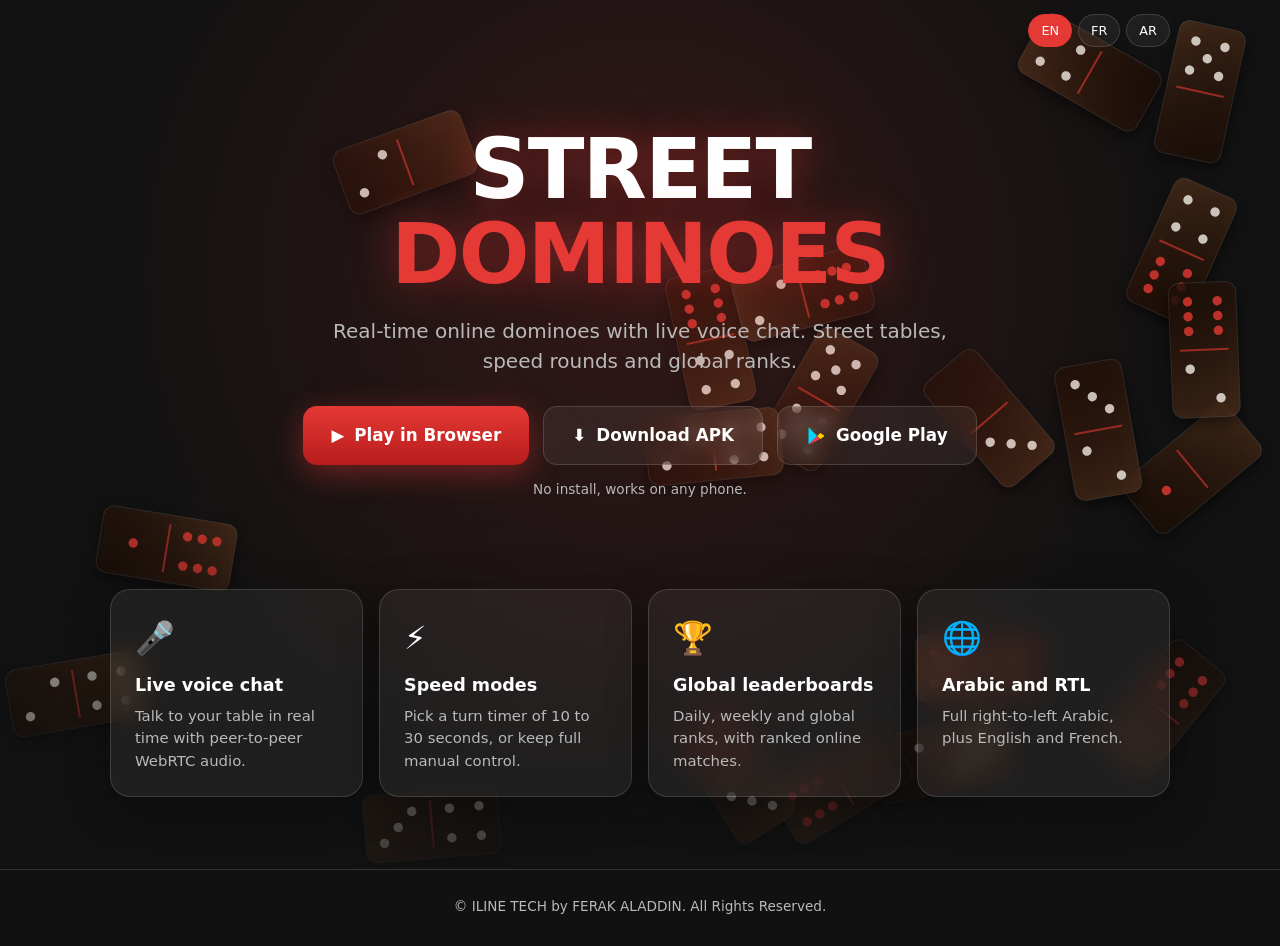
<file: landing/index.html>
<!doctype html>
<html lang="en">
<head>
<meta charset="utf-8">
<meta name="viewport" content="width=device-width,initial-scale=1,viewport-fit=cover">
<title>Street Dominoes - play online, voice chat, no download needed</title>
<meta name="description" content="Street Dominoes by ILINE TECH: real-time online dominoes with WebRTC voice chat, speed modes and global leaderboards. Play in your browser or download the Android APK.">
<meta name="theme-color" content="#121212">
<link rel="manifest" href="manifest.webmanifest">
<style>
:root{--bg:#121212;--red:#E53935;--red2:#b71c1c;--w:#fff;--mut:#b9b9b9;--gl:rgba(255,255,255,.06);--gb:rgba(255,255,255,.14)}
*{box-sizing:border-box;margin:0}
html{scroll-behavior:smooth}
body{background:var(--bg);color:var(--w);font-family:system-ui,-apple-system,"Segoe UI",Roboto,"Noto Sans Arabic",sans-serif;min-height:100vh;overflow-x:hidden;line-height:1.5}
#bg{position:fixed;inset:0;width:100%;height:100%;z-index:0;display:block}
body:before{content:"";position:fixed;inset:0;z-index:1;pointer-events:none;background:radial-gradient(ellipse at 50% 30%,rgba(229,57,53,.16),transparent 60%),linear-gradient(transparent 55%,rgba(18,18,18,.85))}
main,footer,header{position:relative;z-index:2}
header{display:flex;justify-content:space-between;align-items:center;padding:calc(14px + env(safe-area-inset-top,0px)) 20px 0;max-width:1100px;margin:auto}
.brand{font-weight:800;letter-spacing:.14em;font-size:.8rem;color:var(--mut)}
.brand b{color:var(--red)}
.lang{display:flex;gap:6px}
.lang button{background:var(--gl);border:1px solid var(--gb);color:var(--w);border-radius:999px;padding:6px 12px;font:inherit;font-size:.8rem;cursor:pointer}
.lang button[aria-pressed=true]{background:var(--red);border-color:var(--red)}
.hero{text-align:center;padding:9vh 20px 6vh;max-width:900px;margin:auto}
h1{font-size:clamp(2.6rem,9vw,5.2rem);line-height:1.02;font-weight:900;letter-spacing:-.02em;text-shadow:0 0 40px rgba(229,57,53,.45)}
h1 span{color:var(--red)}
.sub{color:var(--mut);font-size:clamp(1rem,2.6vw,1.25rem);max-width:640px;margin:18px auto 30px}
.cta{display:flex;gap:14px;justify-content:center;flex-wrap:wrap}
.btn{display:inline-flex;align-items:center;gap:10px;padding:16px 28px;border-radius:14px;font-weight:700;font-size:1.05rem;text-decoration:none;color:var(--w);transition:transform .15s,box-shadow .15s}
.btn:active{transform:scale(.97)}
.btn.p{background:linear-gradient(180deg,var(--red),var(--red2));box-shadow:0 8px 30px rgba(229,57,53,.4)}
.btn.p:hover{box-shadow:0 10px 38px rgba(229,57,53,.65)}
.btn.s{background:var(--gl);border:1px solid var(--gb);backdrop-filter:blur(10px);-webkit-backdrop-filter:blur(10px)}
.btn.s:hover{border-color:var(--red)}
.note{margin-top:14px;color:var(--mut);font-size:.85rem;min-height:1.3em}
.grid{display:grid;grid-template-columns:repeat(auto-fit,minmax(230px,1fr));gap:16px;max-width:1100px;margin:0 auto;padding:4vh 20px 8vh}
.card{background:var(--gl);border:1px solid var(--gb);border-radius:20px;padding:24px;backdrop-filter:blur(14px);-webkit-backdrop-filter:blur(14px);box-shadow:0 10px 40px rgba(0,0,0,.35);transition:transform .2s,border-color .2s}
.card:hover{transform:translateY(-4px);border-color:rgba(229,57,53,.6)}
.card i{font-style:normal;font-size:2rem;display:block;margin-bottom:10px}
.card h3{font-size:1.1rem;margin-bottom:6px}
.card p{color:var(--mut);font-size:.93rem}
footer{text-align:center;padding:26px 20px calc(30px + env(safe-area-inset-bottom,0px));color:var(--mut);font-size:.85rem;border-top:1px solid var(--gb);background:rgba(18,18,18,.7)}
#gpm{position:fixed;inset:0;z-index:20;display:flex;align-items:center;justify-content:center;padding:20px;background:rgba(0,0,0,.7)}#gpm[hidden]{display:none}.gpb{max-width:380px;width:100%;text-align:center;padding:30px 24px;border-radius:22px;background:rgba(30,30,30,.85);border:1px solid var(--gb);backdrop-filter:blur(16px);-webkit-backdrop-filter:blur(16px);box-shadow:0 20px 60px rgba(0,0,0,.6)}.gpb h2{font-size:1.35rem;margin:10px 0 20px}.gpb svg{display:block;margin:auto}
@media(prefers-reduced-motion:reduce){*{transition:none!important}}
</style>
<script id="sd-ref-landing">(function(){try{var r=new URLSearchParams(location.search).get("ref");if(r&&/^[A-Za-z0-9_]{4,32}$/.test(r)){localStorage.setItem("dm_ref",r);document.addEventListener("DOMContentLoaded",function(){var a=document.querySelectorAll("a[href]");for(var i=0;i<a.length;i++){var h=a[i].getAttribute("href")||"";if(/^\/play\/?(\?|$)/.test(h)||/street-dominoes\.pages\.dev\/play/.test(h)){a[i].setAttribute("href",h+(h.indexOf("?")<0?"?":"&")+"ref="+encodeURIComponent(r))}}})}}catch(e){}})();</script>
</head>
<body>
<canvas id="bg" aria-hidden="true"></canvas>
<header><div class="brand" aria-hidden="true"></div>
<div class="lang" role="group" aria-label="Language"><button data-l="en">EN</button><button data-l="fr">FR</button><button data-l="ar">AR</button></div></header>
<main>
<section class="hero">
<h1>STREET <span>DOMINOES</span></h1>
<p class="sub" data-t="sub"></p>
<div class="cta">
<a class="btn p" id="play" href="play">&#9654; <span data-t="play"></span></a>
<a class="btn s" id="apk" href="https://github.com/Aladdinweb/street-dominoes/releases/latest">&#11015; <span data-t="apk"></span></a>
<a class="btn s" id="gp" href="#gp" role="button"><svg width="20" height="20" viewBox="0 0 24 24" aria-hidden="true"><path fill="#00D7FE" d="M3.6 2.2 13.4 12 3.6 21.8c-.4-.2-.6-.6-.6-1.1V3.3c0-.5.2-.9.6-1.1z"/><path fill="#FFCE00" d="m17 15.6-3.6-3.6L17 8.4l4 2.3c.8.5.8 1.8 0 2.6z"/><path fill="#F5384A" d="M13.4 12 3.6 21.8c.4.2.9.2 1.4-.1L17 15.6z"/><path fill="#00F076" d="M17 8.4 5 2.3c-.5-.3-1-.3-1.4-.1z"/></svg> <span data-g="gp"></span></a>
</div>
<p class="note" id="note"></p>
</section>
<section class="grid">
<div class="card"><i>&#127908;</i><h3 data-t="c1h"></h3><p data-t="c1p"></p></div>
<div class="card"><i>&#9889;</i><h3 data-t="c2h"></h3><p data-t="c2p"></p></div>
<div class="card"><i>&#127942;</i><h3 data-t="c3h"></h3><p data-t="c3p"></p></div>
<div class="card"><i>&#127760;</i><h3 data-t="c4h"></h3><p data-t="c4p"></p></div>
</section>
</main>
<div id="gpm" hidden role="dialog" aria-modal="true" aria-labelledby="gpt"><div class="gpb"><svg width="46" height="46" viewBox="0 0 24 24" aria-hidden="true"><path fill="#00D7FE" d="M3.6 2.2 13.4 12 3.6 21.8c-.4-.2-.6-.6-.6-1.1V3.3c0-.5.2-.9.6-1.1z"/><path fill="#FFCE00" d="m17 15.6-3.6-3.6L17 8.4l4 2.3c.8.5.8 1.8 0 2.6z"/><path fill="#F5384A" d="M13.4 12 3.6 21.8c.4.2.9.2 1.4-.1L17 15.6z"/><path fill="#00F076" d="M17 8.4 5 2.3c-.5-.3-1-.3-1.4-.1z"/></svg><h2 id="gpt" data-g="soon"></h2><button class="btn p" id="gpok" type="button" data-g="ok"></button></div></div>
<footer>&copy; ILINE TECH by FERAK ALADDIN. All Rights Reserved.</footer>
<script>
(function(){
// invite links (?room=CODE) and old bookmarks go straight to the game
var q=location.search;if(/[?&](room|link)=/.test(q)){location.replace('play'+q+location.hash);return}
var T={
en:{sub:'Real-time online dominoes with live voice chat. Street tables, speed rounds and global ranks.',play:'Play in Browser',apk:'Download APK',nb:'No install, works on any phone.',
c1h:'Live voice chat',c1p:'Talk to your table in real time with peer-to-peer WebRTC audio.',c2h:'Speed modes',c2p:'Pick a turn timer of 10 to 30 seconds, or keep full manual control.',c3h:'Global leaderboards',c3p:'Daily, weekly and global ranks, with ranked online matches.',c4h:'Arabic and RTL',c4p:'Full right-to-left Arabic, plus English and French.'},
fr:{sub:'Dominos en ligne en temps reel avec chat vocal. Tables de rue, parties rapides et classements mondiaux.',play:'Jouer dans le navigateur',apk:'Telecharger l\u2019APK',nb:'Sans installation, sur tout telephone.',
c1h:'Chat vocal en direct',c1p:'Parlez a votre table en temps reel grace a l\u2019audio WebRTC pair a pair.',c2h:'Modes rapides',c2p:'Un minuteur de 10 a 30 secondes, ou le controle manuel complet.',c3h:'Classements mondiaux',c3p:'Classements quotidiens, hebdomadaires et mondiaux.',c4h:'Arabe et RTL',c4p:'Arabe de droite a gauche, plus anglais et francais.'},
ar:{sub:'\u062F\u0648\u0645\u064A\u0646\u0648 \u0623\u0648\u0646\u0644\u0627\u064A\u0646 \u0645\u0628\u0627\u0634\u0631 \u0645\u0639 \u062F\u0631\u062F\u0634\u0629 \u0635\u0648\u062A\u064A\u0629. \u0637\u0627\u0648\u0644\u0627\u062A \u0627\u0644\u0634\u0627\u0631\u0639 \u0648\u062C\u0648\u0644\u0627\u062A \u0633\u0631\u064A\u0639\u0629 \u0648\u062A\u0631\u062A\u064A\u0628 \u0639\u0627\u0644\u0645\u064A.',play:'\u0627\u0644\u0639\u0628 \u0641\u064A \u0627\u0644\u0645\u062A\u0635\u0641\u062D',apk:'\u062A\u062D\u0645\u064A\u0644 APK',nb:'\u0628\u062F\u0648\u0646 \u062A\u062B\u0628\u064A\u062A \u0648\u064A\u0639\u0645\u0644 \u0639\u0644\u0649 \u0623\u064A \u0647\u0627\u062A\u0641.',
c1h:'\u062F\u0631\u062F\u0634\u0629 \u0635\u0648\u062A\u064A\u0629 \u0645\u0628\u0627\u0634\u0631\u0629',c1p:'\u062A\u062D\u062F\u062B \u0645\u0639 \u0637\u0627\u0648\u0644\u062A\u0643 \u0641\u0648\u0631\u064B\u0627 \u0628\u0635\u0648\u062A WebRTC.',c2h:'\u0623\u0648\u0636\u0627\u0639 \u0633\u0631\u064A\u0639\u0629',c2p:'\u0645\u0624\u0642\u062A \u0645\u0646 10 \u0625\u0644\u0649 30 \u062B\u0627\u0646\u064A\u0629 \u0623\u0648 \u062A\u062D\u0643\u0645 \u064A\u062F\u0648\u064A \u0643\u0627\u0645\u0644.',c3h:'\u062A\u0631\u062A\u064A\u0628 \u0639\u0627\u0644\u0645\u064A',c3p:'\u062A\u0631\u062A\u064A\u0628 \u064A\u0648\u0645\u064A \u0648\u0623\u0633\u0628\u0648\u0639\u064A \u0648\u0639\u0627\u0644\u0645\u064A.',c4h:'\u0627\u0644\u0639\u0631\u0628\u064A\u0629 \u0648RTL',c4p:'\u062F\u0639\u0645 \u0643\u0627\u0645\u0644 \u0644\u0644\u0639\u0631\u0628\u064A\u0629 \u0645\u0639 \u0627\u0644\u0625\u0646\u062C\u0644\u064A\u0632\u064A\u0629 \u0648\u0627\u0644\u0641\u0631\u0646\u0633\u064A\u0629.'}};
var G={en:{gp:'Google Play',soon:'Coming Soon to Google Play Store!',ok:'OK'},fr:{gp:'Google Play',soon:'Bient\u00F4t sur Google Play Store !',ok:'OK'},ar:{gp:'Google Play',soon:'\u0642\u0631\u064A\u0628\u064B\u0627 \u0639\u0644\u0649 \u0645\u062A\u062C\u0631 Google Play!',ok:'\u062D\u0633\u0646\u064B\u0627'}};
var lang=(localStorage.getItem('dm_lang')||navigator.language||'en').slice(0,2);if(!T[lang])lang='en';
function setL(l){lang=l;try{localStorage.setItem('dm_lang',l)}catch(e){}var d=T[l];
document.documentElement.lang=l;document.documentElement.dir=l==='ar'?'rtl':'ltr';
document.querySelectorAll('[data-t]').forEach(function(n){n.textContent=d[n.dataset.t]});
document.querySelectorAll('[data-g]').forEach(function(n){n.textContent=G[l][n.dataset.g]});
document.getElementById('note').textContent=d.nb+(ver?' APK '+ver:'');
document.querySelectorAll('.lang button').forEach(function(b){b.setAttribute('aria-pressed',b.dataset.l===l)})}
var ver='';
document.querySelectorAll('.lang button').forEach(function(b){b.onclick=function(){setL(b.dataset.l)}});
setL(lang);
var gpm=document.getElementById('gpm'),gpBtn=document.getElementById('gp');
function gpOpen(e){if(e)e.preventDefault();gpm.hidden=false;document.getElementById('gpok').focus()}function gpClose(){gpm.hidden=true;gpBtn.focus()}
gpBtn.onclick=gpOpen;document.getElementById('gpok').onclick=gpClose;gpm.onclick=function(e){if(e.target===gpm)gpClose()};
addEventListener('keydown',function(e){if(e.key==='Escape'&&!gpm.hidden)gpClose()});
// latest APK straight from the GitHub release (no version hard-coded); falls back to the releases page
fetch('https://api.github.com/repos/Aladdinweb/street-dominoes/releases/latest').then(function(r){return r.ok?r.json():Promise.reject()}).then(function(j){
var a=(j.assets||[]).find(function(x){return /\.apk$/i.test(x.name)});if(a){document.getElementById('apk').href=a.browser_download_url;ver=j.tag_name||'';setL(lang)}}).catch(function(){});

// ---- domino physics background
var cv=document.getElementById('bg'),cx=cv.getContext('2d'),W,H,D,tiles=[],mx=-999,my=-999,run=true,rm=matchMedia('(prefers-reduced-motion:reduce)').matches;
function size(){D=Math.min(devicePixelRatio||1,2);W=innerWidth;H=innerHeight;cv.width=W*D;cv.height=H*D;cx.setTransform(D,0,0,D,0,0)}
function mk(){var s=Math.max(34,Math.min(W,H)*.075);return{x:Math.random()*W,y:Math.random()*H,vx:(Math.random()-.5)*.7,vy:(Math.random()-.5)*.7,a:Math.random()*6.28,va:(Math.random()-.5)*.012,s:s,p:[Math.random()*7|0,Math.random()*7|0]}}
var PIP={0:[],1:[[0,0]],2:[[-1,-1],[1,1]],3:[[-1,-1],[0,0],[1,1]],4:[[-1,-1],[1,-1],[-1,1],[1,1]],5:[[-1,-1],[1,-1],[0,0],[-1,1],[1,1]],6:[[-1,-1],[1,-1],[-1,0],[1,0],[-1,1],[1,1]]};
function draw(t){var w=t.s,h=t.s*2,r=w*.16;cx.save();cx.translate(t.x,t.y);cx.rotate(t.a);cx.globalAlpha=.8;
cx.shadowColor='rgba(0,0,0,.6)';cx.shadowBlur=14;cx.shadowOffsetY=6;
var g=cx.createLinearGradient(-w/2,-h/2,w/2,h/2);g.addColorStop(0,'#4a2e1b');g.addColorStop(.5,'#2e1a0e');g.addColorStop(1,'#1c0f07');
cx.fillStyle=g;cx.beginPath();cx.roundRect(-w/2,-h/2,w,h,r);cx.fill();cx.shadowColor='transparent';
cx.strokeStyle='rgba(255,255,255,.12)';cx.lineWidth=1;cx.stroke();
cx.strokeStyle='rgba(229,57,53,.75)';cx.lineWidth=2;cx.beginPath();cx.moveTo(-w*.36,0);cx.lineTo(w*.36,0);cx.stroke();
for(var k=0;k<2;k++){var cy=(k?1:-1)*h/4,u=w*.22;PIP[t.p[k]].forEach(function(d){cx.fillStyle=t.p[k]===6||t.p[k]===1?'#E53935':'#f4efe6';cx.beginPath();cx.arc(d[0]*u,cy+d[1]*u,w*.07,0,6.28);cx.fill()})}
cx.restore()}
function step(){if(!run)return;cx.clearRect(0,0,W,H);
for(var i=0;i<tiles.length;i++){var a=tiles[i];
for(var j=i+1;j<tiles.length;j++){var b=tiles[j],dx=b.x-a.x,dy=b.y-a.y,d=Math.hypot(dx,dy),m=(a.s+b.s)*.72;
if(d<m&&d>0){var nx=dx/d,ny=dy/d,o=(m-d)/2;a.x-=nx*o;a.y-=ny*o;b.x+=nx*o;b.y+=ny*o;
var rv=(b.vx-a.vx)*nx+(b.vy-a.vy)*ny;if(rv<0){a.vx+=nx*rv;a.vy+=ny*rv;b.vx-=nx*rv;b.vy-=ny*rv;a.va-=rv*.01;b.va+=rv*.01}}}
var px=a.x-mx,py=a.y-my,pd=Math.hypot(px,py);if(pd<140&&pd>0){a.vx+=px/pd*.12;a.vy+=py/pd*.12}
a.vx*=.999;a.vy*=.999;var sp=Math.hypot(a.vx,a.vy);if(sp>1.6){a.vx*=1.6/sp;a.vy*=1.6/sp}if(sp<.12){a.vx+=(Math.random()-.5)*.05;a.vy+=(Math.random()-.5)*.05}
a.x+=a.vx;a.y+=a.vy;a.a+=a.va;a.va*=.998;var e=a.s;
if(a.x<e){a.x=e;a.vx=Math.abs(a.vx)}if(a.x>W-e){a.x=W-e;a.vx=-Math.abs(a.vx)}if(a.y<e){a.y=e;a.vy=Math.abs(a.vy)}if(a.y>H-e){a.y=H-e;a.vy=-Math.abs(a.vy)}draw(a)}
requestAnimationFrame(step)}
function init(){size();var n=Math.max(8,Math.min(20,Math.round(W*H/52000)));tiles=[];for(var i=0;i<n;i++)tiles.push(mk());if(rm){tiles.forEach(draw)}else step()}
addEventListener('resize',function(){size();tiles.forEach(function(t){t.x=Math.min(t.x,W);t.y=Math.min(t.y,H)});if(rm){cx.clearRect(0,0,W,H);tiles.forEach(draw)}});
addEventListener('pointermove',function(e){mx=e.clientX;my=e.clientY});addEventListener('pointerleave',function(){mx=my=-999});
document.addEventListener('visibilitychange',function(){var was=run;run=!document.hidden;if(run&&!was&&!rm)step()});
init();
})();
</script>
</body>
</html>
</file>
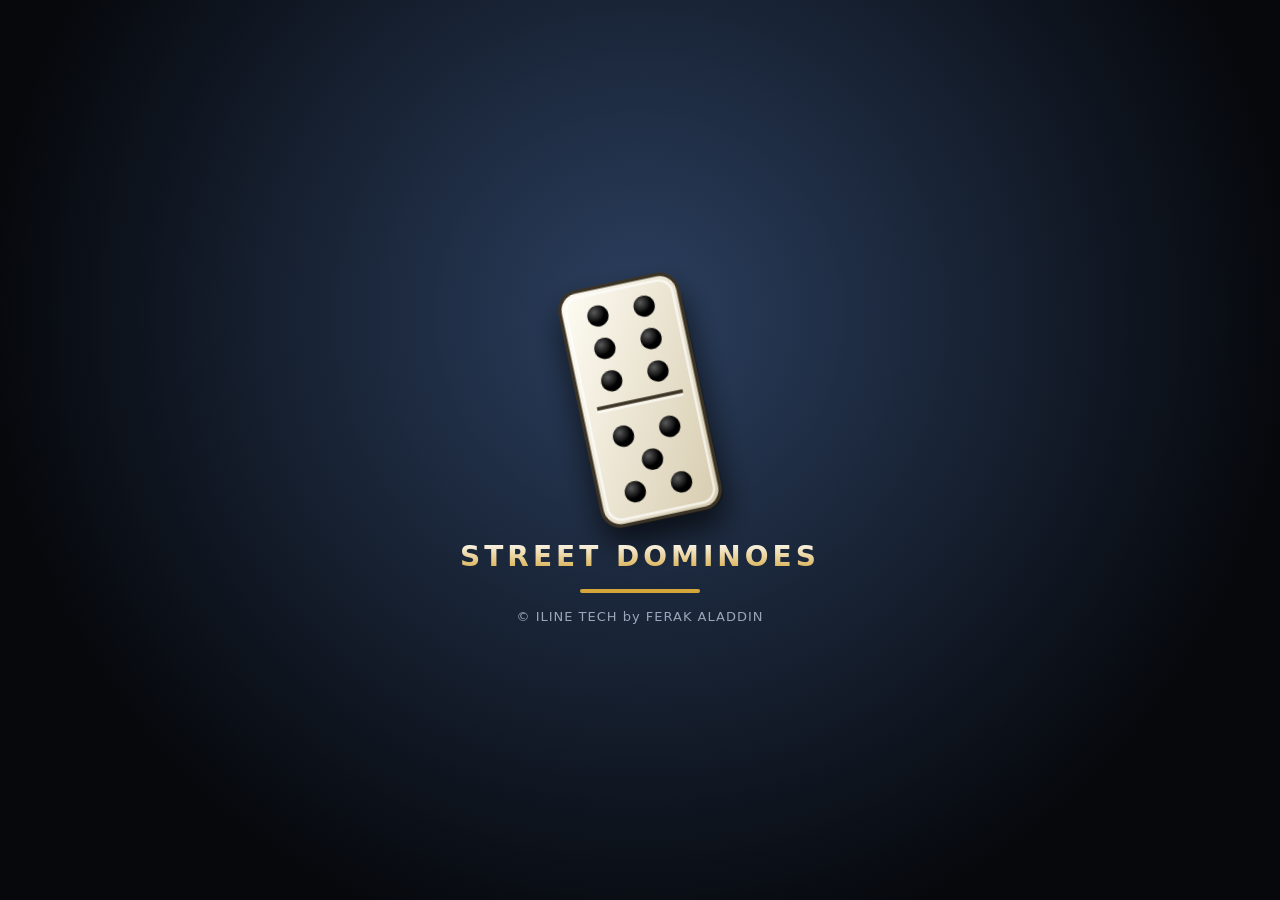
<file: pages/index.html>
<!DOCTYPE html><html lang="en"><head><meta charset="utf-8"><meta name="viewport" content="width=device-width, initial-scale=1, viewport-fit=cover"><title>Street Dominoes</title>
<style>
:root{--bg:#f6f3ec;--fg:#1d1d22;--card:#fff;--line:#d9d3c4;--ac:#5b4bd6;--mu:#6b6b76;--felt:#1f6b4a;color-scheme:light;box-sizing:border-box;padding-top:env(safe-area-inset-top,0px);padding-bottom:env(safe-area-inset-bottom,0px)}
@media(prefers-color-scheme:dark){:root:not([data-theme="light"]){--bg:#16161b;--fg:#f0eee8;--card:#23232b;--line:#3a3a46;--mu:#a0a0ad;--felt:#164a35;color-scheme:dark}}
:root[data-theme="dark"]{--bg:#16161b;--fg:#f0eee8;--card:#23232b;--line:#3a3a46;--mu:#a0a0ad;--felt:#164a35;color-scheme:dark}
*{box-sizing:border-box;-webkit-tap-highlight-color:transparent}
body{margin:0;background:var(--bg);color:var(--fg);font-family:system-ui,-apple-system,"Segoe UI",Tahoma,sans-serif;display:flex;justify-content:center}
#app{width:100%;max-width:460px;padding:8px}
.top{display:flex;justify-content:space-between;align-items:center;gap:6px;flex-wrap:wrap}
h1{margin:0;font-size:20px;letter-spacing:.5px;background:linear-gradient(#fff,#d4a63a);-webkit-background-clip:text;color:transparent}
.sm{padding:6px 10px;font-size:13px;background:var(--card);color:var(--fg);border:2px solid var(--line);border-radius:10px;font-weight:600;cursor:pointer}
.sm.on{border-color:var(--ac);color:var(--ac)}
.big{width:100%;margin-top:10px;padding:14px;border:0;border-radius:14px;background:var(--ac);color:#fff;font-size:17px;font-weight:700;cursor:pointer}
.big:disabled{opacity:.4}
#seats{display:grid;grid-template-columns:1fr 1fr;gap:10px;margin:14px 0}
.seat{padding:18px 8px;border-radius:14px;color:#fff;font-weight:700;font-size:16px;text-align:center;border:0;cursor:pointer;text-shadow:0 1px 2px #0006}
.seat.off{opacity:.3}
#hint{color:var(--mu);font-size:14px;margin-top:12px}
#chips{display:flex;gap:6px;flex-wrap:wrap;margin:10px 0 4px}
.chip{padding:5px 9px;border-radius:10px;border:2px solid var(--line);background:var(--card);font-size:13px;font-weight:700}
.chip.cu{border-color:var(--ac)}
#st{font-size:17px;font-weight:700;text-align:center;margin:8px 0;min-height:26px}
#ends{display:flex;justify-content:space-between;font-size:20px;font-weight:800;padding:6px 10px 0;color:#fff}
#chain{direction:ltr;position:relative;flex:1;min-height:0;overflow:hidden}#chain .t{position:absolute}
.t{display:flex;flex:none;background:#fffdf5;border:2px solid #333;border-radius:6px}
.t.h{width:48px;height:26px}.t.v{width:26px;height:48px;flex-direction:column}
.t.h .hf:first-child{border-right:2px solid #333}.t.v .hf:first-child{border-bottom:2px solid #333}
.hf{flex:1;display:grid;grid-template:repeat(3,1fr)/repeat(3,1fr);padding:2px;place-items:center}
.hf b{width:4px;height:4px;border-radius:50%}.hf b.d{background:#222}
#hand{display:flex;flex-wrap:wrap;gap:8px;margin-top:12px;justify-content:center;min-height:80px}
#hand .t.v{width:38px;height:74px}#hand .hf b{width:7px;height:7px}
.pl{cursor:pointer;border-color:var(--ac);transform:translateY(-4px)}.np{opacity:.45}.sel{outline:3px solid var(--ac)}
#ctl{display:flex;gap:8px}
#ctl .big{margin-top:10px}
:root:root:root{--bg:#0a0d13;--fg:#f1f1f4;--card:#1a2130;--line:#2c3648;--mu:#9aa6bb;--ac:#d4a63a;--stone:#fffdf5;--stone2:#e9e2cf;--pip:#222;--sb:#333;--felt2:#2a8a62;color-scheme:dark}
body{background:radial-gradient(circle at 50% -10%,#24344d,#0a0d13 70%) fixed;color:var(--fg);min-height:100vh}
.t{background:linear-gradient(145deg,var(--stone),var(--stone2));border-color:var(--sb);box-shadow:inset 0 0 0 1px #fff6,0 2px 4px #0007}
.t.h .hf:first-child{border-right-color:var(--sb)}.t.v .hf:first-child{border-bottom-color:var(--sb)}
.hf b.d{background:var(--pip)}
.t.pl{border-color:#4ade80;box-shadow:0 0 10px #4ade8099}.t.sel{outline-color:#4ade80}
.big{background:linear-gradient(#e6b94a,#b8861d);color:#1a1205;box-shadow:0 3px 0 #7a5812}
.seat input{width:100%;background:#0006;border:1px solid #fff4;border-radius:8px;color:#fff;padding:7px;text-align:center;font-weight:700;margin-bottom:8px;font-size:15px}
.seat button{border:0;border-radius:8px;padding:9px;width:100%;font-weight:700;background:#000a;color:#fff;cursor:pointer;font-size:14px}
.seatrow{display:flex;justify-content:center;margin:6px 0}.seatrow:empty{display:none}
.pb{display:flex;align-items:center;gap:8px;padding:4px 12px 4px 4px;border-radius:999px;background:linear-gradient(#1d2433,#0e121b);border:2px solid var(--c);color:var(--c);font-weight:800;font-size:14px;box-shadow:0 3px 10px #0008}
.pb small{font-weight:700;opacity:.9;display:flex;align-items:center;gap:3px}
.pb .av{width:30px;height:30px;border-radius:50%;background:var(--c);color:#0b0e13;display:grid;place-items:center;font-size:15px;flex:none}
.pb.act{box-shadow:0 0 0 2px #fff3,0 0 18px var(--c);animation:gl 1s infinite alternate}
@keyframes gl{to{box-shadow:0 0 0 2px #fff5,0 0 4px var(--c)}}
.sv{display:flex;align-items:center}
.sv .pb{writing-mode:vertical-rl;padding:6px 4px;border-radius:16px;gap:6px}
.sv .pb .av,.sv .pb small{writing-mode:horizontal-tb}.sv .pb small{flex-direction:column;font-size:12px}
#mid{display:flex;gap:4px;align-items:stretch}
#tw{flex:1;min-width:0;background:radial-gradient(ellipse at 50% 45%,var(--felt2),var(--felt) 78%);border:5px solid #5a3a1e;border-radius:18px;box-shadow:inset 0 0 30px #0009,0 6px 18px #0008;overflow:hidden}
.yd{font-size:12px;opacity:.85;align-self:center;font-weight:700}
#splash{position:fixed;inset:0;z-index:99;display:flex;flex-direction:column;align-items:center;justify-content:center;gap:16px;background:radial-gradient(circle at 50% 35%,#2b3f5f,#06080c 75%);transition:opacity .6s,transform .6s}
#splash.out{opacity:0;transform:scale(1.08);pointer-events:none}
#splash svg{width:130px;filter:drop-shadow(0 18px 16px #000a);animation:drop 1.1s cubic-bezier(.2,1.4,.4,1) both}
@keyframes drop{from{transform:translateY(-140px) rotate(-70deg) scale(.6);opacity:0}to{transform:rotate(-12deg)}}
#splash h2{margin:0;font-size:28px;letter-spacing:4px;text-transform:uppercase;background:linear-gradient(#fff,#d4a63a);-webkit-background-clip:text;color:transparent;animation:fd 1s .5s both}
#splash p{margin:0;color:#9aa6bb;font-size:13px;letter-spacing:1px;animation:fd 1s 1s both}
.ld{width:120px;height:4px;background:#ffffff22;border-radius:4px;overflow:hidden}.ld i{display:block;height:100%;width:0;background:#d4a63a;animation:ldb 2.4s linear forwards}
@keyframes fd{from{opacity:0;transform:translateY(8px)}}@keyframes ldb{to{width:100%}}
#set{position:fixed;inset:0;z-index:50;background:#000a;display:flex;align-items:flex-end;justify-content:center}#set[hidden]{display:none}
#sp{width:100%;max-width:460px;background:#141a26;border-radius:22px 22px 0 0;padding:18px;border-top:2px solid var(--ac)}
#sp h3{margin:0 0 6px}#sp label{display:block;font-weight:700;margin:14px 0 8px;font-size:14px;color:var(--mu)}#sp input[type=range]{width:100%}
.sw{display:flex;gap:10px;flex-wrap:wrap}.sw i{width:38px;height:38px;border-radius:50%;border:3px solid #fff3;cursor:pointer}.sw i.on{border-color:#fff}
[hidden]{display:none!important}
#app{height:100vh;height:100dvh;display:flex;flex-direction:column}
#game{flex:1;min-height:0;display:flex;flex-direction:column}#setup{flex:1;overflow:auto}
.top{flex-wrap:nowrap;min-height:38px}
#st{flex:1;font-size:15px;text-align:start;margin:0;min-height:0;padding:0 8px;white-space:nowrap;overflow:hidden;text-overflow:ellipsis}
.seatrow{margin:4px 0;min-height:42px;align-items:center}
#mid{flex:1;min-height:0}#tw{display:flex;flex-direction:column}
#ctl{min-height:50px;align-items:center}#ctl .big{margin:4px 0;padding:10px;font-size:15px}
#hand{flex-wrap:nowrap;overflow-x:auto;justify-content:safe center;margin-top:2px;height:84px;min-height:0;align-items:flex-end;padding:8px 4px 4px}
#hand .t.v{width:36px;height:68px}
#again{display:none!important}
.big.alt{background:linear-gradient(#2c3648,#1a2130);color:#f1f1f4;box-shadow:0 3px 0 #0a0d13}
.chips b{padding:8px 14px;border-radius:10px;border:2px solid var(--line);background:var(--card);font-weight:700;cursor:pointer;font-size:14px}.chips b.on{border-color:var(--ac);color:var(--ac)}
#sp{max-height:90vh;overflow:auto}
#res{position:fixed;inset:0;z-index:60;background:#000b;display:flex;align-items:center;justify-content:center;padding:12px}
#rs{width:100%;max-width:440px;max-height:92vh;overflow:auto;background:#141a26;border:2px solid var(--ac);border-radius:20px;padding:16px}
#rs h3{margin:0 0 8px;font-size:18px}.mw{background:#d4a63a22;border:1px solid var(--ac);color:#f2d27a;border-radius:10px;padding:8px;font-weight:800;margin-bottom:8px;text-align:center}
.rr{background:#1a2130;border:1px solid var(--line);border-radius:12px;padding:8px 10px;margin-bottom:8px}.rr.w{border-color:#4ade80}
.rh{display:flex;justify-content:space-between;gap:8px;font-size:14px;align-items:baseline}.rh span{color:var(--mu)}.rh .tot{font-size:20px;font-weight:800;color:var(--ac)}.rh small{color:#4ade80;font-size:12px}
.mini{display:flex;gap:3px;flex-wrap:wrap;margin-top:6px}
.seat{background:linear-gradient(#1d2433,#0e121b);border:2px solid var(--c);color:var(--c);text-shadow:none;position:relative;box-shadow:0 3px 10px #0008}
.seat input{color:var(--c);border-color:var(--c)}
.seat button{background:#0008;color:var(--c);border:1px solid var(--c)}
.ps{position:absolute;top:6px;inset-inline-start:9px;font-size:14px;opacity:.85}.mini .t.h{width:34px;height:18px;border-width:1.5px}.mini .hf{padding:1px}.mini .hf b{width:3px;height:3px}
#nt{margin:6px 0}#up{position:fixed;inset:0;z-index:70;background:#000b;display:flex;align-items:center;justify-content:center;padding:12px}#upp{width:100%;max-width:400px;background:#141a26;border:2px solid var(--ac);border-radius:20px;padding:18px}#upp h3{margin:0 0 8px}#upp h2{text-align:center;color:var(--ac)}.lanb{background:#1a2130;border:1px solid var(--line);border-radius:12px;padding:12px;margin:10px 0;line-height:1.6}.lanb input{width:100%;padding:12px;border-radius:10px;border:2px solid var(--line);background:#0e121b;color:#fff;font-size:18px;text-align:center;margin:8px 0}

:root:root:root{--tbl:#1f6b4a;--tx:#fff;--bd:#5a3a1e}
#tw{background:var(--tbl);border-color:var(--bd)}#ends{color:var(--tx)}
.tg{display:grid;grid-template-columns:repeat(2,1fr);gap:8px}.th{border:2px solid var(--line);border-radius:12px;padding:6px;cursor:pointer;display:flex;flex-direction:column;gap:4px}.th.on{border-color:var(--ac)}.th span{display:block;height:34px;border-radius:8px}.th small{font-size:12px;text-align:center;color:var(--fg)}
.pni{width:100%;padding:11px;border-radius:10px;border:2px solid var(--line);background:#0e121b;color:#fff;font-size:16px;margin-bottom:8px}.ag b{padding:5px 9px;font-size:20px;border-radius:50%}
.sa{position:absolute;top:2px;inset-inline-end:8px;font-size:22px;cursor:pointer}
.bar{height:8px;background:#ffffff22;border-radius:6px;overflow:hidden;margin:6px 0}.bar i{display:block;height:100%}
#menu{flex:1;display:flex;flex-direction:column;justify-content:center;gap:14px;padding:10px}#menu .big{margin:0;padding:18px;font-size:18px}
.big.dis{opacity:.6;background:linear-gradient(#2c3648,#1a2130);color:#9aa6bb;box-shadow:none}.soon{display:block;font-size:12px;color:#f2d27a;margin-top:4px;font-weight:700}
.pcard{display:flex;align-items:center;gap:10px;background:#1a2130;border:1px solid var(--line);border-radius:14px;padding:10px 14px;cursor:pointer;margin-bottom:8px}.pcard .av2{font-size:30px}.pcard small{margin-inline-start:auto;color:var(--mu)}
#bk{margin:4px 0}

.fd{width:24px;height:44px;border-radius:5px;background:repeating-linear-gradient(45deg,#2b3a55 0 4px,#223048 4px 8px);border:2px solid #0b1220;box-shadow:inset 0 0 0 1px #5d7396,0 2px 3px #0008;flex:none}
.fd.e{visibility:hidden}.fd.hd{width:36px;height:68px}
.yw{display:flex;flex-direction:column;align-items:center;gap:4px}.yw small{font-size:10px;color:#fff;opacity:.85}
.yard{display:grid;grid-template-columns:repeat(2,24px);gap:5px}
.yard.in .fd{animation:yin .35s both}
.yard.cd .fd:not(.e){cursor:pointer;border-color:#4ade80;animation:ypl .8s infinite alternate}
@keyframes yin{from{opacity:0;transform:translateX(30px) scale(.7)}}@keyframes ypl{to{transform:translateY(-3px);box-shadow:0 0 8px #4ade80}}
.hnt{width:100%;text-align:center;font-weight:700;font-size:14px;color:#4ade80;animation:ypl .8s infinite alternate}
#fx{position:fixed;inset:0;z-index:40;pointer-events:none;overflow:hidden}#fx.act{pointer-events:auto}
#fx .fly{position:fixed;left:0;top:0;will-change:transform}
#fx .fly .hand{position:absolute;left:50%;top:-44px;margin-left:-25px;filter:drop-shadow(0 4px 4px #0008)}
#fx .shuf{position:fixed;width:0;height:0}.orb{position:absolute;left:0;top:0;animation:orb .7s linear 3}
.orb .fd.o{position:absolute;left:-12px;top:-22px}
.shuf .hand{position:absolute;left:-25px;top:-40px;filter:drop-shadow(0 4px 4px #0008);animation:stir .7s linear 3}
@keyframes orb{to{transform:rotate(360deg)}}
@keyframes stir{from{transform:rotate(0deg) translateX(26px) rotate(0deg)}to{transform:rotate(360deg) translateX(26px) rotate(-360deg)}}
.thud{animation:thud .25s}@keyframes thud{0%{transform:scale(1.14)}60%{transform:scale(.94)}100%{transform:scale(1)}}
.dl{animation:flp .45s ease-out both}@keyframes flp{from{transform:rotateY(90deg) scale(.8);opacity:0}}

#ft{flex:none;text-align:center;font-size:10px;color:#6b7690;padding:3px 0;letter-spacing:.3px}.ftm{text-align:center;font-size:10px;color:#6b7690;margin-top:10px}
.rxg{display:grid;grid-template-columns:repeat(4,1fr);gap:8px}.rxg b{font-size:30px;text-align:center;padding:8px;border-radius:12px;background:#1a2130;border:1px solid var(--line);cursor:pointer}
.rxp{display:flex;flex-wrap:wrap;gap:8px;margin:10px 0}.rxp b{padding:10px 14px;border-radius:20px;background:#1a2130;border:1px solid var(--ac);cursor:pointer;font-size:16px;direction:rtl}
#fx .rx{position:fixed;transform:translate(-50%,-100%);background:#fff;color:#111;border-radius:16px;padding:6px 12px;font-weight:800;font-size:19px;box-shadow:0 4px 14px #0009;animation:rxa 2.4s ease-out forwards;white-space:nowrap;direction:rtl;pointer-events:none}
#fx .rx.em{font-size:34px;padding:2px 10px}
#fx .rx::after{content:'';position:absolute;left:50%;bottom:-7px;margin-left:-7px;border:7px solid transparent;border-bottom:0;border-top-color:#fff}
@keyframes rxa{0%{opacity:0;transform:translate(-50%,-60%) scale(.4)}12%{opacity:1;transform:translate(-50%,-100%) scale(1.15)}22%{transform:translate(-50%,-100%) scale(1)}80%{opacity:1}100%{opacity:0;transform:translate(-50%,-180%) scale(1)}}
.shk{animation:shk .3s}@keyframes shk{20%{transform:translate(-3px,2px)}40%{transform:translate(3px,-2px)}60%{transform:translate(-2px,-1px)}80%{transform:translate(2px,1px)}}

#hand .t{touch-action:pan-x;user-select:none;-webkit-user-select:none}.drg{opacity:.25}
.dg{position:fixed;width:38px;height:68px;z-index:60;pointer-events:none;transform:scale(1.25) rotate(-4deg);box-shadow:0 10px 18px #000a;opacity:.95;flex-direction:column}
.eh{position:fixed;border:3px dashed #4ade80;border-radius:10px;pointer-events:none;animation:ypl .7s infinite alternate;box-shadow:0 0 12px #4ade8099}
.eh.hot{border-style:solid;background:#4ade8033;box-shadow:0 0 18px #4ade80}
#rcb{position:fixed;top:44px;left:50%;transform:translateX(-50%);background:#d4a63a;color:#1a1205;font-weight:800;padding:6px 14px;border-radius:14px;z-index:45;font-size:13px;box-shadow:0 3px 10px #0008}
.rcode{font-size:34px;font-weight:800;letter-spacing:6px;text-align:center;color:var(--ac)}

#pm{position:fixed;inset:0;z-index:55;background:#000a;display:flex;align-items:flex-end;justify-content:center}
#pp{width:100%;max-width:460px;max-height:92vh;overflow:auto;background:#141a26;border-radius:22px 22px 0 0;padding:18px;border-top:2px solid var(--ac)}
.pmh{display:flex;gap:12px;align-items:center;margin-bottom:8px}.pav{font-size:42px;background:#1a2130;border:2px solid var(--ac);border-radius:50%;width:72px;height:72px;display:grid;place-items:center;flex:none}
.ttl{color:var(--ac);font-weight:800;margin:2px 2px 0}
.sg{display:grid;grid-template-columns:repeat(3,1fr);gap:8px;margin:12px 0}.sg div{background:#1a2130;border:1px solid var(--line);border-radius:12px;padding:8px 4px;text-align:center}.sg b{display:block;font-size:19px}.sg span{font-size:11px;color:var(--mu)}
#ov{position:fixed;inset:0;z-index:65;background:#000c;display:flex;align-items:center;justify-content:center;padding:14px}
#ovp{width:100%;max-width:420px;max-height:92vh;overflow:auto;background:linear-gradient(#10141d,#0a0d13);border:3px solid #f2c14e;border-radius:20px;padding:16px;text-align:center;animation:glowp 1.3s ease-in-out infinite alternate}
@keyframes glowp{from{box-shadow:0 0 10px #f2c14e66,inset 0 0 8px #f2c14e22}to{box-shadow:0 0 34px #f2c14ecc,inset 0 0 18px #f2c14e44}}
.bkt{font-size:30px;font-weight:900;color:#f2c14e;letter-spacing:1px;animation:bkp 1.3s ease-in-out infinite alternate}@keyframes bkp{from{transform:scale(1)}to{transform:scale(1.07)}}
.bks{color:var(--mu);margin:4px 0 10px}.bkc{background:#1a2130;border:2px solid var(--line);border-radius:12px;padding:8px 10px;margin-bottom:8px;text-align:start}.bkc.w{box-shadow:0 0 12px #4ade8066}
.vh{position:relative;text-align:center;padding:10px 0 6px;animation:vpop .6s cubic-bezier(.2,1.4,.4,1) both}@keyframes vpop{0%{transform:scale(.3);opacity:0}60%{transform:scale(1.12);opacity:1}100%{transform:scale(1)}}
.vt{font-size:21px;font-weight:900;color:#f2d27a}.vp{font-size:34px;font-weight:900;color:#4ade80;margin-top:2px}
.spk{position:absolute;left:50%;top:42%;width:0;height:0}.sp{position:absolute;width:6px;height:6px;margin:-3px;border-radius:50%;background:#f2d27a;box-shadow:0 0 8px #f2c14e;animation:spk 1s ease-out both}
@keyframes spk{from{transform:rotate(var(--a)) translateX(0);opacity:1}to{transform:rotate(var(--a)) translateX(var(--d));opacity:0}}
.ttl2{font-style:normal;color:var(--ac);font-size:12px}

#cin{position:absolute;left:0;top:0;transform-origin:0 0;transition:transform .3s ease;will-change:transform;backface-visibility:hidden}
#cin .cw{position:absolute;left:0;top:0;transition:transform .3s ease;will-change:transform;backface-visibility:hidden;transform:translate3d(0,0,0)}
#cin .cw .t{transform:translateZ(0)}
#cin .cw .t{position:static;width:100%;height:100%}
.pas{position:fixed;transform:translateY(-50%);background:#f2c14e;color:#1a1205;font-weight:900;font-size:12px;letter-spacing:1px;padding:4px 10px;border-radius:10px;box-shadow:0 3px 10px #0009;animation:pasa 1.5s ease both;pointer-events:none;white-space:nowrap}
@keyframes pasa{0%{opacity:0;transform:translateY(-50%) scale(.6)}12%{opacity:1;transform:translateY(-50%) scale(1.12)}22%{transform:translateY(-50%) scale(1)}82%{opacity:1}100%{opacity:0}}

.mic{width:26px;height:26px;border-radius:50%;border:1px solid var(--c);background:#0008;color:#fff;font-size:13px;display:grid;place-items:center;cursor:pointer;padding:0;flex:none}
.mic.on{background:#16a34a;border-color:#4ade80}.mic.mu{background:#7f1d1d;border-color:#f87171}.mic.off{opacity:.45}.sv .pb .mic{writing-mode:horizontal-tb}
</style><link rel="stylesheet" href="ux-layer.css">
<style id="sd133">/* v1.3.3: friends window + invite banner */
#frm .lbp{box-sizing:border-box;max-height:calc(100vh - 24px);max-height:calc(100dvh - env(safe-area-inset-top,0px) - env(safe-area-inset-bottom,0px) - 24px);overflow-y:auto;overscroll-behavior:contain;-webkit-overflow-scrolling:touch}
#frm .lbp,#frm .lbp *{-webkit-backdrop-filter:none!important;backdrop-filter:none!important}
#frm .lbr{contain:layout style}
#inb.ring{animation:sdring .9s ease-out 1}
@keyframes sdring{0%{box-shadow:0 0 0 0 rgba(220,40,40,.65)}100%{box-shadow:0 0 0 16px rgba(220,40,40,0)}}
</style>
<link rel="manifest" href="manifest.webmanifest">
<!-- sd124:begin -->
<meta name="theme-color" content="#0b0b0d">
<script src="sd-voice.js"></script>
<script src="sd-layout.js"></script>
<!-- sd124:end -->
</head><body>
<div id="splash"><svg viewBox="0 0 110 210"><defs><linearGradient id="g1" x1="0" y1="0" x2="1" y2="1"><stop offset="0" stop-color="#fffdf5"/><stop offset="1" stop-color="#d6cbae"/></linearGradient><radialGradient id="g2" cx=".35" cy=".3"><stop offset="0" stop-color="#5a5a5a"/><stop offset="1" stop-color="#000"/></radialGradient></defs><rect x="10" y="12" width="98" height="196" rx="16" fill="#000" opacity=".35"/><rect x="4" y="4" width="102" height="202" rx="16" fill="url(#g1)" stroke="#3a3326" stroke-width="3"/><rect x="9" y="9" width="92" height="192" rx="12" fill="none" stroke="#fff" stroke-opacity=".7" stroke-width="2"/><line x1="18" y1="105" x2="92" y2="105" stroke="#3a3326" stroke-width="3"/><line x1="18" y1="108" x2="92" y2="108" stroke="#fff" stroke-opacity=".8" stroke-width="1.5"/><g fill="url(#g2)"><circle cx="35" cy="28" r="9"/><circle cx="75" cy="28" r="9"/><circle cx="35" cy="56" r="9"/><circle cx="75" cy="56" r="9"/><circle cx="35" cy="84" r="9"/><circle cx="75" cy="84" r="9"/><circle cx="35" cy="132" r="9"/><circle cx="75" cy="132" r="9"/><circle cx="55" cy="156" r="9"/><circle cx="35" cy="180" r="9"/><circle cx="75" cy="180" r="9"/></g></svg><h2>Street Dominoes</h2><div class="ld"><i></i></div><p>© ILINE TECH by FERAK ALADDIN</p></div>
<div id="set" hidden><div id="sp"></div></div>
<div id="res" hidden><div id="rs"></div></div>
<div id="up" hidden><div id="upp"></div></div>
<div id="fx"></div>
<div id="rcb" hidden></div>
<div id="pm" hidden><div id="pp"></div></div>
<div id="ov" hidden><div id="ovp"></div></div>
<div id="app">
<div class="top"><h1 id="ti"></h1><div id="st"></div><div id="bar"></div></div>
<div id="menu" hidden></div>
<div id="setup" hidden><button class="sm" id="bk"></button><div class="sw chips" id="nt"></div><div class="sw chips" id="gmr"></div><div id="cmr"></div><div id="hint"></div><div id="lan"></div><div id="seats"></div><button class="big" id="go"></button></div>
<div id="game" hidden><div class="seatrow" id="sT"></div>
<div id="mid"><div class="sv" id="sL"></div><div id="tw"><div id="ends"></div><div id="chain"></div></div><div class="sv" id="sR"></div></div>
<div class="seatrow" id="sB"></div><div id="ctl"></div><div id="hand"></div>
<button class="big" id="again" hidden style="background:#1f9d55"></button></div>
<div id="ft"></div>
</div>
<script>
const T={
en:{ti:'Street Dominoes',hint:'Tap a color to switch: Human → Bot → Off. With several humans, the phone is passed and tiles stay hidden between turns.',h:'Human',b:'Bot',o:'Off',start:'Start game',pl:'Player',play:'Play a tile',nomove:'No matching tile',draw:'Draw tile',pass:'Pass',show:'show my tiles',win:'wins the round! 🏆',blocked:'(blocked game)',again:'Next round',menu:'Menu',left:'Left',right:'Right',yard:'Boneyard'},
fr:{ti:'Street Dominoes',hint:'Touchez une couleur : Humain → Bot → Off. Avec plusieurs humains, passez le téléphone : les dominos sont cachés entre les tours.',h:'Humain',b:'Bot',o:'Off',start:'Commencer',pl:'Joueur',play:'Jouez un domino',nomove:'Aucun domino possible',draw:'Piocher',pass:'Passer',show:'voir mes dominos',win:'gagne la manche ! 🏆',blocked:'(partie bloquée)',again:'Manche suivante',menu:'Menu',left:'Gauche',right:'Droite',yard:'Pioche'},
ar:{ti:'Street Dominoes',hint:'المس لونًا للتبديل: لاعب ← كمبيوتر ← إيقاف. مع عدة لاعبين تُخفى القطع بين الأدوار فمرّروا الهاتف.',h:'لاعب',b:'كمبيوتر',o:'إيقاف',start:'ابدأ اللعب',pl:'اللاعب',play:'العب قطعة',nomove:'لا توجد قطعة مناسبة',draw:'اسحب قطعة',pass:'تخطَّ',show:'أظهر قطعي',win:'يفوز بالجولة! 🏆',blocked:'(لعبة مغلقة)',again:'الجولة التالية',menu:'القائمة',left:'يسار',right:'يمين',yard:'المخزون'}};
const T2={en:{lLocal:'Local',lHost:'Host LAN',lJoin:'Join LAN',lIp:'Your address',lWait:'Friends join with this address on the same Wi-Fi. Set their seats to 📡 below.',lWaitS:'waiting…',lConn:'connected',lFriend:'Friend',lJoinGo:'Connect',lWh:'Waiting for the host to start…',lHostLeft:'The host closed the game.',lFull:'Room is full.',lFail:'Could not connect.',ver:'Version',upCheck:'Check for updates',upNew:'Update available',upNow:'Update now',upLater:'Later',upOk:'OK',upDl:'Downloading…',upNone:'You have the latest version.',upErr:'Update failed',upPerm:'Allow installing from this app, then tap Update again.',lng:'Language',tgt:'Target score',mwin:'wins the match!',pips:'pips',cont:'Continue with current scores',newp:'New players',rematch:'Rematch (reset scores)',hint:'Type a name, then tap the mode button: Human → Bot → Off. With several humans, pass the phone — tiles stay hidden between turns.',set:'Settings',snd:'Sound volume',tcl:'Table color',scl:'Stone color',close:'Done'},fr:{lLocal:'Local',lHost:'Héberger LAN',lJoin:'Rejoindre LAN',lIp:'Votre adresse',lWait:'Les amis rejoignent avec cette adresse sur le même Wi-Fi. Mettez leurs places sur 📡 ci-dessous.',lWaitS:'en attente…',lConn:'connecté',lFriend:'Ami',lJoinGo:'Connecter',lWh:'En attente du démarrage par l’hôte…',lHostLeft:'L’hôte a fermé la partie.',lFull:'Salle pleine.',lFail:'Connexion impossible.',ver:'Version',upCheck:'Rechercher une mise à jour',upNew:'Mise à jour disponible',upNow:'Mettre à jour',upLater:'Plus tard',upOk:'OK',upDl:'Téléchargement…',upNone:'Vous avez la dernière version.',upErr:'Échec de la mise à jour',upPerm:'Autorisez l’installation depuis cette application, puis touchez Mettre à jour.',lng:'Langue',tgt:'Score cible',mwin:'remporte la partie !',pips:'points',cont:'Continuer avec les scores actuels',newp:'Nouveaux joueurs',rematch:'Revanche (scores remis à zéro)',hint:'Saisissez un nom puis touchez le mode : Humain → Bot → Off. Avec plusieurs humains, passez le téléphone : les dominos restent cachés entre les tours.',set:'Paramètres',snd:'Volume du son',tcl:'Couleur de la table',scl:'Couleur des dominos',close:'Terminé'},ar:{lLocal:'محلي',lHost:'استضافة LAN',lJoin:'انضمام LAN',lIp:'عنوانك',lWait:'ينضم الأصدقاء بهذا العنوان على نفس شبكة الواي فاي. اجعل مقاعدهم 📡 أدناه.',lWaitS:'بالانتظار…',lConn:'متصل',lFriend:'صديق',lJoinGo:'اتصال',lWh:'بانتظار بدء المضيف…',lHostLeft:'أغلق المضيف اللعبة.',lFull:'الغرفة ممتلئة.',lFail:'تعذّر الاتصال.',ver:'الإصدار',upCheck:'التحقق من التحديثات',upNew:'يتوفر تحديث',upNow:'حدّث الآن',upLater:'لاحقًا',upOk:'حسنًا',upDl:'جارٍ التنزيل…',upNone:'لديك أحدث إصدار.',upErr:'فشل التحديث',upPerm:'اسمح بالتثبيت من هذا التطبيق ثم المس تحديث مرة أخرى.',lng:'اللغة',tgt:'النقاط المستهدفة',mwin:'يفوز بالمباراة!',pips:'نقطة',cont:'متابعة بالنتيجة الحالية',newp:'لاعبون جدد',rematch:'إعادة (تصفير النتيجة)',hint:'اكتب اسمًا ثم المس زر النمط: لاعب ← كمبيوتر ← إيقاف. مع عدة لاعبين مرّروا الهاتف، فالقطع تُخفى بين الأدوار.',set:'الإعدادات',snd:'مستوى الصوت',tcl:'لون الطاولة',scl:'لون القطع',close:'تم'}};
for(const k in T2)Object.assign(T[k],T2[k]);
const T3={
en:{mSolo:'Solo Game (BOT)',mLan:'Multiplayer / LAN',mOnline:'Online Multiplayer',mSoon:'Not Available Now — Coming Soon',mBack:'Back',team:'Team',rem:'Remaining',sbT:'Scoreboard',tiles:'Stones left',drw:'Draw — no points 🤝',prof:'Profile (name & avatar)',hint:'Teams: Bottom + Top vs Left + Right. Tap a seat’s mode button: Human → Bot (→ Friend on LAN). With several humans on one phone, tiles stay hidden between turns.'},
fr:{mSolo:'Partie solo (BOT)',mLan:'Multijoueur / LAN',mOnline:'Multijoueur en ligne',mSoon:'Indisponible pour le moment — Bientôt',mBack:'Retour',team:'Équipe',rem:'Restant',sbT:'Tableau des scores',tiles:'Dominos restants',drw:'Match nul — aucun point 🤝',prof:'Profil (nom et avatar)',hint:'Équipes : Bas + Haut contre Gauche + Droite. Touchez le mode d’une place : Humain → Bot (→ Ami en LAN). Avec plusieurs humains sur un téléphone, les dominos restent cachés entre les tours.'},
ar:{mSolo:'لعبة فردية (روبوت)',mLan:'متعدد اللاعبين / LAN',mOnline:'لعب أونلاين',mSoon:'غير متاح حاليًا — قريبًا',mBack:'رجوع',team:'الفريق',rem:'المتبقي',sbT:'لوحة النتائج',tiles:'القطع المتبقية',drw:'تعادل — بلا نقاط 🤝',prof:'الملف الشخصي (الاسم والصورة)',hint:'الفرق: الأسفل + الأعلى ضد اليسار + اليمين. المس زر نمط المقعد: لاعب ← روبوت (← صديق في LAN). مع عدة لاعبين على هاتف واحد تُخفى القطع بين الأدوار.'}};
for(const k in T3)Object.assign(T[k],T3[k]);
const T4={en:{g22:'2v2 Teams',g11:'1v1 Heads-Up',drawHint:'No matching stone — tap a face-down stone to draw',dlg:'Shuffling & dealing…',chm:'Choose game mode'},
fr:{g22:'2 contre 2 (équipes)',g11:'1 contre 1',drawHint:'Aucun domino jouable — touchez un domino face cachée pour piocher',dlg:'Mélange et distribution…',chm:'Choisir le mode de jeu'},
ar:{g22:'فريقان (2 ضد 2)',g11:'1 ضد 1',drawHint:'لا توجد قطعة مناسبة — المس قطعة مقلوبة للسحب',dlg:'خلط وتوزيع…',chm:'اختر نمط اللعب'}};
for(const k in T4)Object.assign(T[k],T4[k]);
const T5={en:{sBot11:'Human vs Bot (1v1)',sBot22:'Human + Bot vs 2 Bots (2v2)',sPP:'1v1 Pass & Play (Human vs Human)',qT:'Quit match?',qM:'Are you sure you want to quit the current match?',qS:'Your stake will be lost.',qY:'Quit',qN:'Stay',cas:'Casual Play',cns:'Coins Match',bal:'Balance',pot:'Pot',stk:'Stake',nc:'Not enough coins.',rxT:'Quick chat',yw:'You win',yl:'You lose'},
fr:{sBot11:'Humain contre Bot (1c1)',sBot22:'Humain + Bot contre 2 Bots (2c2)',sPP:'1c1 Passe-et-joue (Humain contre Humain)',qT:'Quitter la partie ?',qM:'Voulez-vous vraiment quitter la partie en cours ?',qS:'Votre mise sera perdue.',qY:'Quitter',qN:'Rester',cas:'Partie amicale',cns:'Match de pièces',bal:'Solde',pot:'Cagnotte',stk:'Mise',nc:'Pas assez de pièces.',rxT:'Chat rapide',yw:'Vous gagnez',yl:'Vous perdez'},
ar:{sBot11:'لاعب ضد روبوت (1 ضد 1)',sBot22:'لاعب + روبوت ضد روبوتين (2 ضد 2)',sPP:'1 ضد 1 تمرير الهاتف (لاعب ضد لاعب)',qT:'مغادرة المباراة؟',qM:'هل أنت متأكد أنك تريد مغادرة المباراة الحالية؟',qS:'ستخسر رهانك.',qY:'مغادرة',qN:'البقاء',cas:'لعب ودّي',cns:'مباراة العملات',bal:'الرصيد',pot:'الجائزة',stk:'الرهان',nc:'العملات غير كافية.',rxT:'دردشة سريعة',yw:'فزت',yl:'خسرت'}};
for(const k in T5)Object.assign(T[k],T5[k]);
const T6={en:{oQuick:'Quick Match',oCreate:'Create Room',oJoin:'Join',oCode:'Room code',oSearch:'Searching for players…',oCancel:'Cancel',oWait:'Waiting for players',oStart:'Start now (fill with bots)',oLeave:'Leave',oReconn:'Reconnecting…',oOff:'is reconnecting',oNoRoom:'Room not found.',oStarted:'This game has already started.',nxt:'Next round starting…',oConn:'Connecting…',stM:'Matches',stW:'Wins',stR:'Rounds won'},
fr:{oQuick:'Match rapide',oCreate:'Créer un salon',oJoin:'Rejoindre',oCode:'Code du salon',oSearch:'Recherche de joueurs…',oCancel:'Annuler',oWait:'En attente de joueurs',oStart:'Démarrer (compléter avec des bots)',oLeave:'Quitter',oReconn:'Reconnexion…',oOff:'se reconnecte',oNoRoom:'Salon introuvable.',oStarted:'Cette partie a déjà commencé.',nxt:'Manche suivante…',oConn:'Connexion…',stM:'Parties',stW:'Victoires',stR:'Manches gagnées'},
ar:{oQuick:'مباراة سريعة',oCreate:'إنشاء غرفة',oJoin:'انضمام',oCode:'رمز الغرفة',oSearch:'جارٍ البحث عن لاعبين…',oCancel:'إلغاء',oWait:'بانتظار اللاعبين',oStart:'ابدأ الآن (املأ بروبوتات)',oLeave:'مغادرة',oReconn:'جارٍ إعادة الاتصال…',oOff:'يعيد الاتصال',oNoRoom:'الغرفة غير موجودة.',oStarted:'بدأت هذه المباراة بالفعل.',nxt:'الجولة التالية قريبًا…',oConn:'جارٍ الاتصال…',stM:'المباريات',stW:'الانتصارات',stR:'الجولات المربوحة'}};
for(const k in T6)Object.assign(T[k],T6[k]);
const T7={en:{blkT:'TABLE BLOCKED!',blkS:'No one can play — fewer pips win',cont2:'Continue',rankP:'Rank Points',totW:'Total Wins',winR:'Win Rate',blkW:'Blocked Wins',winS:'Win Streak',matchesS:'Matches',nextT:'Next title',maxT:'Top title reached',synced:'Synced',offline:'Offline — will sync later',pidL:'Player ID'},
fr:{blkT:'TABLE BLOQUÉE !',blkS:'Personne ne peut jouer — le moins de points gagne',cont2:'Continuer',rankP:'Points de rang',totW:'Victoires',winR:'Taux de victoire',blkW:'Victoires par blocage',winS:'Série de victoires',matchesS:'Parties',nextT:'Prochain titre',maxT:'Titre maximal atteint',synced:'Synchronisé',offline:'Hors ligne — synchronisation plus tard',pidL:'ID joueur'},
ar:{blkT:'الطاولة مقفلة!',blkS:'لا أحد يستطيع اللعب — الأقل نقاطًا يفوز',cont2:'متابعة',rankP:'نقاط التصنيف',totW:'إجمالي الانتصارات',winR:'نسبة الفوز',blkW:'انتصارات الإغلاق',winS:'سلسلة الانتصارات',matchesS:'المباريات',nextT:'اللقب التالي',maxT:'أعلى لقب',synced:'تمت المزامنة',offline:'غير متصل — ستتم المزامنة لاحقًا',pidL:'معرّف اللاعب'}};
for(const k in T7)Object.assign(T[k],T7[k]);
const T8={en:{passed:'PASSED'},fr:{passed:'PASSE'},ar:{passed:'تخطّى'}};
for(const k in T8)Object.assign(T[k],T8[k]);
const T9={en:{openT:'You start — pick your opening stone',vcT:'Voice chat',vcDenied:'Microphone access was denied. Allow it in your phone settings to talk with the table.',vcNA:'Voice chat is not supported on this device.',vcOnly:'Voice chat works in online rooms.'},
fr:{openT:'À vous de commencer — choisissez votre pierre d’ouverture',vcT:'Chat vocal',vcDenied:'L’accès au micro a été refusé. Autorisez-le dans les réglages du téléphone pour parler à la table.',vcNA:'Le chat vocal n’est pas pris en charge sur cet appareil.',vcOnly:'Le chat vocal fonctionne dans les salons en ligne.'},
ar:{openT:'أنت تبدأ — اختر قطعة الافتتاح',vcT:'الدردشة الصوتية',vcDenied:'تم رفض الوصول إلى الميكروفون. اسمح به من إعدادات الهاتف لتتحدث مع الطاولة.',vcNA:'الدردشة الصوتية غير مدعومة على هذا الجهاز.',vcOnly:'الدردشة الصوتية تعمل في الغرف عبر الإنترنت.'}};
for(const k in T9)Object.assign(T[k],T9[k]);
const TA={en:{invCopy:'Copy Invite Link',invShare:'Share',invCopied:'✔ Link copied',invMsg:'Join my Street Dominoes room',invJoin:'Join room',invName:'Your name',invGo:'Join'},
fr:{invCopy:'Copier le lien d’invitation',invShare:'Partager',invCopied:'✔ Lien copié',invMsg:'Rejoins mon salon Street Dominoes',invJoin:'Rejoindre le salon',invName:'Votre nom',invGo:'Rejoindre'},
ar:{invCopy:'نسخ رابط الدعوة',invShare:'مشاركة',invCopied:'✔ تم نسخ الرابط',invMsg:'انضم إلى غرفتي في Street Dominoes',invJoin:'الانضمام إلى الغرفة',invName:'اسمك',invGo:'انضمام'}};
for(const k in TA)Object.assign(T[k],TA[k]);
const TB={en:{pfPhoto:'Photo',pfUpload:'Upload photo',pfRemove:'Remove photo',pfStreet:'Street avatars',pfCountry:'Country / flag',pfNone:'No flag',pfPhotoErr:'Could not use this photo. Try a smaller or different image.'},
fr:{pfPhoto:'Photo',pfUpload:'Importer une photo',pfRemove:'Supprimer la photo',pfStreet:'Avatars de rue',pfCountry:'Pays / drapeau',pfNone:'Aucun drapeau',pfPhotoErr:'Impossible d’utiliser cette photo. Essayez une image plus petite ou différente.'},
ar:{pfPhoto:'صورة',pfUpload:'رفع صورة',pfRemove:'حذف الصورة',pfStreet:'أفاتار الشارع',pfCountry:'الدولة / العلم',pfNone:'بدون علم',pfPhotoErr:'تعذّر استخدام هذه الصورة. جرّب صورة أصغر أو مختلفة.'}};
for(const k in TB)Object.assign(T[k],TB[k]);
const TZ={en:{coinsL:'Coins',xpL:'XP',lvlL:'Level',rkL:'Rank',mBox:'Daily Box',mBoxReady:'Open now!',mBoxIn:'Next box in',mLb:'Leaderboard',lbDaily:'Daily',lbWeekly:'Weekly',lbFriends:'Friends',lbGlobal:'Global',lbYou:'You',lbNoSrv:'Online rankings are not enabled on the server yet.',lbLoad:'Loading…',lbAddPh:'Friend ID (usr_…)',lbAdd:'Add',lbNF:'Player not found',lbMyId:'My ID',lbCopy:'Copy',lbNoFr:'No friends yet. Share your ID or add theirs.',lbCopied:'Copied',boxTitle:'Mystery Box',boxTap:'Tap the box to open it',boxCome:'Come back in',boxWon:'You won',boxCoins:'Coins',boxXp:'XP',boxVip:'Exclusive avatar',boxDup:'Collection complete: bonus coins',vipLock:'Exclusive avatar. Win it in the Daily Box.',ssT:'Entry fee',ssFree:'Casual (free)'},
fr:{coinsL:'Pièces',xpL:'XP',lvlL:'Niveau',rkL:'Rang',mBox:'Coffre quotidien',mBoxReady:'Ouvrir !',mBoxIn:'Prochain coffre dans',mLb:'Classement',lbDaily:'Jour',lbWeekly:'Semaine',lbFriends:'Amis',lbGlobal:'Monde',lbYou:'Vous',lbNoSrv:'Les classements en ligne ne sont pas encore activés sur le serveur.',lbLoad:'Chargement…',lbAddPh:'ID ami (usr_…)',lbAdd:'Ajouter',lbNF:'Joueur introuvable',lbMyId:'Mon ID',lbCopy:'Copier',lbNoFr:'Pas encore d’amis. Partagez votre ID ou ajoutez le leur.',lbCopied:'Copié',boxTitle:'Coffre mystère',boxTap:'Touchez le coffre pour l’ouvrir',boxCome:'Revenez dans',boxWon:'Vous gagnez',boxCoins:'Pièces',boxXp:'XP',boxVip:'Avatar exclusif',boxDup:'Collection complète : pièces bonus',vipLock:'Avatar exclusif. Gagnez-le dans le coffre quotidien.',ssT:'Mise d’entrée',ssFree:'Amical (gratuit)'},
ar:{coinsL:'العملات',xpL:'الخبرة',lvlL:'المستوى',rkL:'الترتيب',mBox:'الصندوق اليومي',mBoxReady:'افتحه الآن!',mBoxIn:'الصندوق التالي بعد',mLb:'لوحة المتصدرين',lbDaily:'يومي',lbWeekly:'أسبوعي',lbFriends:'الأصدقاء',lbGlobal:'عالمي',lbYou:'أنت',lbNoSrv:'الترتيب عبر الإنترنت غير مفعّل على الخادم بعد.',lbLoad:'جارٍ التحميل…',lbAddPh:'معرّف الصديق (usr_…)',lbAdd:'إضافة',lbNF:'اللاعب غير موجود',lbMyId:'معرّفي',lbCopy:'نسخ',lbNoFr:'لا أصدقاء بعد. شارك معرّفك أو أضف معرّفهم.',lbCopied:'تم النسخ',boxTitle:'صندوق الغموض',boxTap:'المس الصندوق لفتحه',boxCome:'عُد بعد',boxWon:'ربحت',boxCoins:'عملات',boxXp:'خبرة',boxVip:'أفاتار حصري',boxDup:'اكتملت المجموعة: عملات إضافية',vipLock:'أفاتار حصري. اربحه من الصندوق اليومي.',ssT:'رسوم الدخول',ssFree:'ودّي (مجاني)'}};
for(const k in TZ)Object.assign(T[k],TZ[k]);
const TZ2={en:{tmT:'Turn timer',tmStd:'Standard',auPlay:'Auto Play',auPass:'Auto Pass',auHintPlay:'On timeout the server plays a tile for you.',auHintPass:'On timeout you lose the turn (3 in a row = auto play).',waitFr:'Waiting for invited friends…',mFr:'Friends & Invites',frT:'Friends',frRecent:'Recent players',frNone:'No friends yet. Add a Player ID or play a match.',frOn:'online',frGame:'in a game',frOff:'offline',frHint:'See who is online',frInv:'Invite',frPing:'Ping',invT:'Match invite',invH2H:'1v1 Head-to-Head',invPartner:'Teammate: you + friend vs 2 randoms',invTvT:'Team vs Team: you + friend vs 2 friends',invPick:'Pick 2 opponents',invSend:'Send invite',invSent:'Invite sent',invOffline:'offline',invLimited:'wait a few seconds before inviting again',invNeed2:'Pick exactly 2 opponents',invFrom:'invited you',invJoin:'Join',invDecline:'Decline',invBusy:'Finish your current match first',pingFrom:'pinged you',pushOn:'Enable notifications',chatPh:'Type a message…',chatSend:'Send',vcFail:'Voice cannot connect on this network.',vcFail2:'Voice is retrying through a relay…'},
fr:{tmT:'Minuteur de tour',tmStd:'Standard',auPlay:'Jeu auto',auPass:'Passe auto',auHintPlay:'À la fin du temps, le serveur joue un domino pour vous.',auHintPass:'À la fin du temps, vous perdez votre tour (3 de suite = jeu auto).',waitFr:'En attente des amis invités…',mFr:'Amis et invitations',frT:'Amis',frRecent:'Joueurs récents',frNone:'Pas encore d’amis. Ajoutez un ID joueur ou jouez une partie.',frOn:'en ligne',frGame:'en partie',frOff:'hors ligne',frHint:'Voir qui est en ligne',frInv:'Inviter',frPing:'Ping',invT:'Invitation',invH2H:'1c1 Face à face',invPartner:'Équipier : vous + ami contre 2 inconnus',invTvT:'Équipe contre équipe : vous + ami contre 2 amis',invPick:'Choisissez 2 adversaires',invSend:'Envoyer l’invitation',invSent:'Invitation envoyée',invOffline:'hors ligne',invLimited:'patientez quelques secondes avant de réinviter',invNeed2:'Choisissez exactement 2 adversaires',invFrom:'vous invite',invJoin:'Rejoindre',invDecline:'Refuser',invBusy:'Terminez d’abord votre partie',pingFrom:'vous a pingé',pushOn:'Activer les notifications',chatPh:'Écrivez un message…',chatSend:'Envoyer',vcFail:'La voix ne peut pas se connecter sur ce réseau.',vcFail2:'La voix réessaie via un relais…'},
ar:{tmT:'مؤقّت الدور',tmStd:'عادي',auPlay:'لعب تلقائي',auPass:'تخطٍّ تلقائي',auHintPlay:'عند انتهاء الوقت يلعب الخادم قطعة عنك.',auHintPass:'عند انتهاء الوقت تخسر دورك (3 مرات متتالية = لعب تلقائي).',waitFr:'بانتظار الأصدقاء المدعوّين…',mFr:'الأصدقاء والدعوات',frT:'الأصدقاء',frRecent:'لاعبون سابقون',frNone:'لا أصدقاء بعد. أضف معرّف لاعب أو العب مباراة.',frOn:'متصل',frGame:'في مباراة',frOff:'غير متصل',frHint:'اعرف من هو متصل',frInv:'دعوة',frPing:'تنبيه',invT:'دعوة لمباراة',invH2H:'1 ضد 1 مواجهة مباشرة',invPartner:'شريك: أنت + صديق ضد لاعبين عشوائيين',invTvT:'فريق ضد فريق: أنت + صديق ضد صديقين',invPick:'اختر خصمين',invSend:'أرسل الدعوة',invSent:'أُرسلت الدعوة',invOffline:'غير متصل',invLimited:'انتظر بضع ثوانٍ قبل الدعوة مجددًا',invNeed2:'اختر خصمين بالضبط',invFrom:'دعاك',invJoin:'انضمام',invDecline:'\u0631\u0641\u0636',invBusy:'أنهِ مباراتك الحالية أولًا',pingFrom:'أرسل لك تنبيهًا',pushOn:'تفعيل الإشعارات',chatPh:'اكتب رسالة…',chatSend:'إرسال',vcFail:'تعذّر اتصال الصوت على هذه الشبكة.',vcFail2:'الصوت يعيد المحاولة عبر وسيط…'}};
for(const k in TZ2)Object.assign(T[k],TZ2[k]);
const TZ3={en:{tmStd:'No time limit',auManual:'Manual',auHintManual:'You keep full control: nothing is played for you. (A 2-minute inactivity safety still applies so tables never freeze.)',gtT:'Game type',gtCasual:'Casual Play',gtCoins:'Coin Match',spT:'Speed settings (optional)',pushOk:'Notifications are on',pushNo:'Notifications are blocked: allow them in the phone settings'},
fr:{tmStd:'Sans limite',auManual:'Manuel',auHintManual:'Vous gardez le contrôle total : rien n’est joué à votre place. (Une sécurité d’inactivité de 2 minutes évite les tables bloquées.)',gtT:'Type de partie',gtCasual:'Partie amicale',gtCoins:'Match de pièces',spT:'Réglages de vitesse (facultatif)',pushOk:'Les notifications sont activées',pushNo:'Notifications bloquées : autorisez-les dans les réglages du téléphone'},
ar:{tmStd:'بدون وقت',auManual:'يدوي',auHintManual:'تحتفظ بالتحكم الكامل: لا يُلعب شيء عنك. (يبقى احتياط خمول لمدة دقيقتين حتى لا تتجمد الطاولة.)',gtT:'نوع اللعب',gtCasual:'لعب ودّي',gtCoins:'مباراة العملات',spT:'إعدادات السرعة (اختياري)',pushOk:'الإشعارات مفعّلة',pushNo:'الإشعارات محظورة: اسمح بها من إعدادات الهاتف'}};
for(const k in TZ3)Object.assign(T[k],TZ3[k]);
const TXN={en:['Classic Green Felt','Dark Modern Wood','Royal Red Velvet','Deep Blue Slate','Marble Luxury'],fr:['Feutre vert classique','Bois moderne sombre','Velours rouge royal','Ardoise bleu profond','Marbre luxe'],ar:['لبّاد أخضر كلاسيكي','خشب عصري داكن','مخمل أحمر ملكي','أردواز أزرق عميق','رخام فاخر']};
const AV=['😎','🦁','🐯','🦊','🐼','🦅','🐉','👑','🎩','🤠','🧔','🥷'];
const LG=['en','fr','ar'],LN=['EN','FR','عربي'],COL=['#e5484d','#2fb36d','#f2b705','#3e7bfa'];
const PIPS=[[],[4],[0,8],[0,4,8],[0,2,6,8],[0,2,4,6,8],[0,2,3,5,6,8]];
const $=id=>document.getElementById(id),t=()=>T[lang],wait=ms=>new Promise(r=>setTimeout(r,ms)),sum=a=>a.reduce((s,x)=>s+x[0]+x[1],0);
let stats={mp:0,mw:0,rp:0,rw:0,bw:0,ws:0,rk:1000},statKey=null,mBlk=0,audI=0,pid='',stake=0,coins=10000,mid=0,nextStart=null,settled=false,vol=.8,target=200,avs=[0,1,2,3],inMenu=true,gm='2v2',tcol=0,scol=0,names=['Player 1','Player 2','Player 3','Player 4'],lang='en',mute=false,seat=[1,2,2,2],act=[],hands=[],yard=[],chain=[],cur=0,over=-1,passes=0,sel=-1,shown=false,mk='',gid=0,score=[0,0],inGame=false,blocked=false,ci=0,AC;
try{lang=localStorage.getItem('dm_lang')||'en'}catch(e){}if(!T[lang])lang='en';
try{pid=localStorage.getItem('dm_pid')||''}catch(e){}if(!/^usr_[a-z0-9]{4,20}$/.test(pid)){pid='usr_'+Array.from({length:6},()=>'0123456789abcdef'[Math.random()*16|0]).join('');try{localStorage.setItem('dm_pid',pid)}catch(e){}}
try{const s=JSON.parse(localStorage.getItem('dm_set')||'{}');if(s.vol!==undefined)vol=s.vol;tcol=s.tc||0;scol=s.sc||0;if(s.n)names=s.n;if(s.tg)target=s.tg;if(s.av)avs=s.av;if(s.st)stats=Object.assign(stats,s.st);if(s.au!==undefined)audI=s.au;if(s.co!==undefined)coins=s.co;if(coins<500)coins=1000}catch(e){}
function tone(f,du,ty,w){if(mute||!vol)return;try{AC=AC||new(window.AudioContext||window.webkitAudioContext)();const o=AC.createOscillator(),g=AC.createGain(),s=AC.currentTime+(w||0);o.type=ty||'sine';o.frequency.value=f;g.gain.setValueAtTime(.25*vol,s);g.gain.exponentialRampToValueAtTime(.001,s+du);o.connect(g);g.connect(AC.destination);o.start(s);o.stop(s+du)}catch(e){}}
const snd={clack:()=>{tone(180,.08,'square');tone(120,.1,'square',.03)},draw:()=>tone(500,.1),no:()=>tone(180,.25,'sawtooth'),win:()=>[523,659,784,1047,1319].forEach((f,i)=>tone(f,.25,'triangle',i*.13))};
function tile(a,b,o,cls,at){const H=n=>`<div class="hf">${[0,1,2,3,4,5,6,7,8].map(k=>`<b class="${PIPS[n].includes(k)?'d':''}"></b>`).join('')}</div>`;return`<div class="t ${o} ${cls||''}" ${at||''}>${H(a)}${H(b)}</div>`}
const ends=()=>chain.length?[chain[0].a,chain[chain.length-1].b]:[-1,-1];
const canL=tl=>!chain.length||tl[0]===ends()[0]||tl[1]===ends()[0],canR=tl=>!chain.length||tl[0]===ends()[1]||tl[1]===ends()[1];
const playable=p=>hands[p].map((_,i)=>i).filter(i=>canL(hands[p][i])||canR(hands[p][i]));
const humans=()=>seat.filter(v=>v===1).length;
function startRound(){$('res').hidden=true;$('ov').hidden=true;net.rid++;gid++;act=[0,1,2,3].filter(i=>seat[i]);
let all=[];for(let a=0;a<=6;a++)for(let b=a;b<=6;b++)all.push([a,b]);
all.sort(()=>Math.random()-.5);const per=7;
hands=[[],[],[],[]];act.forEach(p=>hands[p]=all.splice(0,per));yard=act.length===2?all.splice(0):[];
let bp=-1,bi=-1,bs=-1;act.forEach(p=>hands[p].forEach((tl,i)=>{const s=(tl[0]===tl[1]?100:0)+tl[0]+tl[1];if(s>bs){bs=s;bp=p;bi=i}}));
if(nextStart!=null&&act.includes(nextStart)){bp=nextStart;bi=0;bs=-1;hands[bp].forEach((tl,i)=>{const s=(tl[0]===tl[1]?100:0)+tl[0]+tl[1];if(s>bs){bs=s;bi=i}})}const auto=seat[bp]===2;if(auto){const f=hands[bp].splice(bi,1)[0];chain=[{a:f[0],b:f[1]}]}else chain=[];ci=0;   /* bots open automatically, real players choose their own opening stone */
cur=bp;over=-1;passes=0;sel=-1;blocked=false;wt=-1;mk='';inGame=true;inMenu=false;startDeal(bp,auto)}
function nextTurn(){cur=act[(act.indexOf(cur)+1)%act.length];sel=-1;mk='';shown=humans()<=1||seat[cur]===2;render();if(seat[cur]===2)bot()}
function place(p,i,side){if(net.client){net.send({t:'play',i,side});sel=-1;return}const tl=hands[p].splice(i,1)[0],e=ends();
if(!chain.length){chain=[{a:tl[0],b:tl[1]}];ci=0;side='R'}else if(side==='R')chain.push(tl[0]===e[1]?{a:tl[0],b:tl[1]}:{a:tl[1],b:tl[0]});
else{chain.unshift(tl[1]===e[0]?{a:tl[0],b:tl[1]}:{a:tl[1],b:tl[0]});ci++}
fxo={p,idx:side==='R'?chain.length-1:0,id:++fxn,pending:true,dbl:tl[0]===tl[1],from:dropFrom};dropFrom=null;passes=0;sel=-1;
if(!hands[p].length){wt=tm(p);const o=1-wt;gain=tsum(o);score[wt]+=gain;nextStart=p;over=p;snd.win();render();later();return}
nextTurn()}
function doPass(){if(net.client){net.send({t:'pass'});return}passFx(cur);passes++;
if(passes>=act.length){blocked=true;const tA=tsum(0),tB=tsum(1);wt=tA<tB?0:tB<tA?1:-1;gain=wt<0?0:wt===0?tB:tA;if(wt>=0)score[wt]+=gain;nextStart=wt<0?null:TP(wt).reduce((a,q)=>sum(hands[q])<sum(hands[a])?q:a,TP(wt)[0]);over=cur;snd.win();render();later();return}
nextTurn()}
async function bot(){const g=gid;await wait(900);if(g!==gid)return;
let pl=playable(cur);while(!pl.length){const fr=yard.map((y,i)=>y?i:-1).filter(i=>i>=0);if(!fr.length)return doPass();await wait(500);if(g!==gid)return;doDraw(cur,fr[Math.random()*fr.length|0]);pl=playable(cur)}
let bi=pl[0],bs=-1;pl.forEach(i=>{const tl=hands[cur][i],s=(tl[0]===tl[1]?20:0)+tl[0]+tl[1];if(s>bs){bs=s;bi=i}});
const tl=hands[cur][bi],l=canL(tl),r=canR(tl);const pb=cur;place(cur,bi,l&&r?(Math.random()<.5?'L':'R'):r?'R':'L');if(tl[0]===tl[1]&&Math.random()<.35)botRx(pb,'😎');else if(Math.random()<.06)botRx(pb,BOTRX[Math.random()*BOTRX.length|0])}
window.addEventListener('resize',()=>{if(inGame)render()});
const TC=[
['repeating-linear-gradient(45deg,rgba(255,255,255,.03) 0 2px,rgba(0,0,0,.06) 2px 4px),radial-gradient(ellipse at 50% 40%,#2a8a62,#1f6b4a 65%,#14452f)','#fff','#5a3a1e'],
['repeating-linear-gradient(0deg,rgba(0,0,0,.10) 0 1px,transparent 1px 6px),repeating-linear-gradient(90deg,#3d2b1f 0 18px,#33231a 18px 19px,#46331f 19px 40px)','#f1e6d3','#1b110a'],
['repeating-linear-gradient(60deg,rgba(255,255,255,.035) 0 1px,rgba(0,0,0,.07) 1px 3px),radial-gradient(ellipse at 50% 35%,#b0303f,#7a1f2b 60%,#470e18)','#fff','#c9972b'],
['radial-gradient(rgba(255,255,255,.06) 1px,transparent 1.6px) 0 0/9px 9px,radial-gradient(rgba(0,0,0,.25) 1px,transparent 1.6px) 4px 4px/11px 11px,linear-gradient(135deg,#1b2a3f,#274566 50%,#142339)','#e8f0fa','#8b97a8'],
['linear-gradient(115deg,transparent 38%,rgba(110,110,125,.28) 38.6%,transparent 40%),linear-gradient(62deg,transparent 54%,rgba(140,140,155,.25) 54.5%,transparent 56%),linear-gradient(160deg,transparent 18%,rgba(120,120,135,.2) 18.5%,transparent 20%),radial-gradient(ellipse at 30% 20%,#f6f3ec,#dcd7ca 70%,#bdb7a8)','#2a2a2e','#b8a36a']];
const SCL=[['#fffdf5','#e9e2cf','#222','#333'],['#2e2e33','#0d0d10','#f5f5f5','#000'],['#e04a4a','#a82424','#fff','#6e1313'],['#f2d27a','#c9972b','#3a2600','#7a5812'],['#4a8fe0','#245ca8','#fff','#12356b']];
const MINI='<svg viewBox="0 0 12 22" width="9" height="16"><rect x="1" y="1" width="10" height="20" rx="2" fill="none" stroke="currentColor" stroke-width="2"/><line x1="1" x2="11" y1="11" y2="11" stroke="currentColor" stroke-width="2"/></svg>';
const nm=p=>{const n=(names[p]||'').trim(),d=n===''||n==='Player '+(p+1);return seat[p]===2&&d?'Bot '+(p+1):(n||t().pl+' '+(p+1))};
function applyTheme(){Skins.cur.table=tcol;Skins.cur.tile=scol;Skins.cur.audio=audI;Skins.all()}
function saveSet(){syncMe();try{localStorage.setItem('dm_set',JSON.stringify({vol,tc:tcol,sc:scol,n:(net.client&&net.bk?net.bk.names:names),tg:target,av:(net.client&&net.bk?net.bk.avs:avs),co:coins,st:stats,au:audI,pf:profileData()}))}catch(e){}}
function setPanel(){const x=t(),sw=(arr,k,cur,f)=>`<div class="sw" data-k="${k}">${arr.map((c,i)=>`<i data-i="${i}" class="${i===cur?'on':''}" style="background:${f(c)}"></i>`).join('')}</div>`;$('sp').innerHTML=`<h3>⚙ ${x.set}</h3><button class="big alt" id="op">👤 ${x.prof}</button><label>${x.lng}</label><div class="sw chips">${LG.map((l,i)=>`<b data-lg="${l}" class="${l===lang?'on':''}">${LN[i]}</b>`).join('')}</div><label>${x.snd}</label><input type="range" min="0" max="100" value="${Math.round(vol*100)}" id="vr"><div class="sw chips"><b data-mt="1" class="${mute?'':'on'}">${mute?'🔇':'🔊'}</b></div><label>${x.tcl}</label><div class="tg">${TC.map((c,i)=>`<div class="th ${i===tcol?'on':''}" data-ti="${i}"><span style="background:${c[0]}"></span><small>${TXN[lang][i]}</small></div>`).join('')}</div><label>${x.scl}</label>${sw(SCL,'sc',scol,c=>`linear-gradient(145deg,${c[0]},${c[1]})`)}<label>${x.tgt}</label><div class="sw chips">${[100,200,300].map(v=>`<b data-tg="${v}" class="${v===target?'on':''}">${v}</b>`).join('')}</div>${inGame?`<button class="big alt" id="sm">☰ ${x.menu}</button>`:''}${NA?`<label>${x.ver}: ${NV}</label><button class="big alt" id="uc">${x.upCheck}</button>`:''}<button class="big" id="sx">${x.close}</button><div class="ftm">${CR}</div>`}
const NA=typeof Native!=='undefined',NV=NA?Native.version():'';
let nmode=0;
const net={host:false,client:false,ok:false,port:8765,ip:'',conn:{},rid:0,seen:-1,msg:'',last:'',myname:'',
send(o){if(net.online){if(net.ws&&net.ws.readyState===1)net.ws.send(JSON.stringify(o))}else if(net.client)Native.send(JSON.stringify(o))},
free(i){for(const id in net.conn)if(net.conn[id]===i){delete net.conn[id];Native.hostSend(+id,'{"t":"full"}')}},
view(p){return{t:'state',you:p,act,seat:seat.map((v,i)=>v===0?0:v===2?2:i===p?1:3),names,avs,wt,gm,stake,mid,yd:yard.map(y=>y?1:0),dealing,fx:fxo?{p:fxo.p,idx:fxo.idx,id:fxo.id,dbl:fxo.dbl}:null,ps:psx,hands:hands.map((h,i)=>over>=0||i===p?h:h.map(()=>0)),chain,ci,cur,over,score,blocked,gain,target,rid:net.rid,pids:[pid,net.lp[1]||null,net.lp[2]||null,net.lp[3]||null]}},
sync(){for(const id in net.conn)Native.hostSend(+id,JSON.stringify(net.view(net.conn[id])))},
end(){if(net.host)for(const id in net.conn)Native.hostSend(+id,'{"t":"end"}');if(net.client){net.client=false;net.ok=false;nmode=0;net.dc()}}};
const seatsReady=()=>(!stake||coins>=stake)&&seat.every((v,i)=>v!==3||Object.values(net.conn).includes(i));
const seatLabel=i=>Object.values(net.conn).includes(i)?t().lConn:t().lWaitS;
function setMode(m){if(m===nmode)return;
if(net.host){Native.hostStop();net.host=false;net.conn={};seat=seat.map(v=>v===3?2:v)}
if(net.client){net.client=false;net.ok=false;net.dc()}
nmode=m;net.msg='';net.ol=null;net.oph='';if(m===1){net.ip=Native.hostStart(net.port);net.host=true}render()}
function lanUI(){if(net.bk&&!net.client){names=net.bk.names;avs=net.bk.avs;net.bk=null;if(nmode===2)stake=0}const x=t();$('bk').textContent='‹ '+x.mBack;$('nt').style.display=NA&&nmode!==3?'flex':'none';
$('nt').innerHTML=[x.lHost,x.lJoin].map((n,i)=>`<b data-nm="${i+1}" class="${i+1===nmode?'on':''}">${n}</b>`).join('');
let h='';
if(nmode===1)h=`<div class="lanb">\u{1F4E1} ${x.lIp}: <b>${net.ip||'\u2026'}:${net.port}</b><br><small>${x.lWait}</small></div>`;
if(nmode===2)h=net.client&&net.ok?`<div class="lanb">\u2714 ${x.lConn} \u2014 ${x.lWh}${stake?`<br>🪙 ${x.stk}: ${stake.toLocaleString()} \u00b7 ${x.bal}: ${coins.toLocaleString()}`:''}</div>`:`<div class="lanb"><input id="hip" placeholder="192.168.1.x" inputmode="decimal" value="${net.last}"><button class="big" id="jc">${x.lJoinGo}</button><small>${net.msg}</small></div>`;
if(nmode===3)h=onlinePanel();$('lan').innerHTML=h;const j=nmode>=2?'none':'';$('cmr').style.display=nmode===1?'block':'none';$('cmr').innerHTML=nmode!==1?'':`<div class="sw chips"><b data-cm="0" class="${stake?'':'on'}">🎲 ${x.cas}</b><b data-cm="1" class="${stake?'on':''}">🪙 ${x.cns}</b></div>${stake?`<div class="sw chips">${[500,1000,5000].map(v=>`<b data-st="${v}" class="${v===stake?'on':''}">${v.toLocaleString()}</b>`).join('')}</div><div class="lanb">🪙 ${x.bal}: <b>${coins.toLocaleString()}</b> · ${x.pot}: <b>${(stake*(gm==='1v1'?2:4)).toLocaleString()}</b>${coins<stake?`<br>${x.nc}`:''}</div>`:''}`;$('gmr').style.display=nmode===2?'none':'flex';$('gmr').innerHTML=[['2v2',x.g22],['1v1',x.g11]].map(([k,n])=>`<b data-gm="${k}" class="${k===gm?'on':''}">${n}</b>`).join('');$('seats').style.display=j;$('go').style.display=j;$('hint').style.display=j}
function upShow(h){$('upp').innerHTML=h+`<div class="ftm">${CR}</div>`;$('up').hidden=false}
function updUI(m){const x=t(),ok=`<button class="big" id="upx">${x.upOk}</button>`;
if(m.err){if(m.mode==='manual')upShow(`<h3>${x.upErr}</h3><p>${m.err}</p>${ok}`);return}
if(m.newer)upShow(`<h3>${x.upNew}: v${m.latest}</h3><p>${x.ver}: ${m.cur}</p><p style="white-space:pre-wrap;color:var(--mu);font-size:13px;max-height:120px;overflow:auto">${(m.notes||'').replace(/[<>&]/g,'')}</p><button class="big" id="upgo" data-u="${m.url}">${x.upNow}</button><button class="big alt" id="upx">${x.upLater}</button>`);
else if(m.mode==='manual')upShow(`<h3>${x.upNone}</h3>${ok}`)}
window.onNet=(ev,d)=>{let m={};try{m=JSON.parse(d)}catch(e){}const x=t();
if(net.online&&(ev==='cClose'||ev==='cErr')){onlineClosed();return}
if(ev==='hostJoin'){const i=seat.findIndex((v,k)=>v===3&&!Object.values(net.conn).includes(k));if(i<0)Native.hostSend(m.id,'{"t":"full"}');else{net.conn[m.id]=i;Native.hostSend(m.id,JSON.stringify({t:'lobby',stake}));render()}}
else if(ev==='hostLeave'){const i=net.conn[m.id];delete net.conn[m.id];if(i!==undefined&&inGame){seat[i]=2;render();if(cur===i&&over<0)bot()}else render()}
else if(ev==='hostMsg'){let g;try{g=JSON.parse(m.text)}catch(e){return}const p=net.conn[m.id];if(p===undefined)return;
if(g.t==='name'){names[p]=String(g.n||'').slice(0,12);if(Number.isInteger(g.a)&&g.a>=0&&g.a<AV.length)avs[p]=g.a;if(validPid(g.p))net.lp[p]=g.p;render()}
else if(g.t==='rx'){if(g.k==='txt'){const x=cleanChat(g.x);if(x){showTextBubble(p,x);net.bc({t:'rx',p,k:'txt',x})}}else if(EMO.includes(g.k)||PHR.includes(g.k)){showReact(p,g.k);net.bc({t:'rx',p,k:g.k})}}
else if(inGame&&over<0&&p===cur){if(g.t==='play'){if(!playable(p).includes(g.i))return;const tl=hands[p][g.i];if(!((g.side==='L'&&canL(tl))||(g.side==='R'&&canR(tl))))return;place(p,g.i,g.side)}else if(g.t==='pass'&&!playable(p).length&&!yardLeft())doPass();else if(g.t==='draw'&&!playable(p).length&&yard[g.i])doDraw(p,g.i)}}
else if(ev==='cOpen'){if(Voice.on){for(const p of [...Voice.peers.keys()])vClose(p);vSend()}net.ok=true;net.send({t:'name',n:net.myname,a:myAv(),p:pid});render()}
else if(ev==='cMsg'){let s;try{s=JSON.parse(m.text)}catch(e){return}
if(s.t==='state'){if(net.online&&s.room)net.q={room:s.room};net.own=s.you;net.off=s.off||[];net.recon=false;net.rcs=0;net.ol=null;net.oph='game';net.crid=s.rid;act=s.act;seat=s.seat;names=s.names;avs=s.avs;wt=s.wt;gm=s.gm;stake=s.stake||0;net.rkd=s.rk||null;net.pids=s.pids||null;net.tl=s.tl?{at:Date.now(),ms:s.tl,tt:s.tt}:null;yard=s.yd.map(y=>y?1:null);hands=s.hands;chain=s.chain;ci=s.ci;cur=s.cur;over=s.over;score=s.score;blocked=s.blocked;gain=s.gain;target=s.target;if(s.mid!==net.mseen){net.mseen=s.mid;settled=false;if(s.stake>0){if(coins<s.stake){net.msg=x.nc;net.client=false;net.ok=false;inGame=false;net.dc();render();return}coins-=s.stake;saveSet()}}inGame=true;shown=true;sel=-1;{const was=dealing;dealing=!!s.dealing;if(dealing&&!was)dc=[0,0,0,0];if(!dealing){dealTok++;jd=was}net.sd=dealing&&!was}if(s.fx&&s.fx.id!==net.fxs){net.fxs=s.fx.id;fxo={p:s.fx.p,idx:s.fx.idx,id:s.fx.id,pending:true,dbl:s.fx.dbl}}render();jd=false;if(net.sd)dealAnim();
if(net.psid===undefined)net.psid=s.ps?s.ps.id:0;else if(s.ps&&s.ps.id!==net.psid){net.psid=s.ps.id;snd.knock();showPass(s.ps.p)}
if(over>=0){if(net.seen!==s.rid){net.seen=s.rid;setTimeout(result,800)}}else{$('res').hidden=true;$('ov').hidden=true}}
else if(s.t==='matched'){net.qclose();net.oph='room';onlineConnect({room:s.room,gm:s.gm,fill:s.fill?1:0,stake:s.stake|0,turn:s.turn|0,auto:s.auto||'manual'})}
else if(s.t==='queue'){net.qn=s.n;net.qneed=s.need;render()}
else if(s.t==='olobby'){if((s.stake|0)>coins){net.msg=x.nc;net.dc();net.client=false;net.ok=false;net.ol=null;net.oph='';render();return}net.q={room:s.room};net.ol=s;net.oph='lobby';net.ok=true;if(net.pendInv&&s.host){const pi=net.pendInv;net.pendInv=null;sendInvites(pi,s.room)}render()}
else if(s.t==='err'){net.msg=({noroom:x.oNoRoom,full:x.lFull,started:x.oStarted,forfeit:x.oStarted}[s.m])||x.lFail;net.dc();net.client=false;net.ok=false;net.ol=null;inGame=false;render()}
else if(s.t==='pong'){}
else if(s.t==='vcs'){Voice.vcs=s.v||[];vcSync();render()}
else if(s.t==='rtc'){vSignal(s.from,s.k,s.d)}
else if(s.t==='lobby'){stake=s.stake||0;if(stake>coins){net.msg=x.nc;net.client=false;net.ok=false;net.dc()}render()}
else if(s.t==='rx'){if(s.k==='txt')showTextBubble(s.p,cleanChat(s.x));else showReact(s.p,s.k)}
else if(s.t==='full'||s.t==='end'){net.msg=s.t==='full'?x.lFull:x.lHostLeft;net.client=false;net.ok=false;inGame=false;$('res').hidden=true;net.dc();render()}}
else if(ev==='cClose'||ev==='cErr'){if(net.client){net.msg=inGame?x.lHostLeft:x.lFail;net.client=false;net.ok=false;inGame=false;$('res').hidden=true;render()}}
else if(ev==='upd')updUI(m);
else if(ev==='updProg'){const b=$('upb');if(b)b.textContent=d+'%'}
else if(ev==='updErr')upShow(`<h3>${x.upErr}</h3><p>${d==='perm'?x.upPerm:d}</p><button class="big" id="upx">${x.upOk}</button>`)};
const TEAMC=['#4ade80','#f4f4f5'],tn=k=>TP(k).map(nm).join(' & '),tsum=k=>TP(k).reduce((s,p)=>s+sum(hands[p]),0);
function showScore(){const x=t();upShow(`<h3>🏆 ${x.sbT}</h3><div class="mw">${x.tgt}: ${target}</div>${[0,1].map(k=>`<div class="rr" style="border-color:${TEAMC[k]}"><div class="rh"><b style="color:${TEAMC[k]}">${tl(k)}</b><span class="tot" style="color:${TEAMC[k]}">${score[k]}</span></div><div class="bar"><i style="width:${Math.min(100,score[k]*100/target)}%;background:${TEAMC[k]}"></i></div><small>${x.tiles}: ${TP(k).reduce((s,p)=>s+hands[p].length,0)}</small></div>`).join('')}<button class="big" id="upx">${x.upOk}</button>`)}
const rkey=()=>net.client?net.crid:net.rid;let bkSeen=null,bkTm=0;
function countUp(id,to,ms){const el=$(id);if(!el)return;const n=Math.max(1,Math.round(ms/30));let k=0;const f=()=>{k++;el.textContent=Math.round(to*Math.min(1,k/n));if(k<n)setTimeout(f,30)};f()}
function result(){if(blocked&&bkSeen!==rkey()){bkSeen=rkey();BlockedOverlay();return}VictoryOverlay()}
function BlockedOverlay(){const x=t();
const rows=[0,1].map(k=>`<div class="bkc ${k===wt?'w':''}" style="border-color:${TEAMC[k]}"><div class="rh"><b style="color:${TEAMC[k]}">${tl(k)}</b><span class="tot" style="color:${TEAMC[k]}">${tsum(k)} ${x.pips}</span></div>${TP(k).map(p=>`<div class="rh"><span>${nm(p)}</span><span>${hands[p].length} · ${sum(hands[p])} ${x.pips}</span></div><div class="mini">${hands[p].map(h=>tile(h[0],h[1],'h')).join('')}</div>`).join('')}</div>`).join('');
$('ovp').innerHTML=`<div class="bkt">🔒 ${x.blkT}</div><p class="bks">${wt<0?x.drw:x.blkS}</p>${rows}<button class="big" id="bkc">${x.cont2}</button><div class="ftm">${CR}</div>`;
$('ov').hidden=false;snd.lock();clearTimeout(bkTm);bkTm=setTimeout(bkNext,6500)}
function bkNext(){clearTimeout(bkTm);if($('ov').hidden)return;$('ov').hidden=true;VictoryOverlay()}
function VictoryOverlay(){const x=t(),ms=score[0]>=target||score[1]>=target,mt=score[0]>=score[1]?0:1;let pay='';
{const me2=seat.indexOf(1),key=rkey();if(statKey!==key){statKey=key;stats.rp++;if(wt>=0&&wt===tm(me2)){stats.rw++;if(blocked){stats.bw++;mBlk++}}
if(ms){stats.mp++;const won=mt===tm(me2);ecoXp(won?40:15);saveRecents();if(won){stats.mw++;stats.ws++}else stats.ws=0;
pend.push({playerId:pid,name:(names[0]||'').trim()||'Player',avatar:AV[avs[0]],result:won?'win':'loss',blockedWins:Math.min(mBlk,14),mode:net.online?'online':(net.client||net.host)?'lan':'solo',gm,target});savePend();mBlk=0;setTimeout(flushPend,400)}
saveSet()}}
if(ms&&stake){const me=seat.indexOf(1),win=tm(me)===mt,tot=stake*act.length;if(!settled){settled=true;if(win)coins+=tot/TP(mt).length;saveSet()}pay=`<div class="mw">🪙 ${x.pot}: ${tot.toLocaleString()} — ${win?x.yw+' +'+stake.toLocaleString():x.yl+' −'+stake.toLocaleString()} · ${x.bal}: ${coins.toLocaleString()}</div>`}
if(net.online&&ms&&net.rkd&&net.rkd.rated)pay+=`<div class="mw">🏆 ${net.rkd.d>0?'+':''}${net.rkd.d} · ${net.rkd.rp}</div>`;
const card=k=>`<div class="rr ${k===wt?'w':''}" style="border-color:${TEAMC[k]}"><div class="rh"><b style="color:${TEAMC[k]}">${tl(k)}</b><span class="tot" style="color:${TEAMC[k]}">${score[k]}${k===wt?` <small>+${gain}</small>`:''}</span></div>${TP(k).map(p=>`<div class="rh"><span>${nm(p)}</span><span>${sum(hands[p])} ${x.pips}</span></div><div class="mini">${hands[p].length?hands[p].map(h=>tile(h[0],h[1],'h')).join(''):'<i>✓</i>'}</div>`).join('')}<div class="rh"><span>${x.rem}</span><b>${tsum(k)} ${x.pips}</b></div></div>`;
const sparks=Array.from({length:16},(_,i)=>`<i class="sp" style="--a:${i*22.5}deg;--d:${70+(i%3)*22}px;animation-delay:${(i%4)*.06}s"></i>`).join('');
$('rs').innerHTML=`<div class="vh"><div class="spk">${sparks}</div><div class="vt">${wt<0?'🤝':'🏆'} ${wt<0?x.drw:`${tw(wt)} ${x.win}`}${blocked?' 🔒 '+x.blocked:''}</div>${wt>=0?`<div class="vp">+<span id="cu1">0</span> ${x.pips}</div>`:''}</div>${ms?`<div class="mw">🏆 ${tw(mt)} ${x.mwin} (${target})</div>`:''}${pay}${card(0)}${card(1)}${net.online?(ms?`<button class="big" data-r="orm">${x.rematch}</button><button class="big alt" data-r="np">${x.newp}</button>`:`<p>${x.nxt}</p>`):net.client?`<p>${x.lWh}</p>`:`<button class="big" data-r="${ms?'re':'go'}">${ms?x.rematch:x.cont}</button><button class="big alt" data-r="np">${x.newp}</button>`}`;
$('rs').innerHTML+=`<div class="ftm">${CR}</div>`;$('res').hidden=false;snd.win();if(wt>=0)countUp('cu1',gain,900)}
function toMenu(){dealTok++;dealing=false;$('fx').innerHTML='';$('ov').hidden=true;$('pm').hidden=true;net.end();restoreMe();if(net.host){Native.hostStop();net.host=false;net.conn={}}nmode=0;seat=seat.map(v=>v===3?2:v);inMenu=true;gid++;inGame=false;score=[0,0];nextStart=null;stake=0;$('res').hidden=true;render()}
/* menuUI: see sd129-eco */
const HAND='<svg viewBox="0 0 60 70" width="50"><g fill="#e8b48a" stroke="#b9855e" stroke-width="1.5"><rect x="12" y="30" width="34" height="34" rx="12"/><rect x="12" y="8" width="8" height="30" rx="4"/><rect x="22" y="3" width="8" height="35" rx="4"/><rect x="32" y="6" width="8" height="32" rx="4"/><rect x="42" y="14" width="8" height="26" rx="4"/><rect x="2" y="34" width="8" height="22" rx="4" transform="rotate(-25 6 45)"/></g></svg>';
let dealing=false,dc=[0,0,0,0],jd=false,fxo=null,fxn=0,dealTok=0,dealSkip=false,ppos={};
const yardLeft=()=>yard.filter(Boolean).length,tm=p=>gm==='1v1'?(p===2?1:0):p%2,TP=k=>gm==='1v1'?[k?2:0]:[k,k+2];
const tl=k=>(gm==='1v1'?'':t().team+' '+(k+1)+': ')+tn(k),tw=k=>gm==='1v1'?tn(k):t().team+' '+(k+1);
function noise(du,w,f,gn){if(mute||!vol)return;try{AC=AC||new(window.AudioContext||window.webkitAudioContext)();const n=Math.floor(AC.sampleRate*du),b=AC.createBuffer(1,n,AC.sampleRate),d=b.getChannelData(0);for(let i=0;i<n;i++)d[i]=(Math.random()*2-1)*(1-i/n);const s=AC.createBufferSource(),g=AC.createGain(),fl=AC.createBiquadFilter();fl.type='bandpass';fl.frequency.value=f||1500;s.buffer=b;g.gain.value=(gn||.6)*vol;s.connect(fl);fl.connect(g);g.connect(AC.destination);s.start(AC.currentTime+(w||0))}catch(e){}}
snd.shuf=()=>{for(let i=0;i<20;i++)noise(.05,i*.075+Math.random()*.03,800+Math.random()*1100)};
snd.deal=()=>{noise(.04,0,2300);tone(320,.05,'triangle')};
snd.drop=()=>{noise(.07,0,1000*AUD.f,.6*AUD.g);tone(150*AUD.f,.12,'sine');tone(95*AUD.f,.16,'sine',.02)};
const mkEl=(c,h)=>{const e=document.createElement('div');e.className=c;if(h)e.innerHTML=h;return e};
function seatRect(p){const ps=ppos[p],e=ps==='B'?$('hand'):$('s'+ps);return e&&e.getBoundingClientRect?e.getBoundingClientRect():null}
function startDeal(bp,auto){const g=gid;dealing=true;dc=[0,0,0,0];render();if(net.host)net.sync();
dealAnim().then(()=>{if(g!==gid)return;dealing=false;jd=true;if(auto){fxo={p:bp,idx:0,id:++fxn,pending:true,dbl:chain[0].a===chain[0].b};nextTurn()}else{fxo=null;cur=bp;sel=-1;mk='';shown=humans()<=1||seat[cur]===2;render()}jd=false})}
async function dealAnim(){const tk=++dealTok,fx=$('fx'),tr=$('tw').getBoundingClientRect(),live=()=>tk===dealTok&&dealing;
const cx=tr.left+tr.width/2,cy=tr.top+tr.height/2;dealSkip=false;fx.classList.add('act');fx.onclick=()=>{dealSkip=true};
const sh=mkEl('shuf','<div class="orb">'+Array.from({length:9},(_,i)=>`<div class="fd o" style="transform:rotate(${i*40}deg) translateY(-46px)"></div>`).join('')+'</div><div class="hand">'+HAND+'</div>');
sh.style.left=cx+'px';sh.style.top=cy+'px';fx.appendChild(sh);snd.shuf();
for(let i=0;i<20&&live()&&!dealSkip;i++)await wait(100);
sh.remove();
for(let r=0;r<7;r++)for(const p of act){if(!live())break;
const q=seatRect(p);
if(dealSkip||!q){dc[p]++;continue}
const el=mkEl('fd fly');fx.appendChild(el);snd.deal();
const a=el.animate([{transform:`translate(${cx-12}px,${cy-22}px) rotate(0deg)`},{transform:`translate(${q.left+q.width/2-12}px,${q.top+q.height/2-22}px) rotate(200deg)`}],{duration:260,easing:'ease-out',fill:'forwards'});
a.finished.then(()=>{el.remove();if(live()){dc[p]++;render()}});
await wait(80)}
await wait(320);if(live()){for(const p of act)dc[p]=7}
fx.classList.remove('act');fx.onclick=null}
function animPlay(fo){const q=lastLay.find(z=>z.i===fo.idx),tg=$('chain').querySelector('[data-ci="'+fo.idx+'"]'),sr=fo.from?{left:fo.from.x,top:fo.from.y,width:0,height:0}:seatRect(fo.p);
if(!q||!tg||!sr||!tg.animate){fo.dbl?snd.slam():snd.drop();return}
const s=lastTf.s,tr=tileRect(fo.idx);if(!tr){fo.dbl?snd.slam():snd.drop();return}
tg.style.visibility='hidden';
const f=mkEl('fly'),c=tg.cloneNode(true);c.style.cssText='position:static;visibility:visible;transform-origin:0 0;transform:scale('+s+');width:'+q.w+'px;height:'+q.h+'px';
f.style.width=tr.width+'px';f.style.height=tr.height+'px';f.appendChild(c);f.appendChild(mkEl('hand',HAND));$('fx').appendChild(f);
const sx=sr.left+sr.width/2-tr.width/2,sy=sr.top+sr.height/2-tr.height/2;
const a=f.animate([{transform:`translate(${sx}px,${sy}px) scale(1.3) rotate(${sx<tr.left?-14:14}deg)`},{transform:`translate(${tr.left}px,${tr.top}px) scale(1) rotate(0deg)`}],{duration:360,easing:'cubic-bezier(.3,.7,.4,1)',fill:'forwards'});
const done=()=>{f.remove();tg.style.visibility='visible';const inn=(tg.querySelector&&tg.querySelector('.t'))||tg;inn.classList.add('thud');if(fo.dbl){snd.slam();const w=$('tw');w.classList.add('shk');setTimeout(()=>w.classList.remove('shk'),320)}else snd.drop()};
a.finished.then(done,done)}
function flyFd(r,p){const q=seatRect(p);if(!r||!q)return;const el=mkEl('fd fly');$('fx').appendChild(el);
const a=el.animate([{transform:`translate(${r.left}px,${r.top}px)`},{transform:`translate(${q.left+q.width/2-12}px,${q.top+q.height/2-22}px)`}],{duration:300,easing:'ease-out',fill:'forwards'});a.finished.then(()=>el.remove(),()=>el.remove())}
function doDraw(p,i){const e=$('sR').querySelector('[data-y="'+i+'"]'),r=e?e.getBoundingClientRect():null;
hands[p].push(yard[i]);yard[i]=null;snd.draw();render();flyFd(r,p)}
function setGM(k){if(k===gm)return;gm=k;if(k==='1v1'){for(const i of [1,3]){if(seat[i]===3)net.free(i);seat[i]=0}if(!seat[0])seat[0]=1;if(!seat[2])seat[2]=2}else seat=seat.map(v=>v===0?2:v);coinsRules();render()}
const CR='© ILINE TECH by FERAK ALADDIN';
const EMO=['🤣','😱','😎','👏','😡','🔥','😭','🤝'],PHR=['خفلة!','العب بسرعة!','ضربة معلّم!','برافو!','يا سلام!','استنى شوية!'],BOTRX=['🤣','😱','👏','🔥'];
snd.slam=()=>{noise(.14,0,420*AUD.f,1.3*AUD.g);noise(.05,0,3200*AUD.f,AUD.g);tone(62*AUD.f,.5,'sine');tone(110*AUD.f,.25,'sawtooth',.01);tone(40*AUD.f,.7,'sine',.02)};
function rxSnd(k){const S={'🤣':[[700,.08],[600,.08,.1],[700,.08,.2],[600,.08,.3]],'😱':[[500,.12],[900,.2,.1]],'😎':[[120,.25,0,'sawtooth'],[180,.25,.1,'sawtooth']],'😡':[[100,.3,0,'square']],'😭':[[600,.15],[450,.15,.15],[300,.25,.3]],'🤝':[[500,.1],[750,.15,.1]],'خفلة!':[[880,.1],[1175,.18,.1]],'ضربة معلّم!':[[90,.3,0,'sine'],[1000,.12,.05]],'العب بسرعة!':[[1200,.04],[1200,.04,.1],[1200,.04,.2]],'برافو!':[[660,.1],[880,.1,.1],[1100,.2,.2]],'يا سلام!':[[500,.1],[1000,.25,.1]],'استنى شوية!':[[400,.2],[400,.2,.3]]}[k];
if(k==='👏'){for(let i=0;i<8;i++)noise(.05,i*.08,2600)}else if(k==='🔥'){noise(.3,0,700);tone(380,.2,'triangle')}else if(S)S.forEach(([f,d,w,ty])=>tone(f,d,ty||'triangle',w||0));else tone(600,.1)}
function showReact(p,k){rxSnd(k);const b=ppos[p]&&$('s'+ppos[p]);if(!b||!b.getBoundingClientRect)return;const a=b.querySelector&&b.querySelector('.av'),r=(a||b).getBoundingClientRect(),W=window.innerWidth||360,el=mkEl('rx'+(EMO.includes(k)?' em':''),k);
el.style.left=Math.min(Math.max(r.left+r.width/2,70),W-70)+'px';el.style.top=Math.max(r.top-4,44)+'px';$('fx').appendChild(el);setTimeout(()=>el.remove(),2500)}
let rxLast=0;
function sendRx(k){if(!EMO.includes(k)&&!PHR.includes(k))return;const n=Date.now();if(n-rxLast<1200)return;rxLast=n;
if(net.client)net.send({t:'rx',k});else{const p=humans()>1&&seat[cur]===1?cur:seat.indexOf(1);showReact(p,k);if(net.host)net.bc({t:'rx',p,k})}}
net.bc=m=>{for(const id in net.conn)Native.hostSend(+id,JSON.stringify(m))};
net.lobby=()=>net.bc({t:'lobby',stake});
const botRx=(p,k)=>{showReact(p,k);if(net.host)net.bc({t:'rx',p,k})};
/* rxMenu: see sd131 */
function askQuit(){const x=t();upShow(`<h3>⚠️ ${x.qT}</h3><p>${x.qM}${stake?' '+x.qS:''}</p><button class="big" id="qy">${x.qY}</button><button class="big alt" id="qn">${x.qN}</button>`)}
window.onBackPress=()=>{if(!$('pm').hidden){$('pm').hidden=true;render();return true}if(!$('up').hidden){$('up').hidden=true;return true}if(!$('set').hidden){$('set').hidden=true;return true}if(inGame){askQuit();return true}if(!inMenu){if(net.host||net.client)setMode(0);inMenu=true;render();return true}return false};
function coinsRules(){if(stake){seat[0]=1;for(const i of [1,2,3])if(seat[i]===1)seat[i]=2}}
function newMatch(){if(stake&&coins<stake){upShow(`<h3>🪙 ${t().nc}</h3><button class="big" id="upx">${t().upOk}</button>`);return false}score=[0,0];nextStart=null;mid++;settled=false;if(stake){coins-=stake;saveSet()}return true}
const STRICT_MIN=[.7,.65],ZL=[1,.9,.85,.8,.75,.7,.65,.6,.55,.5,.45],MT=[0,1,2,3,99,99,99,99,99,99,99],esc=s=>String(s).replace(/[<>&"']/g,'');
let cinEl=null,lastTf={s:1,dx:0,dy:0},lastLay=[],zoomS=1,drag=null,dragSup=false,dropFrom=null,dragFx=[];
function layoutTry0(W,H,strict,look,ox,oy){if(!chain.length)return{out:[],ok:true,turns:0};
const S=24,L=48,o=2,m=16,out=[],cx=W/2+(ox||0),cy=H/2+(oy||0),c=chain[ci],dc=c.a===c.b,cw=dc?S:L,chh=dc?L:S;let ok=true,turns=0;
out.push({l:c.a,r:c.b,x:cx-cw/2,y:cy-chh/2,w:cw,h:chh,v:dc,i:ci,dbl:dc});let last=out[0];
const ov=(r,q,g)=>r.x<q.x+q.w+g&&q.x<r.x+r.w+g&&r.y<q.y+q.h+g&&q.y<r.y+r.h+g,
hit=r=>out.some(q=>ov(r,q,q===last?-4:2)),
inside=r=>r.x>=0&&r.y>=0&&r.x+r.w<=W&&r.y+r.h<=H,bnd=r=>r.x>=m&&r.y>=m&&r.x+r.w<=W-m&&r.y+r.h<=H-m;
const put=(q,r,d,v)=>{const t={l:(d===2||d===3)?q.q:q.p,r:(d===2||d===3)?q.p:q.q,x:r.x,y:r.y,w:r.w,h:r.h,v,i:q.idx,dbl:q.d};out.push(t);last=t};
const corner=(d,nd,f,lc)=>{if(d%2===0){const lf=d<2?f-o:f+o-S,tp=nd===1?lc-S/2:lc+S/2-L;return{r:{x:lf,y:tp,w:S,h:L},lc:lf+S/2,f:nd===1?tp+L:tp}}
const tp=d<2?f-o:f+o-S,lf=nd===2?lc+S/2-L:lc-S/2;return{r:{x:lf,y:tp,w:L,h:S},lc:tp+S/2,f:nd===2?lf:lf+L}};
const room=(nd,f,lc)=>{let n=0;const pos=nd<2,hz=nd%2===0,lim=hz?W:H;for(let k=0;k<6;k++){const a0=pos?f-o:f+o-L,r=hz?{x:a0,y:lc-S/2,w:L,h:S}:{x:lc-S/2,y:a0,w:S,h:L},e=pos?a0+L:a0;if(!(pos?e<=lim-m-(S-o):e>=m+(S-o))||hit(r))break;n++;f=e}return n};
/* room for one more straight stone: the successor of a double must be able to follow crosswise */
const fit1=(d,f,lc)=>{const pos=d<2,hz=d%2===0,lim=hz?W:H,a0=pos?f-o:f+o-L,r=hz?{x:a0,y:lc-S/2,w:L,h:S}:{x:lc-S/2,y:a0,w:S,h:L},e=pos?a0+L:a0;return(pos?e<=lim-m-(S-o):e>=m+(S-o))&&inside(r)&&!hit(r)};
const walk=(seq,f,lc,d)=>{
/* rigid-run look-ahead: after a double, its successor (and a double itself) can never turn. From a stone that may still turn, check the whole rigid run
   up to the next free turn point fits straight; if not, turn THIS stone early instead of pivoting beside a double */
const runFits=(kq,d,ff,lc)=>{const tmp=[];let pd=false;
for(let j=kq+1;j<seq.length;j++){const s=seq[j];if(!s.d&&!pd)return true;
const hz=d%2===0,pos=d<2,len=s.d?S:L,th=s.d?L:S,a0=pos?ff-o:ff+o-len,e2=pos?a0+len:a0,lim=hz?W:H,
r=hz?{x:a0,y:lc-th/2,w:len,h:th}:{x:lc-th/2,y:a0,w:th,h:len},fits=pos?e2<=lim-m-(S-o):e2>=m+(S-o);
if(!(fits&&inside(r)&&!hit(r)&&!tmp.some(z=>ov(r,z,2))))return false;tmp.push(r);ff=e2;pd=s.d}
if(pd){const hz=d%2===0,pos=d<2,lim=hz?W:H,a0=pos?ff-o:ff+o-L,e2=pos?a0+L:a0,r=hz?{x:a0,y:lc-S/2,w:L,h:S}:{x:lc-S/2,y:a0,w:S,h:L};
if(!((pos?e2<=lim-m-(S-o):e2>=m+(S-o))&&inside(r)&&!hit(r)&&!tmp.some(z=>ov(r,z,2))))return false}
return true};
last=out[0];if(strict&&last.dbl&&!fit1(d,f,lc))ok=false;
for(let kq=0;kq<seq.length;kq++){const q=seq[kq],nxt=seq[kq+1];
const hz=d%2===0,pos=d<2,len=q.d?S:L,th=q.d?L:S,a0=pos?f-o:f+o-len,e=pos?a0+len:a0;
const r=hz?{x:a0,y:lc-th/2,w:len,h:th}:{x:lc-th/2,y:a0,w:th,h:len},lim=hz?W:H,fits=pos?e<=lim-m-(S-o):e>=m+(S-o),
straight=fits&&inside(r)&&!hit(r);
if(strict&&last.dbl&&!straight)ok=false;   /* never pivot on a double: ask for more room (zoom out) instead */
/* look-ahead (second strategy, only when a gentle zoom was not enough): if the NEXT stone is a double and double + crosswise successor would not fit,
   turn THIS stone instead, so the double and its successor lie on a fresh straight leg */
let early=false;
if(strict&&look&&straight&&!q.d&&nxt&&nxt.d&&!last.dbl){if(!runFits(kq,d,e,lc))early=true}
if(straight&&!early){put(q,r,d,hz===!!q.d);f=e;if(strict&&q.d&&!fit1(d,f,lc))ok=false;continue}
let best=null;
for(const nd of [(d+1)%4,(d+3)%4]){const c2=corner(d,nd,f,lc),v=bnd(c2.r)&&!hit(c2.r),rm=v?room(nd,c2.f,c2.lc):-1;if(!best||rm>best.rm)best={nd,c2,rm}}
if(early&&best.rm<2){put(q,r,d,hz===!!q.d);f=e;continue}   /* no good place to turn early: stay straight, the double will ask for zoom */
if(best.rm<0||(strict&&q.d))ok=false;   /* a double is never a corner stone */
turns++;
put(q,best.c2.r,best.nd,best.nd%2===1);lc=best.c2.lc;f=best.c2.f;d=best.nd}};
if((ox||oy)&&!bnd(out[0]))ok=false;   /* a shifted start must still sit inside the frame */
walk(chain.slice(ci+1).map((q,k)=>({p:q.a,q:q.b,d:q.a===q.b,idx:ci+1+k})),cx+cw/2,cy,0);
walk(chain.slice(0,ci).reverse().map((q,k)=>({p:q.b,q:q.a,d:q.a===q.b,idx:ci-1-k})),cx-cw/2,cy,2);
return{out,ok,turns}}
/*sd128*/
/* The first stone need not sit at the exact centre (the renderer re-centres the bounding box anyway). When a strict layout fails, slide the start point
   sideways / up / down so a long run on one side can use the room the other side leaves free, instead of pivoting beside a double. */
const SHIFTS=(()=>{const a=[[0,0]],st=24;for(let k=1;k<=8;k++)a.push([st*k,0],[-st*k,0]);for(let k=1;k<=6;k++)a.push([0,st*k],[0,-st*k]);
for(let k=1;k<=3;k++)for(let j=1;j<=2;j++)a.push([st*k,st*j],[-st*k,st*j],[st*k,-st*j],[-st*k,-st*j]);return a})();
function layoutTry(W,H,strict,look){const r=layoutTry0(W,H,strict,look,0,0);if(!strict||r.ok)return r;
for(let i=1;i<SHIFTS.length;i++){const q=layoutTry0(W,H,strict,look,SHIFTS[i][0],SHIFTS[i][1]);if(q.ok)return q}return r}
const layout=(W,H)=>layoutTry(W,H).out;
function layoutFit(CW,CH,start){const k0=Math.max(0,ZL.indexOf(start||1));let r=null;
for(const [strict,look,kmax] of[[true,false,ZL.indexOf(STRICT_MIN[0])+1],[true,true,ZL.indexOf(STRICT_MIN[1])+1],[true,true,ZL.length],[false,false,ZL.length]]){let fo=null;
for(let k=k0;k<kmax;k++){r=layoutTry(CW/ZL[k],CH/ZL[k],strict,look);const it={out:r.out,s:ZL[k],ok:r.ok,turns:r.turns,strict,look};if(r.ok&&!fo)fo=it;if(r.ok&&r.turns<=MT[k])return it}
if(fo)return fo}
return{out:r.out,s:ZL[ZL.length-1],ok:false,turns:r.turns,strict:false,look:false}}
function tileRect(idx){const q=lastLay.find(z=>z.i===idx);if(!q)return null;const cr=$('chain').getBoundingClientRect(),f=lastTf;return{left:cr.left+(q.x+f.dx)*f.s,top:cr.top+(q.y+f.dy)*f.s,width:q.w*f.s,height:q.h*f.s}}
function dropSide(px,py,i){const tl=hands[cur]&&hands[cur][i];if(!tl)return null;const l=canL(tl),r=canR(tl);if(!l&&!r)return null;
const tw=$('tw').getBoundingClientRect();if(px<tw.left-12||px>tw.left+tw.width+12||py<tw.top-40||py>tw.top+tw.height+12)return null;
if(!chain.length)return'R';
if(l&&!r)return'L';if(r&&!l)return'R';
const eL=tileRect(0),eR=tileRect(chain.length-1),dd=e=>e?Math.hypot(px-(e.left+e.width/2),py-(e.top+e.height/2)):1e9,a=dd(eL),b=dd(eR);
if(a===b)return eL&&px<eL.left+eL.width/2?'L':'R';return a<b?'L':'R'}
function clearEnds(){dragFx.forEach(e=>e.remove());dragFx=[]}
function showEnds(){const tl=hands[cur][drag.i],l=canL(tl),r=canR(tl),one=chain.length===1,add=(sd,idx)=>{const rc=tileRect(idx);if(!rc)return;const e=mkEl('eh');e.dataset.sd=sd;e.style.left=(rc.left-6)+'px';e.style.top=(rc.top-6)+'px';e.style.width=(rc.width+12)+'px';e.style.height=(rc.height+12)+'px';$('fx').appendChild(e);dragFx.push(e)};
clearEnds();if(!chain.length){const tr0=$('tw').getBoundingClientRect(),e0=mkEl('eh hot');e0.style.left=(tr0.left+tr0.width/2-36)+'px';e0.style.top=(tr0.top+tr0.height/2-20)+'px';e0.style.width='72px';e0.style.height='40px';$('fx').appendChild(e0);dragFx.push(e0)}else if(one){add('B',0)}else{if(l)add('L',0);if(r)add('R',chain.length-1)}}
function hotEnd(side){dragFx.forEach(e=>{const on=side&&(e.dataset.sd===side||e.dataset.sd==='B');e.classList[on?'add':'remove']('hot')})}
function dragStart(e){const c=e.target.closest&&e.target.closest('.t');if(!c||!c.dataset||c.dataset.i===undefined||over>=0||dealing||seat[cur]!==1||!shown)return;
const i=+c.dataset.i;if(!playable(cur).includes(i))return;drag={i,x:e.clientX,y:e.clientY,on:false,el:c,g:null}}
function dragMove(e){if(!drag)return;const dx=e.clientX-drag.x,dy=e.clientY-drag.y;
if(!drag.on){if(Math.hypot(dx,dy)<10)return;if(Math.abs(dx)>Math.abs(dy)*1.6){drag=null;return}
drag.on=true;dragSup=true;const g=drag.el.cloneNode(true);g.className='t v dg';g.style.cssText='';$('fx').appendChild(g);drag.g=g;drag.el.classList.add('drg');showEnds()}
const gx=e.clientX,gy=e.clientY-40;drag.g.style.left=(gx-19)+'px';drag.g.style.top=(gy-34)+'px';hotEnd(dropSide(gx,gy,drag.i))}
function dragEnd(e,cancel){if(!drag)return;const d=drag;drag=null;clearEnds();if(!d.on)return;
if(d.g)d.g.remove();if(d.el)d.el.classList.remove('drg');setTimeout(()=>{dragSup=false},80);if(cancel)return;
const gx=e.clientX,gy=e.clientY-40,side=dropSide(gx,gy,d.i);
if(side&&seat[cur]===1&&shown&&!dealing&&over<0&&playable(cur).includes(d.i)){dropFrom={x:gx,y:gy};place(cur,d.i,side)}}
const ONLINE_URL='wss://street-dominoes-server.alaacasanova31.workers.dev/ws';
net.online=false;net.ws=null;net.oph='';net.ol=null;net.off=[];
net.dc=()=>{if(net.online){voiceLeave(true);net.intent=true;const w=net.ws;net.ws=null;net.online=false;net.oph='';net.recon=false;net.rcs=0;clearTimeout(net.rct);clearInterval(net.pi);if(w){try{if(w.readyState===1)w.send('{"t":"leave"}');w.close(1000)}catch(e){}}}else if(NA)Native.disconnect()};
net.qclose=()=>{const w=net.ws;net.ws=null;clearInterval(net.pi);if(w)try{w.close(1000)}catch(e){}};
function onlineConnect(par){net.online=true;net.client=true;net.ok=false;net.intent=false;net.q=par;if(!net.bk){names[0]=myName();avs[0]=myAv();net.bk={names:[...names],avs:[...avs]}}
net.myname=myName();
const q=new URLSearchParams(Object.assign({pid,name:net.myname,av:myAv()},par));let ws;
try{ws=new WebSocket(ONLINE_URL+'?'+q.toString())}catch(e){onlineClosed();return}
net.ws=ws;
ws.onopen=()=>{if(net.ws!==ws)return;net.rcs=0;net.recon=false;clearTimeout(net.rct);window.onNet('cOpen','{}');clearInterval(net.pi);net.pi=setInterval(()=>{try{if(ws.readyState===1)ws.send('{"t":"ping"}')}catch(e){}},25000)};
ws.onmessage=e=>{if(net.ws===ws)window.onNet('cMsg',JSON.stringify({text:e.data}))};
ws.onclose=()=>{if(net.ws===ws)window.onNet('cClose','{}')};
ws.onerror=()=>{}}
function onlineClosed(){const x=t();if(net.intent)return;
if(net.oph==='queue'){net.msg=x.lFail;net.dc();net.client=false;net.ok=false;render();return}
if(!net.rcs)net.rcs=Date.now();
if(Date.now()-net.rcs>30000){net.rcs=0;net.msg=x.lHostLeft;net.dc();net.client=false;net.ok=false;net.ol=null;inGame=false;$('res').hidden=true;render();return}
net.recon=true;rcBanner();clearTimeout(net.rct);net.rct=setTimeout(()=>{if(net.online&&net.client)onlineConnect(net.q)},2000)}
function rcBanner(){const b=$('rcb'),x=t();let h='';if(net.recon)h='⏳ '+x.oReconn;else if(net.off&&net.off.length&&inGame&&over<0){const o=net.off[0];h='⏳ '+nm(o.p)+' '+x.oOff+' ('+o.s+'s)'}b.hidden=!h;b.textContent=h}
function onlinePanel(){const x=t(),ol=net.ol;
if(net.client&&net.oph==='queue')return`<div class="lanb">🔎 ${x.oSearch} (${net.qn||1}/${net.qneed||2})</div><button class="big alt" id="ox">${x.oCancel}</button>`;
if(net.client&&ol)return`<div class="lanb"><div class="rcode">${esc(ol.room)}</div><div style="display:flex;gap:8px;justify-content:center;margin:8px 0"><button class="sm" id="oshare">🔗 ${x.invCopy}</button>${navigator.share?`<button class="sm" id="oshr">📤 ${x.invShare}</button>`:''}</div>${ol.stake?`<div class="mw">🪙 ${x.stk}: ${ol.stake.toLocaleString()} · ${x.pot}: ${(ol.stake*ol.seats.length).toLocaleString()}</div>`:''}${lobbyOpts(ol)}${x.oWait} (${ol.seats.filter(Boolean).length}/${ol.seats.length})<br>${ol.seats.map(s=>s?`${AV[s.a]||'🙂'} ${esc(s.n)}${s.b?' 🤖':''}`:'· · ·').join('<br>')}</div>${ol.host?`<button class="big" id="os">${x.oStart}</button>`:''}<button class="big alt" id="ox">${x.oLeave}</button>`;
if(net.client)return`<div class="lanb">${x.oConn}</div><button class="big alt" id="ox">${x.oCancel}</button>`;
return`${modeHtml()}<button class="big" id="oq">⚡ ${x.oQuick}</button><button class="big alt" id="oc">➕ ${x.oCreate}</button><div class="lanb"><input id="orc" placeholder="${x.oCode}" maxlength="8" value="${esc(net.lastc||'')}"><button class="big" id="oj">${x.oJoin}</button><small>${esc(net.msg||'')}</small></div>`}
/*sd126-invite*/
const INVITE_BASE='https://street-dominoes.pages.dev/';
const inviteCode=()=>(net.ol&&net.ol.room)||(net.q&&net.q.room)||'';
const inviteLink=c=>INVITE_BASE+'?room='+encodeURIComponent(c);
function copyText(s){const fb=()=>{try{const a=document.createElement('textarea');a.value=s;a.setAttribute('readonly','');a.style.cssText='position:fixed;left:0;top:0;opacity:0';document.body.appendChild(a);a.select();a.setSelectionRange(0,s.length);const ok=document.execCommand('copy');a.remove();return ok}catch(e){return false}};
return new Promise(res=>{try{if(navigator.clipboard&&navigator.clipboard.writeText){navigator.clipboard.writeText(s).then(()=>res(true),()=>res(fb()));return}}catch(e){}res(fb())})}
function inviteAction(id){const c=inviteCode(),x=t();if(!c)return;const link=inviteLink(c),b=$(id);
if(id==='oshr'&&navigator.share){navigator.share({title:'Street Dominoes',text:x.invMsg+' '+c,url:link}).catch(()=>{});return}
copyText(link).then(ok=>{if(ok){if(b){const old=b.textContent;b.textContent=x.invCopied;setTimeout(()=>{if(b.isConnected)b.textContent=old},1600)}}
else upShow(`<h3>🔗 ${x.invCopy}</h3><input id="invl" readonly value="${esc(link)}" style="width:100%;padding:12px;border-radius:10px;border:2px solid var(--line);background:#0e121b;color:#fff;font-size:15px"><button class="big" id="upx">${x.upOk}</button>`)})}
function onlineClick(id){if(id==='oshare'||id==='oshr'){inviteAction(id);return true}if(!['oq','oc','oj','ox','os'].includes(id))return false;
if(id==='oq'){net.oph='queue';net.qn=1;net.qneed=gm==='1v1'?2:4;net.ol=null;net.msg='';onlineConnect({quick:1,gm,stake:onlineStake,turn:onlineTurn,auto:onlineAuto})}
else if(id==='oc'){net.oph='room';net.ol=null;net.msg='';onlineConnect({create:1,gm,target,stake:onlineStake,turn:onlineTurn,auto:onlineAuto})}
else if(id==='oj'){const c=($('orc').value||'').toUpperCase().replace(/[^A-Z0-9]/g,'');if(!c)return true;net.lastc=c;net.oph='room';net.ol=null;net.msg='';onlineConnect({room:c})}
else if(id==='ox'){net.dc();net.client=false;net.ok=false;net.ol=null}
else if(id==='os')net.send({t:'start'});
render();return true}
const API_URL=ONLINE_URL.replace(/^wss:/,'https:').replace(/\/ws$/,''),API_GAP=3200;
const TITLES=[[5,'Street Rookie',{ar:'مبتدئ الشارع',fr:'Débutant de rue'}],[20,'Café Player',{ar:'لاعب المقهى',fr:'Joueur de café'}],[50,'Table Master',{ar:'سيّد الطاولة',fr:'Maître de table'}],[100,'Domino General',{ar:'جنرال الدومينو',fr:'Général du domino'}],[1e9,'Street Legend',{ar:'أسطورة الشارع',fr:'Légende de la rue'}]];
const titleIdx=w=>TITLES.findIndex(x=>w<=x[0]),titleOf=(w,l)=>{const x=TITLES[titleIdx(w)];return(l&&x[2][l])||x[1]};
const profileData=()=>({playerId:pid,name:myName(),avatar:AV[myAv()],title:titleOf(stats.mw),rankPoints:stats.rk,totalWins:stats.mw,winRate:stats.mp?(100*stats.mw/stats.mp).toFixed(1)+'%':'0.0%',blockedWins:stats.bw,winStreak:stats.ws});
let pend=[],syncSt='off',syncBusy=false;
try{pend=JSON.parse(localStorage.getItem('dm_pend')||'[]')}catch(e){}
const savePend=()=>{try{localStorage.setItem('dm_pend',JSON.stringify(pend.slice(-20)))}catch(e){}};
async function api2(path,opt){const r=await fetch(API_URL+path,opt);let j={};try{j=await r.json()}catch(e){}return{ok:r.ok,status:r.status,j}}
function adopt(p){if(!p||p.playerId!==pid)return;stats.mp=p.totalMatches|0;stats.mw=p.totalWins|0;stats.bw=p.blockedWins|0;stats.ws=p.winStreak|0;stats.rk=(p.rankPoints|0)||1000;saveSet()}
async function syncProfile(){if(typeof fetch!=='function'||syncBusy)return;syncBusy=true;
try{const r=await api2('/api/profile?playerId='+pid);if(!r.ok)throw 0;if(!pend.length)adopt(r.j.profile);syncSt='ok'}catch(e){syncSt='off'}
syncBusy=false;await flushPend()}
async function flushPend(){if(typeof fetch!=='function'||syncBusy||!pend.length)return;syncBusy=true;let tries=0;
try{while(pend.length){const r=await api2('/api/match-result',{method:'POST',headers:{'content-type':'application/json'},body:JSON.stringify(pend[0])});
if(r.status===429&&r.j.error==='rate_limited'&&tries++<3){await new Promise(z=>setTimeout(z,API_GAP));continue}
if(r.ok){pend.shift();if(!pend.length)adopt(r.j.profile)}else if(r.status>=400&&r.status<500)pend.shift();else throw 0;
tries=0;savePend()}
syncSt='ok'}catch(e){syncSt='off'}
savePend();syncBusy=false}
/*sd131*/
/* ===== identity: the profile name / avatar live in ME. They are never taken from the seat list the server sends during an online / LAN-client game
   (that list puts the player who sits in seat 0 into names[0]; saving or sending it made different players share one name). ===== */
const MEK='dm_me';
let ME={n:'',a:0};
const guestName=()=>'Guest_'+(1000+Math.floor(rnd01()*9000));
(function(){let o=null;try{o=JSON.parse(localStorage.getItem(MEK)||'null')}catch(e){}
const old=String(names[0]||'').trim();
if(o&&typeof o.n==='string'&&o.n.trim())ME.n=o.n.trim().slice(0,12);
else if(old&&!/^player( \d)?$/i.test(old))ME.n=old.slice(0,12);
else ME.n=guestName();
ME.a=o&&Number.isInteger(o.a)&&o.a>=0&&o.a<AV.length?o.a:((avs[0]|0)%AV.length);
try{localStorage.setItem(MEK,JSON.stringify(ME))}catch(e){}
names[0]=ME.n;avs[0]=ME.a})();
const myName=()=>ME.n,myAv=()=>ME.a;
function restoreMe(){if(net.bk&&!net.client){names=net.bk.names;avs=net.bk.avs;net.bk=null}names[0]=ME.n;avs[0]=ME.a}
function syncMe(){if(net.client)return;if(net.bk)restoreMe();const n=String(names[0]||'').trim().slice(0,12);let ch=false;
if(n&&n!==ME.n&&!/^player( \d)?$/i.test(n)){ME.n=n;ch=true}
if((avs[0]|0)!==ME.a&&avs[0]>=0&&avs[0]<AV.length){ME.a=avs[0]|0;ch=true}
if(ch)try{localStorage.setItem(MEK,JSON.stringify(ME))}catch(e){}}
const dupTag=(r,rows)=>rows.filter(o=>String(o.name).toLowerCase()===String(r.name).toLowerCase()).length>1?` <small class="lbd">#${esc(String(r.id).slice(-4))}</small>`:'';

/* ===== speed mode (host options for Create Room / invites) ===== */
let onlineTurn=0,onlineAuto='manual',onlineType='casual',speedOpen=false;
const AUTOS=['manual','play','pass'];
const AUTOICON={manual:'🖐',play:'🤖',pass:'⏭'};
/* speed settings are OPTIONAL: no timer + manual control unless the player opens the section and chooses otherwise */
function speedHtml(){const x=t();return`<div class="sw chips" id="otm">${[0,10,15,20,30].map(v=>`<b data-otm="${v}" class="${onlineTurn===v?'on':''}">${v?v+'s':x.tmStd}</b>`).join('')}</div><div class="sw chips" id="oau"><b data-oau="manual" class="${onlineAuto==='manual'?'on':''}">🖐 ${x.auManual}</b><b data-oau="play" class="${onlineAuto==='play'?'on':''}">🤖 ${x.auPlay}</b><b data-oau="pass" class="${onlineAuto==='pass'?'on':''}">⏭ ${x.auPass}</b></div><div class="lbn">${({manual:x.auHintManual,play:x.auHintPlay,pass:x.auHintPass})[onlineAuto]||''}</div>`}
/* online panel: Casual Play / Coin Match are chosen by the player (default Casual, free); coins only when Coin Match is selected */
function modeHtml(){const x=t();if(onlineStake>coins)onlineStake=0;
if(onlineType==='coins'&&!onlineStake)onlineType='casual';
const sum=onlineTurn?` · ⏱ ${onlineTurn}s ${AUTOICON[onlineAuto]||''}`:'';
return`<label class="sdl">${x.gtT}</label><div class="sw chips" id="oty"><b data-oty="casual" class="${onlineType==='casual'?'on':''}">🎲 ${x.gtCasual}</b><b data-oty="coins" class="${onlineType==='coins'?'on':''}${coins<100?' dis2':''}">🪙 ${x.gtCoins}</b></div>${onlineType==='coins'?`<div class="sw chips" id="ostk">${[100,500,1000,5000].map(v=>`<b data-ost="${v}" class="${onlineStake===v?'on':''}${v>coins?' dis2':''}">🪙 ${v.toLocaleString()}</b>`).join('')}</div><div class="lbn">${x.bal}: 🪙 ${coins.toLocaleString()}</div>`:''}<div class="sw chips"><b data-osp="1" class="${speedOpen?'on':''}">⏱ ${x.spT}${speedOpen?'':sum} ${speedOpen?'▴':'▾'}</b></div>${speedOpen?speedHtml():''}`}
function lobbyOpts(ol){const x=t();let h='';
if(ol.turn&&ol.auto!=='manual')h+=`<div class="mw">⏱ ${ol.turn}s · ${AUTOICON[ol.auto]||''} ${({play:x.auPlay,pass:x.auPass})[ol.auto]||''}</div>`;
if(ol.type)h+=`<div class="lbn">${({h2h:x.invH2H,partner:x.invPartner,tvt:x.invTvT})[ol.type]||''}</div>`;
if(ol.wait&&ol.wait.length)h+=`<div class="lbn">⏳ ${x.waitFr}</div>`;return h}

/* ===== recent opponents (online and LAN) ===== */
const RCK='dm_recent',validPid=s=>/^usr_[a-z0-9]{4,20}$/.test(String(s||''));
const recents=()=>{try{const a=JSON.parse(localStorage.getItem(RCK)||'[]');return Array.isArray(a)?a.filter(r=>r&&validPid(r.id)).slice(0,20):[]}catch(e){return[]}};
function saveRecents(){let P=null;if(net.client)P=net.pids;else if(net.host)P=[pid,net.lp[1],net.lp[2],net.lp[3]];if(!P)return;
let list=recents();const now=Date.now();
for(let i=0;i<4;i++){const id=P[i];if(!validPid(id)||id===pid||seat[i]!==3)continue;list=list.filter(r=>r.id!==id);list.unshift({id,n:String(names[i]||'').slice(0,12),a:avs[i]|0,t:now})}
try{localStorage.setItem(RCK,JSON.stringify(list.slice(0,20)))}catch(e){}
if(typeof Pres!=='undefined')Pres.sync(true)}

/* ===== toast ===== */
function toast(txt){let e=document.getElementById('sdt');if(!e){e=document.createElement('div');e.id='sdt';document.body.appendChild(e)}
e.textContent=txt;e.classList.remove('show');void e.offsetWidth;e.classList.add('show');clearTimeout(e._t);e._t=setTimeout(()=>e.classList.remove('show'),3200)}

/* ===== presence (WebSocket to the server's presence Durable Object) ===== */
const Pres={ws:null,st:{},bo:0,cs:0,want:true,ka:0,
ids(){const s=new Set([...lbFriends(),...recents().map(r=>r.id)]);s.delete(pid);return[...s].slice(0,40)},
connect(){if(!Pres.want||typeof WebSocket!=='function'||(Pres.ws&&Pres.ws.readyState<2))return;let w;
try{w=new WebSocket(ONLINE_URL+'?presence=1&pid='+encodeURIComponent(pid))}catch(e){return}Pres.ws=w;
w.onopen=()=>{Pres.bo=0;Pres.cs=0;Pres.wk='';Pres.sync(true);clearInterval(Pres.ka);Pres.ka=setInterval(()=>{try{if(w.readyState===1)w.send('ping')}catch(e){}},50000)};
w.onmessage=e=>{let m;try{m=JSON.parse(e.data)}catch(x){return}
if(m.t==='pres'){if(m.all)Object.assign(Pres.st,m.all);else Pres.st[m.id]=m.s;Pres.changed()}else if(m.t==='inv')showInvite(m);else if(m.t==='invx')hideInvite(m.iid);else if(m.t==='invr')invResult(m)};
w.onclose=()=>{clearInterval(Pres.ka);if(Pres.ws===w)Pres.ws=null;for(const k in Pres.st)Pres.st[k]=0;Pres.changed();
if(Pres.want&&!document.hidden){Pres.bo=Math.min(60000,(Pres.bo||2000)*2);setTimeout(()=>Pres.connect(),Pres.bo)}}},
send(o){try{if(Pres.ws&&Pres.ws.readyState===1)Pres.ws.send(JSON.stringify(o))}catch(e){}},
sync(force){const cs=inGame?2:1;if(force||cs!==Pres.cs){Pres.cs=cs;Pres.send({t:'st',s:cs})}if(force){const ids=Pres.ids(),k=ids.join(',');if(k!==Pres.wk){Pres.wk=k;Pres.send({t:'watch',ids})}}},
count(){return lbFriends().filter(id=>Pres.st[id]>0).length},
onlineText(){const n=Pres.count();return n?`🟢 ${n} ${t().frOn}`:t().frHint},
changed(){const c=document.getElementById('frc');if(c)c.textContent=Pres.onlineText();if(frOpen())Pres.paint()},
paint(){if(Pres.pr)return;Pres.pr=requestAnimationFrame(()=>{Pres.pr=0;const x=t();document.querySelectorAll('#frm [data-fid]').forEach(r=>{const s=r.querySelector('.pst');if(!s)return;const st=Pres.st[r.dataset.fid]|0,v=['\uD83D\uDD18','\uD83D\uDFE2','\uD83D\uDFE1'][st]+' '+[x.frOff,x.frOn,x.frGame][st];if(s.textContent!==v)s.textContent=v})})}};

/* ===== invites ===== */
const INVS={};   // v1.3.3: invites that are still ringing: iid -> {room,rep,m,t}
function invReply(iid,ok){if(!iid)return;try{postJ('/api/invite-response',{iid,pid,ok:ok?1:0}).catch(()=>{})}catch(e){}}
function hideInvite(iid){const e=document.getElementById('inb');
if(iid&&INVS[iid]){clearTimeout(INVS[iid].t);delete INVS[iid]}
if(e&&(!iid||e.dataset.iid===iid)){e.hidden=true;e.dataset.iid='';clearTimeout(e._t)}
const nx=Object.keys(INVS)[0];if(nx&&e&&e.hidden)showInvite(INVS[nx].m)}
function invResult(m){const p=frPeople().find(z=>z.id===m.id),n=p?p.n:String(m.id||'');toast((m.ok?'\u2705 ':m.why==='exp'?'\u231B ':'\u274C ')+n)}
function showInvite(m){const x=t();let e=document.getElementById('inb');if(!e){e=document.createElement('div');e.id='inb';document.body.appendChild(e);
e.addEventListener('click',ev=>{const tg=ev.target,j=tg.closest&&tg.closest('[data-ijoin]');
if(j){const iid=j.dataset.iid;e.hidden=true;if(iid){invReply(iid,true);hideInvite(iid)}joinInvite(j.dataset.ijoin);return}
const d=tg.closest&&tg.closest('[data-idec]');if(d){const iid=d.dataset.idec;invReply(iid,false);hideInvite(iid);return}
if(tg.id==='inx')e.hidden=true})}
const nm=esc(m.name||'Player'),iid=/^[\w-]{12}$/.test(String(m.iid||''))?String(m.iid):'';
if(m.kind==='ping'){if(Object.keys(INVS).length){toast((m.ping||'\uD83D\uDC4B')+' '+(m.name||''));return}
e.innerHTML=`<div>${esc(m.ping||'\uD83D\uDC4B')} <b>${nm}</b> ${x.pingFrom}</div><button class="sm" id="inx">\u2715</button>`;
e.dataset.iid='';e.hidden=false;clearTimeout(e._t);e._t=setTimeout(()=>{e.hidden=true},6000);try{snd.win()}catch(er){}return}
const lab=({h2h:x.invH2H,partner:x.invPartner,tvt:x.invTvT})[m.type]||m.gm||'';
const prev=iid&&INVS[iid],fresh=!iid||!prev||(m.rep|0)>(prev.rep|0);
if(iid){if(prev)clearTimeout(prev.t);INVS[iid]={room:m.room,rep:m.rep|0,m,t:setTimeout(()=>hideInvite(iid),Math.max(2000,(m.ttl|0)||120000))}}
e.innerHTML=`<div>\uD83C\uDFB2 <b>${nm}</b> ${x.invFrom}<br><small>${esc(lab)}${m.stake?' \u00B7 \uD83E\uDE99 '+(m.stake|0):''}${m.turn?' \u00B7 \u23F1 '+(m.turn|0)+'s':''}</small></div><button class="big" data-ijoin="${esc(m.room)}" data-iid="${iid}">${x.invJoin}</button>${iid?`<button class="sm" data-idec="${iid}">${x.invDecline||'Decline'}</button>`:'<button class="sm" id="inx">\u2715</button>'}`;
e.dataset.iid=iid;e.hidden=false;
if(!iid){clearTimeout(e._t);e._t=setTimeout(()=>{e.hidden=true},25000)}
if(fresh){e.classList.remove('ring');void e.offsetWidth;e.classList.add('ring');try{snd.win()}catch(er){}}}
function joinInvite(code){const c=String(code||'').toUpperCase().replace(/[^A-Z0-9]/g,'').slice(0,8);if(!c)return;
if(inGame){toast(t().invBusy);return}
for(const k of Object.keys(INVS))if(INVS[k].room===c){invReply(k,true);hideInvite(k)}
inMenu=false;setMode(3);net.lastc=c;net.oph='room';net.ol=null;net.msg='';onlineConnect({room:c});render()}
const postJ=(path,o)=>api2(path,{method:'POST',body:JSON.stringify(o)});
async function sendInvites(pi,room){const x=t();let r;try{r=await postJ('/api/invite',{from:pid,name:myName(),av:myAv(),to:pi.to,kind:'invite',room,gm:pi.gm,type:pi.type,stake:pi.stake,turn:pi.turn})}catch(e){toast(x.lbNoSrv);return}
if(!r.ok){toast(x.lbNoSrv);return}const j=r.j||{};
const bits=[];if((j.delivered||[]).length)bits.push('🟢 '+j.delivered.length);if((j.pushed||[]).length)bits.push('🔔 '+j.pushed.length);if((j.offline||[]).length)bits.push('🔘 '+j.offline.length+' '+x.invOffline);if((j.limited||[]).length)bits.push('⏳ '+x.invLimited);
toast(x.invSent+(bits.length?': '+bits.join(' · '):''))}
function startInvite(sel){const x=t();if(sel.type==='tvt'&&sel.opp.length!==2){toast(x.invNeed2);return}
if(onlineStake>coins)onlineStake=0;
const g=sel.type==='h2h'?'1v1':'2v2',res=sel.type==='tvt'?`2:${sel.id},1:${sel.opp[0]},3:${sel.opp[1]}`:`2:${sel.id}`,to=sel.type==='tvt'?[sel.id,...sel.opp]:[sel.id];
net.pendInv={to,gm:g,type:sel.type,stake:onlineStake,turn:onlineTurn};
closeFr();inMenu=false;setMode(3);net.oph='room';net.ol=null;net.msg='';
onlineConnect({create:1,gm:g,target,stake:onlineStake,turn:onlineTurn,auto:onlineAuto,type:sel.type,res,seek:sel.type==='partner'?1:0});render()}

/* ===== friends & invites window ===== */
const FRN={},frBusy=new Set();let invSel=null,pingFor=null;
const frEl=()=>{let e=document.getElementById('frm');if(!e){e=document.createElement('div');e.id='frm';e.hidden=true;document.body.appendChild(e);e.addEventListener('click',frClick)}return e};
const frOpen=()=>{const e=document.getElementById('frm');return !!(e&&!e.hidden)};
function closeFr(){const e=document.getElementById('frm');if(e)e.hidden=true;invSel=null;pingFor=null}
function frPeople(){const fr=lbFriends(),rc=recents(),out=[];
for(const id of fr){const r=rc.find(z=>z.id===id),f=FRN[id];out.push({id,fr:true,n:(f&&f.n)||(r&&r.n)||id,a:(f&&f.a)||(r&&AV[r.a])||'👤'})}
for(const r of rc)if(!fr.includes(r.id))out.push({id:r.id,fr:false,n:r.n||r.id,a:AV[r.a]||'👤'});return out}
function frRow(p,x){const st=Pres.st[p.id]|0;return`<div class="lbr" data-fid="${esc(p.id)}"><span class="la">${esc(p.a)}</span><span class="ln">${esc(p.n)}<small class="pst">${['🔘','🟢','🟡'][st]} ${[x.frOff,x.frOn,x.frGame][st]}</small></span><span class="fra"><i data-inv="${esc(p.id)}">🎲</i><i data-ping="${esc(p.id)}">👋</i>${p.fr?'':`<i data-addf="${esc(p.id)}">⭐</i>`}</span></div>`}
function inviteSheet(){const x=t(),s=invSel,all=frPeople(),me=all.find(p=>p.id===s.id)||{n:s.id},ppl=all.filter(p=>p.id!==s.id);
return`<div class="isheet"><h4>🎲 ${x.invT}: ${esc(me.n)}</h4><div class="sw chips">${[['h2h',x.invH2H],['partner',x.invPartner],['tvt',x.invTvT]].map(([k,n])=>`<b data-ity="${k}" class="${s.type===k?'on':''}">${n}</b>`).join('')}</div>${s.type==='tvt'?`<div class="lbn">${x.invPick} (${s.opp.length}/2)</div><div class="sw chips">${ppl.map(p=>`<b data-iop="${esc(p.id)}" class="${s.opp.includes(p.id)?'on':''}">${esc(p.n)}</b>`).join('')||'—'}</div>`:''}<label class="sdl">${x.ssT}</label><div class="sw chips">${[0,100,500,1000,5000].map(v=>`<b data-ist="${v}" class="${onlineStake===v?'on':''}${v>coins?' dis2':''}">${v?'🪙 '+v.toLocaleString():x.ssFree}</b>`).join('')}</div><label class="sdl">⏱ ${x.tmT}</label><div class="sw chips">${[0,10,15,20,30].map(v=>`<b data-itm="${v}" class="${onlineTurn===v?'on':''}">${v?v+'s':x.tmStd}</b>`).join('')}</div><div class="sw chips"><b data-iau="manual" class="${onlineAuto==='manual'?'on':''}">🖐 ${x.auManual}</b><b data-iau="play" class="${onlineAuto==='play'?'on':''}">🤖 ${x.auPlay}</b><b data-iau="pass" class="${onlineAuto==='pass'?'on':''}">⏭ ${x.auPass}</b></div><button class="big" id="isend">${x.invSend}</button></div>`}
function openFr(){const x=t(),e=frEl(),sc0=(e.querySelector('.lbp')||{}).scrollTop|0;e.hidden=false;const ppl=frPeople(),fr=ppl.filter(p=>p.fr),rc=ppl.filter(p=>!p.fr);
e.innerHTML=`<div class="lbp"><div class="lbh"><h3>👥 ${x.frT}</h3><button class="sm" id="frclose">✕</button></div>${PUSH?(pushOn()?`<p class="lbn">🔔 ${x.pushOk}</p>`:`<button class="sm" id="pushbtn">🔔 ${x.pushOn}</button>`):''}<div class="lbf"><input id="frin" class="pni" maxlength="24" placeholder="${x.lbAddPh}" autocapitalize="none"><button class="sm" id="frad">${x.lbAdd}</button></div><p class="lbn" id="frms"></p>${fr.length?fr.map(p=>frRow(p,x)).join(''):`<p class="lbn">${x.frNone}</p>`}${rc.length?`<div class="lbn">${x.frRecent}</div>${rc.map(p=>frRow(p,x)).join('')}`:''}${pingFor?`<div class="isheet"><div class="sw chips">${['👋','🔥','🎲','😎','🤝'].map(k=>`<b data-pp="${k}">${k}</b>`).join('')}</div></div>`:''}${invSel?inviteSheet():''}</div>`;
{const pn=e.querySelector('.lbp');if(pn)pn.scrollTop=sc0}
for(const p of fr)if(!FRN[p.id]&&!frBusy.has(p.id)){frBusy.add(p.id);api2('/api/profile?playerId='+encodeURIComponent(p.id)).then(r=>{const pr=r.ok&&r.j&&r.j.profile;if(pr&&r.j.exists!==false)FRN[p.id]={n:pr.name,a:pr.avatar};frBusy.delete(p.id);if(frOpen()&&!invSel)frQueue()}).catch(()=>frBusy.delete(p.id))}
Pres.sync(true)}
let _frT=0;function frQueue(){clearTimeout(_frT);_frT=setTimeout(()=>{if(frOpen()&&!invSel&&!pingFor&&!(document.activeElement&&document.activeElement.id==='frin'))openFr()},200)}
async function frClick(ev){const tg=ev.target,x=t(),q=s=>tg.closest&&tg.closest(s);
if(tg===frEl()||tg.id==='frclose'){closeFr();return}
let b;
if(b=q('[data-inv]')){invSel={id:b.dataset.inv,type:'h2h',opp:[]};pingFor=null;openFr();return}
if(b=q('[data-ping]')){pingFor=b.dataset.ping;invSel=null;openFr();return}
if(b=q('[data-pp]')){const to=pingFor;pingFor=null;openFr();let r;try{r=await postJ('/api/invite',{from:pid,name:myName(),av:myAv(),to:[to],kind:'ping',ping:b.dataset.pp})}catch(e){toast(x.lbNoSrv);return}
const j=r.j||{};toast((j.limited||[]).length?'⏳ '+x.invLimited:((j.delivered||[]).length?'🟢 ':(j.pushed||[]).length?'🔔 ':'🔘 ')+b.dataset.pp);return}
if(b=q('[data-addf]')){const f=lbFriends();if(!f.includes(b.dataset.addf))f.push(b.dataset.addf);lbSaveFriends(f);openFr();return}
if(tg.id==='frad'){const i=document.getElementById('frin'),msg=await addFriend(i&&i.value);if(msg){const m=document.getElementById('frms');if(m)m.textContent=msg}else openFr();return}
if(tg.id==='pushbtn'){try{Native.requestPushPermission()}catch(e){}return}
if(!invSel)return;
if(b=q('[data-ity]')){invSel.type=b.dataset.ity;invSel.opp=[];openFr();return}
if(b=q('[data-iop]')){const id=b.dataset.iop,i=invSel.opp.indexOf(id);if(i>=0)invSel.opp.splice(i,1);else if(invSel.opp.length<2)invSel.opp.push(id);openFr();return}
if(b=q('[data-ist]')){const v=+b.dataset.ist;if(v<=coins)onlineStake=v;openFr();return}
if(b=q('[data-itm]')){onlineTurn=+b.dataset.itm;openFr();return}
if(b=q('[data-iau]')){onlineAuto=AUTOS.includes(b.dataset.iau)?b.dataset.iau:'manual';openFr();return}
if(tg.id==='isend'){startInvite(invSel)}}

/* ===== push notifications (Android app only; the web build skips all of this) ===== */
const PUSH=NA&&typeof Native.pushSupported==='function'&&!!Native.pushSupported();
async function pushRegister(){if(!PUSH)return;let tok='';try{tok=String(Native.getPushToken()||'')}catch(e){}
if(tok.length<20)return;let last='',at=0;try{last=localStorage.getItem('dm_ptok')||'';at=+localStorage.getItem('dm_ptat')||0}catch(e){}
if(tok===last&&Date.now()-at<864e5)return;
try{const r=await postJ('/api/push-token',{playerId:pid,token:tok});if(r.ok)try{localStorage.setItem('dm_ptok',tok);localStorage.setItem('dm_ptat',String(Date.now()))}catch(e){}}catch(e){}}
window.onPushToken=()=>{pushRegister()};
const pushOn=()=>{try{return PUSH&&!!Native.pushPermission()}catch(e){return false}};
window.onPushPerm=g=>{toast(g?t().pushOk:t().pushNo);if(g)pushRegister();if(frOpen())openFr()};
window.onPushOpen=j=>{let d=j;try{if(typeof j==='string')d=JSON.parse(j)}catch(e){return}if(!d)return;
if(d.kind==='invite'&&d.room){if(d.iid&&!inGame){invReply(d.iid,true);hideInvite(d.iid)}joinInvite(d.room)}else if(d.kind==='ping')showInvite({kind:'ping',name:d.name,ping:d.ping})};
window.onPushMsg=j=>{let d=j;try{if(typeof j==='string')d=JSON.parse(j)}catch(e){return}if(!d)return;if(d.kind==='cancel'){if(d.iid)hideInvite(d.iid);return}if(d.kind==='invite'||d.kind==='ping')showInvite(d)};

/* ===== free-text quick chat ===== */
const cleanChat=s=>String(s||'').replace(/https?:\/\/\S+|www\.\S+/gi,'…').replace(/[\u0000-\u001f\u007f<>]/g,' ').replace(/\s+/g,' ').trim().slice(0,60);
function showTextBubble(p,x){const b=ppos[p]&&$('s'+ppos[p]);if(!b||!b.getBoundingClientRect)return;try{tone(600,.08)}catch(e){}
const a=b.querySelector&&b.querySelector('.av'),r=(a||b).getBoundingClientRect(),W=window.innerWidth||360,el=document.createElement('div');
el.className='rx tx';el.textContent=x;el.style.left=Math.min(Math.max(r.left+r.width/2,90),W-90)+'px';el.style.top=Math.max(r.top-4,44)+'px';
el.style.animationDuration=Math.min(7,2.4+x.length*.06)+'s';$('fx').appendChild(el);setTimeout(()=>el.remove(),Math.min(7000,2500+x.length*60))}
function sendTxt(raw){const x=cleanChat(raw);if(!x)return false;const n=Date.now();if(n-rxLast<1500)return false;rxLast=n;
if(net.client)net.send({t:'rx',k:'txt',x});else{const p=humans()>1&&seat[cur]===1?cur:seat.indexOf(1);showTextBubble(p,x);if(net.host)net.bc({t:'rx',p,k:'txt',x})}return true}
function rxMenu(){const x=t();upShow(`<h3>💬 ${x.rxT}</h3><div class="rxg">${EMO.map(k=>`<b data-k="${k}">${k}</b>`).join('')}</div><div class="rxp">${PHR.map(k=>`<b data-k="${k}">${k}</b>`).join('')}</div><div class="rxt"><input id="rxi" maxlength="60" placeholder="${x.chatPh}" autocomplete="off"><button class="big" id="rxs">${x.chatSend}</button></div><button class="big alt" id="upx">${x.upOk}</button>`)}

/* ===== language button ===== */
const LGN={en:'English',fr:'Français',ar:'العربية'};
function setLangTo(l){if(!T[l])return;lang=l;try{localStorage.setItem('dm_lang',lang)}catch(e){}render()}

/*sd130-online*/
/* online entry fee: chosen before Quick Match / Create Room; the server carries it in the room, quick match pairs only equal fees */
let onlineStake=0;
function ostakeHtml(){const x=t();if(onlineStake>coins)onlineStake=0;
return`<label class="sdl">${x.ssT} · ${x.bal}: 🪙 ${coins.toLocaleString()}</label><div class="sw chips" id="ostk">${[0,100,500,1000,5000].map(v=>`<b data-ost="${v}" class="${onlineStake===v?'on':''}${v>coins?' dis2':''}">${v?'🪙 '+v.toLocaleString():x.ssFree}</b>`).join('')}</div>`}
/*sd129-eco*/
/* economy state: XP, daily box timer, owned exclusive avatars, solo entry fee. Kept apart from dm_set so the server profile sync is untouched. */
const ECK='dm_eco',FRK='dm_friends',BOX_MS=864e5,XP_LV=200,VIP_FROM=12,VIP_N=4;
let eco={boxAt:0,xp:0,vip:[],opened:0,ss:0};
try{const o=JSON.parse(localStorage.getItem(ECK)||'{}');if(o&&typeof o==='object'){eco.boxAt=+o.boxAt||0;eco.xp=Math.max(0,+o.xp||0);eco.vip=Array.isArray(o.vip)?o.vip.filter(v=>Number.isInteger(v)&&v>=VIP_FROM&&v<VIP_FROM+VIP_N):[];eco.opened=+o.opened||0;eco.ss=[0,100,500,1000,5000].includes(+o.ss)?+o.ss:0}}catch(e){}
const saveEco=()=>{try{localStorage.setItem(ECK,JSON.stringify(eco))}catch(e){}};
const ecoLvl=()=>Math.floor(eco.xp/XP_LV)+1;
function ecoXp(n){eco.xp+=n|0;saveEco()}
let soloStake=eco.ss;
const boxReady=()=>Date.now()-eco.boxAt>=BOX_MS;
const boxLeft=()=>Math.max(0,Math.min(BOX_MS,BOX_MS-(Date.now()-eco.boxAt)));
const fmtHMS=ms=>{const s=Math.ceil(ms/1000);return[Math.floor(s/3600),Math.floor(s%3600/60),s%60].map(v=>String(v).padStart(2,'0')).join(':')};
function rnd01(){try{const a=new Uint32Array(1);crypto.getRandomValues(a);return a[0]/4294967296}catch(e){return Math.random()}}
const BOX_TABLE=[{w:28,t:'c',v:250},{w:22,t:'c',v:500},{w:12,t:'c',v:1000},{w:4,t:'c',v:2500},{w:14,t:'x',v:50},{w:10,t:'x',v:150},{w:6,t:'x',v:300},{w:4,t:'v',v:0}];
function rollBox(){let r=rnd01()*100,e=BOX_TABLE[0];for(const b of BOX_TABLE){if(r<b.w){e=b;break}r-=b.w}
if(e.t==='v'){const free=[0,1,2,3].map(k=>VIP_FROM+k).filter(k=>!eco.vip.includes(k));if(!free.length)return{t:'c',v:1500,dup:true};return{t:'v',v:free[Math.floor(rnd01()*free.length)]}}
return{t:e.t,v:e.v}}
function applyBox(r){if(r.t==='c'){coins+=r.v;saveSet()}else if(r.t==='x')ecoXp(r.v);else if(r.t==='v'){eco.vip.push(r.v);saveEco()}}
/* the timer starts BEFORE the animation so closing the app mid-animation cannot be used to re-roll */
function claimBox(){if(!boxReady())return null;eco.boxAt=Date.now();eco.opened++;const r=rollBox();applyBox(r);saveEco();return r}
let mbTm=0;
function mbEl(){let e=document.getElementById('mbx');if(!e){e=document.createElement('div');e.id='mbx';e.hidden=true;document.body.appendChild(e);e.addEventListener('click',ev=>{if(ev.target.id==='mbclose'||ev.target===e)closeBox()})}return e}
function closeBox(){clearInterval(mbTm);const e=document.getElementById('mbx');if(e)e.hidden=true;if(inMenu)menuUI()}
function openBox(){const x=t(),e=mbEl();e.hidden=false;clearInterval(mbTm);
if(!boxReady()){e.innerHTML=`<div class="mbp"><h3>🎁 ${x.boxTitle}</h3><div class="mbi lock">🎁</div><p class="mbt">${x.boxCome}<br><b id="mbc">${fmtHMS(boxLeft())}</b></p><button class="big alt" id="mbclose">${x.upOk}</button></div>`;
mbTm=setInterval(()=>{const c=document.getElementById('mbc');if(!c){clearInterval(mbTm);return}if(boxReady()){clearInterval(mbTm);openBox();return}c.textContent=fmtHMS(boxLeft())},1000);return}
e.innerHTML=`<div class="mbp"><h3>🎁 ${x.boxTitle}</h3><div class="mbi ready" id="mbb">🎁</div><p class="mbt">${x.boxTap}</p></div>`;
const b=document.getElementById('mbb');let busy=false;
b.onclick=()=>{if(busy)return;busy=true;const r=claimBox();if(!r){openBox();return}
b.classList.remove('ready');b.classList.add('shake');try{[0,.12,.24,.36,.48,.6,.72].forEach(w=>tone(160+w*200,.06,'square',w))}catch(er){}
setTimeout(()=>{b.classList.remove('shake');b.classList.add('pop');setTimeout(()=>showBoxReward(r),420)},900)}}
function showBoxReward(r){const x=t(),e=mbEl();
const sp=Array.from({length:16},(_,i)=>`<i class="sp" style="--a:${i*22.5}deg;--d:${80+(i%3)*24}px;animation-delay:${(i%4)*.06}s"></i>`).join('');
let ic,line,sub='';
if(r.t==='c'){ic='🪙';line=`+<span id="mbn">0</span> ${x.boxCoins}`;if(r.dup)sub=x.boxDup}
else if(r.t==='x'){ic='⭐';line=`+<span id="mbn">0</span> ${x.boxXp}`}
else{ic=`<img class="avi big" src="${streetUri(r.v)}" alt="">`;line=x.boxVip}
e.innerHTML=`<div class="mbp rw"><div class="vh"><div class="spk">${sp}</div><div class="mbic">${ic}</div></div><p class="mbt">${x.boxWon}</p><div class="mbv">${line}</div>${sub?`<p class="mbs">${esc(sub)}</p>`:''}<div class="mbbal">🪙 ${coins.toLocaleString()} · ⭐ ${x.lvlL} ${ecoLvl()}</div><button class="big" id="mbclose">${x.upOk}</button></div>`;
try{snd.win()}catch(er){}if(r.t!=='v')countUp('mbn',r.v,900);if(inMenu)menuUI()}

/* leaderboard: Friends works with the existing /api/profile; Daily/Weekly/Global read GET /api/leaderboard?scope=daily|weekly|global
   -> {entries:[{playerId,name,avatar,rankPoints,wins}]} (server side still to be added) */
let lbTab='global';
const lbNum=v=>Math.max(0,+v||0);
const lbNorm=e=>({id:String(e.playerId||''),name:String(e.name||'Player'),av:e.avatar?esc(e.avatar):'🙂',rp:lbNum(e.rankPoints),w:lbNum(e.wins!==undefined?e.wins:e.totalWins)});
const lbMe=()=>({id:pid,name:myName(),av:null,rp:stats.rk|0,w:stats.mw|0,me:true});
const lbSort=a=>a.sort((p,q)=>q.rp-p.rp||q.w-p.w||p.name.localeCompare(q.name));
const lbFriends=()=>{try{const a=JSON.parse(localStorage.getItem(FRK)||'[]');return Array.isArray(a)?a.filter(v=>/^usr_[a-z0-9]{4,20}$/.test(v)).slice(0,30):[]}catch(e){return[]}};
const lbSaveFriends=a=>{try{localStorage.setItem(FRK,JSON.stringify(a.slice(0,30)))}catch(e){}};
function lbRowsHtml(rows,x){return rows.map((r,i)=>{const pos=r.pos||['🥇','🥈','🥉'][i]||('#'+(i+1));return`<div class="lbr${r.me?' me':''}"><span class="rk">${pos}</span><span class="la">${r.me?avBig():r.av}</span><span class="ln">${esc(r.name)}${dupTag(r,rows)}${r.me&&prof2.cc?' '+flagEmoji(prof2.cc):''}${r.me?' · '+x.lbYou:''}${r.off?' ·  ⚠':''}</span><span class="lp"><b>${r.rp}</b><small>🏆 ${r.w}</small></span>${r.fr?`<i class="lbx" data-lbrm="${esc(r.id)}">✕</i>`:''}</div>`}).join('')}
async function friendRows(){const ids=lbFriends();return Promise.all(ids.map(async id=>{try{const r=await api2('/api/profile?playerId='+encodeURIComponent(id));const p=r.ok&&r.j&&r.j.profile;if(p&&p.playerId===id){const o=lbNorm(p);o.fr=true;return o}}catch(e){}return{id,name:id,av:'👤',rp:0,w:0,off:true,fr:true}}))}
async function addFriend(raw){const x=t(),id=String(raw||'').trim().toLowerCase();if(!/^usr_[a-z0-9]{4,20}$/.test(id)||id===pid)return x.lbNF;const f=lbFriends();if(f.includes(id))return'';
try{const r=await api2('/api/profile?playerId='+encodeURIComponent(id));if(!r.ok||!r.j||!r.j.profile||r.j.exists===false)return x.lbNF}catch(e){}
f.push(id);lbSaveFriends(f);return''}
function lbEl(){let e=document.getElementById('lbm');if(!e){e=document.createElement('div');e.id='lbm';e.hidden=true;document.body.appendChild(e);
e.addEventListener('click',async ev=>{const tg=ev.target,x=t();if(tg===e||tg.id==='lbclose'){closeLb();return}
const tb=tg.closest&&tg.closest('[data-lbt]');if(tb){loadLb(tb.dataset.lbt);return}
const rm=tg.closest&&tg.closest('[data-lbrm]');if(rm){lbSaveFriends(lbFriends().filter(v=>v!==rm.dataset.lbrm));loadLb('friends');return}
if(tg.id==='lbcp'){const ok=await copyText(pid);tg.textContent=ok?x.lbCopied:pid;setTimeout(()=>{if(tg.isConnected)tg.textContent=x.lbCopy},1500);return}
if(tg.id==='lbad'){const inp=document.getElementById('lbin'),msg=await addFriend(inp&&inp.value);if(msg){const m=document.getElementById('lbms');if(m)m.textContent=msg}else loadLb('friends')}})}return e}
function closeLb(){const e=document.getElementById('lbm');if(e)e.hidden=true}
function openLb(){const x=t(),e=lbEl();e.hidden=false;
e.innerHTML=`<div class="lbp"><div class="lbh"><h3>🏆 ${x.mLb}</h3><button class="sm" id="lbclose">✕</button></div><div class="lbt">${[['daily',x.lbDaily],['weekly',x.lbWeekly],['friends',x.lbFriends],['global',x.lbGlobal]].map(([k,n])=>`<b data-lbt="${k}">${n}</b>`).join('')}</div><div id="lbbody"></div></div>`;loadLb(lbTab)}
async function loadLb(tab){const x=t(),body=document.getElementById('lbbody');if(!body)return;lbTab=tab;
document.querySelectorAll('#lbm [data-lbt]').forEach(b=>b.classList.toggle('on',b.dataset.lbt===tab));
body.innerHTML=`<p class="lbn">${x.lbLoad}</p>`;let rows=[],note='';
if(tab==='friends'){rows=await friendRows();rows.push(lbMe());lbSort(rows)}
else{try{const r=await api2('/api/leaderboard?scope='+tab+'&limit=50');if(r.ok&&r.j&&Array.isArray(r.j.entries)){rows=r.j.entries.map(lbNorm);const mi=rows.findIndex(o=>o.id===pid);if(mi>=0)rows[mi].me=true;else{const m=lbMe();m.pos='—';rows.push(m)}}else note=x.lbNoSrv}catch(e){note=x.lbNoSrv}
if(note)rows=[lbMe()]}
if(lbTab!==tab)return;
let h=note?`<p class="lbn">${note}</p>`:'';h+=lbRowsHtml(rows,x);
if(tab==='friends'){h+=`<div class="lbf"><input id="lbin" class="pni" maxlength="24" placeholder="${x.lbAddPh}" autocapitalize="none"><button class="sm" id="lbad">${x.lbAdd}</button></div><p class="lbn" id="lbms">${lbFriends().length?'':x.lbNoFr}</p><div class="lbid">${x.lbMyId}: <b>${esc(pid)}</b> <button class="sm" id="lbcp">${x.lbCopy}</button></div>`}
body.innerHTML=h}

/* solo entry fee: the existing coins-match settlement (pot split among the winning team) does the rest */
function soloDlg(){const x=t();if(soloStake>coins)soloStake=0;
const chips=[0,100,500,1000,5000].map(v=>`<b data-sst="${v}" class="${soloStake===v?'on':''}${v>coins?' dis2':''}">${v?'🪙 '+v.toLocaleString():x.ssFree}</b>`).join('');
upShow(`<h3>${x.chm}</h3><label class="sdl">${x.ssT} · ${x.bal}: 🪙 ${coins.toLocaleString()}</label><div class="sw chips">${chips}</div><button class="big" id="s11">🤖 ${x.sBot11}</button><button class="big" id="s22">🤖 ${x.sBot22}</button><button class="big" id="spp">👥 ${x.sPP}</button><button class="big alt" id="upx">${x.mBack}</button>`)}
function menuHTML(){const x=t(),rdy=boxReady(),fl=prof2.cc?flagEmoji(prof2.cc):'';
return`<div class="mhd"><div class="pcard2" id="pc"><span class="av2">${avBig()}</span><div class="pid"><div class="pn"><b>${esc(myName())}</b>${fl?`<span class="fl">${fl}</span>`:''}</div><em class="ttl2">${titleOf(stats.mw,lang)}</em></div></div><div class="wal"><div class="chip2"><b>🪙 ${coins.toLocaleString()}</b><small>${x.coinsL}</small></div><div class="chip2"><b>🏆 ${stats.rk|0}</b><small>${x.rkL}</small></div><div class="chip2"><b>⭐ ${ecoLvl()}</b><small>${x.xpL} ${eco.xp%XP_LV}/${XP_LV}</small></div></div></div><button class="big" data-m="solo">🤖 ${x.mSolo}</button><button class="big alt" data-m="lan">📡 ${x.mLan}</button><button class="big alt" data-m="online">🌐 ${x.mOnline}</button><div class="row2"><button class="big alt bx${rdy?' ready':''}" data-m="box">🎁 ${x.mBox}<span class="sub" id="bxc">${rdy?x.mBoxReady:fmtHMS(boxLeft())}</span></button><button class="big alt" data-m="lb">🏆 ${x.mLb}</button></div><button class="big alt" data-m="fr">👥 ${x.mFr}<span class="sub" id="frc">${Pres.onlineText()}</span></button>`}
function menuUI(){$('menu').innerHTML=menuHTML()}
function streetGrid(){const n=STREET_SPECS.length+VIP_N;return Array.from({length:n},(_,k)=>{const vip=k>=STREET_SPECS.length,own=!vip||eco.vip.includes(k);return`<b ${own?`data-sav="${k}"`:'data-lock="1"'} class="${prof2.k==='street'&&prof2.s===k?'on':''}${vip?' vip':''}${own?'':' lk'}"><img class="avi" src="${streetUri(k)}" alt="">${own?'':'<i class="lki">🔒</i>'}</b>`}).join('')}
function profExtras(x){const lv=ecoLvl(),xp=eco.xp%XP_LV;return`<div class="sdl">⭐ ${x.lvlL} ${lv} · ${xp}/${XP_LV} ${x.xpL}</div><div class="bar"><i style="width:${xp*100/XP_LV}%;background:var(--ac)"></i></div>${CAN_PHOTO?`<div class="sdl">${x.pfPhoto}</div><div class="sw chips"><b id="phb">📷 ${x.pfUpload}</b>${photo?`<b id="phx">🗑 ${x.pfRemove}</b>`:''}</div><input type="file" id="phf" accept="image/*" hidden>`:''}<div class="sdl">${x.pfStreet}</div><div class="sw chips ag sdg">${streetGrid()}</div><div class="sdl">${x.pfCountry}</div><select id="pcc" class="pni"><option value="">🌍 ${x.pfNone}</option>${ccOptions()}</select>`}
/*sd127-profile*/
/* Street avatars: procedural SVG (no image files). spec = [bg, skin, hair, accessory] */
const STREET_SPECS=[
 ['#e11d2e','#f1c27d','#1a1a1a','capback'],['#2b2b33','#8d5524','#0d0d0d','shades'],['#f4f4f5','#c68642','#111','beanie'],
 ['#5b1018','#ffdbac','#3b2314','hood'],['#33333d','#e0ac69','#1a1a1a','phones'],['#2b2b33','#6f4423','#0d0d0d','bandana'],
 ['#1d1d24','#f1c27d','#d9d9de','mohawk'],['#f4f4f5','#8d5524','#111','afro'],['#7a0b14','#c68642','#222','durag'],
 ['#2b2b33','#ffdbac','#e11d2e','spikes'],['#e11d2e','#e0ac69','#111','snap'],['#1d1d24','#6f4423','#0d0d0d','chain']];
function streetSvg(i){const [bg,sk,hr,ac]=STREET_SPECS[i%STREET_SPECS.length];
 const eyes=ac==='shades'?`<rect x="19" y="27" width="11" height="6" rx="2" fill="#111"/><rect x="34" y="27" width="11" height="6" rx="2" fill="#111"/><rect x="29" y="29" width="6" height="2" fill="#111"/>`:`<circle cx="25" cy="30" r="2.2" fill="#111"/><circle cx="39" cy="30" r="2.2" fill="#111"/>`;
 const A={
  capback:`<path d="M15 25a17 15 0 0 1 34 0z" fill="#e11d2e"/><rect x="11" y="24" width="14" height="4" rx="2" fill="#a30f1d"/>`,
  shades:`<path d="M16 24a16 13 0 0 1 32 0z" fill="${hr}"/>`,
  beanie:`<path d="M14 26a18 17 0 0 1 36 0z" fill="#e11d2e"/><rect x="13" y="24" width="38" height="5" rx="2.5" fill="#f4f4f5"/>`,
  hood:`<path d="M10 52V30a22 24 0 0 1 44 0v22z" fill="#1d1d24"/><ellipse cx="32" cy="33" rx="15" ry="17" fill="${sk}"/>`,
  phones:`<path d="M16 28a16 17 0 0 1 32 0" fill="none" stroke="#f4f4f5" stroke-width="3"/><rect x="12" y="27" width="6" height="11" rx="3" fill="#e11d2e"/><rect x="46" y="27" width="6" height="11" rx="3" fill="#e11d2e"/>`,
  bandana:`<path d="M15 26a17 14 0 0 1 34 0z" fill="#e11d2e"/><path d="M48 24l7 4-7 3z" fill="#e11d2e"/>`,
  mohawk:`<path d="M28 12l4-8 4 8v14h-8z" fill="${hr}"/>`,
  afro:`<circle cx="32" cy="22" r="19" fill="${hr}"/>`,
  durag:`<path d="M15 27a17 15 0 0 1 34 0z" fill="#1d1d24"/><path d="M15 27l-8 8 9-2z" fill="#1d1d24"/>`,
  spikes:`<path d="M17 25l3-10 5 7 4-11 4 11 5-7 3 10z" fill="${hr}"/>`,
  snap:`<path d="M15 25a17 14 0 0 1 34 0z" fill="#1d1d24"/><rect x="14" y="23" width="36" height="4" rx="2" fill="#f4f4f5"/><rect x="38" y="25" width="16" height="4" rx="2" fill="#f4f4f5"/>`,
  chain:`<path d="M16 24a16 13 0 0 1 32 0z" fill="${hr}"/>`}[ac];
 const body=ac==='hood'?'':`<path d="M8 64c0-13 11-18 24-18s24 5 24 18z" fill="${ac==='chain'?'#f4f4f5':'#1d1d24'}"/>`;
 const chain=ac==='chain'?`<path d="M22 50q10 9 20 0" fill="none" stroke="#e11d2e" stroke-width="2.5" stroke-dasharray="3 2"/>`:'';
 const head=ac==='hood'?'':`<ellipse cx="32" cy="33" rx="15" ry="17" fill="${sk}"/>`;
 const back=ac==='afro'||ac==='hood'?A:'';const front=ac==='afro'||ac==='hood'?'':A;
 const hoodTop=ac==='hood'?`<path d="M14 30a18 17 0 0 1 36 0c-4-6-10-9-18-9s-14 3-18 9z" fill="#1d1d24"/>`:'';
 return `<svg xmlns="http://www.w3.org/2000/svg" viewBox="0 0 64 64"><circle cx="32" cy="32" r="32" fill="${bg}"/>${back.includes('circle')?back:''}${body}${ac==='hood'?A.split('<ellipse')[0]:''}${head}${ac==='hood'?'<ellipse cx="32" cy="33" rx="15" ry="17" fill="'+sk+'"/>':''}${eyes}<path d="M26 40q6 5 12 0" fill="none" stroke="#3a1f0f" stroke-width="2" stroke-linecap="round"/>${hoodTop}${front}${chain}</svg>`}

const streetUri=i=>{let s=i<STREET_SPECS.length?streetSvg(i):streetSvg([3,6,9,10][i-STREET_SPECS.length]).replace(/<circle cx="32" cy="32" r="32" fill="[^"]*"\/>/,'<circle cx="32" cy="32" r="32" fill="#1a1405"/>').replace('</svg>','<circle cx="32" cy="32" r="30" fill="none" stroke="#f5c542" stroke-width="3.5"/><path d="M32 2l2.2 4.6 5 .7-3.6 3.5.9 5-4.5-2.4-4.5 2.4.9-5-3.6-3.5 5-.7z" fill="#f5c542"/></svg>');return'data:image/svg+xml;utf8,'+encodeURIComponent(s)};
const CC='AF AL DZ AD AO AG AR AM AU AT AZ BS BH BD BB BY BE BZ BJ BT BO BA BW BR BN BG BF BI CV KH CM CA CF TD CL CN CO KM CG CD CR CI HR CU CY CZ DK DJ DM DO EC EG SV GQ ER EE SZ ET FJ FI FR GA GM GE DE GH GR GD GT GN GW GY HT HN HU IS IN ID IR IQ IE IT JM JP JO KZ KE KI KW KG LA LV LB LS LR LY LI LT LU MG MW MY MV ML MT MH MR MU MX FM MD MC MN ME MA MZ MM NA NR NP NL NZ NI NE NG KP MK NO OM PK PW PA PG PY PE PH PL PT QA RO RU RW KN LC VC WS SM ST SA SN RS SC SL SG SK SI SB SO ZA KR SS ES LK SD SR SE CH SY TJ TZ TH TL TG TO TT TN TR TM TV UG UA AE GB US UY UZ VU VA VE VN YE ZM ZW PS TW HK MO XK'.split(' ').filter(c=>c!=='IL');
const flagEmoji=c=>CC.includes(c)?String.fromCodePoint(...[...c].map(ch=>127397+ch.charCodeAt(0))):'';
const P2K='dm_prof2',PHK='dm_photo';
let prof2={k:'street',s:0,cc:''},photo='';
try{const o=JSON.parse(localStorage.getItem(P2K)||'{}');if(o&&typeof o==='object'){prof2.k=o.k==='photo'?'photo':'street';prof2.s=o.k==='street'?(+o.s||0):((avs[0]|0)%STREET_SPECS.length);if(prof2.s>=STREET_SPECS.length&&!eco.vip.includes(prof2.s))prof2.s=0;prof2.cc=CC.includes(o.cc)?o.cc:''}else prof2.s=(avs[0]|0)%STREET_SPECS.length}catch(e){}
try{photo=localStorage.getItem(PHK)||''}catch(e){}
if(!/^data:image\/jpeg;base64,/.test(photo))photo='';
if(prof2.k==='photo'&&!photo)prof2.k='street';
const saveProf2=()=>{try{localStorage.setItem(P2K,JSON.stringify(prof2))}catch(e){}};
/* the photo button needs a WebView file chooser; in the APK it appears only when the native side declares support */
const CAN_PHOTO=!NA||(typeof Native.supportsFilePicker==='function'&&!!Native.supportsFilePicker());
const meSeat=()=>net.client&&typeof net.own==='number'?net.own:0;
const myImg=()=>prof2.k==='photo'&&photo?photo:prof2.k==='street'?streetUri(prof2.s):'';
const avBig=()=>{const u=myImg();return u?`<img class="avi" src="${u}" alt="">`:AV[myAv()]};
const avSpan=p=>{if(seat[p]===2)return'<span class="av">🤖</span>';const u=p===meSeat()?myImg():'';return u?`<span class="av im"><img class="avi" src="${u}" alt=""></span>`:`<span class="av">${AV[avs[p]]}</span>`};
const flagOf=p=>p===meSeat()&&prof2.cc?' '+flagEmoji(prof2.cc):'';
const squareCrop=(w,h)=>{const m=Math.min(w,h);return{sx:(w-m)/2,sy:(h-m)/2,m}};
function readPhoto(f){const bad=()=>{const x=t();upShow(`<h3>📷</h3><p>${x.pfPhotoErr}</p><button class="big" id="upx">${x.upOk}</button>`)};
if(!f||!/^image\//.test(f.type||'')){bad();return}
const url=URL.createObjectURL(f),img=new Image();
img.onload=()=>{let ok=false;try{const S=250,c=document.createElement('canvas');c.width=c.height=S;const g=c.getContext('2d'),r=squareCrop(img.naturalWidth,img.naturalHeight);g.fillStyle='#fff';g.fillRect(0,0,S,S);g.drawImage(img,r.sx,r.sy,r.m,r.m,0,0,S,S);const d=c.toDataURL('image/jpeg',.82);
if(/^data:image\/jpeg;base64,/.test(d)){localStorage.setItem(PHK,d);photo=d;prof2.k='photo';saveProf2();ok=true}}catch(e){}
URL.revokeObjectURL(url);if(ok){ProfileModal();render()}else bad()};
img.onerror=()=>{URL.revokeObjectURL(url);bad()};img.src=url}
function ccOptions(){let dn=null;try{dn=new Intl.DisplayNames([lang],{type:'region'})}catch(e){}
const nn=c=>{try{return(dn&&dn.of(c))||c}catch(e){return c}};
return CC.map(c=>({c,n:nn(c)})).sort((a,b)=>a.n.localeCompare(b.n,lang)).map(o=>`<option value="${o.c}"${o.c===prof2.cc?' selected':''}>${flagEmoji(o.c)} ${esc(o.n)}</option>`).join('')}
/* profExtras: see sd129-eco */
/* pass voice: device TTS in the UI language; drop audio files into PassVoice.files or return true from window.onPassVoice(seat,lang) to replace it */
const PassVoice={files:{},words:{en:'Pass',fr:'Passe',ar:'باس'},tags:{en:'en-US',fr:'fr-FR',ar:'ar-SA'},
play(p){if(mute||!vol)return;const l=lang;if(typeof window.onPassVoice==='function'&&window.onPassVoice(p,l)===true)return;
const say=()=>{try{const S=window.speechSynthesis;if(!S||typeof SpeechSynthesisUtterance==='undefined')return;S.cancel();const u=new SpeechSynthesisUtterance(this.words[l]||this.words.en);u.lang=this.tags[l]||'en-US';u.volume=Math.min(1,vol);u.rate=1.05;u.pitch=[1,.85,1.15,.95][p]||1;S.speak(u)}catch(e){}};
const f=this.files[l];if(f){try{const a=new Audio(f);a.volume=Math.min(1,vol);a.onerror=say;const r=a.play();if(r&&r.catch)r.catch(say);return}catch(e){}}say()}};
function ProfileModal(){const x=t(),p=profileData(),w=stats.mw,i=titleIdx(w),hi=TITLES[i][0],nx=hi<1e9?hi+1:null,pv=i?TITLES[i-1][0]+1:0,pr=nx?Math.min(100,(w-pv)*100/(nx-pv)):100;
$('pp').innerHTML=`<div class="pmh"><span class="pav">${avBig()}</span><div style="flex:1"><input id="pn2" class="pni" maxlength="12" value="${esc(p.name)}"><div class="ttl">${titleOf(w,lang)}</div></div></div>
<div class="bar"><i style="width:${pr}%;background:var(--ac)"></i></div><small>${nx?`${x.nextT}: ${titleOf(nx,lang)} (${w}/${nx})`:x.maxT}</small>
<div class="sg"><div><b>${p.rankPoints}</b><span>${x.rankP}</span></div><div><b>${p.totalWins}</b><span>${x.totW}</span></div><div><b>${p.winRate}</b><span>${x.winR}</span></div><div><b>${p.blockedWins}</b><span>${x.blkW}</span></div><div><b>${p.winStreak}</b><span>${x.winS}</span></div><div><b>${stats.mp}</b><span>${x.matchesS}</span></div></div>
${profExtras(x)}
<div class="lanb">🆔 ${x.pidL}: <b>${esc(pid)}</b><br>${syncSt==='ok'?'☁ '+x.synced:'⚠ '+x.offline}${pend.length?' ('+pend.length+')':''}</div>
<button class="big" id="pmx">${x.close}</button><div class="ftm">${CR}</div>`;$('pm').hidden=false}
const Skins={reg:{table:[],tile:[],audio:[]},cur:{table:0,tile:0,audio:0},
add(kind,def){this.reg[kind].push(def);return this.reg[kind].length-1},
apply(kind,i){const d=this.reg[kind][i];if(!d)return;this.cur[kind]=i;const root=document.documentElement;if(d.vars)for(const k in d.vars)root.style.setProperty(k,d.vars[k]);if(root.dataset)root.dataset[kind]=d.id;if(kind==='audio')AUD=d.fx||AUD},
all(){for(const k in this.cur)this.apply(k,this.cur[k])}};
let AUD={f:1,g:1};
function initSkins(){const TID=['felt','wood','velvet','slate','marble'],SID=['ivory','ebony','red','gold','blue'];
TC.forEach((c,i)=>Skins.add('table',{id:TID[i],name:TXN.en[i],vars:{'--tbl':c[0],'--tx':c[1],'--bd':c[2]}}));
SCL.forEach((c,i)=>Skins.add('tile',{id:SID[i],vars:{'--stone':c[0],'--stone2':c[1],'--pip':c[2],'--sb':c[3]}}));
Skins.add('audio',{id:'default',fx:{f:1,g:1}})}
snd.lock=()=>{noise(.1,0,700,.9);tone(180,.2,'square');tone(120,.3,'square',.1)};
const cinMap=new Map();
let psx=null,psn=0;
snd.knock=()=>{const k=w=>{noise(.07,w,260*AUD.f,1.1*AUD.g);tone(110*AUD.f,.12,'sine',w);tone(70*AUD.f,.2,'sine',w+.01)};k(0);k(.15);tone(520*AUD.f,.08,'triangle',.34);tone(390*AUD.f,.12,'triangle',.42)};
function showPass(p){try{PassVoice.play(p)}catch(e){}const ps=ppos[p],c=ps&&$('s'+ps);if(!c||!c.querySelector)return;const pb=c.querySelector('.pb')||c;if(!pb.getBoundingClientRect)return;
const r=pb.getBoundingClientRect(),W=window.innerWidth||360,e=mkEl('pas',t().passed);e.style.top=(r.top+r.height/2)+'px';
if(ps==='R'||r.right+96>W)e.style.right=(W-r.left+6)+'px';else e.style.left=(r.right+6)+'px';
$('fx').appendChild(e);setTimeout(()=>e.remove(),1500)}
function passFx(p){psx={p,id:++psn};snd.knock();showPass(p)}
const ICE=[{urls:'stun:stun.cloudflare.com:3478'},{urls:'stun:stun.l.google.com:19302'}];
const Voice={on:false,muted:false,stream:null,peers:new Map(),pend:new Map(),vcs:[],rmute:new Set()};
const voiceOK=()=>net.online&&net.client&&net.oph==='game'&&net.own!==undefined&&typeof RTCPeerConnection!=='undefined';
function vSend(){net.send({t:'vc',on:Voice.on?1:0,m:Voice.muted?1:0})}
async function voiceJoin(){if(Voice.on)return true;const x=t();try{if(window.SDVoice)await SDVoice.ready()}catch(e){}
if(!(typeof navigator!=='undefined'&&navigator.mediaDevices&&navigator.mediaDevices.getUserMedia)||typeof RTCPeerConnection==='undefined'){upShow(`<h3>🎙 ${x.vcT}</h3><p>${x.vcNA}</p><button class="big" id="upx">${x.upOk}</button>`);return false}
try{Voice.stream=await navigator.mediaDevices.getUserMedia({audio:{echoCancellation:true,noiseSuppression:true,autoGainControl:true},video:false})}
catch(e){upShow(`<h3>🎙 ${x.vcT}</h3><p>${x.vcDenied}</p><button class="big" id="upx">${x.upOk}</button>`);return false}
Voice.on=true;Voice.muted=false;vSend();vcSync();render();return true}
function voiceMute(m){Voice.muted=!!m;if(Voice.stream)Voice.stream.getAudioTracks().forEach(tr=>{tr.enabled=!m});vSend();render()}
function voiceLeave(silent){for(const p of [...Voice.peers.keys()])vClose(p);Voice.pend.clear();
if(Voice.stream){Voice.stream.getTracks().forEach(tr=>{try{tr.stop()}catch(e){}});Voice.stream=null}
const was=Voice.on;Voice.on=false;Voice.muted=false;Voice.vcs=[];if(was&&!silent)vSend()}
function vClose(p){const c=Voice.peers.get(p);if(!c)return;Voice.peers.delete(p);try{c.pc.onicecandidate=null;c.pc.ontrack=null;c.pc.onconnectionstatechange=null;c.pc.close()}catch(e){}
if(c.audio){try{c.audio.pause()}catch(e){}c.audio.srcObject=null}}
function vPeer(p){let c=Voice.peers.get(p);if(c)return c;
const pc=new RTCPeerConnection({iceServers:ICE});c={pc,q:[],has:false,audio:null};Voice.peers.set(p,c);
if(Voice.stream)Voice.stream.getTracks().forEach(tr=>pc.addTrack(tr,Voice.stream));
pc.onicecandidate=e=>{if(e.candidate)net.send({t:'rtc',to:p,k:'ice',d:e.candidate.toJSON?e.candidate.toJSON():e.candidate})};
pc.ontrack=e=>{const a=c.audio||(c.audio=new Audio());a.srcObject=e.streams[0];a.autoplay=true;a.muted=Voice.rmute.has(p);const pr=a.play&&a.play();if(pr&&pr.catch)pr.catch(()=>{});render()};
pc.onconnectionstatechange=()=>{if(pc.connectionState==='failed'||pc.connectionState==='closed'){if(Voice.peers.get(p)===c){vClose(p);setTimeout(vcSync,1500)}}render()};
return c}
async function vOffer(p){try{const c=vPeer(p),o=await c.pc.createOffer();await c.pc.setLocalDescription(o);net.send({t:'rtc',to:p,k:'offer',d:{type:o.type,sdp:o.sdp}})}catch(e){vClose(p)}}
async function vFlush(c){c.has=true;for(const d of c.q.splice(0)){try{await c.pc.addIceCandidate(d)}catch(e){}}}
async function vSignal(from,k,d){if(!Voice.on||from===net.own||!d)return;
try{if(k==='offer'){vClose(from);const c=vPeer(from),pe=Voice.pend.get(from);if(pe){c.q.push(...pe);Voice.pend.delete(from)}await c.pc.setRemoteDescription(d);await vFlush(c);const a=await c.pc.createAnswer();await c.pc.setLocalDescription(a);net.send({t:'rtc',to:from,k:'answer',d:{type:a.type,sdp:a.sdp}})}
else if(k==='answer'){const c=Voice.peers.get(from);if(!c)return;await c.pc.setRemoteDescription(d);await vFlush(c)}
else if(k==='ice'){const c=Voice.peers.get(from);if(c&&c.has){try{await c.pc.addIceCandidate(d)}catch(e){}}else if(c)c.q.push(d);else{const l=Voice.pend.get(from)||[];l.push(d);Voice.pend.set(from,l.slice(-30))}}}
catch(e){vClose(from)}}
function vcSync(){if(!Voice.on)return;const live=new Set(Voice.vcs.map(v=>v.p));
for(const p of [...Voice.peers.keys()])if(!live.has(p)||p===net.own)vClose(p);
for(const v of Voice.vcs){if(v.p===net.own)continue;if(!Voice.peers.get(v.p)&&net.own<v.p)vOffer(v.p)}}   /* the lower seat always makes the offer: no glare */
function micBtn(p){if(!net.online||seat[p]===2)return'';const mine=p===net.own,v=Voice.vcs.find(z=>z.p===p);let ic='🎤',cl='off';
if(mine){if(Voice.on){ic=Voice.muted?'🔇':'🎤';cl=Voice.muted?'mu':'on'}}
else if(v){const q=Voice.rmute.has(p)||v.m;ic=q?'🔇':'🔊';cl=q?'mu':'on'}
return`<button class="mic ${cl}" data-mic="${p}" aria-label="mic">${ic}</button>`}
function micClick(e){const b=e.target.closest&&e.target.closest('[data-mic]');if(!b)return;const p=+b.dataset.mic;
if(!voiceOK()){upShow(`<h3>🎙 ${t().vcT}</h3><p>${t().vcOnly}</p><button class="big" id="upx">${t().upOk}</button>`);return}
if(p===net.own){if(!Voice.on)voiceJoin();else voiceMute(!Voice.muted)}
else{if(Voice.rmute.has(p))Voice.rmute.delete(p);else Voice.rmute.add(p);const c=Voice.peers.get(p);if(c&&c.audio)c.audio.muted=Voice.rmute.has(p);render()}}
let gain=0,wt=-1,pcol={};
const later=()=>{const g=gid;setTimeout(()=>{if(g===gid&&over>=0)result()},800)};
function badge(p,ps){const g=ps==='T'||ps==='B';return`<div class="pb ${p===cur&&over<0?'act':''}" style="--c:${g?'#4ade80':'#f4f4f5'}">${avSpan(p)}<span>${nm(p)}${flagOf(p)}</span><small>${MINI}${dealing?dc[p]:hands[p].length} · ${score[tm(p)]}</small>${micBtn(p)}</div>`}
function render(){const x=t();
document.documentElement.lang=lang;document.documentElement.dir=lang==='ar'?'rtl':'ltr';$('ti').textContent=x.ti;
$('bar').innerHTML=LG.map((l,i)=>`<button class="sm ${l===lang?'on':''}" data-l="${l}">${LN[i]}</button>`).join(' ')+` <button class="sm" data-mute="1">${mute?'🔇':'🔊'}</button> <button class="sm" data-set="1">⚙</button>`+(inGame?` <button class="sm" data-menu="1">☰ ${x.menu}</button>`:'');
$('bar').innerHTML=(inGame?`<button class="sm" data-rx="1">💬</button> <button class="sm" data-sb="1">🏆</button> `:'')+`<button class="sm" data-set="1">⚙</button>`;$('st').style.display=inGame?'':'none';$('ti').style.display=inGame?'none':'';$('menu').hidden=inGame||!inMenu;$('setup').hidden=inGame||inMenu;$('game').hidden=!inGame;
if(!inGame){$('hint').textContent=x.hint;$('go').textContent=x.start;
$('seats').innerHTML=(()=>{const a0=[0,1,2,3].filter(i=>seat[i]),n0=a0.length,vv=humans()===1?seat.indexOf(1):a0[0],vi=a0.indexOf(vv),P0={2:['B','T'],3:['B','L','T'],4:['B','L','T','R']}[n0]||[];return[0,1,2,3].map(i=>{const k=a0.indexOf(i),ps=k<0?'':(P0[(k-vi+n0)%n0]||''),c=ps===''?'#555':(ps==='T'||ps==='B'?'#4ade80':'#f4f4f5');return`<div class="seat ${seat[i]?'':'off'}" style="--c:${c}"><div class="ps">${{B:'⬇',T:'⬆',L:'⬅',R:'➡'}[ps]||'·'}</div><span class="sa" data-a="${i}">${AV[avs[i]]}</span><input data-n="${i}" value="${names[i].replace(/"/g,'')}" maxlength="12"><button data-s="${i}">${['⛔ '+x.o,'👤 '+x.h,'🤖 '+x.b,'📡 '+seatLabel(i)][seat[i]]}</button></div>`}).join('')})();
$('go').disabled=!(seat.filter(v=>v).length>=2&&seat.includes(1)&&seatsReady());lanUI();menuUI();return}
const n=act.length,vv=humans()===1?seat.indexOf(1):act[0],vi=act.indexOf(vv),POS={2:['B','T'],3:['B','L','T'],4:['B','L','T','R']}[n],pm={B:'',T:'',L:'',R:''};
act.forEach((p,k)=>{const ps=POS[(k-vi+n)%n];ppos[p]=ps;pcol[p]=(ps==='T'||ps==='B')?'#4ade80':'#f4f4f5';pm[ps]=badge(p,ps)});
$('sB').innerHTML=pm.B;$('sT').innerHTML=pm.T;$('sL').innerHTML=pm.L;$('sR').innerHTML=pm.R;$('sL').style.display=pm.L?'flex':'none';$('sR').style.display=pm.R?'flex':'none';
if(gm==='1v1'){const cdr=over<0&&!dealing&&seat[cur]===1&&shown&&!playable(cur).length&&yardLeft()>0;$('sR').innerHTML=`<div class="yw"><div class="yard ${cdr?'cd':''} ${jd?'in':''}" ${dealing?'style="visibility:hidden"':''}>${yard.map((y,i)=>y?`<div class="fd" data-y="${i}" style="animation-delay:${i*40}ms"></div>`:'<div class="fd e"></div>').join('')}</div><small>${x.yard}: ${yardLeft()}</small></div>`;$('sR').style.display='flex'}
const dot=`<span style="color:${pcol[cur]}">●</span> `,w=over>=0?`<span style="color:${pcol[over]}">●</span> `:'';
const hum=seat[cur]===1&&over<0&&!dealing,pl=hum&&shown?playable(cur):[];
$('st').innerHTML=dealing?`🎴 ${x.dlg}`:over>=0?`${w}${wt<0?x.drw:tw(wt)+' '+x.win} ${blocked?x.blocked:''}`:`${dot}${nm(cur)}${hum&&shown?': '+(pl.length?(chain.length?x.play:x.openT):x.nomove):''}`;
const e=ends().map(v=>v<0?'–':v);$('ends').innerHTML=`<span>◀ ${e[0]}</span><span>${e[1]} ▶</span>`;
const ch=$('chain'),CW=ch.clientWidth||330,CH=ch.clientHeight||360;
if(dealing){lastLay=[];cinEl=null;cinMap.clear();zoomS=1;ch.innerHTML=''}
else{if(chain.length<=1)zoomS=1;
const ft=layoutFit(CW,CH,zoomS);zoomS=ft.s;lastLay=ft.out;
let x0=1e9,y0=1e9,x1=-1e9,y1=-1e9;if(!lastLay.length){x0=y0=0;x1=CW/ft.s;y1=CH/ft.s}for(const q of lastLay){x0=Math.min(x0,q.x);y0=Math.min(y0,q.y);x1=Math.max(x1,q.x+q.w);y1=Math.max(y1,q.y+q.h)}
const Wv=CW/ft.s,Hv=CH/ft.s,dx=Wv/2-(x0+x1)/2,dy=Hv/2-(y0+y1)/2;lastTf={s:ft.s,dx,dy};
if(!cinEl){cinEl=mkEl('');cinEl.id='cin';ch.innerHTML='';ch.appendChild(cinEl);cinMap.clear()}
cinEl.style.width=Wv+'px';cinEl.style.height=Hv+'px';cinEl.style.transform='scale('+ft.s+') translate3d('+dx+'px,'+dy+'px,0)';
const live=new Set();
for(const q of lastLay){live.add(q.i);let w=cinMap.get(q.i);if(!w){w=mkEl('cw');w.dataset.ci=q.i;cinEl.appendChild(w);cinMap.set(q.i,w)}
const sg=q.l+'|'+q.r+'|'+q.v;if(w._sg!==sg){w.innerHTML=tile(q.l,q.r,q.v?'v':'h');w._sg=sg}
w.style.width=q.w+'px';w.style.height=q.h+'px';w.style.transform='translate3d('+q.x+'px,'+q.y+'px,0)'}
for(const [i,w] of cinMap)if(!live.has(i)){w.remove();cinMap.delete(i)}}
let ctl='',hv=-1;
if(humans()===1)hv=seat.indexOf(1);else if(hum&&shown)hv=cur;
if(hum&&!shown)ctl=`<button class="big" data-show="1">👁 ${nm(cur)}: ${x.show}</button>`;
else if(hum&&sel>=0)ctl=`<button class="big" data-side="L">◀ ${x.left} (${e[0]})</button><button class="big" data-side="R">${x.right} (${e[1]}) ▶</button>`;
else if(hum&&!pl.length)ctl=yardLeft()?`<div class="hnt">👆 ${x.drawHint}</div>`:`<button class="big" data-pass="1">${x.pass}</button>`;
$('ctl').innerHTML=ctl;
const mine=hv>=0&&hands[hv]?hands[hv]:[],pp=hv===cur&&hum&&shown?pl:[];
$('hand').innerHTML=dealing?Array.from({length:hv>=0?dc[hv]:0},()=>'<div class="fd hd"></div>').join(''):mine.map((tl,i)=>tile(tl[0],tl[1],'v',(pp.includes(i)?'pl':hv===cur&&hum?'np':'')+(sel===i?' sel':'')+(jd?' dl':''),`data-i="${i}" style="animation-delay:${i*60}ms"`)).join('');
$('again').hidden=over<0;$('again').textContent=x.again;rcBanner();if(fxo&&fxo.pending&&!dealing){fxo.pending=false;animPlay(fxo)}if(net.host&&!dealing)net.sync()}
$('hand').onclick=e=>{const c=e.target.closest('.t');if(dragSup||!c||over>=0||dealing||seat[cur]!==1||!shown)return;const i=+c.dataset.i;
if(!playable(cur).includes(i))return;const tl=hands[cur][i],l=canL(tl),r=canR(tl);
if(l&&r&&ends()[0]!==ends()[1]){sel=i;render()}else place(cur,i,r?'R':'L')};
$('ctl').onclick=e=>{const b=e.target.closest('button');if(!b)return;
if(b.dataset.show){shown=true;render()}
else if(b.dataset.side)place(cur,sel,b.dataset.side);
else if(b.dataset.draw){hands[cur].push(yard.pop());snd.draw();render()}
else if(b.dataset.pass)doPass()};
$('go').onclick=()=>{if(newMatch())startRound()};
$('again').onclick=startRound;
$('seats').onclick=e=>{const a=e.target.closest('[data-a]');if(a){const k=+a.dataset.a;avs[k]=(avs[k]+1)%AV.length;saveSet();render();return}const b=e.target.closest('button[data-s]');if(!b||!seat[+b.dataset.s]||(stake&&+b.dataset.s===0))return;const i=+b.dataset.s,nv=seat[i]===1?2:seat[i]===2?(net.host?3:(stake?2:1)):(stake?2:1);
if(nv===0&&seat.filter(v=>v).length<=2)return;if(seat[i]===3&&nv!==3)net.free(i);seat[i]=nv;render()};
$('bar').onclick=e=>{const b=e.target.closest('.sm');if(!b)return;
if(b.dataset.l){lang=b.dataset.l;try{localStorage.setItem('dm_lang',lang)}catch(x){}}
else if(b.dataset.rx){rxMenu();return}
else if(b.dataset.sb){showScore();return}
else if(b.dataset.set){setPanel();$('set').hidden=false;return}
else if(b.dataset.mute)mute=!mute;
else if(b.dataset.menu){gid++;inGame=false}
render()};
$('sp').onclick=e=>{const i=e.target.closest('i'),b=e.target.closest('b'),th=e.target.closest('.th');
if(i){if(i.parentNode.dataset.k==='tc')tcol=+i.dataset.i;else scol=+i.dataset.i;applyTheme();saveSet();setPanel()}
else if(th){tcol=+th.dataset.ti;applyTheme();saveSet();setPanel()}
else if(b){const d=b.dataset;if(d.lg){lang=d.lg;try{localStorage.setItem('dm_lang',lang)}catch(x){}}else if(d.mt)mute=!mute;else if(d.tg)target=+d.tg;else if(d.av!==undefined)avs[0]=+d.av;saveSet();setPanel();render()}
else if(e.target.id==='sm'){$('set').hidden=true;askQuit()}
else if(e.target.id==='op'){$('set').hidden=true;ProfileModal()}else if(e.target.id==='uc')Native.checkUpdate('manual');else if(e.target.id==='sx')$('set').hidden=true};
$('rs').onclick=e=>{const b=e.target.closest('button');if(!b)return;const r=b.dataset.r;$('res').hidden=true;if(r==='go')startRound();else if(r==='re'){if(newMatch())startRound()}else if(r==='orm')net.send({t:'rematch'});else toMenu()};
$('sp').oninput=e=>{if(e.target.id==='pn'){names[0]=e.target.value;saveSet();return}if(e.target.id==='vr'){vol=e.target.value/100;saveSet();tone(660,.1)}};
$('set').onclick=e=>{if(e.target.id==='set')$('set').hidden=true};
$('seats').oninput=e=>{const n=e.target.dataset.n;if(n!==undefined){names[+n]=e.target.value;saveSet()}};
$('menu').onclick=e=>{if(e.target.closest('#pc')){ProfileModal();return}const b=e.target.closest('button');if(!b)return;const m=b.dataset.m,x=t();
if(m==='solo')soloDlg()
else if(m==='box')openBox()
else if(m==='lb')openLb()
else if(m==='fr')openFr()
else if(m==='lan'){inMenu=false;if(NA)setMode(1);else render()}
else if(m==='online'){inMenu=false;setMode(3)}};
$('hand').addEventListener('pointerdown',dragStart);window.addEventListener('pointermove',dragMove);window.addEventListener('pointerup',e=>dragEnd(e,false));window.addEventListener('pointercancel',e=>dragEnd(e,true));
$('pp').onclick=e=>{const b=e.target.closest('[data-pav]');if(b){avs[0]=+b.dataset.pav;saveSet();ProfileModal();return}if(e.target.id==='pmx'){$('pm').hidden=true;render()}};
$('pp').oninput=e=>{if(e.target.id==='pn2'){names[0]=e.target.value;saveSet()}};
$('ovp').onclick=e=>{if(e.target.id==='bkc')bkNext()};
initSkins();
['sB','sT','sL','sR'].forEach(id=>$(id).addEventListener('click',micClick));
$('ft').textContent=CR;
$('cmr').onclick=e=>{const b=e.target.closest('b');if(!b)return;const d=b.dataset;if(d.cm!==undefined){stake=+d.cm?(stake||500):0;coinsRules()}else if(d.st)stake=+d.st;render();net.lobby()};
$('gmr').onclick=e=>{const b=e.target.closest('b');if(b)setGM(b.dataset.gm)};
$('sR').onclick=e=>{const y=e.target.closest('[data-y]');if(!y||over>=0||dealing)return;const i=+y.dataset.y;if(!yard[i]||playable(cur).length||seat[cur]!==1||!shown)return;if(net.client)net.send({t:'draw',i});else doDraw(cur,i)};
$('bk').onclick=()=>{if(net.host||net.client)setMode(0);inMenu=true;render()};
$('nt').onclick=e=>{const b=e.target.closest('b');if(b)setMode(+b.dataset.nm)};
$('lan').onclick=e=>{if(onlineClick(e.target.id))return;if(e.target.id==='jc'){const ip=$('hip').value.trim();if(!ip)return;net.last=ip;net.msg='\u2026';names[0]=myName();avs[0]=myAv();net.myname=myName();net.bk={names:[...names],avs:[...avs]};net.client=true;Native.connect('ws://'+ip+':'+net.port);render()}};
$('upp').onclick=e=>{const kb=e.target.closest('[data-k]');if(kb){sendRx(kb.dataset.k);$('up').hidden=true;return}const id=e.target.id;if(id==='upx')$('up').hidden=true;else if(id==='s11'||id==='s22'){$('up').hidden=true;gm=id==='s11'?'1v1':'2v2';seat=gm==='1v1'?[1,0,2,0]:[1,2,2,2];stake=soloStake;if(newMatch())startRound();else stake=0}else if(id==='spp'){$('up').hidden=true;gm='1v1';stake=0;seat=[1,0,1,0];if(/^Player \d$/.test(names[2]))names[2]='Player 2';newMatch();startRound()}else if(id==='qy'){$('up').hidden=true;toMenu()}else if(id==='qn')$('up').hidden=true;else if(id==='upgo'){const u=e.target.dataset.u;$('upp').innerHTML=`<h3>${t().upDl}</h3><h2 id="upb">0%</h2>`;Native.installUpdate(u)}};
/*sd131-boot*/
net.lp=net.lp||{};
(function(){
/* online options + chat + invite plumbing */
$('lan').addEventListener('click',e=>{const q=s=>e.target.closest&&e.target.closest(s);let b;
if(b=q('[data-otm]')){onlineTurn=+b.dataset.otm;render();return}
if(b=q('[data-oau]')){onlineAuto=AUTOS.includes(b.dataset.oau)?b.dataset.oau:'manual';render();return}
if(b=q('[data-oty]')){if(b.dataset.oty==='coins'&&coins<100)return;onlineType=b.dataset.oty==='coins'?'coins':'casual';if(onlineType==='casual')onlineStake=0;else if(!onlineStake)onlineStake=coins>=500?500:100;render();return}
if(b=q('[data-osp]')){speedOpen=!speedOpen;render()}});
$('upp').addEventListener('click',e=>{if(e.target.id==='rxs'){const i=$('rxi');if(i&&sendTxt(i.value))$('up').hidden=true}});
$('upp').addEventListener('keydown',e=>{if(e.key==='Enter'&&e.target.id==='rxi'){e.preventDefault();if(sendTxt(e.target.value))$('up').hidden=true}});
/* language button (top left, hidden during a match) */
const top=document.querySelector('.top');
if(top){const b=document.createElement('button');b.id='lgb';b.className='sm lgb';b.setAttribute('aria-label','Language');b.textContent='🌐';top.insertBefore(b,top.firstChild);
const pop=document.createElement('div');pop.id='lgp';pop.hidden=true;document.body.appendChild(pop);
b.addEventListener('click',e=>{e.stopPropagation();if(!pop.hidden){pop.hidden=true;return}pop.innerHTML=LG.map(l=>`<b data-l2="${l}" class="${l===lang?'on':''}">${LGN[l]}</b>`).join('');pop.hidden=false});
pop.addEventListener('click',e=>{const c=e.target.closest&&e.target.closest('[data-l2]');if(!c)return;pop.hidden=true;setLangTo(c.dataset.l2)});
document.addEventListener('click',e=>{if(!pop.hidden&&e.target!==b)pop.hidden=true});
const _r=render;render=function(){_r.apply(this,arguments);b.style.display=inGame?'none':''}}
/* turn countdown on the active player's HUD (server time left, online games) */
setInterval(()=>{const a=document.querySelector('.pb.act');if(!a)return;
if(!net.tl||!net.online){a.removeAttribute('data-cd');return}
const left=Math.max(0,net.tl.ms-(Date.now()-net.tl.at));a.setAttribute('data-cd',Math.ceil(left/1000));a.classList.toggle('urgent',left<5000)},250);
/* voice: show whether each player's audio is really connected, warn when the network blocks it */
let vcWarned=false;
setInterval(()=>{if(!Voice.on){vcWarned=false;return}
document.querySelectorAll('[data-mic]').forEach(b=>{const p=+b.dataset.mic;if(p===net.own)return;const c=Voice.peers.get(p),s=c?c.pc.iceConnectionState:'';
b.dataset.vs=(s==='connected'||s==='completed')?'ok':(s==='failed'||s==='disconnected')?'bad':c?'wait':''});
for(const c of Voice.peers.values())if(c.pc.iceConnectionState==='failed'&&!vcWarned){vcWarned=true;toast(window.SDVoice&&SDVoice.hasRelay()?t().vcFail2:t().vcFail)}},1500);
/* presence + push */
Pres.connect();setInterval(()=>Pres.sync(false),2000);
document.addEventListener('visibilitychange',()=>{if(document.hidden){Pres.want=false;try{Pres.ws&&Pres.ws.close()}catch(e){}}else{Pres.want=true;Pres.bo=0;Pres.connect()}});
setTimeout(pushRegister,4000);
})();
/*sd130-boot*/
$('lan').addEventListener('click',e=>{const c=e.target.closest&&e.target.closest('[data-ost]');if(!c)return;const v=+c.dataset.ost;if(v>coins)return;onlineStake=v;render()});
/*sd129-boot*/
(function(){
const prevBack=window.onBackPress;
window.onBackPress=()=>{const m=document.getElementById('mbx'),l=document.getElementById('lbm');
if(m&&!m.hidden){closeBox();return true}if(l&&!l.hidden){closeLb();return true}return prevBack?prevBack():false};
$('upp').addEventListener('click',e=>{const c=e.target.closest&&e.target.closest('[data-sst]');if(!c)return;const v=+c.dataset.sst;if(v>coins)return;soloStake=v;eco.ss=v;saveEco();soloDlg()});
$('pp').addEventListener('click',e=>{if(e.target.closest&&e.target.closest('[data-lock]')){const x=t();upShow(`<h3>🔒</h3><p>${x.vipLock}</p><button class="big" id="upx">${x.upOk}</button>`)}});
setInterval(()=>{if(!inMenu||inGame)return;const c=document.getElementById('bxc');if(!c)return;const rdy=boxReady(),was=c.parentNode.classList.contains('ready');if(rdy!==was){menuUI();return}c.textContent=rdy?t().mBoxReady:fmtHMS(boxLeft())},1000)})();
/*sd127-boot*/
if(!String(names[0]||'').trim())names[0]=myName();
(function(){const pp=$('pp');
pp.addEventListener('click',e=>{const t0=e.target,cl=s=>t0.closest&&t0.closest(s);
if(cl('[data-pav]')){prof2.k='emoji';saveProf2();ProfileModal();render();return}
const sv=cl('[data-sav]');if(sv){prof2.k='street';{const k0=+sv.dataset.sav||0;prof2.s=(k0<STREET_SPECS.length||eco.vip.includes(k0))?k0:0};saveProf2();ProfileModal();render();return}
if(t0.id==='phb'){const f=$('phf');if(f)f.click();return}
if(t0.id==='phx'){try{localStorage.removeItem(PHK)}catch(x){}photo='';if(prof2.k==='photo')prof2.k='emoji';saveProf2();ProfileModal();render()}});
pp.addEventListener('change',e=>{const t0=e.target;
if(t0.id==='phf'){const f=t0.files&&t0.files[0];t0.value='';if(f)readPhoto(f);return}
if(t0.id==='pcc'){const v=String(t0.value||'');prof2.cc=CC.includes(v)?v:'';saveProf2();render();return}
if(t0.id==='pn2'&&!t0.value.trim()){names[0]=guestName();t0.value=names[0];saveSet();render()}})})();
applyTheme();render();setTimeout(syncProfile,600);
/*sd126-boot*/
(function(){let c='';try{c=(new URLSearchParams(location.search).get('room')||'').toUpperCase().replace(/[^A-Z0-9]/g,'').slice(0,8)}catch(e){}
if(!c)return;
try{history.replaceState(null,'',location.pathname+location.hash)}catch(e){}
const go=()=>{inMenu=false;setMode(3);net.lastc=c;net.oph='room';net.ol=null;net.msg='';onlineConnect({room:c});render()};
const n=(names[0]||'').trim();
if(n&&!/^Player \d$/.test(n)){go();return}
const guest='Guest '+(1000+Math.floor(Math.random()*9000)),x=t();
upShow(`<h3>🎲 ${x.invJoin} <b>${esc(c)}</b></h3><label style="display:block;margin:8px 0;color:var(--mu)">${x.invName}</label><input id="gn" maxlength="12" value="${guest}" style="width:100%;padding:12px;border-radius:10px;border:2px solid var(--line);background:#0e121b;color:#fff;font-size:18px;text-align:center"><button class="big" id="gj">${x.invGo}</button>`);
$('upp').addEventListener('click',function h(e){if(e.target.id!=='gj')return;const v=(($('gn')||{}).value||'').trim().slice(0,12)||guest;names[0]=v;saveSet();$('up').hidden=true;$('upp').removeEventListener('click',h);go()});
})();
const spl=$('splash');spl.onclick=()=>spl.classList.add('out');
setTimeout(()=>{spl.classList.add('out');setTimeout(()=>spl.remove(),700);if(NA)Native.checkUpdate('auto')},2800);
</script></body></html>
</file>
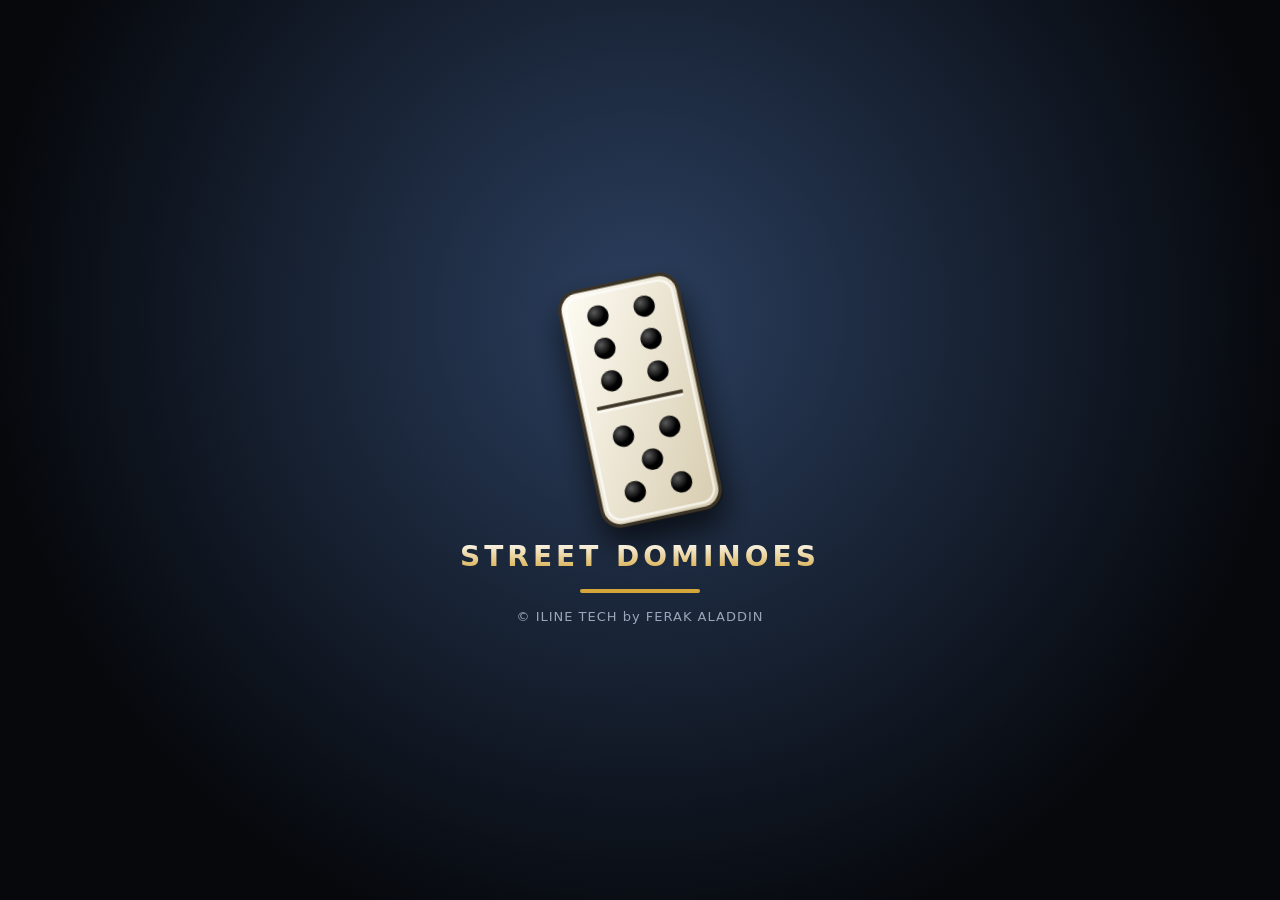
<file: app/src/main/assets/www/index.html>
<!DOCTYPE html><html lang="en"><head><meta charset="utf-8"><meta name="viewport" content="width=device-width, initial-scale=1, viewport-fit=cover"><title>Street Dominoes</title>
<style>
:root{--bg:#f6f3ec;--fg:#1d1d22;--card:#fff;--line:#d9d3c4;--ac:#5b4bd6;--mu:#6b6b76;--felt:#1f6b4a;color-scheme:light;box-sizing:border-box;padding-top:env(safe-area-inset-top,0px);padding-bottom:env(safe-area-inset-bottom,0px)}
@media(prefers-color-scheme:dark){:root:not([data-theme="light"]){--bg:#16161b;--fg:#f0eee8;--card:#23232b;--line:#3a3a46;--mu:#a0a0ad;--felt:#164a35;color-scheme:dark}}
:root[data-theme="dark"]{--bg:#16161b;--fg:#f0eee8;--card:#23232b;--line:#3a3a46;--mu:#a0a0ad;--felt:#164a35;color-scheme:dark}
*{box-sizing:border-box;-webkit-tap-highlight-color:transparent}
body{margin:0;background:var(--bg);color:var(--fg);font-family:system-ui,-apple-system,"Segoe UI",Tahoma,sans-serif;display:flex;justify-content:center}
#app{width:100%;max-width:460px;padding:8px}
.top{display:flex;justify-content:space-between;align-items:center;gap:6px;flex-wrap:wrap}
h1{margin:0;font-size:20px;letter-spacing:.5px;background:linear-gradient(#fff,#d4a63a);-webkit-background-clip:text;color:transparent}
.sm{padding:6px 10px;font-size:13px;background:var(--card);color:var(--fg);border:2px solid var(--line);border-radius:10px;font-weight:600;cursor:pointer}
.sm.on{border-color:var(--ac);color:var(--ac)}
.big{width:100%;margin-top:10px;padding:14px;border:0;border-radius:14px;background:var(--ac);color:#fff;font-size:17px;font-weight:700;cursor:pointer}
.big:disabled{opacity:.4}
#seats{display:grid;grid-template-columns:1fr 1fr;gap:10px;margin:14px 0}
.seat{padding:18px 8px;border-radius:14px;color:#fff;font-weight:700;font-size:16px;text-align:center;border:0;cursor:pointer;text-shadow:0 1px 2px #0006}
.seat.off{opacity:.3}
#hint{color:var(--mu);font-size:14px;margin-top:12px}
#chips{display:flex;gap:6px;flex-wrap:wrap;margin:10px 0 4px}
.chip{padding:5px 9px;border-radius:10px;border:2px solid var(--line);background:var(--card);font-size:13px;font-weight:700}
.chip.cu{border-color:var(--ac)}
#st{font-size:17px;font-weight:700;text-align:center;margin:8px 0;min-height:26px}
#ends{display:flex;justify-content:space-between;font-size:20px;font-weight:800;padding:6px 10px 0;color:#fff}
#chain{direction:ltr;position:relative;flex:1;min-height:0;overflow:hidden}#chain .t{position:absolute}
.t{display:flex;flex:none;background:#fffdf5;border:2px solid #333;border-radius:6px}
.t.h{width:48px;height:26px}.t.v{width:26px;height:48px;flex-direction:column}
.t.h .hf:first-child{border-right:2px solid #333}.t.v .hf:first-child{border-bottom:2px solid #333}
.hf{flex:1;display:grid;grid-template:repeat(3,1fr)/repeat(3,1fr);padding:2px;place-items:center}
.hf b{width:4px;height:4px;border-radius:50%}.hf b.d{background:#222}
#hand{display:flex;flex-wrap:wrap;gap:8px;margin-top:12px;justify-content:center;min-height:80px}
#hand .t.v{width:38px;height:74px}#hand .hf b{width:7px;height:7px}
.pl{cursor:pointer;border-color:var(--ac);transform:translateY(-4px)}.np{opacity:.45}.sel{outline:3px solid var(--ac)}
#ctl{display:flex;gap:8px}
#ctl .big{margin-top:10px}
:root:root:root{--bg:#0a0d13;--fg:#f1f1f4;--card:#1a2130;--line:#2c3648;--mu:#9aa6bb;--ac:#d4a63a;--stone:#fffdf5;--stone2:#e9e2cf;--pip:#222;--sb:#333;--felt2:#2a8a62;color-scheme:dark}
body{background:radial-gradient(circle at 50% -10%,#24344d,#0a0d13 70%) fixed;color:var(--fg);min-height:100vh}
.t{background:linear-gradient(145deg,var(--stone),var(--stone2));border-color:var(--sb);box-shadow:inset 0 0 0 1px #fff6,0 2px 4px #0007}
.t.h .hf:first-child{border-right-color:var(--sb)}.t.v .hf:first-child{border-bottom-color:var(--sb)}
.hf b.d{background:var(--pip)}
.t.pl{border-color:#4ade80;box-shadow:0 0 10px #4ade8099}.t.sel{outline-color:#4ade80}
.big{background:linear-gradient(#e6b94a,#b8861d);color:#1a1205;box-shadow:0 3px 0 #7a5812}
.seat input{width:100%;background:#0006;border:1px solid #fff4;border-radius:8px;color:#fff;padding:7px;text-align:center;font-weight:700;margin-bottom:8px;font-size:15px}
.seat button{border:0;border-radius:8px;padding:9px;width:100%;font-weight:700;background:#000a;color:#fff;cursor:pointer;font-size:14px}
.seatrow{display:flex;justify-content:center;margin:6px 0}.seatrow:empty{display:none}
.pb{display:flex;align-items:center;gap:8px;padding:4px 12px 4px 4px;border-radius:999px;background:linear-gradient(#1d2433,#0e121b);border:2px solid var(--c);color:var(--c);font-weight:800;font-size:14px;box-shadow:0 3px 10px #0008}
.pb small{font-weight:700;opacity:.9;display:flex;align-items:center;gap:3px}
.pb .av{width:30px;height:30px;border-radius:50%;background:var(--c);color:#0b0e13;display:grid;place-items:center;font-size:15px;flex:none}
.pb.act{box-shadow:0 0 0 2px #fff3,0 0 18px var(--c);animation:gl 1s infinite alternate}
@keyframes gl{to{box-shadow:0 0 0 2px #fff5,0 0 4px var(--c)}}
.sv{display:flex;align-items:center}
.sv .pb{writing-mode:vertical-rl;padding:6px 4px;border-radius:16px;gap:6px}
.sv .pb .av,.sv .pb small{writing-mode:horizontal-tb}.sv .pb small{flex-direction:column;font-size:12px}
#mid{display:flex;gap:4px;align-items:stretch}
#tw{flex:1;min-width:0;background:radial-gradient(ellipse at 50% 45%,var(--felt2),var(--felt) 78%);border:5px solid #5a3a1e;border-radius:18px;box-shadow:inset 0 0 30px #0009,0 6px 18px #0008;overflow:hidden}
.yd{font-size:12px;opacity:.85;align-self:center;font-weight:700}
#splash{position:fixed;inset:0;z-index:99;display:flex;flex-direction:column;align-items:center;justify-content:center;gap:16px;background:radial-gradient(circle at 50% 35%,#2b3f5f,#06080c 75%);transition:opacity .6s,transform .6s}
#splash.out{opacity:0;transform:scale(1.08);pointer-events:none}
#splash svg{width:130px;filter:drop-shadow(0 18px 16px #000a);animation:drop 1.1s cubic-bezier(.2,1.4,.4,1) both}
@keyframes drop{from{transform:translateY(-140px) rotate(-70deg) scale(.6);opacity:0}to{transform:rotate(-12deg)}}
#splash h2{margin:0;font-size:28px;letter-spacing:4px;text-transform:uppercase;background:linear-gradient(#fff,#d4a63a);-webkit-background-clip:text;color:transparent;animation:fd 1s .5s both}
#splash p{margin:0;color:#9aa6bb;font-size:13px;letter-spacing:1px;animation:fd 1s 1s both}
.ld{width:120px;height:4px;background:#ffffff22;border-radius:4px;overflow:hidden}.ld i{display:block;height:100%;width:0;background:#d4a63a;animation:ldb 2.4s linear forwards}
@keyframes fd{from{opacity:0;transform:translateY(8px)}}@keyframes ldb{to{width:100%}}
#set{position:fixed;inset:0;z-index:50;background:#000a;display:flex;align-items:flex-end;justify-content:center}#set[hidden]{display:none}
#sp{width:100%;max-width:460px;background:#141a26;border-radius:22px 22px 0 0;padding:18px;border-top:2px solid var(--ac)}
#sp h3{margin:0 0 6px}#sp label{display:block;font-weight:700;margin:14px 0 8px;font-size:14px;color:var(--mu)}#sp input[type=range]{width:100%}
.sw{display:flex;gap:10px;flex-wrap:wrap}.sw i{width:38px;height:38px;border-radius:50%;border:3px solid #fff3;cursor:pointer}.sw i.on{border-color:#fff}
[hidden]{display:none!important}
#app{height:100vh;height:100dvh;display:flex;flex-direction:column}
#game{flex:1;min-height:0;display:flex;flex-direction:column}#setup{flex:1;overflow:auto}
.top{flex-wrap:nowrap;min-height:38px}
#st{flex:1;font-size:15px;text-align:start;margin:0;min-height:0;padding:0 8px;white-space:nowrap;overflow:hidden;text-overflow:ellipsis}
.seatrow{margin:4px 0;min-height:42px;align-items:center}
#mid{flex:1;min-height:0}#tw{display:flex;flex-direction:column}
#ctl{min-height:50px;align-items:center}#ctl .big{margin:4px 0;padding:10px;font-size:15px}
#hand{flex-wrap:nowrap;overflow-x:auto;justify-content:safe center;margin-top:2px;height:84px;min-height:0;align-items:flex-end;padding:8px 4px 4px}
#hand .t.v{width:36px;height:68px}
#again{display:none!important}
.big.alt{background:linear-gradient(#2c3648,#1a2130);color:#f1f1f4;box-shadow:0 3px 0 #0a0d13}
.chips b{padding:8px 14px;border-radius:10px;border:2px solid var(--line);background:var(--card);font-weight:700;cursor:pointer;font-size:14px}.chips b.on{border-color:var(--ac);color:var(--ac)}
#sp{max-height:90vh;overflow:auto}
#res{position:fixed;inset:0;z-index:60;background:#000b;display:flex;align-items:center;justify-content:center;padding:12px}
#rs{width:100%;max-width:440px;max-height:92vh;overflow:auto;background:#141a26;border:2px solid var(--ac);border-radius:20px;padding:16px}
#rs h3{margin:0 0 8px;font-size:18px}.mw{background:#d4a63a22;border:1px solid var(--ac);color:#f2d27a;border-radius:10px;padding:8px;font-weight:800;margin-bottom:8px;text-align:center}
.rr{background:#1a2130;border:1px solid var(--line);border-radius:12px;padding:8px 10px;margin-bottom:8px}.rr.w{border-color:#4ade80}
.rh{display:flex;justify-content:space-between;gap:8px;font-size:14px;align-items:baseline}.rh span{color:var(--mu)}.rh .tot{font-size:20px;font-weight:800;color:var(--ac)}.rh small{color:#4ade80;font-size:12px}
.mini{display:flex;gap:3px;flex-wrap:wrap;margin-top:6px}
.seat{background:linear-gradient(#1d2433,#0e121b);border:2px solid var(--c);color:var(--c);text-shadow:none;position:relative;box-shadow:0 3px 10px #0008}
.seat input{color:var(--c);border-color:var(--c)}
.seat button{background:#0008;color:var(--c);border:1px solid var(--c)}
.ps{position:absolute;top:6px;inset-inline-start:9px;font-size:14px;opacity:.85}.mini .t.h{width:34px;height:18px;border-width:1.5px}.mini .hf{padding:1px}.mini .hf b{width:3px;height:3px}
#nt{margin:6px 0}#up{position:fixed;inset:0;z-index:70;background:#000b;display:flex;align-items:center;justify-content:center;padding:12px}#upp{width:100%;max-width:400px;background:#141a26;border:2px solid var(--ac);border-radius:20px;padding:18px}#upp h3{margin:0 0 8px}#upp h2{text-align:center;color:var(--ac)}.lanb{background:#1a2130;border:1px solid var(--line);border-radius:12px;padding:12px;margin:10px 0;line-height:1.6}.lanb input{width:100%;padding:12px;border-radius:10px;border:2px solid var(--line);background:#0e121b;color:#fff;font-size:18px;text-align:center;margin:8px 0}

:root:root:root{--tbl:#1f6b4a;--tx:#fff;--bd:#5a3a1e}
#tw{background:var(--tbl);border-color:var(--bd)}#ends{color:var(--tx)}
.tg{display:grid;grid-template-columns:repeat(2,1fr);gap:8px}.th{border:2px solid var(--line);border-radius:12px;padding:6px;cursor:pointer;display:flex;flex-direction:column;gap:4px}.th.on{border-color:var(--ac)}.th span{display:block;height:34px;border-radius:8px}.th small{font-size:12px;text-align:center;color:var(--fg)}
.pni{width:100%;padding:11px;border-radius:10px;border:2px solid var(--line);background:#0e121b;color:#fff;font-size:16px;margin-bottom:8px}.ag b{padding:5px 9px;font-size:20px;border-radius:50%}
.sa{position:absolute;top:2px;inset-inline-end:8px;font-size:22px;cursor:pointer}
.bar{height:8px;background:#ffffff22;border-radius:6px;overflow:hidden;margin:6px 0}.bar i{display:block;height:100%}
#menu{flex:1;display:flex;flex-direction:column;justify-content:center;gap:14px;padding:10px}#menu .big{margin:0;padding:18px;font-size:18px}
.big.dis{opacity:.6;background:linear-gradient(#2c3648,#1a2130);color:#9aa6bb;box-shadow:none}.soon{display:block;font-size:12px;color:#f2d27a;margin-top:4px;font-weight:700}
.pcard{display:flex;align-items:center;gap:10px;background:#1a2130;border:1px solid var(--line);border-radius:14px;padding:10px 14px;cursor:pointer;margin-bottom:8px}.pcard .av2{font-size:30px}.pcard small{margin-inline-start:auto;color:var(--mu)}
#bk{margin:4px 0}

.fd{width:24px;height:44px;border-radius:5px;background:repeating-linear-gradient(45deg,#2b3a55 0 4px,#223048 4px 8px);border:2px solid #0b1220;box-shadow:inset 0 0 0 1px #5d7396,0 2px 3px #0008;flex:none}
.fd.e{visibility:hidden}.fd.hd{width:36px;height:68px}
.yw{display:flex;flex-direction:column;align-items:center;gap:4px}.yw small{font-size:10px;color:#fff;opacity:.85}
.yard{display:grid;grid-template-columns:repeat(2,24px);gap:5px}
.yard.in .fd{animation:yin .35s both}
.yard.cd .fd:not(.e){cursor:pointer;border-color:#4ade80;animation:ypl .8s infinite alternate}
@keyframes yin{from{opacity:0;transform:translateX(30px) scale(.7)}}@keyframes ypl{to{transform:translateY(-3px);box-shadow:0 0 8px #4ade80}}
.hnt{width:100%;text-align:center;font-weight:700;font-size:14px;color:#4ade80;animation:ypl .8s infinite alternate}
#fx{position:fixed;inset:0;z-index:40;pointer-events:none;overflow:hidden}#fx.act{pointer-events:auto}
#fx .fly{position:fixed;left:0;top:0;will-change:transform}
#fx .fly .hand{position:absolute;left:50%;top:-44px;margin-left:-25px;filter:drop-shadow(0 4px 4px #0008)}
#fx .shuf{position:fixed;width:0;height:0}.orb{position:absolute;left:0;top:0;animation:orb .7s linear 3}
.orb .fd.o{position:absolute;left:-12px;top:-22px}
.shuf .hand{position:absolute;left:-25px;top:-40px;filter:drop-shadow(0 4px 4px #0008);animation:stir .7s linear 3}
@keyframes orb{to{transform:rotate(360deg)}}
@keyframes stir{from{transform:rotate(0deg) translateX(26px) rotate(0deg)}to{transform:rotate(360deg) translateX(26px) rotate(-360deg)}}
.thud{animation:thud .25s}@keyframes thud{0%{transform:scale(1.14)}60%{transform:scale(.94)}100%{transform:scale(1)}}
.dl{animation:flp .45s ease-out both}@keyframes flp{from{transform:rotateY(90deg) scale(.8);opacity:0}}

#ft{flex:none;text-align:center;font-size:10px;color:#6b7690;padding:3px 0;letter-spacing:.3px}.ftm{text-align:center;font-size:10px;color:#6b7690;margin-top:10px}
.rxg{display:grid;grid-template-columns:repeat(4,1fr);gap:8px}.rxg b{font-size:30px;text-align:center;padding:8px;border-radius:12px;background:#1a2130;border:1px solid var(--line);cursor:pointer}
.rxp{display:flex;flex-wrap:wrap;gap:8px;margin:10px 0}.rxp b{padding:10px 14px;border-radius:20px;background:#1a2130;border:1px solid var(--ac);cursor:pointer;font-size:16px;direction:rtl}
#fx .rx{position:fixed;transform:translate(-50%,-100%);background:#fff;color:#111;border-radius:16px;padding:6px 12px;font-weight:800;font-size:19px;box-shadow:0 4px 14px #0009;animation:rxa 2.4s ease-out forwards;white-space:nowrap;direction:rtl;pointer-events:none}
#fx .rx.em{font-size:34px;padding:2px 10px}
#fx .rx::after{content:'';position:absolute;left:50%;bottom:-7px;margin-left:-7px;border:7px solid transparent;border-bottom:0;border-top-color:#fff}
@keyframes rxa{0%{opacity:0;transform:translate(-50%,-60%) scale(.4)}12%{opacity:1;transform:translate(-50%,-100%) scale(1.15)}22%{transform:translate(-50%,-100%) scale(1)}80%{opacity:1}100%{opacity:0;transform:translate(-50%,-180%) scale(1)}}
.shk{animation:shk .3s}@keyframes shk{20%{transform:translate(-3px,2px)}40%{transform:translate(3px,-2px)}60%{transform:translate(-2px,-1px)}80%{transform:translate(2px,1px)}}

#hand .t{touch-action:pan-x;user-select:none;-webkit-user-select:none}.drg{opacity:.25}
.dg{position:fixed;width:38px;height:68px;z-index:60;pointer-events:none;transform:scale(1.25) rotate(-4deg);box-shadow:0 10px 18px #000a;opacity:.95;flex-direction:column}
.eh{position:fixed;border:3px dashed #4ade80;border-radius:10px;pointer-events:none;animation:ypl .7s infinite alternate;box-shadow:0 0 12px #4ade8099}
.eh.hot{border-style:solid;background:#4ade8033;box-shadow:0 0 18px #4ade80}
#rcb{position:fixed;top:44px;left:50%;transform:translateX(-50%);background:#d4a63a;color:#1a1205;font-weight:800;padding:6px 14px;border-radius:14px;z-index:45;font-size:13px;box-shadow:0 3px 10px #0008}
.rcode{font-size:34px;font-weight:800;letter-spacing:6px;text-align:center;color:var(--ac)}

#pm{position:fixed;inset:0;z-index:55;background:#000a;display:flex;align-items:flex-end;justify-content:center}
#pp{width:100%;max-width:460px;max-height:92vh;overflow:auto;background:#141a26;border-radius:22px 22px 0 0;padding:18px;border-top:2px solid var(--ac)}
.pmh{display:flex;gap:12px;align-items:center;margin-bottom:8px}.pav{font-size:42px;background:#1a2130;border:2px solid var(--ac);border-radius:50%;width:72px;height:72px;display:grid;place-items:center;flex:none}
.ttl{color:var(--ac);font-weight:800;margin:2px 2px 0}
.sg{display:grid;grid-template-columns:repeat(3,1fr);gap:8px;margin:12px 0}.sg div{background:#1a2130;border:1px solid var(--line);border-radius:12px;padding:8px 4px;text-align:center}.sg b{display:block;font-size:19px}.sg span{font-size:11px;color:var(--mu)}
#ov{position:fixed;inset:0;z-index:65;background:#000c;display:flex;align-items:center;justify-content:center;padding:14px}
#ovp{width:100%;max-width:420px;max-height:92vh;overflow:auto;background:linear-gradient(#10141d,#0a0d13);border:3px solid #f2c14e;border-radius:20px;padding:16px;text-align:center;animation:glowp 1.3s ease-in-out infinite alternate}
@keyframes glowp{from{box-shadow:0 0 10px #f2c14e66,inset 0 0 8px #f2c14e22}to{box-shadow:0 0 34px #f2c14ecc,inset 0 0 18px #f2c14e44}}
.bkt{font-size:30px;font-weight:900;color:#f2c14e;letter-spacing:1px;animation:bkp 1.3s ease-in-out infinite alternate}@keyframes bkp{from{transform:scale(1)}to{transform:scale(1.07)}}
.bks{color:var(--mu);margin:4px 0 10px}.bkc{background:#1a2130;border:2px solid var(--line);border-radius:12px;padding:8px 10px;margin-bottom:8px;text-align:start}.bkc.w{box-shadow:0 0 12px #4ade8066}
.vh{position:relative;text-align:center;padding:10px 0 6px;animation:vpop .6s cubic-bezier(.2,1.4,.4,1) both}@keyframes vpop{0%{transform:scale(.3);opacity:0}60%{transform:scale(1.12);opacity:1}100%{transform:scale(1)}}
.vt{font-size:21px;font-weight:900;color:#f2d27a}.vp{font-size:34px;font-weight:900;color:#4ade80;margin-top:2px}
.spk{position:absolute;left:50%;top:42%;width:0;height:0}.sp{position:absolute;width:6px;height:6px;margin:-3px;border-radius:50%;background:#f2d27a;box-shadow:0 0 8px #f2c14e;animation:spk 1s ease-out both}
@keyframes spk{from{transform:rotate(var(--a)) translateX(0);opacity:1}to{transform:rotate(var(--a)) translateX(var(--d));opacity:0}}
.ttl2{font-style:normal;color:var(--ac);font-size:12px}

#cin{position:absolute;left:0;top:0;transform-origin:0 0;transition:transform .3s ease;will-change:transform;backface-visibility:hidden}
#cin .cw{position:absolute;left:0;top:0;transition:transform .3s ease;will-change:transform;backface-visibility:hidden;transform:translate3d(0,0,0)}
#cin .cw .t{transform:translateZ(0)}
#cin .cw .t{position:static;width:100%;height:100%}
.pas{position:fixed;transform:translateY(-50%);background:#f2c14e;color:#1a1205;font-weight:900;font-size:12px;letter-spacing:1px;padding:4px 10px;border-radius:10px;box-shadow:0 3px 10px #0009;animation:pasa 1.5s ease both;pointer-events:none;white-space:nowrap}
@keyframes pasa{0%{opacity:0;transform:translateY(-50%) scale(.6)}12%{opacity:1;transform:translateY(-50%) scale(1.12)}22%{transform:translateY(-50%) scale(1)}82%{opacity:1}100%{opacity:0}}

.mic{width:26px;height:26px;border-radius:50%;border:1px solid var(--c);background:#0008;color:#fff;font-size:13px;display:grid;place-items:center;cursor:pointer;padding:0;flex:none}
.mic.on{background:#16a34a;border-color:#4ade80}.mic.mu{background:#7f1d1d;border-color:#f87171}.mic.off{opacity:.45}.sv .pb .mic{writing-mode:horizontal-tb}
</style><link rel="stylesheet" href="ux-layer.css">
<style id="sd133">/* v1.3.3: friends window + invite banner */
#frm .lbp{box-sizing:border-box;max-height:calc(100vh - 24px);max-height:calc(100dvh - env(safe-area-inset-top,0px) - env(safe-area-inset-bottom,0px) - 24px);overflow-y:auto;overscroll-behavior:contain;-webkit-overflow-scrolling:touch}
#frm .lbp,#frm .lbp *{-webkit-backdrop-filter:none!important;backdrop-filter:none!important}
#frm .lbr{contain:layout style}
#inb.ring{animation:sdring .9s ease-out 1}
@keyframes sdring{0%{box-shadow:0 0 0 0 rgba(220,40,40,.65)}100%{box-shadow:0 0 0 16px rgba(220,40,40,0)}}
</style>
<link rel="manifest" href="manifest.webmanifest">
<!-- sd124:begin -->
<meta name="theme-color" content="#0b0b0d">
<script src="sd-voice.js"></script>
<script src="sd-layout.js"></script>
<!-- sd124:end -->
</head><body>
<div id="splash"><svg viewBox="0 0 110 210"><defs><linearGradient id="g1" x1="0" y1="0" x2="1" y2="1"><stop offset="0" stop-color="#fffdf5"/><stop offset="1" stop-color="#d6cbae"/></linearGradient><radialGradient id="g2" cx=".35" cy=".3"><stop offset="0" stop-color="#5a5a5a"/><stop offset="1" stop-color="#000"/></radialGradient></defs><rect x="10" y="12" width="98" height="196" rx="16" fill="#000" opacity=".35"/><rect x="4" y="4" width="102" height="202" rx="16" fill="url(#g1)" stroke="#3a3326" stroke-width="3"/><rect x="9" y="9" width="92" height="192" rx="12" fill="none" stroke="#fff" stroke-opacity=".7" stroke-width="2"/><line x1="18" y1="105" x2="92" y2="105" stroke="#3a3326" stroke-width="3"/><line x1="18" y1="108" x2="92" y2="108" stroke="#fff" stroke-opacity=".8" stroke-width="1.5"/><g fill="url(#g2)"><circle cx="35" cy="28" r="9"/><circle cx="75" cy="28" r="9"/><circle cx="35" cy="56" r="9"/><circle cx="75" cy="56" r="9"/><circle cx="35" cy="84" r="9"/><circle cx="75" cy="84" r="9"/><circle cx="35" cy="132" r="9"/><circle cx="75" cy="132" r="9"/><circle cx="55" cy="156" r="9"/><circle cx="35" cy="180" r="9"/><circle cx="75" cy="180" r="9"/></g></svg><h2>Street Dominoes</h2><div class="ld"><i></i></div><p>© ILINE TECH by FERAK ALADDIN</p></div>
<div id="set" hidden><div id="sp"></div></div>
<div id="res" hidden><div id="rs"></div></div>
<div id="up" hidden><div id="upp"></div></div>
<div id="fx"></div>
<div id="rcb" hidden></div>
<div id="pm" hidden><div id="pp"></div></div>
<div id="ov" hidden><div id="ovp"></div></div>
<div id="app">
<div class="top"><h1 id="ti"></h1><div id="st"></div><div id="bar"></div></div>
<div id="menu" hidden></div>
<div id="setup" hidden><button class="sm" id="bk"></button><div class="sw chips" id="nt"></div><div class="sw chips" id="gmr"></div><div id="cmr"></div><div id="hint"></div><div id="lan"></div><div id="seats"></div><button class="big" id="go"></button></div>
<div id="game" hidden><div class="seatrow" id="sT"></div>
<div id="mid"><div class="sv" id="sL"></div><div id="tw"><div id="ends"></div><div id="chain"></div></div><div class="sv" id="sR"></div></div>
<div class="seatrow" id="sB"></div><div id="ctl"></div><div id="hand"></div>
<button class="big" id="again" hidden style="background:#1f9d55"></button></div>
<div id="ft"></div>
</div>
<script>
const T={
en:{ti:'Street Dominoes',hint:'Tap a color to switch: Human → Bot → Off. With several humans, the phone is passed and tiles stay hidden between turns.',h:'Human',b:'Bot',o:'Off',start:'Start game',pl:'Player',play:'Play a tile',nomove:'No matching tile',draw:'Draw tile',pass:'Pass',show:'show my tiles',win:'wins the round! 🏆',blocked:'(blocked game)',again:'Next round',menu:'Menu',left:'Left',right:'Right',yard:'Boneyard'},
fr:{ti:'Street Dominoes',hint:'Touchez une couleur : Humain → Bot → Off. Avec plusieurs humains, passez le téléphone : les dominos sont cachés entre les tours.',h:'Humain',b:'Bot',o:'Off',start:'Commencer',pl:'Joueur',play:'Jouez un domino',nomove:'Aucun domino possible',draw:'Piocher',pass:'Passer',show:'voir mes dominos',win:'gagne la manche ! 🏆',blocked:'(partie bloquée)',again:'Manche suivante',menu:'Menu',left:'Gauche',right:'Droite',yard:'Pioche'},
ar:{ti:'Street Dominoes',hint:'المس لونًا للتبديل: لاعب ← كمبيوتر ← إيقاف. مع عدة لاعبين تُخفى القطع بين الأدوار فمرّروا الهاتف.',h:'لاعب',b:'كمبيوتر',o:'إيقاف',start:'ابدأ اللعب',pl:'اللاعب',play:'العب قطعة',nomove:'لا توجد قطعة مناسبة',draw:'اسحب قطعة',pass:'تخطَّ',show:'أظهر قطعي',win:'يفوز بالجولة! 🏆',blocked:'(لعبة مغلقة)',again:'الجولة التالية',menu:'القائمة',left:'يسار',right:'يمين',yard:'المخزون'}};
const T2={en:{lLocal:'Local',lHost:'Host LAN',lJoin:'Join LAN',lIp:'Your address',lWait:'Friends join with this address on the same Wi-Fi. Set their seats to 📡 below.',lWaitS:'waiting…',lConn:'connected',lFriend:'Friend',lJoinGo:'Connect',lWh:'Waiting for the host to start…',lHostLeft:'The host closed the game.',lFull:'Room is full.',lFail:'Could not connect.',ver:'Version',upCheck:'Check for updates',upNew:'Update available',upNow:'Update now',upLater:'Later',upOk:'OK',upDl:'Downloading…',upNone:'You have the latest version.',upErr:'Update failed',upPerm:'Allow installing from this app, then tap Update again.',lng:'Language',tgt:'Target score',mwin:'wins the match!',pips:'pips',cont:'Continue with current scores',newp:'New players',rematch:'Rematch (reset scores)',hint:'Type a name, then tap the mode button: Human → Bot → Off. With several humans, pass the phone — tiles stay hidden between turns.',set:'Settings',snd:'Sound volume',tcl:'Table color',scl:'Stone color',close:'Done'},fr:{lLocal:'Local',lHost:'Héberger LAN',lJoin:'Rejoindre LAN',lIp:'Votre adresse',lWait:'Les amis rejoignent avec cette adresse sur le même Wi-Fi. Mettez leurs places sur 📡 ci-dessous.',lWaitS:'en attente…',lConn:'connecté',lFriend:'Ami',lJoinGo:'Connecter',lWh:'En attente du démarrage par l’hôte…',lHostLeft:'L’hôte a fermé la partie.',lFull:'Salle pleine.',lFail:'Connexion impossible.',ver:'Version',upCheck:'Rechercher une mise à jour',upNew:'Mise à jour disponible',upNow:'Mettre à jour',upLater:'Plus tard',upOk:'OK',upDl:'Téléchargement…',upNone:'Vous avez la dernière version.',upErr:'Échec de la mise à jour',upPerm:'Autorisez l’installation depuis cette application, puis touchez Mettre à jour.',lng:'Langue',tgt:'Score cible',mwin:'remporte la partie !',pips:'points',cont:'Continuer avec les scores actuels',newp:'Nouveaux joueurs',rematch:'Revanche (scores remis à zéro)',hint:'Saisissez un nom puis touchez le mode : Humain → Bot → Off. Avec plusieurs humains, passez le téléphone : les dominos restent cachés entre les tours.',set:'Paramètres',snd:'Volume du son',tcl:'Couleur de la table',scl:'Couleur des dominos',close:'Terminé'},ar:{lLocal:'محلي',lHost:'استضافة LAN',lJoin:'انضمام LAN',lIp:'عنوانك',lWait:'ينضم الأصدقاء بهذا العنوان على نفس شبكة الواي فاي. اجعل مقاعدهم 📡 أدناه.',lWaitS:'بالانتظار…',lConn:'متصل',lFriend:'صديق',lJoinGo:'اتصال',lWh:'بانتظار بدء المضيف…',lHostLeft:'أغلق المضيف اللعبة.',lFull:'الغرفة ممتلئة.',lFail:'تعذّر الاتصال.',ver:'الإصدار',upCheck:'التحقق من التحديثات',upNew:'يتوفر تحديث',upNow:'حدّث الآن',upLater:'لاحقًا',upOk:'حسنًا',upDl:'جارٍ التنزيل…',upNone:'لديك أحدث إصدار.',upErr:'فشل التحديث',upPerm:'اسمح بالتثبيت من هذا التطبيق ثم المس تحديث مرة أخرى.',lng:'اللغة',tgt:'النقاط المستهدفة',mwin:'يفوز بالمباراة!',pips:'نقطة',cont:'متابعة بالنتيجة الحالية',newp:'لاعبون جدد',rematch:'إعادة (تصفير النتيجة)',hint:'اكتب اسمًا ثم المس زر النمط: لاعب ← كمبيوتر ← إيقاف. مع عدة لاعبين مرّروا الهاتف، فالقطع تُخفى بين الأدوار.',set:'الإعدادات',snd:'مستوى الصوت',tcl:'لون الطاولة',scl:'لون القطع',close:'تم'}};
for(const k in T2)Object.assign(T[k],T2[k]);
const T3={
en:{mSolo:'Solo Game (BOT)',mLan:'Multiplayer / LAN',mOnline:'Online Multiplayer',mSoon:'Not Available Now — Coming Soon',mBack:'Back',team:'Team',rem:'Remaining',sbT:'Scoreboard',tiles:'Stones left',drw:'Draw — no points 🤝',prof:'Profile (name & avatar)',hint:'Teams: Bottom + Top vs Left + Right. Tap a seat’s mode button: Human → Bot (→ Friend on LAN). With several humans on one phone, tiles stay hidden between turns.'},
fr:{mSolo:'Partie solo (BOT)',mLan:'Multijoueur / LAN',mOnline:'Multijoueur en ligne',mSoon:'Indisponible pour le moment — Bientôt',mBack:'Retour',team:'Équipe',rem:'Restant',sbT:'Tableau des scores',tiles:'Dominos restants',drw:'Match nul — aucun point 🤝',prof:'Profil (nom et avatar)',hint:'Équipes : Bas + Haut contre Gauche + Droite. Touchez le mode d’une place : Humain → Bot (→ Ami en LAN). Avec plusieurs humains sur un téléphone, les dominos restent cachés entre les tours.'},
ar:{mSolo:'لعبة فردية (روبوت)',mLan:'متعدد اللاعبين / LAN',mOnline:'لعب أونلاين',mSoon:'غير متاح حاليًا — قريبًا',mBack:'رجوع',team:'الفريق',rem:'المتبقي',sbT:'لوحة النتائج',tiles:'القطع المتبقية',drw:'تعادل — بلا نقاط 🤝',prof:'الملف الشخصي (الاسم والصورة)',hint:'الفرق: الأسفل + الأعلى ضد اليسار + اليمين. المس زر نمط المقعد: لاعب ← روبوت (← صديق في LAN). مع عدة لاعبين على هاتف واحد تُخفى القطع بين الأدوار.'}};
for(const k in T3)Object.assign(T[k],T3[k]);
const T4={en:{g22:'2v2 Teams',g11:'1v1 Heads-Up',drawHint:'No matching stone — tap a face-down stone to draw',dlg:'Shuffling & dealing…',chm:'Choose game mode'},
fr:{g22:'2 contre 2 (équipes)',g11:'1 contre 1',drawHint:'Aucun domino jouable — touchez un domino face cachée pour piocher',dlg:'Mélange et distribution…',chm:'Choisir le mode de jeu'},
ar:{g22:'فريقان (2 ضد 2)',g11:'1 ضد 1',drawHint:'لا توجد قطعة مناسبة — المس قطعة مقلوبة للسحب',dlg:'خلط وتوزيع…',chm:'اختر نمط اللعب'}};
for(const k in T4)Object.assign(T[k],T4[k]);
const T5={en:{sBot11:'Human vs Bot (1v1)',sBot22:'Human + Bot vs 2 Bots (2v2)',sPP:'1v1 Pass & Play (Human vs Human)',qT:'Quit match?',qM:'Are you sure you want to quit the current match?',qS:'Your stake will be lost.',qY:'Quit',qN:'Stay',cas:'Casual Play',cns:'Coins Match',bal:'Balance',pot:'Pot',stk:'Stake',nc:'Not enough coins.',rxT:'Quick chat',yw:'You win',yl:'You lose'},
fr:{sBot11:'Humain contre Bot (1c1)',sBot22:'Humain + Bot contre 2 Bots (2c2)',sPP:'1c1 Passe-et-joue (Humain contre Humain)',qT:'Quitter la partie ?',qM:'Voulez-vous vraiment quitter la partie en cours ?',qS:'Votre mise sera perdue.',qY:'Quitter',qN:'Rester',cas:'Partie amicale',cns:'Match de pièces',bal:'Solde',pot:'Cagnotte',stk:'Mise',nc:'Pas assez de pièces.',rxT:'Chat rapide',yw:'Vous gagnez',yl:'Vous perdez'},
ar:{sBot11:'لاعب ضد روبوت (1 ضد 1)',sBot22:'لاعب + روبوت ضد روبوتين (2 ضد 2)',sPP:'1 ضد 1 تمرير الهاتف (لاعب ضد لاعب)',qT:'مغادرة المباراة؟',qM:'هل أنت متأكد أنك تريد مغادرة المباراة الحالية؟',qS:'ستخسر رهانك.',qY:'مغادرة',qN:'البقاء',cas:'لعب ودّي',cns:'مباراة العملات',bal:'الرصيد',pot:'الجائزة',stk:'الرهان',nc:'العملات غير كافية.',rxT:'دردشة سريعة',yw:'فزت',yl:'خسرت'}};
for(const k in T5)Object.assign(T[k],T5[k]);
const T6={en:{oQuick:'Quick Match',oCreate:'Create Room',oJoin:'Join',oCode:'Room code',oSearch:'Searching for players…',oCancel:'Cancel',oWait:'Waiting for players',oStart:'Start now (fill with bots)',oLeave:'Leave',oReconn:'Reconnecting…',oOff:'is reconnecting',oNoRoom:'Room not found.',oStarted:'This game has already started.',nxt:'Next round starting…',oConn:'Connecting…',stM:'Matches',stW:'Wins',stR:'Rounds won'},
fr:{oQuick:'Match rapide',oCreate:'Créer un salon',oJoin:'Rejoindre',oCode:'Code du salon',oSearch:'Recherche de joueurs…',oCancel:'Annuler',oWait:'En attente de joueurs',oStart:'Démarrer (compléter avec des bots)',oLeave:'Quitter',oReconn:'Reconnexion…',oOff:'se reconnecte',oNoRoom:'Salon introuvable.',oStarted:'Cette partie a déjà commencé.',nxt:'Manche suivante…',oConn:'Connexion…',stM:'Parties',stW:'Victoires',stR:'Manches gagnées'},
ar:{oQuick:'مباراة سريعة',oCreate:'إنشاء غرفة',oJoin:'انضمام',oCode:'رمز الغرفة',oSearch:'جارٍ البحث عن لاعبين…',oCancel:'إلغاء',oWait:'بانتظار اللاعبين',oStart:'ابدأ الآن (املأ بروبوتات)',oLeave:'مغادرة',oReconn:'جارٍ إعادة الاتصال…',oOff:'يعيد الاتصال',oNoRoom:'الغرفة غير موجودة.',oStarted:'بدأت هذه المباراة بالفعل.',nxt:'الجولة التالية قريبًا…',oConn:'جارٍ الاتصال…',stM:'المباريات',stW:'الانتصارات',stR:'الجولات المربوحة'}};
for(const k in T6)Object.assign(T[k],T6[k]);
const T7={en:{blkT:'TABLE BLOCKED!',blkS:'No one can play — fewer pips win',cont2:'Continue',rankP:'Rank Points',totW:'Total Wins',winR:'Win Rate',blkW:'Blocked Wins',winS:'Win Streak',matchesS:'Matches',nextT:'Next title',maxT:'Top title reached',synced:'Synced',offline:'Offline — will sync later',pidL:'Player ID'},
fr:{blkT:'TABLE BLOQUÉE !',blkS:'Personne ne peut jouer — le moins de points gagne',cont2:'Continuer',rankP:'Points de rang',totW:'Victoires',winR:'Taux de victoire',blkW:'Victoires par blocage',winS:'Série de victoires',matchesS:'Parties',nextT:'Prochain titre',maxT:'Titre maximal atteint',synced:'Synchronisé',offline:'Hors ligne — synchronisation plus tard',pidL:'ID joueur'},
ar:{blkT:'الطاولة مقفلة!',blkS:'لا أحد يستطيع اللعب — الأقل نقاطًا يفوز',cont2:'متابعة',rankP:'نقاط التصنيف',totW:'إجمالي الانتصارات',winR:'نسبة الفوز',blkW:'انتصارات الإغلاق',winS:'سلسلة الانتصارات',matchesS:'المباريات',nextT:'اللقب التالي',maxT:'أعلى لقب',synced:'تمت المزامنة',offline:'غير متصل — ستتم المزامنة لاحقًا',pidL:'معرّف اللاعب'}};
for(const k in T7)Object.assign(T[k],T7[k]);
const T8={en:{passed:'PASSED'},fr:{passed:'PASSE'},ar:{passed:'تخطّى'}};
for(const k in T8)Object.assign(T[k],T8[k]);
const T9={en:{openT:'You start — pick your opening stone',vcT:'Voice chat',vcDenied:'Microphone access was denied. Allow it in your phone settings to talk with the table.',vcNA:'Voice chat is not supported on this device.',vcOnly:'Voice chat works in online rooms.'},
fr:{openT:'À vous de commencer — choisissez votre pierre d’ouverture',vcT:'Chat vocal',vcDenied:'L’accès au micro a été refusé. Autorisez-le dans les réglages du téléphone pour parler à la table.',vcNA:'Le chat vocal n’est pas pris en charge sur cet appareil.',vcOnly:'Le chat vocal fonctionne dans les salons en ligne.'},
ar:{openT:'أنت تبدأ — اختر قطعة الافتتاح',vcT:'الدردشة الصوتية',vcDenied:'تم رفض الوصول إلى الميكروفون. اسمح به من إعدادات الهاتف لتتحدث مع الطاولة.',vcNA:'الدردشة الصوتية غير مدعومة على هذا الجهاز.',vcOnly:'الدردشة الصوتية تعمل في الغرف عبر الإنترنت.'}};
for(const k in T9)Object.assign(T[k],T9[k]);
const TA={en:{invCopy:'Copy Invite Link',invShare:'Share',invCopied:'✔ Link copied',invMsg:'Join my Street Dominoes room',invJoin:'Join room',invName:'Your name',invGo:'Join'},
fr:{invCopy:'Copier le lien d’invitation',invShare:'Partager',invCopied:'✔ Lien copié',invMsg:'Rejoins mon salon Street Dominoes',invJoin:'Rejoindre le salon',invName:'Votre nom',invGo:'Rejoindre'},
ar:{invCopy:'نسخ رابط الدعوة',invShare:'مشاركة',invCopied:'✔ تم نسخ الرابط',invMsg:'انضم إلى غرفتي في Street Dominoes',invJoin:'الانضمام إلى الغرفة',invName:'اسمك',invGo:'انضمام'}};
for(const k in TA)Object.assign(T[k],TA[k]);
const TB={en:{pfPhoto:'Photo',pfUpload:'Upload photo',pfRemove:'Remove photo',pfStreet:'Street avatars',pfCountry:'Country / flag',pfNone:'No flag',pfPhotoErr:'Could not use this photo. Try a smaller or different image.'},
fr:{pfPhoto:'Photo',pfUpload:'Importer une photo',pfRemove:'Supprimer la photo',pfStreet:'Avatars de rue',pfCountry:'Pays / drapeau',pfNone:'Aucun drapeau',pfPhotoErr:'Impossible d’utiliser cette photo. Essayez une image plus petite ou différente.'},
ar:{pfPhoto:'صورة',pfUpload:'رفع صورة',pfRemove:'حذف الصورة',pfStreet:'أفاتار الشارع',pfCountry:'الدولة / العلم',pfNone:'بدون علم',pfPhotoErr:'تعذّر استخدام هذه الصورة. جرّب صورة أصغر أو مختلفة.'}};
for(const k in TB)Object.assign(T[k],TB[k]);
const TZ={en:{coinsL:'Coins',xpL:'XP',lvlL:'Level',rkL:'Rank',mBox:'Daily Box',mBoxReady:'Open now!',mBoxIn:'Next box in',mLb:'Leaderboard',lbDaily:'Daily',lbWeekly:'Weekly',lbFriends:'Friends',lbGlobal:'Global',lbYou:'You',lbNoSrv:'Online rankings are not enabled on the server yet.',lbLoad:'Loading…',lbAddPh:'Friend ID (usr_…)',lbAdd:'Add',lbNF:'Player not found',lbMyId:'My ID',lbCopy:'Copy',lbNoFr:'No friends yet. Share your ID or add theirs.',lbCopied:'Copied',boxTitle:'Mystery Box',boxTap:'Tap the box to open it',boxCome:'Come back in',boxWon:'You won',boxCoins:'Coins',boxXp:'XP',boxVip:'Exclusive avatar',boxDup:'Collection complete: bonus coins',vipLock:'Exclusive avatar. Win it in the Daily Box.',ssT:'Entry fee',ssFree:'Casual (free)'},
fr:{coinsL:'Pièces',xpL:'XP',lvlL:'Niveau',rkL:'Rang',mBox:'Coffre quotidien',mBoxReady:'Ouvrir !',mBoxIn:'Prochain coffre dans',mLb:'Classement',lbDaily:'Jour',lbWeekly:'Semaine',lbFriends:'Amis',lbGlobal:'Monde',lbYou:'Vous',lbNoSrv:'Les classements en ligne ne sont pas encore activés sur le serveur.',lbLoad:'Chargement…',lbAddPh:'ID ami (usr_…)',lbAdd:'Ajouter',lbNF:'Joueur introuvable',lbMyId:'Mon ID',lbCopy:'Copier',lbNoFr:'Pas encore d’amis. Partagez votre ID ou ajoutez le leur.',lbCopied:'Copié',boxTitle:'Coffre mystère',boxTap:'Touchez le coffre pour l’ouvrir',boxCome:'Revenez dans',boxWon:'Vous gagnez',boxCoins:'Pièces',boxXp:'XP',boxVip:'Avatar exclusif',boxDup:'Collection complète : pièces bonus',vipLock:'Avatar exclusif. Gagnez-le dans le coffre quotidien.',ssT:'Mise d’entrée',ssFree:'Amical (gratuit)'},
ar:{coinsL:'العملات',xpL:'الخبرة',lvlL:'المستوى',rkL:'الترتيب',mBox:'الصندوق اليومي',mBoxReady:'افتحه الآن!',mBoxIn:'الصندوق التالي بعد',mLb:'لوحة المتصدرين',lbDaily:'يومي',lbWeekly:'أسبوعي',lbFriends:'الأصدقاء',lbGlobal:'عالمي',lbYou:'أنت',lbNoSrv:'الترتيب عبر الإنترنت غير مفعّل على الخادم بعد.',lbLoad:'جارٍ التحميل…',lbAddPh:'معرّف الصديق (usr_…)',lbAdd:'إضافة',lbNF:'اللاعب غير موجود',lbMyId:'معرّفي',lbCopy:'نسخ',lbNoFr:'لا أصدقاء بعد. شارك معرّفك أو أضف معرّفهم.',lbCopied:'تم النسخ',boxTitle:'صندوق الغموض',boxTap:'المس الصندوق لفتحه',boxCome:'عُد بعد',boxWon:'ربحت',boxCoins:'عملات',boxXp:'خبرة',boxVip:'أفاتار حصري',boxDup:'اكتملت المجموعة: عملات إضافية',vipLock:'أفاتار حصري. اربحه من الصندوق اليومي.',ssT:'رسوم الدخول',ssFree:'ودّي (مجاني)'}};
for(const k in TZ)Object.assign(T[k],TZ[k]);
const TZ2={en:{tmT:'Turn timer',tmStd:'Standard',auPlay:'Auto Play',auPass:'Auto Pass',auHintPlay:'On timeout the server plays a tile for you.',auHintPass:'On timeout you lose the turn (3 in a row = auto play).',waitFr:'Waiting for invited friends…',mFr:'Friends & Invites',frT:'Friends',frRecent:'Recent players',frNone:'No friends yet. Add a Player ID or play a match.',frOn:'online',frGame:'in a game',frOff:'offline',frHint:'See who is online',frInv:'Invite',frPing:'Ping',invT:'Match invite',invH2H:'1v1 Head-to-Head',invPartner:'Teammate: you + friend vs 2 randoms',invTvT:'Team vs Team: you + friend vs 2 friends',invPick:'Pick 2 opponents',invSend:'Send invite',invSent:'Invite sent',invOffline:'offline',invLimited:'wait a few seconds before inviting again',invNeed2:'Pick exactly 2 opponents',invFrom:'invited you',invJoin:'Join',invDecline:'Decline',invBusy:'Finish your current match first',pingFrom:'pinged you',pushOn:'Enable notifications',chatPh:'Type a message…',chatSend:'Send',vcFail:'Voice cannot connect on this network.',vcFail2:'Voice is retrying through a relay…'},
fr:{tmT:'Minuteur de tour',tmStd:'Standard',auPlay:'Jeu auto',auPass:'Passe auto',auHintPlay:'À la fin du temps, le serveur joue un domino pour vous.',auHintPass:'À la fin du temps, vous perdez votre tour (3 de suite = jeu auto).',waitFr:'En attente des amis invités…',mFr:'Amis et invitations',frT:'Amis',frRecent:'Joueurs récents',frNone:'Pas encore d’amis. Ajoutez un ID joueur ou jouez une partie.',frOn:'en ligne',frGame:'en partie',frOff:'hors ligne',frHint:'Voir qui est en ligne',frInv:'Inviter',frPing:'Ping',invT:'Invitation',invH2H:'1c1 Face à face',invPartner:'Équipier : vous + ami contre 2 inconnus',invTvT:'Équipe contre équipe : vous + ami contre 2 amis',invPick:'Choisissez 2 adversaires',invSend:'Envoyer l’invitation',invSent:'Invitation envoyée',invOffline:'hors ligne',invLimited:'patientez quelques secondes avant de réinviter',invNeed2:'Choisissez exactement 2 adversaires',invFrom:'vous invite',invJoin:'Rejoindre',invDecline:'Refuser',invBusy:'Terminez d’abord votre partie',pingFrom:'vous a pingé',pushOn:'Activer les notifications',chatPh:'Écrivez un message…',chatSend:'Envoyer',vcFail:'La voix ne peut pas se connecter sur ce réseau.',vcFail2:'La voix réessaie via un relais…'},
ar:{tmT:'مؤقّت الدور',tmStd:'عادي',auPlay:'لعب تلقائي',auPass:'تخطٍّ تلقائي',auHintPlay:'عند انتهاء الوقت يلعب الخادم قطعة عنك.',auHintPass:'عند انتهاء الوقت تخسر دورك (3 مرات متتالية = لعب تلقائي).',waitFr:'بانتظار الأصدقاء المدعوّين…',mFr:'الأصدقاء والدعوات',frT:'الأصدقاء',frRecent:'لاعبون سابقون',frNone:'لا أصدقاء بعد. أضف معرّف لاعب أو العب مباراة.',frOn:'متصل',frGame:'في مباراة',frOff:'غير متصل',frHint:'اعرف من هو متصل',frInv:'دعوة',frPing:'تنبيه',invT:'دعوة لمباراة',invH2H:'1 ضد 1 مواجهة مباشرة',invPartner:'شريك: أنت + صديق ضد لاعبين عشوائيين',invTvT:'فريق ضد فريق: أنت + صديق ضد صديقين',invPick:'اختر خصمين',invSend:'أرسل الدعوة',invSent:'أُرسلت الدعوة',invOffline:'غير متصل',invLimited:'انتظر بضع ثوانٍ قبل الدعوة مجددًا',invNeed2:'اختر خصمين بالضبط',invFrom:'دعاك',invJoin:'انضمام',invDecline:'\u0631\u0641\u0636',invBusy:'أنهِ مباراتك الحالية أولًا',pingFrom:'أرسل لك تنبيهًا',pushOn:'تفعيل الإشعارات',chatPh:'اكتب رسالة…',chatSend:'إرسال',vcFail:'تعذّر اتصال الصوت على هذه الشبكة.',vcFail2:'الصوت يعيد المحاولة عبر وسيط…'}};
for(const k in TZ2)Object.assign(T[k],TZ2[k]);
const TZ3={en:{tmStd:'No time limit',auManual:'Manual',auHintManual:'You keep full control: nothing is played for you. (A 2-minute inactivity safety still applies so tables never freeze.)',gtT:'Game type',gtCasual:'Casual Play',gtCoins:'Coin Match',spT:'Speed settings (optional)',pushOk:'Notifications are on',pushNo:'Notifications are blocked: allow them in the phone settings'},
fr:{tmStd:'Sans limite',auManual:'Manuel',auHintManual:'Vous gardez le contrôle total : rien n’est joué à votre place. (Une sécurité d’inactivité de 2 minutes évite les tables bloquées.)',gtT:'Type de partie',gtCasual:'Partie amicale',gtCoins:'Match de pièces',spT:'Réglages de vitesse (facultatif)',pushOk:'Les notifications sont activées',pushNo:'Notifications bloquées : autorisez-les dans les réglages du téléphone'},
ar:{tmStd:'بدون وقت',auManual:'يدوي',auHintManual:'تحتفظ بالتحكم الكامل: لا يُلعب شيء عنك. (يبقى احتياط خمول لمدة دقيقتين حتى لا تتجمد الطاولة.)',gtT:'نوع اللعب',gtCasual:'لعب ودّي',gtCoins:'مباراة العملات',spT:'إعدادات السرعة (اختياري)',pushOk:'الإشعارات مفعّلة',pushNo:'الإشعارات محظورة: اسمح بها من إعدادات الهاتف'}};
for(const k in TZ3)Object.assign(T[k],TZ3[k]);
const TXN={en:['Classic Green Felt','Dark Modern Wood','Royal Red Velvet','Deep Blue Slate','Marble Luxury'],fr:['Feutre vert classique','Bois moderne sombre','Velours rouge royal','Ardoise bleu profond','Marbre luxe'],ar:['لبّاد أخضر كلاسيكي','خشب عصري داكن','مخمل أحمر ملكي','أردواز أزرق عميق','رخام فاخر']};
const AV=['😎','🦁','🐯','🦊','🐼','🦅','🐉','👑','🎩','🤠','🧔','🥷'];
const LG=['en','fr','ar'],LN=['EN','FR','عربي'],COL=['#e5484d','#2fb36d','#f2b705','#3e7bfa'];
const PIPS=[[],[4],[0,8],[0,4,8],[0,2,6,8],[0,2,4,6,8],[0,2,3,5,6,8]];
const $=id=>document.getElementById(id),t=()=>T[lang],wait=ms=>new Promise(r=>setTimeout(r,ms)),sum=a=>a.reduce((s,x)=>s+x[0]+x[1],0);
let stats={mp:0,mw:0,rp:0,rw:0,bw:0,ws:0,rk:1000},statKey=null,mBlk=0,audI=0,pid='',stake=0,coins=10000,mid=0,nextStart=null,settled=false,vol=.8,target=200,avs=[0,1,2,3],inMenu=true,gm='2v2',tcol=0,scol=0,names=['Player 1','Player 2','Player 3','Player 4'],lang='en',mute=false,seat=[1,2,2,2],act=[],hands=[],yard=[],chain=[],cur=0,over=-1,passes=0,sel=-1,shown=false,mk='',gid=0,score=[0,0],inGame=false,blocked=false,ci=0,AC;
try{lang=localStorage.getItem('dm_lang')||'en'}catch(e){}if(!T[lang])lang='en';
try{pid=localStorage.getItem('dm_pid')||''}catch(e){}if(!/^usr_[a-z0-9]{4,20}$/.test(pid)){pid='usr_'+Array.from({length:6},()=>'0123456789abcdef'[Math.random()*16|0]).join('');try{localStorage.setItem('dm_pid',pid)}catch(e){}}
try{const s=JSON.parse(localStorage.getItem('dm_set')||'{}');if(s.vol!==undefined)vol=s.vol;tcol=s.tc||0;scol=s.sc||0;if(s.n)names=s.n;if(s.tg)target=s.tg;if(s.av)avs=s.av;if(s.st)stats=Object.assign(stats,s.st);if(s.au!==undefined)audI=s.au;if(s.co!==undefined)coins=s.co;if(coins<500)coins=1000}catch(e){}
function tone(f,du,ty,w){if(mute||!vol)return;try{AC=AC||new(window.AudioContext||window.webkitAudioContext)();const o=AC.createOscillator(),g=AC.createGain(),s=AC.currentTime+(w||0);o.type=ty||'sine';o.frequency.value=f;g.gain.setValueAtTime(.25*vol,s);g.gain.exponentialRampToValueAtTime(.001,s+du);o.connect(g);g.connect(AC.destination);o.start(s);o.stop(s+du)}catch(e){}}
const snd={clack:()=>{tone(180,.08,'square');tone(120,.1,'square',.03)},draw:()=>tone(500,.1),no:()=>tone(180,.25,'sawtooth'),win:()=>[523,659,784,1047,1319].forEach((f,i)=>tone(f,.25,'triangle',i*.13))};
function tile(a,b,o,cls,at){const H=n=>`<div class="hf">${[0,1,2,3,4,5,6,7,8].map(k=>`<b class="${PIPS[n].includes(k)?'d':''}"></b>`).join('')}</div>`;return`<div class="t ${o} ${cls||''}" ${at||''}>${H(a)}${H(b)}</div>`}
const ends=()=>chain.length?[chain[0].a,chain[chain.length-1].b]:[-1,-1];
const canL=tl=>!chain.length||tl[0]===ends()[0]||tl[1]===ends()[0],canR=tl=>!chain.length||tl[0]===ends()[1]||tl[1]===ends()[1];
const playable=p=>hands[p].map((_,i)=>i).filter(i=>canL(hands[p][i])||canR(hands[p][i]));
const humans=()=>seat.filter(v=>v===1).length;
function startRound(){$('res').hidden=true;$('ov').hidden=true;net.rid++;gid++;act=[0,1,2,3].filter(i=>seat[i]);
let all=[];for(let a=0;a<=6;a++)for(let b=a;b<=6;b++)all.push([a,b]);
all.sort(()=>Math.random()-.5);const per=7;
hands=[[],[],[],[]];act.forEach(p=>hands[p]=all.splice(0,per));yard=act.length===2?all.splice(0):[];
let bp=-1,bi=-1,bs=-1;act.forEach(p=>hands[p].forEach((tl,i)=>{const s=(tl[0]===tl[1]?100:0)+tl[0]+tl[1];if(s>bs){bs=s;bp=p;bi=i}}));
if(nextStart!=null&&act.includes(nextStart)){bp=nextStart;bi=0;bs=-1;hands[bp].forEach((tl,i)=>{const s=(tl[0]===tl[1]?100:0)+tl[0]+tl[1];if(s>bs){bs=s;bi=i}})}const auto=seat[bp]===2;if(auto){const f=hands[bp].splice(bi,1)[0];chain=[{a:f[0],b:f[1]}]}else chain=[];ci=0;   /* bots open automatically, real players choose their own opening stone */
cur=bp;over=-1;passes=0;sel=-1;blocked=false;wt=-1;mk='';inGame=true;inMenu=false;startDeal(bp,auto)}
function nextTurn(){cur=act[(act.indexOf(cur)+1)%act.length];sel=-1;mk='';shown=humans()<=1||seat[cur]===2;render();if(seat[cur]===2)bot()}
function place(p,i,side){if(net.client){net.send({t:'play',i,side});sel=-1;return}const tl=hands[p].splice(i,1)[0],e=ends();
if(!chain.length){chain=[{a:tl[0],b:tl[1]}];ci=0;side='R'}else if(side==='R')chain.push(tl[0]===e[1]?{a:tl[0],b:tl[1]}:{a:tl[1],b:tl[0]});
else{chain.unshift(tl[1]===e[0]?{a:tl[0],b:tl[1]}:{a:tl[1],b:tl[0]});ci++}
fxo={p,idx:side==='R'?chain.length-1:0,id:++fxn,pending:true,dbl:tl[0]===tl[1],from:dropFrom};dropFrom=null;passes=0;sel=-1;
if(!hands[p].length){wt=tm(p);const o=1-wt;gain=tsum(o);score[wt]+=gain;nextStart=p;over=p;snd.win();render();later();return}
nextTurn()}
function doPass(){if(net.client){net.send({t:'pass'});return}passFx(cur);passes++;
if(passes>=act.length){blocked=true;const tA=tsum(0),tB=tsum(1);wt=tA<tB?0:tB<tA?1:-1;gain=wt<0?0:wt===0?tB:tA;if(wt>=0)score[wt]+=gain;nextStart=wt<0?null:TP(wt).reduce((a,q)=>sum(hands[q])<sum(hands[a])?q:a,TP(wt)[0]);over=cur;snd.win();render();later();return}
nextTurn()}
async function bot(){const g=gid;await wait(900);if(g!==gid)return;
let pl=playable(cur);while(!pl.length){const fr=yard.map((y,i)=>y?i:-1).filter(i=>i>=0);if(!fr.length)return doPass();await wait(500);if(g!==gid)return;doDraw(cur,fr[Math.random()*fr.length|0]);pl=playable(cur)}
let bi=pl[0],bs=-1;pl.forEach(i=>{const tl=hands[cur][i],s=(tl[0]===tl[1]?20:0)+tl[0]+tl[1];if(s>bs){bs=s;bi=i}});
const tl=hands[cur][bi],l=canL(tl),r=canR(tl);const pb=cur;place(cur,bi,l&&r?(Math.random()<.5?'L':'R'):r?'R':'L');if(tl[0]===tl[1]&&Math.random()<.35)botRx(pb,'😎');else if(Math.random()<.06)botRx(pb,BOTRX[Math.random()*BOTRX.length|0])}
window.addEventListener('resize',()=>{if(inGame)render()});
const TC=[
['repeating-linear-gradient(45deg,rgba(255,255,255,.03) 0 2px,rgba(0,0,0,.06) 2px 4px),radial-gradient(ellipse at 50% 40%,#2a8a62,#1f6b4a 65%,#14452f)','#fff','#5a3a1e'],
['repeating-linear-gradient(0deg,rgba(0,0,0,.10) 0 1px,transparent 1px 6px),repeating-linear-gradient(90deg,#3d2b1f 0 18px,#33231a 18px 19px,#46331f 19px 40px)','#f1e6d3','#1b110a'],
['repeating-linear-gradient(60deg,rgba(255,255,255,.035) 0 1px,rgba(0,0,0,.07) 1px 3px),radial-gradient(ellipse at 50% 35%,#b0303f,#7a1f2b 60%,#470e18)','#fff','#c9972b'],
['radial-gradient(rgba(255,255,255,.06) 1px,transparent 1.6px) 0 0/9px 9px,radial-gradient(rgba(0,0,0,.25) 1px,transparent 1.6px) 4px 4px/11px 11px,linear-gradient(135deg,#1b2a3f,#274566 50%,#142339)','#e8f0fa','#8b97a8'],
['linear-gradient(115deg,transparent 38%,rgba(110,110,125,.28) 38.6%,transparent 40%),linear-gradient(62deg,transparent 54%,rgba(140,140,155,.25) 54.5%,transparent 56%),linear-gradient(160deg,transparent 18%,rgba(120,120,135,.2) 18.5%,transparent 20%),radial-gradient(ellipse at 30% 20%,#f6f3ec,#dcd7ca 70%,#bdb7a8)','#2a2a2e','#b8a36a']];
const SCL=[['#fffdf5','#e9e2cf','#222','#333'],['#2e2e33','#0d0d10','#f5f5f5','#000'],['#e04a4a','#a82424','#fff','#6e1313'],['#f2d27a','#c9972b','#3a2600','#7a5812'],['#4a8fe0','#245ca8','#fff','#12356b']];
const MINI='<svg viewBox="0 0 12 22" width="9" height="16"><rect x="1" y="1" width="10" height="20" rx="2" fill="none" stroke="currentColor" stroke-width="2"/><line x1="1" x2="11" y1="11" y2="11" stroke="currentColor" stroke-width="2"/></svg>';
const nm=p=>{const n=(names[p]||'').trim(),d=n===''||n==='Player '+(p+1);return seat[p]===2&&d?'Bot '+(p+1):(n||t().pl+' '+(p+1))};
function applyTheme(){Skins.cur.table=tcol;Skins.cur.tile=scol;Skins.cur.audio=audI;Skins.all()}
function saveSet(){syncMe();try{localStorage.setItem('dm_set',JSON.stringify({vol,tc:tcol,sc:scol,n:(net.client&&net.bk?net.bk.names:names),tg:target,av:(net.client&&net.bk?net.bk.avs:avs),co:coins,st:stats,au:audI,pf:profileData()}))}catch(e){}}
function setPanel(){const x=t(),sw=(arr,k,cur,f)=>`<div class="sw" data-k="${k}">${arr.map((c,i)=>`<i data-i="${i}" class="${i===cur?'on':''}" style="background:${f(c)}"></i>`).join('')}</div>`;$('sp').innerHTML=`<h3>⚙ ${x.set}</h3><button class="big alt" id="op">👤 ${x.prof}</button>${window.SDSec?SDSec.btn():''}<label>${x.lng}</label><div class="sw chips">${LG.map((l,i)=>`<b data-lg="${l}" class="${l===lang?'on':''}">${LN[i]}</b>`).join('')}</div><label>${x.snd}</label><input type="range" min="0" max="100" value="${Math.round(vol*100)}" id="vr"><div class="sw chips"><b data-mt="1" class="${mute?'':'on'}">${mute?'🔇':'🔊'}</b></div><label>${x.tcl}</label><div class="tg">${TC.map((c,i)=>`<div class="th ${i===tcol?'on':''}" data-ti="${i}"><span style="background:${c[0]}"></span><small>${TXN[lang][i]}</small></div>`).join('')}</div><label>${x.scl}</label>${sw(SCL,'sc',scol,c=>`linear-gradient(145deg,${c[0]},${c[1]})`)}<label>${x.tgt}</label><div class="sw chips">${[100,200,300].map(v=>`<b data-tg="${v}" class="${v===target?'on':''}">${v}</b>`).join('')}</div>${inGame?`<button class="big alt" id="sm">☰ ${x.menu}</button>`:''}${NA?`<label>${x.ver}: ${NV}</label><button class="big alt" id="uc">${x.upCheck}</button>`:''}<button class="big" id="sx">${x.close}</button><div class="ftm">${CR}</div>`}
const NA=typeof Native!=='undefined',NV=NA?Native.version():'';
let nmode=0;
const net={host:false,client:false,ok:false,port:8765,ip:'',conn:{},rid:0,seen:-1,msg:'',last:'',myname:'',
send(o){if(net.online){if(net.ws&&net.ws.readyState===1)net.ws.send(JSON.stringify(o))}else if(net.client)Native.send(JSON.stringify(o))},
free(i){for(const id in net.conn)if(net.conn[id]===i){delete net.conn[id];Native.hostSend(+id,'{"t":"full"}')}},
view(p){return{t:'state',you:p,act,seat:seat.map((v,i)=>v===0?0:v===2?2:i===p?1:3),names,avs,wt,gm,stake,mid,yd:yard.map(y=>y?1:0),dealing,fx:fxo?{p:fxo.p,idx:fxo.idx,id:fxo.id,dbl:fxo.dbl}:null,ps:psx,hands:hands.map((h,i)=>over>=0||i===p?h:h.map(()=>0)),chain,ci,cur,over,score,blocked,gain,target,rid:net.rid,pids:[pid,net.lp[1]||null,net.lp[2]||null,net.lp[3]||null]}},
sync(){for(const id in net.conn)Native.hostSend(+id,JSON.stringify(net.view(net.conn[id])))},
end(){if(net.host)for(const id in net.conn)Native.hostSend(+id,'{"t":"end"}');if(net.client){net.client=false;net.ok=false;nmode=0;net.dc()}}};
const seatsReady=()=>(!stake||coins>=stake)&&seat.every((v,i)=>v!==3||Object.values(net.conn).includes(i));
const seatLabel=i=>Object.values(net.conn).includes(i)?t().lConn:t().lWaitS;
function setMode(m){if(m===nmode)return;
if(net.host){Native.hostStop();net.host=false;net.conn={};seat=seat.map(v=>v===3?2:v)}
if(net.client){net.client=false;net.ok=false;net.dc()}
nmode=m;net.msg='';net.ol=null;net.oph='';if(m===1){net.ip=Native.hostStart(net.port);net.host=true}render()}
function lanUI(){if(net.bk&&!net.client){names=net.bk.names;avs=net.bk.avs;net.bk=null;if(nmode===2)stake=0}const x=t();$('bk').textContent='‹ '+x.mBack;$('nt').style.display=NA&&nmode!==3?'flex':'none';
$('nt').innerHTML=[x.lHost,x.lJoin].map((n,i)=>`<b data-nm="${i+1}" class="${i+1===nmode?'on':''}">${n}</b>`).join('');
let h='';
if(nmode===1)h=`<div class="lanb">\u{1F4E1} ${x.lIp}: <b>${net.ip||'\u2026'}:${net.port}</b><br><small>${x.lWait}</small></div>`;
if(nmode===2)h=net.client&&net.ok?`<div class="lanb">\u2714 ${x.lConn} \u2014 ${x.lWh}${stake?`<br>🪙 ${x.stk}: ${stake.toLocaleString()} \u00b7 ${x.bal}: ${coins.toLocaleString()}`:''}</div>`:`<div class="lanb"><input id="hip" placeholder="192.168.1.x" inputmode="decimal" value="${net.last}"><button class="big" id="jc">${x.lJoinGo}</button><small>${net.msg}</small></div>`;
if(nmode===3)h=onlinePanel();$('lan').innerHTML=h;const j=nmode>=2?'none':'';$('cmr').style.display=nmode===1?'block':'none';$('cmr').innerHTML=nmode!==1?'':`<div class="sw chips"><b data-cm="0" class="${stake?'':'on'}">🎲 ${x.cas}</b><b data-cm="1" class="${stake?'on':''}">🪙 ${x.cns}</b></div>${stake?`<div class="sw chips">${[500,1000,5000].map(v=>`<b data-st="${v}" class="${v===stake?'on':''}">${v.toLocaleString()}</b>`).join('')}</div><div class="lanb">🪙 ${x.bal}: <b>${coins.toLocaleString()}</b> · ${x.pot}: <b>${(stake*(gm==='1v1'?2:4)).toLocaleString()}</b>${coins<stake?`<br>${x.nc}`:''}</div>`:''}`;$('gmr').style.display=nmode===2?'none':'flex';$('gmr').innerHTML=[['2v2',x.g22],['1v1',x.g11]].map(([k,n])=>`<b data-gm="${k}" class="${k===gm?'on':''}">${n}</b>`).join('');$('seats').style.display=j;$('go').style.display=j;$('hint').style.display=j}
function upShow(h){$('upp').innerHTML=h+`<div class="ftm">${CR}</div>`;$('up').hidden=false}
function updUI(m){const x=t(),ok=`<button class="big" id="upx">${x.upOk}</button>`;
if(m.err){if(m.mode==='manual')upShow(`<h3>${x.upErr}</h3><p>${m.err}</p>${ok}`);return}
if(m.newer)upShow(`<h3>${x.upNew}: v${m.latest}</h3><p>${x.ver}: ${m.cur}</p><p style="white-space:pre-wrap;color:var(--mu);font-size:13px;max-height:120px;overflow:auto">${(m.notes||'').replace(/[<>&]/g,'')}</p><button class="big" id="upgo" data-u="${m.url}">${x.upNow}</button><button class="big alt" id="upx">${x.upLater}</button>`);
else if(m.mode==='manual')upShow(`<h3>${x.upNone}</h3>${ok}`)}
window.onNet=(ev,d)=>{let m={};try{m=JSON.parse(d)}catch(e){}const x=t();
if(net.online&&(ev==='cClose'||ev==='cErr')){onlineClosed();return}
if(ev==='hostJoin'){const i=seat.findIndex((v,k)=>v===3&&!Object.values(net.conn).includes(k));if(i<0)Native.hostSend(m.id,'{"t":"full"}');else{net.conn[m.id]=i;Native.hostSend(m.id,JSON.stringify({t:'lobby',stake}));render()}}
else if(ev==='hostLeave'){const i=net.conn[m.id];delete net.conn[m.id];if(i!==undefined&&inGame){seat[i]=2;render();if(cur===i&&over<0)bot()}else render()}
else if(ev==='hostMsg'){let g;try{g=JSON.parse(m.text)}catch(e){return}const p=net.conn[m.id];if(p===undefined)return;
if(g.t==='name'){names[p]=String(g.n||'').slice(0,12);if(Number.isInteger(g.a)&&g.a>=0&&g.a<AV.length)avs[p]=g.a;if(validPid(g.p))net.lp[p]=g.p;render()}
else if(g.t==='rx'){if(g.k==='txt'){const x=cleanChat(g.x);if(x){showTextBubble(p,x);net.bc({t:'rx',p,k:'txt',x})}}else if(EMO.includes(g.k)||PHR.includes(g.k)){showReact(p,g.k);net.bc({t:'rx',p,k:g.k})}}
else if(inGame&&over<0&&p===cur){if(g.t==='play'){if(!playable(p).includes(g.i))return;const tl=hands[p][g.i];if(!((g.side==='L'&&canL(tl))||(g.side==='R'&&canR(tl))))return;place(p,g.i,g.side)}else if(g.t==='pass'&&!playable(p).length&&!yardLeft())doPass();else if(g.t==='draw'&&!playable(p).length&&yard[g.i])doDraw(p,g.i)}}
else if(ev==='cOpen'){if(Voice.on){for(const p of [...Voice.peers.keys()])vClose(p);vSend()}net.ok=true;net.send({t:'name',n:net.myname,a:myAv(),p:pid});render()}
else if(ev==='cMsg'){let s;try{s=JSON.parse(m.text)}catch(e){return}
if(s.t==='state'){if(net.online&&s.room)net.q={room:s.room};net.own=s.you;net.off=s.off||[];net.recon=false;net.rcs=0;net.ol=null;net.oph='game';net.crid=s.rid;act=s.act;seat=s.seat;names=s.names;avs=s.avs;wt=s.wt;gm=s.gm;stake=s.stake||0;net.rkd=s.rk||null;net.pids=s.pids||null;net.tl=s.tl?{at:Date.now(),ms:s.tl,tt:s.tt}:null;yard=s.yd.map(y=>y?1:null);hands=s.hands;chain=s.chain;ci=s.ci;cur=s.cur;over=s.over;score=s.score;blocked=s.blocked;gain=s.gain;target=s.target;if(s.mid!==net.mseen){net.mseen=s.mid;settled=false;if(s.stake>0){if(coins<s.stake){net.msg=x.nc;net.client=false;net.ok=false;inGame=false;net.dc();render();return}coins-=s.stake;saveSet()}}inGame=true;shown=true;sel=-1;{const was=dealing;dealing=!!s.dealing;if(dealing&&!was)dc=[0,0,0,0];if(!dealing){dealTok++;jd=was}net.sd=dealing&&!was}if(s.fx&&s.fx.id!==net.fxs){net.fxs=s.fx.id;fxo={p:s.fx.p,idx:s.fx.idx,id:s.fx.id,pending:true,dbl:s.fx.dbl}}render();jd=false;if(net.sd)dealAnim();
if(net.psid===undefined)net.psid=s.ps?s.ps.id:0;else if(s.ps&&s.ps.id!==net.psid){net.psid=s.ps.id;snd.knock();showPass(s.ps.p)}
if(over>=0){if(net.seen!==s.rid){net.seen=s.rid;setTimeout(result,800)}}else{$('res').hidden=true;$('ov').hidden=true}}
else if(s.t==='matched'){net.qclose();net.oph='room';onlineConnect({room:s.room,gm:s.gm,fill:s.fill?1:0,stake:s.stake|0,turn:s.turn|0,auto:s.auto||'manual'})}
else if(s.t==='queue'){net.qn=s.n;net.qneed=s.need;render()}
else if(s.t==='olobby'){if((s.stake|0)>coins){net.msg=x.nc;net.dc();net.client=false;net.ok=false;net.ol=null;net.oph='';render();return}net.q={room:s.room};net.ol=s;net.oph='lobby';net.ok=true;if(net.pendInv&&s.host){const pi=net.pendInv;net.pendInv=null;sendInvites(pi,s.room)}render()}
else if(s.t==='err'){net.msg=({noroom:x.oNoRoom,full:x.lFull,started:x.oStarted,forfeit:x.oStarted}[s.m])||x.lFail;net.dc();net.client=false;net.ok=false;net.ol=null;inGame=false;render()}
else if(s.t==='pong'){}
else if(s.t==='vcs'){Voice.vcs=s.v||[];vcSync();render()}
else if(s.t==='rtc'){vSignal(s.from,s.k,s.d)}
else if(s.t==='lobby'){stake=s.stake||0;if(stake>coins){net.msg=x.nc;net.client=false;net.ok=false;net.dc()}render()}
else if(s.t==='rx'){if(s.k==='txt')showTextBubble(s.p,cleanChat(s.x));else showReact(s.p,s.k)}
else if(s.t==='full'||s.t==='end'){net.msg=s.t==='full'?x.lFull:x.lHostLeft;net.client=false;net.ok=false;inGame=false;$('res').hidden=true;net.dc();render()}}
else if(ev==='cClose'||ev==='cErr'){if(net.client){net.msg=inGame?x.lHostLeft:x.lFail;net.client=false;net.ok=false;inGame=false;$('res').hidden=true;render()}}
else if(ev==='upd')updUI(m);
else if(ev==='updProg'){const b=$('upb');if(b)b.textContent=d+'%'}
else if(ev==='updErr')upShow(`<h3>${x.upErr}</h3><p>${d==='perm'?x.upPerm:d}</p><button class="big" id="upx">${x.upOk}</button>`)};
const TEAMC=['#4ade80','#f4f4f5'],tn=k=>TP(k).map(nm).join(' & '),tsum=k=>TP(k).reduce((s,p)=>s+sum(hands[p]),0);
function showScore(){const x=t();upShow(`<h3>🏆 ${x.sbT}</h3><div class="mw">${x.tgt}: ${target}</div>${[0,1].map(k=>`<div class="rr" style="border-color:${TEAMC[k]}"><div class="rh"><b style="color:${TEAMC[k]}">${tl(k)}</b><span class="tot" style="color:${TEAMC[k]}">${score[k]}</span></div><div class="bar"><i style="width:${Math.min(100,score[k]*100/target)}%;background:${TEAMC[k]}"></i></div><small>${x.tiles}: ${TP(k).reduce((s,p)=>s+hands[p].length,0)}</small></div>`).join('')}<button class="big" id="upx">${x.upOk}</button>`)}
const rkey=()=>net.client?net.crid:net.rid;let bkSeen=null,bkTm=0;
function countUp(id,to,ms){const el=$(id);if(!el)return;const n=Math.max(1,Math.round(ms/30));let k=0;const f=()=>{k++;el.textContent=Math.round(to*Math.min(1,k/n));if(k<n)setTimeout(f,30)};f()}
function result(){if(blocked&&bkSeen!==rkey()){bkSeen=rkey();BlockedOverlay();return}VictoryOverlay()}
function BlockedOverlay(){const x=t();
const rows=[0,1].map(k=>`<div class="bkc ${k===wt?'w':''}" style="border-color:${TEAMC[k]}"><div class="rh"><b style="color:${TEAMC[k]}">${tl(k)}</b><span class="tot" style="color:${TEAMC[k]}">${tsum(k)} ${x.pips}</span></div>${TP(k).map(p=>`<div class="rh"><span>${nm(p)}</span><span>${hands[p].length} · ${sum(hands[p])} ${x.pips}</span></div><div class="mini">${hands[p].map(h=>tile(h[0],h[1],'h')).join('')}</div>`).join('')}</div>`).join('');
$('ovp').innerHTML=`<div class="bkt">🔒 ${x.blkT}</div><p class="bks">${wt<0?x.drw:x.blkS}</p>${rows}<button class="big" id="bkc">${x.cont2}</button><div class="ftm">${CR}</div>`;
$('ov').hidden=false;snd.lock();clearTimeout(bkTm);bkTm=setTimeout(bkNext,6500)}
function bkNext(){clearTimeout(bkTm);if($('ov').hidden)return;$('ov').hidden=true;VictoryOverlay()}
function VictoryOverlay(){const x=t(),ms=score[0]>=target||score[1]>=target,mt=score[0]>=score[1]?0:1;let pay='';
{const me2=seat.indexOf(1),key=rkey();if(statKey!==key){statKey=key;stats.rp++;if(wt>=0&&wt===tm(me2)){stats.rw++;if(blocked){stats.bw++;mBlk++}}
if(ms){stats.mp++;const won=mt===tm(me2);ecoXp((window.SDAds?SDAds.xp:function(v){return v})(won?40:15));saveRecents();if(won){stats.mw++;stats.ws++}else stats.ws=0;
pend.push({playerId:pid,name:(names[0]||'').trim()||'Player',avatar:AV[avs[0]],result:won?'win':'loss',blockedWins:Math.min(mBlk,14),mode:net.online?'online':(net.client||net.host)?'lan':'solo',gm,target});savePend();mBlk=0;setTimeout(flushPend,400)}
saveSet()}}
if(ms&&stake){const me=seat.indexOf(1),win=tm(me)===mt,tot=stake*act.length;if(!settled){settled=true;if(win)coins+=tot/TP(mt).length;else if(window.SDAds&&SDAds.shield(stake))coins+=stake;saveSet()}pay=`<div class="mw">🪙 ${x.pot}: ${tot.toLocaleString()} — ${win?x.yw+' +'+stake.toLocaleString():x.yl+' −'+stake.toLocaleString()} · ${x.bal}: ${coins.toLocaleString()}</div>`}
if(net.online&&ms&&net.rkd&&net.rkd.rated)pay+=`<div class="mw">🏆 ${net.rkd.d>0?'+':''}${net.rkd.d} · ${net.rkd.rp}</div>`;
const card=k=>`<div class="rr ${k===wt?'w':''}" style="border-color:${TEAMC[k]}"><div class="rh"><b style="color:${TEAMC[k]}">${tl(k)}</b><span class="tot" style="color:${TEAMC[k]}">${score[k]}${k===wt?` <small>+${gain}</small>`:''}</span></div>${TP(k).map(p=>`<div class="rh"><span>${nm(p)}</span><span>${sum(hands[p])} ${x.pips}</span></div><div class="mini">${hands[p].length?hands[p].map(h=>tile(h[0],h[1],'h')).join(''):'<i>✓</i>'}</div>`).join('')}<div class="rh"><span>${x.rem}</span><b>${tsum(k)} ${x.pips}</b></div></div>`;
const sparks=Array.from({length:16},(_,i)=>`<i class="sp" style="--a:${i*22.5}deg;--d:${70+(i%3)*22}px;animation-delay:${(i%4)*.06}s"></i>`).join('');
$('rs').innerHTML=`<div class="vh"><div class="spk">${sparks}</div><div class="vt">${wt<0?'🤝':'🏆'} ${wt<0?x.drw:`${tw(wt)} ${x.win}`}${blocked?' 🔒 '+x.blocked:''}</div>${wt>=0?`<div class="vp">+<span id="cu1">0</span> ${x.pips}</div>`:''}</div>${ms?`<div class="mw">🏆 ${tw(mt)} ${x.mwin} (${target})</div>`:''}${pay}${card(0)}${card(1)}${net.online?(ms?`<button class="big" data-r="orm">${x.rematch}</button><button class="big alt" data-r="np">${x.newp}</button>`:`<p>${x.nxt}</p>`):net.client?`<p>${x.lWh}</p>`:`<button class="big" data-r="${ms?'re':'go'}">${ms?x.rematch:x.cont}</button><button class="big alt" data-r="np">${x.newp}</button>`}`;
$('rs').innerHTML+=`<div class="ftm">${CR}</div>`;$('res').hidden=false;snd.win();if(wt>=0)countUp('cu1',gain,900)}
function toMenu(){dealTok++;dealing=false;$('fx').innerHTML='';$('ov').hidden=true;$('pm').hidden=true;net.end();restoreMe();if(net.host){Native.hostStop();net.host=false;net.conn={}}nmode=0;seat=seat.map(v=>v===3?2:v);inMenu=true;gid++;inGame=false;score=[0,0];nextStart=null;stake=0;$('res').hidden=true;render()}
/* menuUI: see sd129-eco */
const HAND='<svg viewBox="0 0 60 70" width="50"><g fill="#e8b48a" stroke="#b9855e" stroke-width="1.5"><rect x="12" y="30" width="34" height="34" rx="12"/><rect x="12" y="8" width="8" height="30" rx="4"/><rect x="22" y="3" width="8" height="35" rx="4"/><rect x="32" y="6" width="8" height="32" rx="4"/><rect x="42" y="14" width="8" height="26" rx="4"/><rect x="2" y="34" width="8" height="22" rx="4" transform="rotate(-25 6 45)"/></g></svg>';
let dealing=false,dc=[0,0,0,0],jd=false,fxo=null,fxn=0,dealTok=0,dealSkip=false,ppos={};
const yardLeft=()=>yard.filter(Boolean).length,tm=p=>gm==='1v1'?(p===2?1:0):p%2,TP=k=>gm==='1v1'?[k?2:0]:[k,k+2];
const tl=k=>(gm==='1v1'?'':t().team+' '+(k+1)+': ')+tn(k),tw=k=>gm==='1v1'?tn(k):t().team+' '+(k+1);
function noise(du,w,f,gn){if(mute||!vol)return;try{AC=AC||new(window.AudioContext||window.webkitAudioContext)();const n=Math.floor(AC.sampleRate*du),b=AC.createBuffer(1,n,AC.sampleRate),d=b.getChannelData(0);for(let i=0;i<n;i++)d[i]=(Math.random()*2-1)*(1-i/n);const s=AC.createBufferSource(),g=AC.createGain(),fl=AC.createBiquadFilter();fl.type='bandpass';fl.frequency.value=f||1500;s.buffer=b;g.gain.value=(gn||.6)*vol;s.connect(fl);fl.connect(g);g.connect(AC.destination);s.start(AC.currentTime+(w||0))}catch(e){}}
snd.shuf=()=>{for(let i=0;i<20;i++)noise(.05,i*.075+Math.random()*.03,800+Math.random()*1100)};
snd.deal=()=>{noise(.04,0,2300);tone(320,.05,'triangle')};
snd.drop=()=>{noise(.07,0,1000*AUD.f,.6*AUD.g);tone(150*AUD.f,.12,'sine');tone(95*AUD.f,.16,'sine',.02)};
const mkEl=(c,h)=>{const e=document.createElement('div');e.className=c;if(h)e.innerHTML=h;return e};
function seatRect(p){const ps=ppos[p],e=ps==='B'?$('hand'):$('s'+ps);return e&&e.getBoundingClientRect?e.getBoundingClientRect():null}
function startDeal(bp,auto){const g=gid;dealing=true;dc=[0,0,0,0];render();if(net.host)net.sync();
dealAnim().then(()=>{if(g!==gid)return;dealing=false;jd=true;if(auto){fxo={p:bp,idx:0,id:++fxn,pending:true,dbl:chain[0].a===chain[0].b};nextTurn()}else{fxo=null;cur=bp;sel=-1;mk='';shown=humans()<=1||seat[cur]===2;render()}jd=false})}
async function dealAnim(){const tk=++dealTok,fx=$('fx'),tr=$('tw').getBoundingClientRect(),live=()=>tk===dealTok&&dealing;
const cx=tr.left+tr.width/2,cy=tr.top+tr.height/2;dealSkip=false;fx.classList.add('act');fx.onclick=()=>{dealSkip=true};
const sh=mkEl('shuf','<div class="orb">'+Array.from({length:9},(_,i)=>`<div class="fd o" style="transform:rotate(${i*40}deg) translateY(-46px)"></div>`).join('')+'</div><div class="hand">'+HAND+'</div>');
sh.style.left=cx+'px';sh.style.top=cy+'px';fx.appendChild(sh);snd.shuf();
for(let i=0;i<20&&live()&&!dealSkip;i++)await wait(100);
sh.remove();
for(let r=0;r<7;r++)for(const p of act){if(!live())break;
const q=seatRect(p);
if(dealSkip||!q){dc[p]++;continue}
const el=mkEl('fd fly');fx.appendChild(el);snd.deal();
const a=el.animate([{transform:`translate(${cx-12}px,${cy-22}px) rotate(0deg)`},{transform:`translate(${q.left+q.width/2-12}px,${q.top+q.height/2-22}px) rotate(200deg)`}],{duration:260,easing:'ease-out',fill:'forwards'});
a.finished.then(()=>{el.remove();if(live()){dc[p]++;render()}});
await wait(80)}
await wait(320);if(live()){for(const p of act)dc[p]=7}
fx.classList.remove('act');fx.onclick=null}
function animPlay(fo){const q=lastLay.find(z=>z.i===fo.idx),tg=$('chain').querySelector('[data-ci="'+fo.idx+'"]'),sr=fo.from?{left:fo.from.x,top:fo.from.y,width:0,height:0}:seatRect(fo.p);
if(!q||!tg||!sr||!tg.animate){fo.dbl?snd.slam():snd.drop();return}
const s=lastTf.s,tr=tileRect(fo.idx);if(!tr){fo.dbl?snd.slam():snd.drop();return}
tg.style.visibility='hidden';
const f=mkEl('fly'),c=tg.cloneNode(true);c.style.cssText='position:static;visibility:visible;transform-origin:0 0;transform:scale('+s+');width:'+q.w+'px;height:'+q.h+'px';
f.style.width=tr.width+'px';f.style.height=tr.height+'px';f.appendChild(c);f.appendChild(mkEl('hand',HAND));$('fx').appendChild(f);
const sx=sr.left+sr.width/2-tr.width/2,sy=sr.top+sr.height/2-tr.height/2;
const a=f.animate([{transform:`translate(${sx}px,${sy}px) scale(1.3) rotate(${sx<tr.left?-14:14}deg)`},{transform:`translate(${tr.left}px,${tr.top}px) scale(1) rotate(0deg)`}],{duration:360,easing:'cubic-bezier(.3,.7,.4,1)',fill:'forwards'});
const done=()=>{f.remove();tg.style.visibility='visible';const inn=(tg.querySelector&&tg.querySelector('.t'))||tg;inn.classList.add('thud');if(fo.dbl){snd.slam();const w=$('tw');w.classList.add('shk');setTimeout(()=>w.classList.remove('shk'),320)}else snd.drop()};
a.finished.then(done,done)}
function flyFd(r,p){const q=seatRect(p);if(!r||!q)return;const el=mkEl('fd fly');$('fx').appendChild(el);
const a=el.animate([{transform:`translate(${r.left}px,${r.top}px)`},{transform:`translate(${q.left+q.width/2-12}px,${q.top+q.height/2-22}px)`}],{duration:300,easing:'ease-out',fill:'forwards'});a.finished.then(()=>el.remove(),()=>el.remove())}
function doDraw(p,i){const e=$('sR').querySelector('[data-y="'+i+'"]'),r=e?e.getBoundingClientRect():null;
hands[p].push(yard[i]);yard[i]=null;snd.draw();render();flyFd(r,p)}
function setGM(k){if(k===gm)return;gm=k;if(k==='1v1'){for(const i of [1,3]){if(seat[i]===3)net.free(i);seat[i]=0}if(!seat[0])seat[0]=1;if(!seat[2])seat[2]=2}else seat=seat.map(v=>v===0?2:v);coinsRules();render()}
const CR='© ILINE TECH by FERAK ALADDIN';
const EMO=['🤣','😱','😎','👏','😡','🔥','😭','🤝'],PHR=['خفلة!','العب بسرعة!','ضربة معلّم!','برافو!','يا سلام!','استنى شوية!'],BOTRX=['🤣','😱','👏','🔥'];
snd.slam=()=>{noise(.14,0,420*AUD.f,1.3*AUD.g);noise(.05,0,3200*AUD.f,AUD.g);tone(62*AUD.f,.5,'sine');tone(110*AUD.f,.25,'sawtooth',.01);tone(40*AUD.f,.7,'sine',.02)};
function rxSnd(k){const S={'🤣':[[700,.08],[600,.08,.1],[700,.08,.2],[600,.08,.3]],'😱':[[500,.12],[900,.2,.1]],'😎':[[120,.25,0,'sawtooth'],[180,.25,.1,'sawtooth']],'😡':[[100,.3,0,'square']],'😭':[[600,.15],[450,.15,.15],[300,.25,.3]],'🤝':[[500,.1],[750,.15,.1]],'خفلة!':[[880,.1],[1175,.18,.1]],'ضربة معلّم!':[[90,.3,0,'sine'],[1000,.12,.05]],'العب بسرعة!':[[1200,.04],[1200,.04,.1],[1200,.04,.2]],'برافو!':[[660,.1],[880,.1,.1],[1100,.2,.2]],'يا سلام!':[[500,.1],[1000,.25,.1]],'استنى شوية!':[[400,.2],[400,.2,.3]]}[k];
if(k==='👏'){for(let i=0;i<8;i++)noise(.05,i*.08,2600)}else if(k==='🔥'){noise(.3,0,700);tone(380,.2,'triangle')}else if(S)S.forEach(([f,d,w,ty])=>tone(f,d,ty||'triangle',w||0));else tone(600,.1)}
function showReact(p,k){rxSnd(k);const b=ppos[p]&&$('s'+ppos[p]);if(!b||!b.getBoundingClientRect)return;const a=b.querySelector&&b.querySelector('.av'),r=(a||b).getBoundingClientRect(),W=window.innerWidth||360,el=mkEl('rx'+(EMO.includes(k)?' em':''),k);
el.style.left=Math.min(Math.max(r.left+r.width/2,70),W-70)+'px';el.style.top=Math.max(r.top-4,44)+'px';$('fx').appendChild(el);setTimeout(()=>el.remove(),2500)}
let rxLast=0;
function sendRx(k){if(!EMO.includes(k)&&!PHR.includes(k))return;const n=Date.now();if(n-rxLast<1200)return;rxLast=n;
if(net.client)net.send({t:'rx',k});else{const p=humans()>1&&seat[cur]===1?cur:seat.indexOf(1);showReact(p,k);if(net.host)net.bc({t:'rx',p,k})}}
net.bc=m=>{for(const id in net.conn)Native.hostSend(+id,JSON.stringify(m))};
net.lobby=()=>net.bc({t:'lobby',stake});
const botRx=(p,k)=>{showReact(p,k);if(net.host)net.bc({t:'rx',p,k})};
/* rxMenu: see sd131 */
function askQuit(){const x=t();upShow(`<h3>⚠️ ${x.qT}</h3><p>${x.qM}${stake?' '+x.qS:''}</p><button class="big" id="qy">${x.qY}</button><button class="big alt" id="qn">${x.qN}</button>`)}
window.onBackPress=()=>{if(!$('pm').hidden){$('pm').hidden=true;render();return true}if(!$('up').hidden){$('up').hidden=true;return true}if(!$('set').hidden){$('set').hidden=true;return true}if(inGame){askQuit();return true}if(!inMenu){if(net.host||net.client)setMode(0);inMenu=true;render();return true}return false};
function coinsRules(){if(stake){seat[0]=1;for(const i of [1,2,3])if(seat[i]===1)seat[i]=2}}
function newMatch(){if(stake&&coins<stake){upShow(`<h3>🪙 ${t().nc}</h3><button class="big" id="upx">${t().upOk}</button>`);return false}score=[0,0];nextStart=null;mid++;settled=false;if(stake){coins-=stake;saveSet()}return true}
const STRICT_MIN=[.7,.65],ZL=[1,.9,.85,.8,.75,.7,.65,.6,.55,.5,.45],MT=[0,1,2,3,99,99,99,99,99,99,99],esc=s=>String(s).replace(/[<>&"']/g,'');
let cinEl=null,lastTf={s:1,dx:0,dy:0},lastLay=[],zoomS=1,drag=null,dragSup=false,dropFrom=null,dragFx=[];
function layoutTry0(W,H,strict,look,ox,oy){if(!chain.length)return{out:[],ok:true,turns:0};
const S=24,L=48,o=2,m=16,out=[],cx=W/2+(ox||0),cy=H/2+(oy||0),c=chain[ci],dc=c.a===c.b,cw=dc?S:L,chh=dc?L:S;let ok=true,turns=0;
out.push({l:c.a,r:c.b,x:cx-cw/2,y:cy-chh/2,w:cw,h:chh,v:dc,i:ci,dbl:dc});let last=out[0];
const ov=(r,q,g)=>r.x<q.x+q.w+g&&q.x<r.x+r.w+g&&r.y<q.y+q.h+g&&q.y<r.y+r.h+g,
hit=r=>out.some(q=>ov(r,q,q===last?-4:2)),
inside=r=>r.x>=0&&r.y>=0&&r.x+r.w<=W&&r.y+r.h<=H,bnd=r=>r.x>=m&&r.y>=m&&r.x+r.w<=W-m&&r.y+r.h<=H-m;
const put=(q,r,d,v)=>{const t={l:(d===2||d===3)?q.q:q.p,r:(d===2||d===3)?q.p:q.q,x:r.x,y:r.y,w:r.w,h:r.h,v,i:q.idx,dbl:q.d};out.push(t);last=t};
const corner=(d,nd,f,lc)=>{if(d%2===0){const lf=d<2?f-o:f+o-S,tp=nd===1?lc-S/2:lc+S/2-L;return{r:{x:lf,y:tp,w:S,h:L},lc:lf+S/2,f:nd===1?tp+L:tp}}
const tp=d<2?f-o:f+o-S,lf=nd===2?lc+S/2-L:lc-S/2;return{r:{x:lf,y:tp,w:L,h:S},lc:tp+S/2,f:nd===2?lf:lf+L}};
const room=(nd,f,lc)=>{let n=0;const pos=nd<2,hz=nd%2===0,lim=hz?W:H;for(let k=0;k<6;k++){const a0=pos?f-o:f+o-L,r=hz?{x:a0,y:lc-S/2,w:L,h:S}:{x:lc-S/2,y:a0,w:S,h:L},e=pos?a0+L:a0;if(!(pos?e<=lim-m-(S-o):e>=m+(S-o))||hit(r))break;n++;f=e}return n};
/* room for one more straight stone: the successor of a double must be able to follow crosswise */
const fit1=(d,f,lc)=>{const pos=d<2,hz=d%2===0,lim=hz?W:H,a0=pos?f-o:f+o-L,r=hz?{x:a0,y:lc-S/2,w:L,h:S}:{x:lc-S/2,y:a0,w:S,h:L},e=pos?a0+L:a0;return(pos?e<=lim-m-(S-o):e>=m+(S-o))&&inside(r)&&!hit(r)};
const walk=(seq,f,lc,d)=>{
/* rigid-run look-ahead: after a double, its successor (and a double itself) can never turn. From a stone that may still turn, check the whole rigid run
   up to the next free turn point fits straight; if not, turn THIS stone early instead of pivoting beside a double */
const runFits=(kq,d,ff,lc)=>{const tmp=[];let pd=false;
for(let j=kq+1;j<seq.length;j++){const s=seq[j];if(!s.d&&!pd)return true;
const hz=d%2===0,pos=d<2,len=s.d?S:L,th=s.d?L:S,a0=pos?ff-o:ff+o-len,e2=pos?a0+len:a0,lim=hz?W:H,
r=hz?{x:a0,y:lc-th/2,w:len,h:th}:{x:lc-th/2,y:a0,w:th,h:len},fits=pos?e2<=lim-m-(S-o):e2>=m+(S-o);
if(!(fits&&inside(r)&&!hit(r)&&!tmp.some(z=>ov(r,z,2))))return false;tmp.push(r);ff=e2;pd=s.d}
if(pd){const hz=d%2===0,pos=d<2,lim=hz?W:H,a0=pos?ff-o:ff+o-L,e2=pos?a0+L:a0,r=hz?{x:a0,y:lc-S/2,w:L,h:S}:{x:lc-S/2,y:a0,w:S,h:L};
if(!((pos?e2<=lim-m-(S-o):e2>=m+(S-o))&&inside(r)&&!hit(r)&&!tmp.some(z=>ov(r,z,2))))return false}
return true};
last=out[0];if(strict&&last.dbl&&!fit1(d,f,lc))ok=false;
for(let kq=0;kq<seq.length;kq++){const q=seq[kq],nxt=seq[kq+1];
const hz=d%2===0,pos=d<2,len=q.d?S:L,th=q.d?L:S,a0=pos?f-o:f+o-len,e=pos?a0+len:a0;
const r=hz?{x:a0,y:lc-th/2,w:len,h:th}:{x:lc-th/2,y:a0,w:th,h:len},lim=hz?W:H,fits=pos?e<=lim-m-(S-o):e>=m+(S-o),
straight=fits&&inside(r)&&!hit(r);
if(strict&&last.dbl&&!straight)ok=false;   /* never pivot on a double: ask for more room (zoom out) instead */
/* look-ahead (second strategy, only when a gentle zoom was not enough): if the NEXT stone is a double and double + crosswise successor would not fit,
   turn THIS stone instead, so the double and its successor lie on a fresh straight leg */
let early=false;
if(strict&&look&&straight&&!q.d&&nxt&&nxt.d&&!last.dbl){if(!runFits(kq,d,e,lc))early=true}
if(straight&&!early){put(q,r,d,hz===!!q.d);f=e;if(strict&&q.d&&!fit1(d,f,lc))ok=false;continue}
let best=null;
for(const nd of [(d+1)%4,(d+3)%4]){const c2=corner(d,nd,f,lc),v=bnd(c2.r)&&!hit(c2.r),rm=v?room(nd,c2.f,c2.lc):-1;if(!best||rm>best.rm)best={nd,c2,rm}}
if(early&&best.rm<2){put(q,r,d,hz===!!q.d);f=e;continue}   /* no good place to turn early: stay straight, the double will ask for zoom */
if(best.rm<0||(strict&&q.d))ok=false;   /* a double is never a corner stone */
turns++;
put(q,best.c2.r,best.nd,best.nd%2===1);lc=best.c2.lc;f=best.c2.f;d=best.nd}};
if((ox||oy)&&!bnd(out[0]))ok=false;   /* a shifted start must still sit inside the frame */
walk(chain.slice(ci+1).map((q,k)=>({p:q.a,q:q.b,d:q.a===q.b,idx:ci+1+k})),cx+cw/2,cy,0);
walk(chain.slice(0,ci).reverse().map((q,k)=>({p:q.b,q:q.a,d:q.a===q.b,idx:ci-1-k})),cx-cw/2,cy,2);
return{out,ok,turns}}
/*sd128*/
/* The first stone need not sit at the exact centre (the renderer re-centres the bounding box anyway). When a strict layout fails, slide the start point
   sideways / up / down so a long run on one side can use the room the other side leaves free, instead of pivoting beside a double. */
const SHIFTS=(()=>{const a=[[0,0]],st=24;for(let k=1;k<=8;k++)a.push([st*k,0],[-st*k,0]);for(let k=1;k<=6;k++)a.push([0,st*k],[0,-st*k]);
for(let k=1;k<=3;k++)for(let j=1;j<=2;j++)a.push([st*k,st*j],[-st*k,st*j],[st*k,-st*j],[-st*k,-st*j]);return a})();
function layoutTry(W,H,strict,look){const r=layoutTry0(W,H,strict,look,0,0);if(!strict||r.ok)return r;
for(let i=1;i<SHIFTS.length;i++){const q=layoutTry0(W,H,strict,look,SHIFTS[i][0],SHIFTS[i][1]);if(q.ok)return q}return r}
const layout=(W,H)=>layoutTry(W,H).out;
function layoutFit(CW,CH,start){const k0=Math.max(0,ZL.indexOf(start||1));let r=null;
for(const [strict,look,kmax] of[[true,false,ZL.indexOf(STRICT_MIN[0])+1],[true,true,ZL.indexOf(STRICT_MIN[1])+1],[true,true,ZL.length],[false,false,ZL.length]]){let fo=null;
for(let k=k0;k<kmax;k++){r=layoutTry(CW/ZL[k],CH/ZL[k],strict,look);const it={out:r.out,s:ZL[k],ok:r.ok,turns:r.turns,strict,look};if(r.ok&&!fo)fo=it;if(r.ok&&r.turns<=MT[k])return it}
if(fo)return fo}
return{out:r.out,s:ZL[ZL.length-1],ok:false,turns:r.turns,strict:false,look:false}}
function tileRect(idx){const q=lastLay.find(z=>z.i===idx);if(!q)return null;const cr=$('chain').getBoundingClientRect(),f=lastTf;return{left:cr.left+(q.x+f.dx)*f.s,top:cr.top+(q.y+f.dy)*f.s,width:q.w*f.s,height:q.h*f.s}}
function dropSide(px,py,i){const tl=hands[cur]&&hands[cur][i];if(!tl)return null;const l=canL(tl),r=canR(tl);if(!l&&!r)return null;
const tw=$('tw').getBoundingClientRect();if(px<tw.left-12||px>tw.left+tw.width+12||py<tw.top-40||py>tw.top+tw.height+12)return null;
if(!chain.length)return'R';
if(l&&!r)return'L';if(r&&!l)return'R';
const eL=tileRect(0),eR=tileRect(chain.length-1),dd=e=>e?Math.hypot(px-(e.left+e.width/2),py-(e.top+e.height/2)):1e9,a=dd(eL),b=dd(eR);
if(a===b)return eL&&px<eL.left+eL.width/2?'L':'R';return a<b?'L':'R'}
function clearEnds(){dragFx.forEach(e=>e.remove());dragFx=[]}
function showEnds(){const tl=hands[cur][drag.i],l=canL(tl),r=canR(tl),one=chain.length===1,add=(sd,idx)=>{const rc=tileRect(idx);if(!rc)return;const e=mkEl('eh');e.dataset.sd=sd;e.style.left=(rc.left-6)+'px';e.style.top=(rc.top-6)+'px';e.style.width=(rc.width+12)+'px';e.style.height=(rc.height+12)+'px';$('fx').appendChild(e);dragFx.push(e)};
clearEnds();if(!chain.length){const tr0=$('tw').getBoundingClientRect(),e0=mkEl('eh hot');e0.style.left=(tr0.left+tr0.width/2-36)+'px';e0.style.top=(tr0.top+tr0.height/2-20)+'px';e0.style.width='72px';e0.style.height='40px';$('fx').appendChild(e0);dragFx.push(e0)}else if(one){add('B',0)}else{if(l)add('L',0);if(r)add('R',chain.length-1)}}
function hotEnd(side){dragFx.forEach(e=>{const on=side&&(e.dataset.sd===side||e.dataset.sd==='B');e.classList[on?'add':'remove']('hot')})}
function dragStart(e){const c=e.target.closest&&e.target.closest('.t');if(!c||!c.dataset||c.dataset.i===undefined||over>=0||dealing||seat[cur]!==1||!shown)return;
const i=+c.dataset.i;if(!playable(cur).includes(i))return;drag={i,x:e.clientX,y:e.clientY,on:false,el:c,g:null}}
function dragMove(e){if(!drag)return;const dx=e.clientX-drag.x,dy=e.clientY-drag.y;
if(!drag.on){if(Math.hypot(dx,dy)<10)return;if(Math.abs(dx)>Math.abs(dy)*1.6){drag=null;return}
drag.on=true;dragSup=true;const g=drag.el.cloneNode(true);g.className='t v dg';g.style.cssText='';$('fx').appendChild(g);drag.g=g;drag.el.classList.add('drg');showEnds()}
const gx=e.clientX,gy=e.clientY-40;drag.g.style.left=(gx-19)+'px';drag.g.style.top=(gy-34)+'px';hotEnd(dropSide(gx,gy,drag.i))}
function dragEnd(e,cancel){if(!drag)return;const d=drag;drag=null;clearEnds();if(!d.on)return;
if(d.g)d.g.remove();if(d.el)d.el.classList.remove('drg');setTimeout(()=>{dragSup=false},80);if(cancel)return;
const gx=e.clientX,gy=e.clientY-40,side=dropSide(gx,gy,d.i);
if(side&&seat[cur]===1&&shown&&!dealing&&over<0&&playable(cur).includes(d.i)){dropFrom={x:gx,y:gy};place(cur,d.i,side)}}
const ONLINE_URL='wss://street-dominoes-server.alaacasanova31.workers.dev/ws';
net.online=false;net.ws=null;net.oph='';net.ol=null;net.off=[];
net.dc=()=>{if(net.online){voiceLeave(true);net.intent=true;const w=net.ws;net.ws=null;net.online=false;net.oph='';net.recon=false;net.rcs=0;clearTimeout(net.rct);clearInterval(net.pi);if(w){try{if(w.readyState===1)w.send('{"t":"leave"}');w.close(1000)}catch(e){}}}else if(NA)Native.disconnect()};
net.qclose=()=>{const w=net.ws;net.ws=null;clearInterval(net.pi);if(w)try{w.close(1000)}catch(e){}};
function onlineConnect(par){net.online=true;net.client=true;net.ok=false;net.intent=false;net.q=par;if(!net.bk){names[0]=myName();avs[0]=myAv();net.bk={names:[...names],avs:[...avs]}}
net.myname=myName();
const q=new URLSearchParams(Object.assign({pid,name:net.myname,av:myAv()},par));let ws;
try{ws=new WebSocket(ONLINE_URL+'?'+q.toString())}catch(e){onlineClosed();return}
net.ws=ws;
ws.onopen=()=>{if(net.ws!==ws)return;net.rcs=0;net.recon=false;clearTimeout(net.rct);window.onNet('cOpen','{}');clearInterval(net.pi);net.pi=setInterval(()=>{try{if(ws.readyState===1)ws.send('{"t":"ping"}')}catch(e){}},25000)};
ws.onmessage=e=>{if(net.ws===ws)window.onNet('cMsg',JSON.stringify({text:e.data}))};
ws.onclose=()=>{if(net.ws===ws)window.onNet('cClose','{}')};
ws.onerror=()=>{}}
function onlineClosed(){const x=t();if(net.intent)return;
if(net.oph==='queue'){net.msg=x.lFail;net.dc();net.client=false;net.ok=false;render();return}
if(!net.rcs)net.rcs=Date.now();
if(Date.now()-net.rcs>30000){net.rcs=0;net.msg=x.lHostLeft;net.dc();net.client=false;net.ok=false;net.ol=null;inGame=false;$('res').hidden=true;render();return}
net.recon=true;rcBanner();clearTimeout(net.rct);net.rct=setTimeout(()=>{if(net.online&&net.client)onlineConnect(net.q)},2000)}
function rcBanner(){const b=$('rcb'),x=t();let h='';if(net.recon)h='⏳ '+x.oReconn;else if(net.off&&net.off.length&&inGame&&over<0){const o=net.off[0];h='⏳ '+nm(o.p)+' '+x.oOff+' ('+o.s+'s)'}b.hidden=!h;b.textContent=h}
function onlinePanel(){const x=t(),ol=net.ol;
if(net.client&&net.oph==='queue')return`<div class="lanb">🔎 ${x.oSearch} (${net.qn||1}/${net.qneed||2})</div><button class="big alt" id="ox">${x.oCancel}</button>`;
if(net.client&&ol)return`<div class="lanb"><div class="rcode">${esc(ol.room)}</div><div style="display:flex;gap:8px;justify-content:center;margin:8px 0"><button class="sm" id="oshare">🔗 ${x.invCopy}</button>${navigator.share?`<button class="sm" id="oshr">📤 ${x.invShare}</button>`:''}</div>${ol.stake?`<div class="mw">🪙 ${x.stk}: ${ol.stake.toLocaleString()} · ${x.pot}: ${(ol.stake*ol.seats.length).toLocaleString()}</div>`:''}${lobbyOpts(ol)}${x.oWait} (${ol.seats.filter(Boolean).length}/${ol.seats.length})<br>${ol.seats.map(s=>s?`${AV[s.a]||'🙂'} ${esc(s.n)}${s.b?' 🤖':''}`:'· · ·').join('<br>')}</div>${ol.host?`<button class="big" id="os">${x.oStart}</button>`:''}<button class="big alt" id="ox">${x.oLeave}</button>`;
if(net.client)return`<div class="lanb">${x.oConn}</div><button class="big alt" id="ox">${x.oCancel}</button>`;
return`${modeHtml()}<button class="big" id="oq">⚡ ${x.oQuick}</button><button class="big alt" id="oc">➕ ${x.oCreate}</button><div class="lanb"><input id="orc" placeholder="${x.oCode}" maxlength="8" value="${esc(net.lastc||'')}"><button class="big" id="oj">${x.oJoin}</button><small>${esc(net.msg||'')}</small></div>`}
/*sd126-invite*/
const INVITE_BASE='https://street-dominoes.pages.dev/play';
const inviteCode=()=>(net.ol&&net.ol.room)||(net.q&&net.q.room)||'';
const inviteLink=c=>INVITE_BASE+'?room='+encodeURIComponent(c);
function copyText(s){const fb=()=>{try{const a=document.createElement('textarea');a.value=s;a.setAttribute('readonly','');a.style.cssText='position:fixed;left:0;top:0;opacity:0';document.body.appendChild(a);a.select();a.setSelectionRange(0,s.length);const ok=document.execCommand('copy');a.remove();return ok}catch(e){return false}};
return new Promise(res=>{try{if(navigator.clipboard&&navigator.clipboard.writeText){navigator.clipboard.writeText(s).then(()=>res(true),()=>res(fb()));return}}catch(e){}res(fb())})}
function inviteAction(id){const c=inviteCode(),x=t();if(!c)return;const link=inviteLink(c),b=$(id);
if(id==='oshr'&&navigator.share){navigator.share({title:'Street Dominoes',text:x.invMsg+' '+c,url:link}).catch(()=>{});return}
copyText(link).then(ok=>{if(ok){if(b){const old=b.textContent;b.textContent=x.invCopied;setTimeout(()=>{if(b.isConnected)b.textContent=old},1600)}}
else upShow(`<h3>🔗 ${x.invCopy}</h3><input id="invl" readonly value="${esc(link)}" style="width:100%;padding:12px;border-radius:10px;border:2px solid var(--line);background:#0e121b;color:#fff;font-size:15px"><button class="big" id="upx">${x.upOk}</button>`)})}
function onlineClick(id){if(id==='oshare'||id==='oshr'){inviteAction(id);return true}if(!['oq','oc','oj','ox','os'].includes(id))return false;
if(id==='oq'){net.oph='queue';net.qn=1;net.qneed=gm==='1v1'?2:4;net.ol=null;net.msg='';onlineConnect({quick:1,gm,stake:onlineStake,turn:onlineTurn,auto:onlineAuto})}
else if(id==='oc'){net.oph='room';net.ol=null;net.msg='';onlineConnect({create:1,gm,target,stake:onlineStake,turn:onlineTurn,auto:onlineAuto})}
else if(id==='oj'){const c=($('orc').value||'').toUpperCase().replace(/[^A-Z0-9]/g,'');if(!c)return true;net.lastc=c;net.oph='room';net.ol=null;net.msg='';onlineConnect({room:c})}
else if(id==='ox'){net.dc();net.client=false;net.ok=false;net.ol=null}
else if(id==='os')net.send({t:'start'});
render();return true}
const API_URL=ONLINE_URL.replace(/^wss:/,'https:').replace(/\/ws$/,''),API_GAP=3200;
const TITLES=[[5,'Street Rookie',{ar:'مبتدئ الشارع',fr:'Débutant de rue'}],[20,'Café Player',{ar:'لاعب المقهى',fr:'Joueur de café'}],[50,'Table Master',{ar:'سيّد الطاولة',fr:'Maître de table'}],[100,'Domino General',{ar:'جنرال الدومينو',fr:'Général du domino'}],[1e9,'Street Legend',{ar:'أسطورة الشارع',fr:'Légende de la rue'}]];
const titleIdx=w=>TITLES.findIndex(x=>w<=x[0]),titleOf=(w,l)=>{const x=TITLES[titleIdx(w)];return(l&&x[2][l])||x[1]};
const profileData=()=>({playerId:pid,name:myName(),avatar:AV[myAv()],title:titleOf(stats.mw),rankPoints:stats.rk,totalWins:stats.mw,winRate:stats.mp?(100*stats.mw/stats.mp).toFixed(1)+'%':'0.0%',blockedWins:stats.bw,winStreak:stats.ws});
let pend=[],syncSt='off',syncBusy=false;
try{pend=JSON.parse(localStorage.getItem('dm_pend')||'[]')}catch(e){}
const savePend=()=>{try{localStorage.setItem('dm_pend',JSON.stringify(pend.slice(-20)))}catch(e){}};
async function api2(path,opt){const r=await fetch(API_URL+path,opt);let j={};try{j=await r.json()}catch(e){}return{ok:r.ok,status:r.status,j}}
function adopt(p){if(!p||p.playerId!==pid)return;stats.mp=p.totalMatches|0;stats.mw=p.totalWins|0;stats.bw=p.blockedWins|0;stats.ws=p.winStreak|0;stats.rk=(p.rankPoints|0)||1000;saveSet()}
async function syncProfile(){if(typeof fetch!=='function'||syncBusy)return;syncBusy=true;
try{const r=await api2('/api/profile?playerId='+pid);if(!r.ok)throw 0;if(!pend.length)adopt(r.j.profile);syncSt='ok'}catch(e){syncSt='off'}
syncBusy=false;await flushPend()}
async function flushPend(){if(typeof fetch!=='function'||syncBusy||!pend.length)return;syncBusy=true;let tries=0;
try{while(pend.length){const r=await api2('/api/match-result',{method:'POST',headers:{'content-type':'application/json'},body:JSON.stringify(pend[0])});
if(r.status===429&&r.j.error==='rate_limited'&&tries++<3){await new Promise(z=>setTimeout(z,API_GAP));continue}
if(r.ok){pend.shift();if(!pend.length)adopt(r.j.profile)}else if(r.status>=400&&r.status<500)pend.shift();else throw 0;
tries=0;savePend()}
syncSt='ok'}catch(e){syncSt='off'}
savePend();syncBusy=false}
/*sd131*/
/* ===== identity: the profile name / avatar live in ME. They are never taken from the seat list the server sends during an online / LAN-client game
   (that list puts the player who sits in seat 0 into names[0]; saving or sending it made different players share one name). ===== */
const MEK='dm_me';
let ME={n:'',a:0};
const guestName=()=>'Guest_'+(1000+Math.floor(rnd01()*9000));
(function(){let o=null;try{o=JSON.parse(localStorage.getItem(MEK)||'null')}catch(e){}
const old=String(names[0]||'').trim();
if(o&&typeof o.n==='string'&&o.n.trim())ME.n=o.n.trim().slice(0,12);
else if(old&&!/^player( \d)?$/i.test(old))ME.n=old.slice(0,12);
else ME.n=guestName();
ME.a=o&&Number.isInteger(o.a)&&o.a>=0&&o.a<AV.length?o.a:((avs[0]|0)%AV.length);
try{localStorage.setItem(MEK,JSON.stringify(ME))}catch(e){}
names[0]=ME.n;avs[0]=ME.a})();
const myName=()=>ME.n,myAv=()=>ME.a;
function restoreMe(){if(net.bk&&!net.client){names=net.bk.names;avs=net.bk.avs;net.bk=null}names[0]=ME.n;avs[0]=ME.a}
function syncMe(){if(net.client)return;if(net.bk)restoreMe();const n=String(names[0]||'').trim().slice(0,12);let ch=false;
if(n&&n!==ME.n&&!/^player( \d)?$/i.test(n)){ME.n=n;ch=true}
if((avs[0]|0)!==ME.a&&avs[0]>=0&&avs[0]<AV.length){ME.a=avs[0]|0;ch=true}
if(ch)try{localStorage.setItem(MEK,JSON.stringify(ME))}catch(e){}}
const dupTag=(r,rows)=>rows.filter(o=>String(o.name).toLowerCase()===String(r.name).toLowerCase()).length>1?` <small class="lbd">#${esc(String(r.id).slice(-4))}</small>`:'';

/* ===== speed mode (host options for Create Room / invites) ===== */
let onlineTurn=0,onlineAuto='manual',onlineType='casual',speedOpen=false;
const AUTOS=['manual','play','pass'];
const AUTOICON={manual:'🖐',play:'🤖',pass:'⏭'};
/* speed settings are OPTIONAL: no timer + manual control unless the player opens the section and chooses otherwise */
function speedHtml(){const x=t();return`<div class="sw chips" id="otm">${[0,10,15,20,30].map(v=>`<b data-otm="${v}" class="${onlineTurn===v?'on':''}">${v?v+'s':x.tmStd}</b>`).join('')}</div><div class="sw chips" id="oau"><b data-oau="manual" class="${onlineAuto==='manual'?'on':''}">🖐 ${x.auManual}</b><b data-oau="play" class="${onlineAuto==='play'?'on':''}">🤖 ${x.auPlay}</b><b data-oau="pass" class="${onlineAuto==='pass'?'on':''}">⏭ ${x.auPass}</b></div><div class="lbn">${({manual:x.auHintManual,play:x.auHintPlay,pass:x.auHintPass})[onlineAuto]||''}</div>`}
/* online panel: Casual Play / Coin Match are chosen by the player (default Casual, free); coins only when Coin Match is selected */
function modeHtml(){const x=t();if(onlineStake>coins)onlineStake=0;
if(onlineType==='coins'&&!onlineStake)onlineType='casual';
const sum=onlineTurn?` · ⏱ ${onlineTurn}s ${AUTOICON[onlineAuto]||''}`:'';
return`<label class="sdl">${x.gtT}</label><div class="sw chips" id="oty"><b data-oty="casual" class="${onlineType==='casual'?'on':''}">🎲 ${x.gtCasual}</b><b data-oty="coins" class="${onlineType==='coins'?'on':''}${coins<100?' dis2':''}">🪙 ${x.gtCoins}</b></div>${onlineType==='coins'?`<div class="sw chips" id="ostk">${[100,500,1000,5000].map(v=>`<b data-ost="${v}" class="${onlineStake===v?'on':''}${v>coins?' dis2':''}">🪙 ${v.toLocaleString()}</b>`).join('')}</div><div class="lbn">${x.bal}: 🪙 ${coins.toLocaleString()}</div>`:''}<div class="sw chips"><b data-osp="1" class="${speedOpen?'on':''}">⏱ ${x.spT}${speedOpen?'':sum} ${speedOpen?'▴':'▾'}</b></div>${speedOpen?speedHtml():''}`}
function lobbyOpts(ol){const x=t();let h='';
if(ol.turn&&ol.auto!=='manual')h+=`<div class="mw">⏱ ${ol.turn}s · ${AUTOICON[ol.auto]||''} ${({play:x.auPlay,pass:x.auPass})[ol.auto]||''}</div>`;
if(ol.type)h+=`<div class="lbn">${({h2h:x.invH2H,partner:x.invPartner,tvt:x.invTvT})[ol.type]||''}</div>`;
if(ol.wait&&ol.wait.length)h+=`<div class="lbn">⏳ ${x.waitFr}</div>`;return h}

/* ===== recent opponents (online and LAN) ===== */
const RCK='dm_recent',validPid=s=>/^usr_[a-z0-9]{4,20}$/.test(String(s||''));
const recents=()=>{try{const a=JSON.parse(localStorage.getItem(RCK)||'[]');return Array.isArray(a)?a.filter(r=>r&&validPid(r.id)).slice(0,20):[]}catch(e){return[]}};
function saveRecents(){let P=null;if(net.client)P=net.pids;else if(net.host)P=[pid,net.lp[1],net.lp[2],net.lp[3]];if(!P)return;
let list=recents();const now=Date.now();
for(let i=0;i<4;i++){const id=P[i];if(!validPid(id)||id===pid||seat[i]!==3)continue;list=list.filter(r=>r.id!==id);list.unshift({id,n:String(names[i]||'').slice(0,12),a:avs[i]|0,t:now})}
try{localStorage.setItem(RCK,JSON.stringify(list.slice(0,20)))}catch(e){}
if(typeof Pres!=='undefined')Pres.sync(true)}

/* ===== toast ===== */
function toast(txt){let e=document.getElementById('sdt');if(!e){e=document.createElement('div');e.id='sdt';document.body.appendChild(e)}
e.textContent=txt;e.classList.remove('show');void e.offsetWidth;e.classList.add('show');clearTimeout(e._t);e._t=setTimeout(()=>e.classList.remove('show'),3200)}

/* ===== presence (WebSocket to the server's presence Durable Object) ===== */
const Pres={ws:null,st:{},bo:0,cs:0,want:true,ka:0,
ids(){const s=new Set([...lbFriends(),...recents().map(r=>r.id)]);s.delete(pid);return[...s].slice(0,40)},
connect(){if(!Pres.want||typeof WebSocket!=='function'||(Pres.ws&&Pres.ws.readyState<2))return;let w;
try{w=new WebSocket(ONLINE_URL+'?presence=1&pid='+encodeURIComponent(pid))}catch(e){return}Pres.ws=w;
w.onopen=()=>{Pres.bo=0;Pres.cs=0;Pres.wk='';Pres.sync(true);clearInterval(Pres.ka);Pres.ka=setInterval(()=>{try{if(w.readyState===1)w.send('ping')}catch(e){}},50000)};
w.onmessage=e=>{let m;try{m=JSON.parse(e.data)}catch(x){return}
if(m.t==='pres'){if(m.all)Object.assign(Pres.st,m.all);else Pres.st[m.id]=m.s;Pres.changed()}else if(m.t==='inv')showInvite(m);else if(m.t==='invx')hideInvite(m.iid);else if(m.t==='invr')invResult(m)};
w.onclose=()=>{clearInterval(Pres.ka);if(Pres.ws===w)Pres.ws=null;for(const k in Pres.st)Pres.st[k]=0;Pres.changed();
if(Pres.want&&!document.hidden){Pres.bo=Math.min(60000,(Pres.bo||2000)*2);setTimeout(()=>Pres.connect(),Pres.bo)}}},
send(o){try{if(Pres.ws&&Pres.ws.readyState===1)Pres.ws.send(JSON.stringify(o))}catch(e){}},
sync(force){const cs=inGame?2:1;if(force||cs!==Pres.cs){Pres.cs=cs;Pres.send({t:'st',s:cs})}if(force){const ids=Pres.ids(),k=ids.join(',');if(k!==Pres.wk){Pres.wk=k;Pres.send({t:'watch',ids})}}},
count(){return lbFriends().filter(id=>Pres.st[id]>0).length},
onlineText(){const n=Pres.count();return n?`🟢 ${n} ${t().frOn}`:t().frHint},
changed(){const c=document.getElementById('frc');if(c)c.textContent=Pres.onlineText();if(frOpen())Pres.paint()},
paint(){if(Pres.pr)return;Pres.pr=requestAnimationFrame(()=>{Pres.pr=0;const x=t();document.querySelectorAll('#frm [data-fid]').forEach(r=>{const s=r.querySelector('.pst');if(!s)return;const st=Pres.st[r.dataset.fid]|0,v=['\uD83D\uDD18','\uD83D\uDFE2','\uD83D\uDFE1'][st]+' '+[x.frOff,x.frOn,x.frGame][st];if(s.textContent!==v)s.textContent=v})})}};

/* ===== invites ===== */
const INVS={};   // v1.3.3: invites that are still ringing: iid -> {room,rep,m,t}
function invReply(iid,ok){if(!iid)return;try{postJ('/api/invite-response',{iid,pid,ok:ok?1:0}).catch(()=>{})}catch(e){}}
function hideInvite(iid){const e=document.getElementById('inb');
if(iid&&INVS[iid]){clearTimeout(INVS[iid].t);delete INVS[iid]}
if(e&&(!iid||e.dataset.iid===iid)){e.hidden=true;e.dataset.iid='';clearTimeout(e._t)}
const nx=Object.keys(INVS)[0];if(nx&&e&&e.hidden)showInvite(INVS[nx].m)}
function invResult(m){const p=frPeople().find(z=>z.id===m.id),n=p?p.n:String(m.id||'');toast((m.ok?'\u2705 ':m.why==='exp'?'\u231B ':'\u274C ')+n)}
function showInvite(m){const x=t();let e=document.getElementById('inb');if(!e){e=document.createElement('div');e.id='inb';document.body.appendChild(e);
e.addEventListener('click',ev=>{const tg=ev.target,j=tg.closest&&tg.closest('[data-ijoin]');
if(j){const iid=j.dataset.iid;e.hidden=true;if(iid){invReply(iid,true);hideInvite(iid)}joinInvite(j.dataset.ijoin);return}
const d=tg.closest&&tg.closest('[data-idec]');if(d){const iid=d.dataset.idec;invReply(iid,false);hideInvite(iid);return}
if(tg.id==='inx')e.hidden=true})}
const nm=esc(m.name||'Player'),iid=/^[\w-]{12}$/.test(String(m.iid||''))?String(m.iid):'';
if(m.kind==='ping'){if(Object.keys(INVS).length){toast((m.ping||'\uD83D\uDC4B')+' '+(m.name||''));return}
e.innerHTML=`<div>${esc(m.ping||'\uD83D\uDC4B')} <b>${nm}</b> ${x.pingFrom}</div><button class="sm" id="inx">\u2715</button>`;
e.dataset.iid='';e.hidden=false;clearTimeout(e._t);e._t=setTimeout(()=>{e.hidden=true},6000);try{snd.win()}catch(er){}return}
const lab=({h2h:x.invH2H,partner:x.invPartner,tvt:x.invTvT})[m.type]||m.gm||'';
const prev=iid&&INVS[iid],fresh=!iid||!prev||(m.rep|0)>(prev.rep|0);
if(iid){if(prev)clearTimeout(prev.t);INVS[iid]={room:m.room,rep:m.rep|0,m,t:setTimeout(()=>hideInvite(iid),Math.max(2000,(m.ttl|0)||120000))}}
e.innerHTML=`<div>\uD83C\uDFB2 <b>${nm}</b> ${x.invFrom}<br><small>${esc(lab)}${m.stake?' \u00B7 \uD83E\uDE99 '+(m.stake|0):''}${m.turn?' \u00B7 \u23F1 '+(m.turn|0)+'s':''}</small></div><button class="big" data-ijoin="${esc(m.room)}" data-iid="${iid}">${x.invJoin}</button>${iid?`<button class="sm" data-idec="${iid}">${x.invDecline||'Decline'}</button>`:'<button class="sm" id="inx">\u2715</button>'}`;
e.dataset.iid=iid;e.hidden=false;
if(!iid){clearTimeout(e._t);e._t=setTimeout(()=>{e.hidden=true},25000)}
if(fresh){e.classList.remove('ring');void e.offsetWidth;e.classList.add('ring');try{snd.win()}catch(er){}}}
function joinInvite(code){const c=String(code||'').toUpperCase().replace(/[^A-Z0-9]/g,'').slice(0,8);if(!c)return;
if(inGame){toast(t().invBusy);return}
for(const k of Object.keys(INVS))if(INVS[k].room===c){invReply(k,true);hideInvite(k)}
inMenu=false;setMode(3);net.lastc=c;net.oph='room';net.ol=null;net.msg='';onlineConnect({room:c});render()}
const postJ=(path,o)=>api2(path,{method:'POST',body:JSON.stringify(o)});
async function sendInvites(pi,room){const x=t();let r;try{r=await postJ('/api/invite',{from:pid,name:myName(),av:myAv(),to:pi.to,kind:'invite',room,gm:pi.gm,type:pi.type,stake:pi.stake,turn:pi.turn})}catch(e){toast(x.lbNoSrv);return}
if(!r.ok){toast(x.lbNoSrv);return}const j=r.j||{};
const bits=[];if((j.delivered||[]).length)bits.push('🟢 '+j.delivered.length);if((j.pushed||[]).length)bits.push('🔔 '+j.pushed.length);if((j.offline||[]).length)bits.push('🔘 '+j.offline.length+' '+x.invOffline);if((j.limited||[]).length)bits.push('⏳ '+x.invLimited);
toast(x.invSent+(bits.length?': '+bits.join(' · '):''))}
function startInvite(sel){const x=t();if(sel.type==='tvt'&&sel.opp.length!==2){toast(x.invNeed2);return}
if(onlineStake>coins)onlineStake=0;
const g=sel.type==='h2h'?'1v1':'2v2',res=sel.type==='tvt'?`2:${sel.id},1:${sel.opp[0]},3:${sel.opp[1]}`:`2:${sel.id}`,to=sel.type==='tvt'?[sel.id,...sel.opp]:[sel.id];
net.pendInv={to,gm:g,type:sel.type,stake:onlineStake,turn:onlineTurn};
closeFr();inMenu=false;setMode(3);net.oph='room';net.ol=null;net.msg='';
onlineConnect({create:1,gm:g,target,stake:onlineStake,turn:onlineTurn,auto:onlineAuto,type:sel.type,res,seek:sel.type==='partner'?1:0});render()}

/* ===== friends & invites window ===== */
const FRN={},frBusy=new Set();let invSel=null,pingFor=null;
const frEl=()=>{let e=document.getElementById('frm');if(!e){e=document.createElement('div');e.id='frm';e.hidden=true;document.body.appendChild(e);e.addEventListener('click',frClick)}return e};
const frOpen=()=>{const e=document.getElementById('frm');return !!(e&&!e.hidden)};
function closeFr(){const e=document.getElementById('frm');if(e)e.hidden=true;invSel=null;pingFor=null}
function frPeople(){const fr=lbFriends(),rc=recents(),out=[];
for(const id of fr){const r=rc.find(z=>z.id===id),f=FRN[id];out.push({id,fr:true,n:(f&&f.n)||(r&&r.n)||id,a:(f&&f.a)||(r&&AV[r.a])||'👤'})}
for(const r of rc)if(!fr.includes(r.id))out.push({id:r.id,fr:false,n:r.n||r.id,a:AV[r.a]||'👤'});return out}
function frRow(p,x){const st=Pres.st[p.id]|0;return`<div class="lbr" data-fid="${esc(p.id)}"><span class="la">${esc(p.a)}</span><span class="ln">${esc(p.n)}<small class="pst">${['🔘','🟢','🟡'][st]} ${[x.frOff,x.frOn,x.frGame][st]}</small></span><span class="fra"><i data-inv="${esc(p.id)}">🎲</i><i data-ping="${esc(p.id)}">👋</i>${p.fr?'':`<i data-addf="${esc(p.id)}">⭐</i>`}</span></div>`}
function inviteSheet(){const x=t(),s=invSel,all=frPeople(),me=all.find(p=>p.id===s.id)||{n:s.id},ppl=all.filter(p=>p.id!==s.id);
return`<div class="isheet"><h4>🎲 ${x.invT}: ${esc(me.n)}</h4><div class="sw chips">${[['h2h',x.invH2H],['partner',x.invPartner],['tvt',x.invTvT]].map(([k,n])=>`<b data-ity="${k}" class="${s.type===k?'on':''}">${n}</b>`).join('')}</div>${s.type==='tvt'?`<div class="lbn">${x.invPick} (${s.opp.length}/2)</div><div class="sw chips">${ppl.map(p=>`<b data-iop="${esc(p.id)}" class="${s.opp.includes(p.id)?'on':''}">${esc(p.n)}</b>`).join('')||'—'}</div>`:''}<label class="sdl">${x.ssT}</label><div class="sw chips">${[0,100,500,1000,5000].map(v=>`<b data-ist="${v}" class="${onlineStake===v?'on':''}${v>coins?' dis2':''}">${v?'🪙 '+v.toLocaleString():x.ssFree}</b>`).join('')}</div><label class="sdl">⏱ ${x.tmT}</label><div class="sw chips">${[0,10,15,20,30].map(v=>`<b data-itm="${v}" class="${onlineTurn===v?'on':''}">${v?v+'s':x.tmStd}</b>`).join('')}</div><div class="sw chips"><b data-iau="manual" class="${onlineAuto==='manual'?'on':''}">🖐 ${x.auManual}</b><b data-iau="play" class="${onlineAuto==='play'?'on':''}">🤖 ${x.auPlay}</b><b data-iau="pass" class="${onlineAuto==='pass'?'on':''}">⏭ ${x.auPass}</b></div><button class="big" id="isend">${x.invSend}</button></div>`}
function openFr(){const x=t(),e=frEl(),sc0=(e.querySelector('.lbp')||{}).scrollTop|0;e.hidden=false;const ppl=frPeople(),fr=ppl.filter(p=>p.fr),rc=ppl.filter(p=>!p.fr);
e.innerHTML=`<div class="lbp"><div class="lbh"><h3>👥 ${x.frT}</h3><button class="sm" id="frclose">✕</button></div>${PUSH?(pushOn()?`<p class="lbn">🔔 ${x.pushOk}</p>`:`<button class="sm" id="pushbtn">🔔 ${x.pushOn}</button>`):''}<div class="lbf"><input id="frin" class="pni" maxlength="24" placeholder="${x.lbAddPh}" autocapitalize="none"><button class="sm" id="frad">${x.lbAdd}</button></div><p class="lbn" id="frms"></p>${fr.length?fr.map(p=>frRow(p,x)).join(''):`<p class="lbn">${x.frNone}</p>`}${rc.length?`<div class="lbn">${x.frRecent}</div>${rc.map(p=>frRow(p,x)).join('')}`:''}${pingFor?`<div class="isheet"><div class="sw chips">${['👋','🔥','🎲','😎','🤝'].map(k=>`<b data-pp="${k}">${k}</b>`).join('')}</div></div>`:''}${invSel?inviteSheet():''}</div>`;
{const pn=e.querySelector('.lbp');if(pn)pn.scrollTop=sc0}
for(const p of fr)if(!FRN[p.id]&&!frBusy.has(p.id)){frBusy.add(p.id);api2('/api/profile?playerId='+encodeURIComponent(p.id)).then(r=>{const pr=r.ok&&r.j&&r.j.profile;if(pr&&r.j.exists!==false)FRN[p.id]={n:pr.name,a:pr.avatar};frBusy.delete(p.id);if(frOpen()&&!invSel)frQueue()}).catch(()=>frBusy.delete(p.id))}
Pres.sync(true)}
let _frT=0;function frQueue(){clearTimeout(_frT);_frT=setTimeout(()=>{if(frOpen()&&!invSel&&!pingFor&&!(document.activeElement&&document.activeElement.id==='frin'))openFr()},200)}
async function frClick(ev){const tg=ev.target,x=t(),q=s=>tg.closest&&tg.closest(s);
if(tg===frEl()||tg.id==='frclose'){closeFr();return}
let b;
if(b=q('[data-inv]')){invSel={id:b.dataset.inv,type:'h2h',opp:[]};pingFor=null;openFr();return}
if(b=q('[data-ping]')){pingFor=b.dataset.ping;invSel=null;openFr();return}
if(b=q('[data-pp]')){const to=pingFor;pingFor=null;openFr();let r;try{r=await postJ('/api/invite',{from:pid,name:myName(),av:myAv(),to:[to],kind:'ping',ping:b.dataset.pp})}catch(e){toast(x.lbNoSrv);return}
const j=r.j||{};toast((j.limited||[]).length?'⏳ '+x.invLimited:((j.delivered||[]).length?'🟢 ':(j.pushed||[]).length?'🔔 ':'🔘 ')+b.dataset.pp);return}
if(b=q('[data-addf]')){const f=lbFriends();if(!f.includes(b.dataset.addf))f.push(b.dataset.addf);lbSaveFriends(f);openFr();return}
if(tg.id==='frad'){const i=document.getElementById('frin'),msg=await addFriend(i&&i.value);if(msg){const m=document.getElementById('frms');if(m)m.textContent=msg}else openFr();return}
if(tg.id==='pushbtn'){try{Native.requestPushPermission()}catch(e){}return}
if(!invSel)return;
if(b=q('[data-ity]')){invSel.type=b.dataset.ity;invSel.opp=[];openFr();return}
if(b=q('[data-iop]')){const id=b.dataset.iop,i=invSel.opp.indexOf(id);if(i>=0)invSel.opp.splice(i,1);else if(invSel.opp.length<2)invSel.opp.push(id);openFr();return}
if(b=q('[data-ist]')){const v=+b.dataset.ist;if(v<=coins)onlineStake=v;openFr();return}
if(b=q('[data-itm]')){onlineTurn=+b.dataset.itm;openFr();return}
if(b=q('[data-iau]')){onlineAuto=AUTOS.includes(b.dataset.iau)?b.dataset.iau:'manual';openFr();return}
if(tg.id==='isend'){startInvite(invSel)}}

/* ===== push notifications (Android app only; the web build skips all of this) ===== */
const PUSH=NA&&typeof Native.pushSupported==='function'&&!!Native.pushSupported();
async function pushRegister(){if(!PUSH)return;let tok='';try{tok=String(Native.getPushToken()||'')}catch(e){}
if(tok.length<20)return;let last='',at=0;try{last=localStorage.getItem('dm_ptok')||'';at=+localStorage.getItem('dm_ptat')||0}catch(e){}
if(tok===last&&Date.now()-at<864e5)return;
try{const r=await postJ('/api/push-token',{playerId:pid,token:tok});if(r.ok)try{localStorage.setItem('dm_ptok',tok);localStorage.setItem('dm_ptat',String(Date.now()))}catch(e){}}catch(e){}}
window.onPushToken=()=>{pushRegister()};
const pushOn=()=>{try{return PUSH&&!!Native.pushPermission()}catch(e){return false}};
window.onPushPerm=g=>{toast(g?t().pushOk:t().pushNo);if(g)pushRegister();if(frOpen())openFr()};
window.onPushOpen=j=>{let d=j;try{if(typeof j==='string')d=JSON.parse(j)}catch(e){return}if(!d)return;
if(d.kind==='invite'&&d.room){if(d.iid&&!inGame){invReply(d.iid,true);hideInvite(d.iid)}joinInvite(d.room)}else if(d.kind==='ping')showInvite({kind:'ping',name:d.name,ping:d.ping})};
window.onPushMsg=j=>{let d=j;try{if(typeof j==='string')d=JSON.parse(j)}catch(e){return}if(!d)return;if(d.kind==='cancel'){if(d.iid)hideInvite(d.iid);return}if(d.kind==='invite'||d.kind==='ping')showInvite(d)};

/* ===== free-text quick chat ===== */
const cleanChat=s=>String(s||'').replace(/https?:\/\/\S+|www\.\S+/gi,'…').replace(/[\u0000-\u001f\u007f<>]/g,' ').replace(/\s+/g,' ').trim().slice(0,60);
function showTextBubble(p,x){const b=ppos[p]&&$('s'+ppos[p]);if(!b||!b.getBoundingClientRect)return;try{tone(600,.08)}catch(e){}
const a=b.querySelector&&b.querySelector('.av'),r=(a||b).getBoundingClientRect(),W=window.innerWidth||360,el=document.createElement('div');
el.className='rx tx';el.textContent=x;el.style.left=Math.min(Math.max(r.left+r.width/2,90),W-90)+'px';el.style.top=Math.max(r.top-4,44)+'px';
el.style.animationDuration=Math.min(7,2.4+x.length*.06)+'s';$('fx').appendChild(el);setTimeout(()=>el.remove(),Math.min(7000,2500+x.length*60))}
function sendTxt(raw){const x=cleanChat(raw);if(!x)return false;const n=Date.now();if(n-rxLast<1500)return false;rxLast=n;
if(net.client)net.send({t:'rx',k:'txt',x});else{const p=humans()>1&&seat[cur]===1?cur:seat.indexOf(1);showTextBubble(p,x);if(net.host)net.bc({t:'rx',p,k:'txt',x})}return true}
function rxMenu(){const x=t();upShow(`<h3>💬 ${x.rxT}</h3><div class="rxg">${EMO.map(k=>`<b data-k="${k}">${k}</b>`).join('')}</div><div class="rxp">${PHR.map(k=>`<b data-k="${k}">${k}</b>`).join('')}</div><div class="rxt"><input id="rxi" maxlength="60" placeholder="${x.chatPh}" autocomplete="off"><button class="big" id="rxs">${x.chatSend}</button></div>${window.SDSec?SDSec.rpLink():''}<button class="big alt" id="upx">${x.upOk}</button>`)}

/* ===== language button ===== */
const LGN={en:'English',fr:'Français',ar:'العربية'};
function setLangTo(l){if(!T[l])return;lang=l;try{localStorage.setItem('dm_lang',lang)}catch(e){}render()}

/*sd130-online*/
/* online entry fee: chosen before Quick Match / Create Room; the server carries it in the room, quick match pairs only equal fees */
let onlineStake=0;
function ostakeHtml(){const x=t();if(onlineStake>coins)onlineStake=0;
return`<label class="sdl">${x.ssT} · ${x.bal}: 🪙 ${coins.toLocaleString()}</label><div class="sw chips" id="ostk">${[0,100,500,1000,5000].map(v=>`<b data-ost="${v}" class="${onlineStake===v?'on':''}${v>coins?' dis2':''}">${v?'🪙 '+v.toLocaleString():x.ssFree}</b>`).join('')}</div>`}
/*sd129-eco*/
/* economy state: XP, daily box timer, owned exclusive avatars, solo entry fee. Kept apart from dm_set so the server profile sync is untouched. */
const ECK='dm_eco',FRK='dm_friends',BOX_MS=864e5,XP_LV=200,VIP_FROM=12,VIP_N=4;
let eco={boxAt:0,xp:0,vip:[],opened:0,ss:0};
try{const o=JSON.parse(localStorage.getItem(ECK)||'{}');if(o&&typeof o==='object'){eco.boxAt=+o.boxAt||0;eco.xp=Math.max(0,+o.xp||0);eco.vip=Array.isArray(o.vip)?o.vip.filter(v=>Number.isInteger(v)&&v>=VIP_FROM&&v<VIP_FROM+VIP_N):[];eco.opened=+o.opened||0;eco.ss=[0,100,500,1000,5000].includes(+o.ss)?+o.ss:0}}catch(e){}
const saveEco=()=>{try{localStorage.setItem(ECK,JSON.stringify(eco))}catch(e){}};
const ecoLvl=()=>Math.floor(eco.xp/XP_LV)+1;
function ecoXp(n){eco.xp+=n|0;saveEco()}
let soloStake=eco.ss;
const boxReady=()=>Date.now()-eco.boxAt>=BOX_MS;
const boxLeft=()=>Math.max(0,Math.min(BOX_MS,BOX_MS-(Date.now()-eco.boxAt)));
const fmtHMS=ms=>{const s=Math.ceil(ms/1000);return[Math.floor(s/3600),Math.floor(s%3600/60),s%60].map(v=>String(v).padStart(2,'0')).join(':')};
function rnd01(){try{const a=new Uint32Array(1);crypto.getRandomValues(a);return a[0]/4294967296}catch(e){return Math.random()}}
const BOX_TABLE=[{w:28,t:'c',v:250},{w:22,t:'c',v:500},{w:12,t:'c',v:1000},{w:4,t:'c',v:2500},{w:14,t:'x',v:50},{w:10,t:'x',v:150},{w:6,t:'x',v:300},{w:4,t:'v',v:0}];
function rollBox(){let r=rnd01()*100,e=BOX_TABLE[0];for(const b of BOX_TABLE){if(r<b.w){e=b;break}r-=b.w}
if(e.t==='v'){const free=[0,1,2,3].map(k=>VIP_FROM+k).filter(k=>!eco.vip.includes(k));if(!free.length)return{t:'c',v:1500,dup:true};return{t:'v',v:free[Math.floor(rnd01()*free.length)]}}
return{t:e.t,v:e.v}}
function applyBox(r){if(r.t==='c'){coins+=r.v;saveSet()}else if(r.t==='x')ecoXp(r.v);else if(r.t==='v'){eco.vip.push(r.v);saveEco()}}
/* the timer starts BEFORE the animation so closing the app mid-animation cannot be used to re-roll */
function claimBox(){if(!boxReady())return null;eco.boxAt=Date.now();eco.opened++;const r=rollBox();applyBox(r);saveEco();return r}
let mbTm=0;
function mbEl(){let e=document.getElementById('mbx');if(!e){e=document.createElement('div');e.id='mbx';e.hidden=true;document.body.appendChild(e);e.addEventListener('click',ev=>{if(ev.target.id==='mbclose'||ev.target===e)closeBox()})}return e}
function closeBox(){clearInterval(mbTm);const e=document.getElementById('mbx');if(e)e.hidden=true;if(inMenu)menuUI()}
function openBox(){const x=t(),e=mbEl();e.hidden=false;clearInterval(mbTm);
if(!boxReady()){e.innerHTML=`<div class="mbp"><h3>🎁 ${x.boxTitle}</h3><div class="mbi lock">🎁</div><p class="mbt">${x.boxCome}<br><b id="mbc">${fmtHMS(boxLeft())}</b></p><button class="big alt" id="mbclose">${x.upOk}</button></div>`;
mbTm=setInterval(()=>{const c=document.getElementById('mbc');if(!c){clearInterval(mbTm);return}if(boxReady()){clearInterval(mbTm);openBox();return}c.textContent=fmtHMS(boxLeft())},1000);return}
e.innerHTML=`<div class="mbp"><h3>🎁 ${x.boxTitle}</h3><div class="mbi ready" id="mbb">🎁</div><p class="mbt">${x.boxTap}</p></div>`;
const b=document.getElementById('mbb');let busy=false;
b.onclick=()=>{if(busy)return;busy=true;const r=claimBox();if(!r){openBox();return}
b.classList.remove('ready');b.classList.add('shake');try{[0,.12,.24,.36,.48,.6,.72].forEach(w=>tone(160+w*200,.06,'square',w))}catch(er){}
setTimeout(()=>{b.classList.remove('shake');b.classList.add('pop');setTimeout(()=>showBoxReward(r),420)},900)}}
function showBoxReward(r){const x=t(),e=mbEl();
const sp=Array.from({length:16},(_,i)=>`<i class="sp" style="--a:${i*22.5}deg;--d:${80+(i%3)*24}px;animation-delay:${(i%4)*.06}s"></i>`).join('');
let ic,line,sub='';
if(r.t==='c'){ic='🪙';line=`+<span id="mbn">0</span> ${x.boxCoins}`;if(r.dup)sub=x.boxDup}
else if(r.t==='x'){ic='⭐';line=`+<span id="mbn">0</span> ${x.boxXp}`}
else{ic=`<img class="avi big" src="${streetUri(r.v)}" alt="">`;line=x.boxVip}
e.innerHTML=`<div class="mbp rw"><div class="vh"><div class="spk">${sp}</div><div class="mbic">${ic}</div></div><p class="mbt">${x.boxWon}</p><div class="mbv">${line}</div>${sub?`<p class="mbs">${esc(sub)}</p>`:''}<div class="mbbal">🪙 ${coins.toLocaleString()} · ⭐ ${x.lvlL} ${ecoLvl()}</div><button class="big" id="mbclose">${x.upOk}</button></div>`;
try{snd.win()}catch(er){}if(r.t!=='v')countUp('mbn',r.v,900);if(inMenu)menuUI()}

/* leaderboard: Friends works with the existing /api/profile; Daily/Weekly/Global read GET /api/leaderboard?scope=daily|weekly|global
   -> {entries:[{playerId,name,avatar,rankPoints,wins}]} (server side still to be added) */
let lbTab='global';
const lbNum=v=>Math.max(0,+v||0);
const lbNorm=e=>({id:String(e.playerId||''),name:String(e.name||'Player'),av:e.avatar?esc(e.avatar):'🙂',rp:lbNum(e.rankPoints),w:lbNum(e.wins!==undefined?e.wins:e.totalWins)});
const lbMe=()=>({id:pid,name:myName(),av:null,rp:stats.rk|0,w:stats.mw|0,me:true});
const lbSort=a=>a.sort((p,q)=>q.rp-p.rp||q.w-p.w||p.name.localeCompare(q.name));
const lbFriends=()=>{try{const a=JSON.parse(localStorage.getItem(FRK)||'[]');return Array.isArray(a)?a.filter(v=>/^usr_[a-z0-9]{4,20}$/.test(v)).slice(0,30):[]}catch(e){return[]}};
const lbSaveFriends=a=>{try{localStorage.setItem(FRK,JSON.stringify(a.slice(0,30)))}catch(e){}};
function lbRowsHtml(rows,x){return rows.map((r,i)=>{const pos=r.pos||['🥇','🥈','🥉'][i]||('#'+(i+1));return`<div class="lbr${r.me?' me':''}"><span class="rk">${pos}</span><span class="la">${r.me?avBig():r.av}</span><span class="ln">${esc(r.name)}${dupTag(r,rows)}${r.me&&prof2.cc?' '+flagEmoji(prof2.cc):''}${r.me?' · '+x.lbYou:''}${r.off?' ·  ⚠':''}</span><span class="lp"><b>${r.rp}</b><small>🏆 ${r.w}</small></span>${r.fr?`<i class="lbx" data-lbrm="${esc(r.id)}">✕</i>`:''}</div>`}).join('')}
async function friendRows(){const ids=lbFriends();return Promise.all(ids.map(async id=>{try{const r=await api2('/api/profile?playerId='+encodeURIComponent(id));const p=r.ok&&r.j&&r.j.profile;if(p&&p.playerId===id){const o=lbNorm(p);o.fr=true;return o}}catch(e){}return{id,name:id,av:'👤',rp:0,w:0,off:true,fr:true}}))}
async function addFriend(raw){const x=t(),id=String(raw||'').trim().toLowerCase();if(!/^usr_[a-z0-9]{4,20}$/.test(id)||id===pid)return x.lbNF;const f=lbFriends();if(f.includes(id))return'';
try{const r=await api2('/api/profile?playerId='+encodeURIComponent(id));if(!r.ok||!r.j||!r.j.profile||r.j.exists===false)return x.lbNF}catch(e){}
f.push(id);lbSaveFriends(f);return''}
function lbEl(){let e=document.getElementById('lbm');if(!e){e=document.createElement('div');e.id='lbm';e.hidden=true;document.body.appendChild(e);
e.addEventListener('click',async ev=>{const tg=ev.target,x=t();if(tg===e||tg.id==='lbclose'){closeLb();return}
const tb=tg.closest&&tg.closest('[data-lbt]');if(tb){loadLb(tb.dataset.lbt);return}
const rm=tg.closest&&tg.closest('[data-lbrm]');if(rm){lbSaveFriends(lbFriends().filter(v=>v!==rm.dataset.lbrm));loadLb('friends');return}
if(tg.id==='lbcp'){const ok=await copyText(pid);tg.textContent=ok?x.lbCopied:pid;setTimeout(()=>{if(tg.isConnected)tg.textContent=x.lbCopy},1500);return}
if(tg.id==='lbad'){const inp=document.getElementById('lbin'),msg=await addFriend(inp&&inp.value);if(msg){const m=document.getElementById('lbms');if(m)m.textContent=msg}else loadLb('friends')}})}return e}
function closeLb(){const e=document.getElementById('lbm');if(e)e.hidden=true}
function openLb(){const x=t(),e=lbEl();e.hidden=false;
e.innerHTML=`<div class="lbp"><div class="lbh"><h3>🏆 ${x.mLb}</h3><button class="sm" id="lbclose">✕</button></div><div class="lbt">${[['daily',x.lbDaily],['weekly',x.lbWeekly],['friends',x.lbFriends],['global',x.lbGlobal]].map(([k,n])=>`<b data-lbt="${k}">${n}</b>`).join('')}</div><div id="lbbody"></div></div>`;loadLb(lbTab)}
async function loadLb(tab){const x=t(),body=document.getElementById('lbbody');if(!body)return;lbTab=tab;
document.querySelectorAll('#lbm [data-lbt]').forEach(b=>b.classList.toggle('on',b.dataset.lbt===tab));
body.innerHTML=`<p class="lbn">${x.lbLoad}</p>`;let rows=[],note='';
if(tab==='friends'){rows=await friendRows();rows.push(lbMe());lbSort(rows)}
else{try{const r=await api2('/api/leaderboard?scope='+tab+'&limit=50');if(r.ok&&r.j&&Array.isArray(r.j.entries)){rows=r.j.entries.map(lbNorm);const mi=rows.findIndex(o=>o.id===pid);if(mi>=0)rows[mi].me=true;else{const m=lbMe();m.pos='—';rows.push(m)}}else note=x.lbNoSrv}catch(e){note=x.lbNoSrv}
if(note)rows=[lbMe()]}
if(lbTab!==tab)return;
let h=note?`<p class="lbn">${note}</p>`:'';h+=lbRowsHtml(rows,x);
if(tab==='friends'){h+=`<div class="lbf"><input id="lbin" class="pni" maxlength="24" placeholder="${x.lbAddPh}" autocapitalize="none"><button class="sm" id="lbad">${x.lbAdd}</button></div><p class="lbn" id="lbms">${lbFriends().length?'':x.lbNoFr}</p><div class="lbid">${x.lbMyId}: <b>${esc(pid)}</b> <button class="sm" id="lbcp">${x.lbCopy}</button></div>`}
body.innerHTML=h}

/* solo entry fee: the existing coins-match settlement (pot split among the winning team) does the rest */
function soloDlg(){const x=t();if(soloStake>coins)soloStake=0;
const chips=[0,100,500,1000,5000].map(v=>`<b data-sst="${v}" class="${soloStake===v?'on':''}${v>coins?' dis2':''}">${v?'🪙 '+v.toLocaleString():x.ssFree}</b>`).join('');
upShow(`<h3>${x.chm}</h3><label class="sdl">${x.ssT} · ${x.bal}: 🪙 ${coins.toLocaleString()}</label><div class="sw chips">${chips}</div><button class="big" id="s11">🤖 ${x.sBot11}</button><button class="big" id="s22">🤖 ${x.sBot22}</button><button class="big" id="spp">👥 ${x.sPP}</button><button class="big alt" id="upx">${x.mBack}</button>`)}
function menuHTML(){const x=t(),rdy=boxReady(),fl=prof2.cc?flagEmoji(prof2.cc):'';
return`<div class="mhd"><div class="pcard2" id="pc"><span class="av2">${avBig()}</span><div class="pid"><div class="pn"><b>${esc(myName())}</b>${fl?`<span class="fl">${fl}</span>`:''}</div><em class="ttl2">${titleOf(stats.mw,lang)}</em></div></div><div class="wal"><div class="chip2"><b>🪙 ${coins.toLocaleString()}</b><small>${x.coinsL}</small></div><div class="chip2"><b>🏆 ${stats.rk|0}</b><small>${x.rkL}</small></div><div class="chip2"><b>⭐ ${ecoLvl()}</b><small>${x.xpL} ${eco.xp%XP_LV}/${XP_LV}</small></div></div></div><button class="big" data-m="solo">🤖 ${x.mSolo}</button><button class="big alt" data-m="lan">📡 ${x.mLan}</button><button class="big alt" data-m="online">🌐 ${x.mOnline}</button><div class="row2"><button class="big alt bx${rdy?' ready':''}" data-m="box">🎁 ${x.mBox}<span class="sub" id="bxc">${rdy?x.mBoxReady:fmtHMS(boxLeft())}</span></button><button class="big alt" data-m="lb">🏆 ${x.mLb}</button></div>${window.SDAds?SDAds.btn():''}<button class="big alt" data-m="fr">👥 ${x.mFr}<span class="sub" id="frc">${Pres.onlineText()}</span></button>`}
function menuUI(){$('menu').innerHTML=menuHTML()}
function streetGrid(){const n=STREET_SPECS.length+VIP_N;return Array.from({length:n},(_,k)=>{const vip=k>=STREET_SPECS.length,own=!vip||eco.vip.includes(k);return`<b ${own?`data-sav="${k}"`:'data-lock="1"'} class="${prof2.k==='street'&&prof2.s===k?'on':''}${vip?' vip':''}${own?'':' lk'}"><img class="avi" src="${streetUri(k)}" alt="">${own?'':'<i class="lki">🔒</i>'}</b>`}).join('')}
function profExtras(x){const lv=ecoLvl(),xp=eco.xp%XP_LV;return`<div class="sdl">⭐ ${x.lvlL} ${lv} · ${xp}/${XP_LV} ${x.xpL}</div><div class="bar"><i style="width:${xp*100/XP_LV}%;background:var(--ac)"></i></div>${CAN_PHOTO?`<div class="sdl">${x.pfPhoto}</div><div class="sw chips"><b id="phb">📷 ${x.pfUpload}</b>${photo?`<b id="phx">🗑 ${x.pfRemove}</b>`:''}</div><input type="file" id="phf" accept="image/*" hidden>`:''}<div class="sdl">${x.pfStreet}</div><div class="sw chips ag sdg">${streetGrid()}</div><div class="sdl">${x.pfCountry}</div><select id="pcc" class="pni"><option value="">🌍 ${x.pfNone}</option>${ccOptions()}</select>`}
/*sd127-profile*/
/* Street avatars: procedural SVG (no image files). spec = [bg, skin, hair, accessory] */
const STREET_SPECS=[
 ['#e11d2e','#f1c27d','#1a1a1a','capback'],['#2b2b33','#8d5524','#0d0d0d','shades'],['#f4f4f5','#c68642','#111','beanie'],
 ['#5b1018','#ffdbac','#3b2314','hood'],['#33333d','#e0ac69','#1a1a1a','phones'],['#2b2b33','#6f4423','#0d0d0d','bandana'],
 ['#1d1d24','#f1c27d','#d9d9de','mohawk'],['#f4f4f5','#8d5524','#111','afro'],['#7a0b14','#c68642','#222','durag'],
 ['#2b2b33','#ffdbac','#e11d2e','spikes'],['#e11d2e','#e0ac69','#111','snap'],['#1d1d24','#6f4423','#0d0d0d','chain']];
function streetSvg(i){const [bg,sk,hr,ac]=STREET_SPECS[i%STREET_SPECS.length];
 const eyes=ac==='shades'?`<rect x="19" y="27" width="11" height="6" rx="2" fill="#111"/><rect x="34" y="27" width="11" height="6" rx="2" fill="#111"/><rect x="29" y="29" width="6" height="2" fill="#111"/>`:`<circle cx="25" cy="30" r="2.2" fill="#111"/><circle cx="39" cy="30" r="2.2" fill="#111"/>`;
 const A={
  capback:`<path d="M15 25a17 15 0 0 1 34 0z" fill="#e11d2e"/><rect x="11" y="24" width="14" height="4" rx="2" fill="#a30f1d"/>`,
  shades:`<path d="M16 24a16 13 0 0 1 32 0z" fill="${hr}"/>`,
  beanie:`<path d="M14 26a18 17 0 0 1 36 0z" fill="#e11d2e"/><rect x="13" y="24" width="38" height="5" rx="2.5" fill="#f4f4f5"/>`,
  hood:`<path d="M10 52V30a22 24 0 0 1 44 0v22z" fill="#1d1d24"/><ellipse cx="32" cy="33" rx="15" ry="17" fill="${sk}"/>`,
  phones:`<path d="M16 28a16 17 0 0 1 32 0" fill="none" stroke="#f4f4f5" stroke-width="3"/><rect x="12" y="27" width="6" height="11" rx="3" fill="#e11d2e"/><rect x="46" y="27" width="6" height="11" rx="3" fill="#e11d2e"/>`,
  bandana:`<path d="M15 26a17 14 0 0 1 34 0z" fill="#e11d2e"/><path d="M48 24l7 4-7 3z" fill="#e11d2e"/>`,
  mohawk:`<path d="M28 12l4-8 4 8v14h-8z" fill="${hr}"/>`,
  afro:`<circle cx="32" cy="22" r="19" fill="${hr}"/>`,
  durag:`<path d="M15 27a17 15 0 0 1 34 0z" fill="#1d1d24"/><path d="M15 27l-8 8 9-2z" fill="#1d1d24"/>`,
  spikes:`<path d="M17 25l3-10 5 7 4-11 4 11 5-7 3 10z" fill="${hr}"/>`,
  snap:`<path d="M15 25a17 14 0 0 1 34 0z" fill="#1d1d24"/><rect x="14" y="23" width="36" height="4" rx="2" fill="#f4f4f5"/><rect x="38" y="25" width="16" height="4" rx="2" fill="#f4f4f5"/>`,
  chain:`<path d="M16 24a16 13 0 0 1 32 0z" fill="${hr}"/>`}[ac];
 const body=ac==='hood'?'':`<path d="M8 64c0-13 11-18 24-18s24 5 24 18z" fill="${ac==='chain'?'#f4f4f5':'#1d1d24'}"/>`;
 const chain=ac==='chain'?`<path d="M22 50q10 9 20 0" fill="none" stroke="#e11d2e" stroke-width="2.5" stroke-dasharray="3 2"/>`:'';
 const head=ac==='hood'?'':`<ellipse cx="32" cy="33" rx="15" ry="17" fill="${sk}"/>`;
 const back=ac==='afro'||ac==='hood'?A:'';const front=ac==='afro'||ac==='hood'?'':A;
 const hoodTop=ac==='hood'?`<path d="M14 30a18 17 0 0 1 36 0c-4-6-10-9-18-9s-14 3-18 9z" fill="#1d1d24"/>`:'';
 return `<svg xmlns="http://www.w3.org/2000/svg" viewBox="0 0 64 64"><circle cx="32" cy="32" r="32" fill="${bg}"/>${back.includes('circle')?back:''}${body}${ac==='hood'?A.split('<ellipse')[0]:''}${head}${ac==='hood'?'<ellipse cx="32" cy="33" rx="15" ry="17" fill="'+sk+'"/>':''}${eyes}<path d="M26 40q6 5 12 0" fill="none" stroke="#3a1f0f" stroke-width="2" stroke-linecap="round"/>${hoodTop}${front}${chain}</svg>`}

const streetUri=i=>{let s=i<STREET_SPECS.length?streetSvg(i):streetSvg([3,6,9,10][i-STREET_SPECS.length]).replace(/<circle cx="32" cy="32" r="32" fill="[^"]*"\/>/,'<circle cx="32" cy="32" r="32" fill="#1a1405"/>').replace('</svg>','<circle cx="32" cy="32" r="30" fill="none" stroke="#f5c542" stroke-width="3.5"/><path d="M32 2l2.2 4.6 5 .7-3.6 3.5.9 5-4.5-2.4-4.5 2.4.9-5-3.6-3.5 5-.7z" fill="#f5c542"/></svg>');return'data:image/svg+xml;utf8,'+encodeURIComponent(s)};
const CC='AF AL DZ AD AO AG AR AM AU AT AZ BS BH BD BB BY BE BZ BJ BT BO BA BW BR BN BG BF BI CV KH CM CA CF TD CL CN CO KM CG CD CR CI HR CU CY CZ DK DJ DM DO EC EG SV GQ ER EE SZ ET FJ FI FR GA GM GE DE GH GR GD GT GN GW GY HT HN HU IS IN ID IR IQ IE IT JM JP JO KZ KE KI KW KG LA LV LB LS LR LY LI LT LU MG MW MY MV ML MT MH MR MU MX FM MD MC MN ME MA MZ MM NA NR NP NL NZ NI NE NG KP MK NO OM PK PW PA PG PY PE PH PL PT QA RO RU RW KN LC VC WS SM ST SA SN RS SC SL SG SK SI SB SO ZA KR SS ES LK SD SR SE CH SY TJ TZ TH TL TG TO TT TN TR TM TV UG UA AE GB US UY UZ VU VA VE VN YE ZM ZW PS TW HK MO XK'.split(' ').filter(c=>c!=='IL');
const flagEmoji=c=>CC.includes(c)?String.fromCodePoint(...[...c].map(ch=>127397+ch.charCodeAt(0))):'';
const P2K='dm_prof2',PHK='dm_photo';
let prof2={k:'street',s:0,cc:''},photo='';
try{const o=JSON.parse(localStorage.getItem(P2K)||'{}');if(o&&typeof o==='object'){prof2.k=o.k==='photo'?'photo':'street';prof2.s=o.k==='street'?(+o.s||0):((avs[0]|0)%STREET_SPECS.length);if(prof2.s>=STREET_SPECS.length&&!eco.vip.includes(prof2.s))prof2.s=0;prof2.cc=CC.includes(o.cc)?o.cc:''}else prof2.s=(avs[0]|0)%STREET_SPECS.length}catch(e){}
try{photo=localStorage.getItem(PHK)||''}catch(e){}
if(!/^data:image\/jpeg;base64,/.test(photo))photo='';
if(prof2.k==='photo'&&!photo)prof2.k='street';
const saveProf2=()=>{try{localStorage.setItem(P2K,JSON.stringify(prof2))}catch(e){}};
/* the photo button needs a WebView file chooser; in the APK it appears only when the native side declares support */
const CAN_PHOTO=!NA||(typeof Native.supportsFilePicker==='function'&&!!Native.supportsFilePicker());
const meSeat=()=>net.client&&typeof net.own==='number'?net.own:0;
const myImg=()=>prof2.k==='photo'&&photo?photo:prof2.k==='street'?streetUri(prof2.s):'';
const avBig=()=>{const u=myImg();return u?`<img class="avi" src="${u}" alt="">`:AV[myAv()]};
const avSpan=p=>{if(seat[p]===2)return'<span class="av">🤖</span>';const u=p===meSeat()?myImg():'';return u?`<span class="av im"><img class="avi" src="${u}" alt=""></span>`:`<span class="av">${AV[avs[p]]}</span>`};
const flagOf=p=>p===meSeat()&&prof2.cc?' '+flagEmoji(prof2.cc):'';
const squareCrop=(w,h)=>{const m=Math.min(w,h);return{sx:(w-m)/2,sy:(h-m)/2,m}};
function readPhoto(f){const bad=()=>{const x=t();upShow(`<h3>📷</h3><p>${x.pfPhotoErr}</p><button class="big" id="upx">${x.upOk}</button>`)};
if(!f||!/^image\//.test(f.type||'')){bad();return}
const url=URL.createObjectURL(f),img=new Image();
img.onload=()=>{let ok=false;try{const S=250,c=document.createElement('canvas');c.width=c.height=S;const g=c.getContext('2d'),r=squareCrop(img.naturalWidth,img.naturalHeight);g.fillStyle='#fff';g.fillRect(0,0,S,S);g.drawImage(img,r.sx,r.sy,r.m,r.m,0,0,S,S);const d=c.toDataURL('image/jpeg',.82);
if(/^data:image\/jpeg;base64,/.test(d)){localStorage.setItem(PHK,d);photo=d;prof2.k='photo';saveProf2();ok=true}}catch(e){}
URL.revokeObjectURL(url);if(ok){ProfileModal();render()}else bad()};
img.onerror=()=>{URL.revokeObjectURL(url);bad()};img.src=url}
function ccOptions(){let dn=null;try{dn=new Intl.DisplayNames([lang],{type:'region'})}catch(e){}
const nn=c=>{try{return(dn&&dn.of(c))||c}catch(e){return c}};
return CC.map(c=>({c,n:nn(c)})).sort((a,b)=>a.n.localeCompare(b.n,lang)).map(o=>`<option value="${o.c}"${o.c===prof2.cc?' selected':''}>${flagEmoji(o.c)} ${esc(o.n)}</option>`).join('')}
/* profExtras: see sd129-eco */
/* pass voice: device TTS in the UI language; drop audio files into PassVoice.files or return true from window.onPassVoice(seat,lang) to replace it */
const PassVoice={files:{},words:{en:'Pass',fr:'Passe',ar:'باس'},tags:{en:'en-US',fr:'fr-FR',ar:'ar-SA'},
play(p){if(mute||!vol)return;const l=lang;if(typeof window.onPassVoice==='function'&&window.onPassVoice(p,l)===true)return;
const say=()=>{try{const S=window.speechSynthesis;if(!S||typeof SpeechSynthesisUtterance==='undefined')return;S.cancel();const u=new SpeechSynthesisUtterance(this.words[l]||this.words.en);u.lang=this.tags[l]||'en-US';u.volume=Math.min(1,vol);u.rate=1.05;u.pitch=[1,.85,1.15,.95][p]||1;S.speak(u)}catch(e){}};
const f=this.files[l];if(f){try{const a=new Audio(f);a.volume=Math.min(1,vol);a.onerror=say;const r=a.play();if(r&&r.catch)r.catch(say);return}catch(e){}}say()}};
function ProfileModal(){const x=t(),p=profileData(),w=stats.mw,i=titleIdx(w),hi=TITLES[i][0],nx=hi<1e9?hi+1:null,pv=i?TITLES[i-1][0]+1:0,pr=nx?Math.min(100,(w-pv)*100/(nx-pv)):100;
$('pp').innerHTML=`<div class="pmh"><span class="pav">${avBig()}</span><div style="flex:1"><input id="pn2" class="pni" maxlength="12" value="${esc(p.name)}"><div class="ttl">${titleOf(w,lang)}</div></div></div>
<div class="bar"><i style="width:${pr}%;background:var(--ac)"></i></div><small>${nx?`${x.nextT}: ${titleOf(nx,lang)} (${w}/${nx})`:x.maxT}</small>
<div class="sg"><div><b>${p.rankPoints}</b><span>${x.rankP}</span></div><div><b>${p.totalWins}</b><span>${x.totW}</span></div><div><b>${p.winRate}</b><span>${x.winR}</span></div><div><b>${p.blockedWins}</b><span>${x.blkW}</span></div><div><b>${p.winStreak}</b><span>${x.winS}</span></div><div><b>${stats.mp}</b><span>${x.matchesS}</span></div></div>
${profExtras(x)}
<div class="lanb">🆔 ${x.pidL}: <b>${esc(pid)}</b><br>${syncSt==='ok'?'☁ '+x.synced:'⚠ '+x.offline}${pend.length?' ('+pend.length+')':''}</div>
<button class="big" id="pmx">${x.close}</button><div class="ftm">${CR}</div>`;$('pm').hidden=false}
const Skins={reg:{table:[],tile:[],audio:[]},cur:{table:0,tile:0,audio:0},
add(kind,def){this.reg[kind].push(def);return this.reg[kind].length-1},
apply(kind,i){const d=this.reg[kind][i];if(!d)return;this.cur[kind]=i;const root=document.documentElement;if(d.vars)for(const k in d.vars)root.style.setProperty(k,d.vars[k]);if(root.dataset)root.dataset[kind]=d.id;if(kind==='audio')AUD=d.fx||AUD},
all(){for(const k in this.cur)this.apply(k,this.cur[k])}};
let AUD={f:1,g:1};
function initSkins(){const TID=['felt','wood','velvet','slate','marble'],SID=['ivory','ebony','red','gold','blue'];
TC.forEach((c,i)=>Skins.add('table',{id:TID[i],name:TXN.en[i],vars:{'--tbl':c[0],'--tx':c[1],'--bd':c[2]}}));
SCL.forEach((c,i)=>Skins.add('tile',{id:SID[i],vars:{'--stone':c[0],'--stone2':c[1],'--pip':c[2],'--sb':c[3]}}));
Skins.add('audio',{id:'default',fx:{f:1,g:1}})}
snd.lock=()=>{noise(.1,0,700,.9);tone(180,.2,'square');tone(120,.3,'square',.1)};
const cinMap=new Map();
let psx=null,psn=0;
snd.knock=()=>{const k=w=>{noise(.07,w,260*AUD.f,1.1*AUD.g);tone(110*AUD.f,.12,'sine',w);tone(70*AUD.f,.2,'sine',w+.01)};k(0);k(.15);tone(520*AUD.f,.08,'triangle',.34);tone(390*AUD.f,.12,'triangle',.42)};
function showPass(p){try{PassVoice.play(p)}catch(e){}const ps=ppos[p],c=ps&&$('s'+ps);if(!c||!c.querySelector)return;const pb=c.querySelector('.pb')||c;if(!pb.getBoundingClientRect)return;
const r=pb.getBoundingClientRect(),W=window.innerWidth||360,e=mkEl('pas',t().passed);e.style.top=(r.top+r.height/2)+'px';
if(ps==='R'||r.right+96>W)e.style.right=(W-r.left+6)+'px';else e.style.left=(r.right+6)+'px';
$('fx').appendChild(e);setTimeout(()=>e.remove(),1500)}
function passFx(p){psx={p,id:++psn};snd.knock();showPass(p)}
const ICE=[{urls:'stun:stun.cloudflare.com:3478'},{urls:'stun:stun.l.google.com:19302'}];
const Voice={on:false,muted:false,stream:null,peers:new Map(),pend:new Map(),vcs:[],rmute:new Set()};
const voiceOK=()=>net.online&&net.client&&net.oph==='game'&&net.own!==undefined&&typeof RTCPeerConnection!=='undefined';
function vSend(){net.send({t:'vc',on:Voice.on?1:0,m:Voice.muted?1:0})}
async function voiceJoin(){if(Voice.on)return true;const x=t();try{if(window.SDVoice)await SDVoice.ready()}catch(e){}
if(!(typeof navigator!=='undefined'&&navigator.mediaDevices&&navigator.mediaDevices.getUserMedia)||typeof RTCPeerConnection==='undefined'){upShow(`<h3>🎙 ${x.vcT}</h3><p>${x.vcNA}</p><button class="big" id="upx">${x.upOk}</button>`);return false}
try{Voice.stream=await navigator.mediaDevices.getUserMedia({audio:{echoCancellation:true,noiseSuppression:true,autoGainControl:true},video:false})}
catch(e){upShow(`<h3>🎙 ${x.vcT}</h3><p>${x.vcDenied}</p><button class="big" id="upx">${x.upOk}</button>`);return false}
Voice.on=true;Voice.muted=false;vSend();vcSync();render();return true}
function voiceMute(m){Voice.muted=!!m;if(Voice.stream)Voice.stream.getAudioTracks().forEach(tr=>{tr.enabled=!m});vSend();render()}
function voiceLeave(silent){for(const p of [...Voice.peers.keys()])vClose(p);Voice.pend.clear();
if(Voice.stream){Voice.stream.getTracks().forEach(tr=>{try{tr.stop()}catch(e){}});Voice.stream=null}
const was=Voice.on;Voice.on=false;Voice.muted=false;Voice.vcs=[];if(was&&!silent)vSend()}
function vClose(p){const c=Voice.peers.get(p);if(!c)return;Voice.peers.delete(p);try{c.pc.onicecandidate=null;c.pc.ontrack=null;c.pc.onconnectionstatechange=null;c.pc.close()}catch(e){}
if(c.audio){try{c.audio.pause()}catch(e){}c.audio.srcObject=null}}
function vPeer(p){let c=Voice.peers.get(p);if(c)return c;
const pc=new RTCPeerConnection({iceServers:ICE});c={pc,q:[],has:false,audio:null};Voice.peers.set(p,c);
if(Voice.stream)Voice.stream.getTracks().forEach(tr=>pc.addTrack(tr,Voice.stream));
pc.onicecandidate=e=>{if(e.candidate)net.send({t:'rtc',to:p,k:'ice',d:e.candidate.toJSON?e.candidate.toJSON():e.candidate})};
pc.ontrack=e=>{const a=c.audio||(c.audio=new Audio());a.srcObject=e.streams[0];a.autoplay=true;a.muted=Voice.rmute.has(p);const pr=a.play&&a.play();if(pr&&pr.catch)pr.catch(()=>{});render()};
pc.onconnectionstatechange=()=>{if(pc.connectionState==='failed'||pc.connectionState==='closed'){if(Voice.peers.get(p)===c){vClose(p);setTimeout(vcSync,1500)}}render()};
return c}
async function vOffer(p){try{const c=vPeer(p),o=await c.pc.createOffer();await c.pc.setLocalDescription(o);net.send({t:'rtc',to:p,k:'offer',d:{type:o.type,sdp:o.sdp}})}catch(e){vClose(p)}}
async function vFlush(c){c.has=true;for(const d of c.q.splice(0)){try{await c.pc.addIceCandidate(d)}catch(e){}}}
async function vSignal(from,k,d){if(!Voice.on||from===net.own||!d)return;
try{if(k==='offer'){vClose(from);const c=vPeer(from),pe=Voice.pend.get(from);if(pe){c.q.push(...pe);Voice.pend.delete(from)}await c.pc.setRemoteDescription(d);await vFlush(c);const a=await c.pc.createAnswer();await c.pc.setLocalDescription(a);net.send({t:'rtc',to:from,k:'answer',d:{type:a.type,sdp:a.sdp}})}
else if(k==='answer'){const c=Voice.peers.get(from);if(!c)return;await c.pc.setRemoteDescription(d);await vFlush(c)}
else if(k==='ice'){const c=Voice.peers.get(from);if(c&&c.has){try{await c.pc.addIceCandidate(d)}catch(e){}}else if(c)c.q.push(d);else{const l=Voice.pend.get(from)||[];l.push(d);Voice.pend.set(from,l.slice(-30))}}}
catch(e){vClose(from)}}
function vcSync(){if(!Voice.on)return;const live=new Set(Voice.vcs.map(v=>v.p));
for(const p of [...Voice.peers.keys()])if(!live.has(p)||p===net.own)vClose(p);
for(const v of Voice.vcs){if(v.p===net.own)continue;if(!Voice.peers.get(v.p)&&net.own<v.p)vOffer(v.p)}}   /* the lower seat always makes the offer: no glare */
function micBtn(p){if(!net.online||seat[p]===2)return'';const mine=p===net.own,v=Voice.vcs.find(z=>z.p===p);let ic='🎤',cl='off';
if(mine){if(Voice.on){ic=Voice.muted?'🔇':'🎤';cl=Voice.muted?'mu':'on'}}
else if(v){const q=Voice.rmute.has(p)||v.m;ic=q?'🔇':'🔊';cl=q?'mu':'on'}
return`<button class="mic ${cl}" data-mic="${p}" aria-label="mic">${ic}</button>${window.SDSec?SDSec.rp(p):''}`}
function micClick(e){const b=e.target.closest&&e.target.closest('[data-mic]');if(!b)return;const p=+b.dataset.mic;
if(!voiceOK()){upShow(`<h3>🎙 ${t().vcT}</h3><p>${t().vcOnly}</p><button class="big" id="upx">${t().upOk}</button>`);return}
if(p===net.own){if(!Voice.on)voiceJoin();else voiceMute(!Voice.muted)}
else{if(Voice.rmute.has(p))Voice.rmute.delete(p);else Voice.rmute.add(p);const c=Voice.peers.get(p);if(c&&c.audio)c.audio.muted=Voice.rmute.has(p);render()}}
let gain=0,wt=-1,pcol={};
const later=()=>{const g=gid;setTimeout(()=>{if(g===gid&&over>=0)result()},800)};
function badge(p,ps){const g=ps==='T'||ps==='B';return`<div class="pb ${p===cur&&over<0?'act':''}" style="--c:${g?'#4ade80':'#f4f4f5'}">${avSpan(p)}<span>${nm(p)}${flagOf(p)}</span><small>${MINI}${dealing?dc[p]:hands[p].length} · ${score[tm(p)]}</small>${micBtn(p)}</div>`}
function render(){const x=t();
document.documentElement.lang=lang;document.documentElement.dir=lang==='ar'?'rtl':'ltr';$('ti').textContent=x.ti;
$('bar').innerHTML=LG.map((l,i)=>`<button class="sm ${l===lang?'on':''}" data-l="${l}">${LN[i]}</button>`).join(' ')+` <button class="sm" data-mute="1">${mute?'🔇':'🔊'}</button> <button class="sm" data-set="1">⚙</button>`+(inGame?` <button class="sm" data-menu="1">☰ ${x.menu}</button>`:'');
$('bar').innerHTML=(inGame?`<button class="sm" data-rx="1">💬</button> <button class="sm" data-sb="1">🏆</button> `:'')+`<button class="sm" data-set="1">⚙</button>`;$('st').style.display=inGame?'':'none';$('ti').style.display=inGame?'none':'';$('menu').hidden=inGame||!inMenu;$('setup').hidden=inGame||inMenu;$('game').hidden=!inGame;
if(!inGame){$('hint').textContent=x.hint;$('go').textContent=x.start;
$('seats').innerHTML=(()=>{const a0=[0,1,2,3].filter(i=>seat[i]),n0=a0.length,vv=humans()===1?seat.indexOf(1):a0[0],vi=a0.indexOf(vv),P0={2:['B','T'],3:['B','L','T'],4:['B','L','T','R']}[n0]||[];return[0,1,2,3].map(i=>{const k=a0.indexOf(i),ps=k<0?'':(P0[(k-vi+n0)%n0]||''),c=ps===''?'#555':(ps==='T'||ps==='B'?'#4ade80':'#f4f4f5');return`<div class="seat ${seat[i]?'':'off'}" style="--c:${c}"><div class="ps">${{B:'⬇',T:'⬆',L:'⬅',R:'➡'}[ps]||'·'}</div><span class="sa" data-a="${i}">${AV[avs[i]]}</span><input data-n="${i}" value="${names[i].replace(/"/g,'')}" maxlength="12"><button data-s="${i}">${['⛔ '+x.o,'👤 '+x.h,'🤖 '+x.b,'📡 '+seatLabel(i)][seat[i]]}</button></div>`}).join('')})();
$('go').disabled=!(seat.filter(v=>v).length>=2&&seat.includes(1)&&seatsReady());lanUI();menuUI();return}
const n=act.length,vv=humans()===1?seat.indexOf(1):act[0],vi=act.indexOf(vv),POS={2:['B','T'],3:['B','L','T'],4:['B','L','T','R']}[n],pm={B:'',T:'',L:'',R:''};
act.forEach((p,k)=>{const ps=POS[(k-vi+n)%n];ppos[p]=ps;pcol[p]=(ps==='T'||ps==='B')?'#4ade80':'#f4f4f5';pm[ps]=badge(p,ps)});
$('sB').innerHTML=pm.B;$('sT').innerHTML=pm.T;$('sL').innerHTML=pm.L;$('sR').innerHTML=pm.R;$('sL').style.display=pm.L?'flex':'none';$('sR').style.display=pm.R?'flex':'none';
if(gm==='1v1'){const cdr=over<0&&!dealing&&seat[cur]===1&&shown&&!playable(cur).length&&yardLeft()>0;$('sR').innerHTML=`<div class="yw"><div class="yard ${cdr?'cd':''} ${jd?'in':''}" ${dealing?'style="visibility:hidden"':''}>${yard.map((y,i)=>y?`<div class="fd" data-y="${i}" style="animation-delay:${i*40}ms"></div>`:'<div class="fd e"></div>').join('')}</div><small>${x.yard}: ${yardLeft()}</small></div>`;$('sR').style.display='flex'}
const dot=`<span style="color:${pcol[cur]}">●</span> `,w=over>=0?`<span style="color:${pcol[over]}">●</span> `:'';
const hum=seat[cur]===1&&over<0&&!dealing,pl=hum&&shown?playable(cur):[];
$('st').innerHTML=dealing?`🎴 ${x.dlg}`:over>=0?`${w}${wt<0?x.drw:tw(wt)+' '+x.win} ${blocked?x.blocked:''}`:`${dot}${nm(cur)}${hum&&shown?': '+(pl.length?(chain.length?x.play:x.openT):x.nomove):''}`;
const e=ends().map(v=>v<0?'–':v);$('ends').innerHTML=`<span>◀ ${e[0]}</span><span>${e[1]} ▶</span>`;
const ch=$('chain'),CW=ch.clientWidth||330,CH=ch.clientHeight||360;
if(dealing){lastLay=[];cinEl=null;cinMap.clear();zoomS=1;ch.innerHTML=''}
else{if(chain.length<=1)zoomS=1;
const ft=layoutFit(CW,CH,zoomS);zoomS=ft.s;lastLay=ft.out;
let x0=1e9,y0=1e9,x1=-1e9,y1=-1e9;if(!lastLay.length){x0=y0=0;x1=CW/ft.s;y1=CH/ft.s}for(const q of lastLay){x0=Math.min(x0,q.x);y0=Math.min(y0,q.y);x1=Math.max(x1,q.x+q.w);y1=Math.max(y1,q.y+q.h)}
const Wv=CW/ft.s,Hv=CH/ft.s,dx=Wv/2-(x0+x1)/2,dy=Hv/2-(y0+y1)/2;lastTf={s:ft.s,dx,dy};
if(!cinEl){cinEl=mkEl('');cinEl.id='cin';ch.innerHTML='';ch.appendChild(cinEl);cinMap.clear()}
cinEl.style.width=Wv+'px';cinEl.style.height=Hv+'px';cinEl.style.transform='scale('+ft.s+') translate3d('+dx+'px,'+dy+'px,0)';
const live=new Set();
for(const q of lastLay){live.add(q.i);let w=cinMap.get(q.i);if(!w){w=mkEl('cw');w.dataset.ci=q.i;cinEl.appendChild(w);cinMap.set(q.i,w)}
const sg=q.l+'|'+q.r+'|'+q.v;if(w._sg!==sg){w.innerHTML=tile(q.l,q.r,q.v?'v':'h');w._sg=sg}
w.style.width=q.w+'px';w.style.height=q.h+'px';w.style.transform='translate3d('+q.x+'px,'+q.y+'px,0)'}
for(const [i,w] of cinMap)if(!live.has(i)){w.remove();cinMap.delete(i)}}
let ctl='',hv=-1;
if(humans()===1)hv=seat.indexOf(1);else if(hum&&shown)hv=cur;
if(hum&&!shown)ctl=`<button class="big" data-show="1">👁 ${nm(cur)}: ${x.show}</button>`;
else if(hum&&sel>=0)ctl=`<button class="big" data-side="L">◀ ${x.left} (${e[0]})</button><button class="big" data-side="R">${x.right} (${e[1]}) ▶</button>`;
else if(hum&&!pl.length)ctl=yardLeft()?`<div class="hnt">👆 ${x.drawHint}</div>`:`<button class="big" data-pass="1">${x.pass}</button>`;
$('ctl').innerHTML=ctl;
const mine=hv>=0&&hands[hv]?hands[hv]:[],pp=hv===cur&&hum&&shown?pl:[];
$('hand').innerHTML=dealing?Array.from({length:hv>=0?dc[hv]:0},()=>'<div class="fd hd"></div>').join(''):mine.map((tl,i)=>tile(tl[0],tl[1],'v',(pp.includes(i)?'pl':hv===cur&&hum?'np':'')+(sel===i?' sel':'')+(jd?' dl':''),`data-i="${i}" style="animation-delay:${i*60}ms"`)).join('');
$('again').hidden=over<0;$('again').textContent=x.again;rcBanner();if(fxo&&fxo.pending&&!dealing){fxo.pending=false;animPlay(fxo)}if(net.host&&!dealing)net.sync()}
$('hand').onclick=e=>{const c=e.target.closest('.t');if(dragSup||!c||over>=0||dealing||seat[cur]!==1||!shown)return;const i=+c.dataset.i;
if(!playable(cur).includes(i))return;const tl=hands[cur][i],l=canL(tl),r=canR(tl);
if(l&&r&&ends()[0]!==ends()[1]){sel=i;render()}else place(cur,i,r?'R':'L')};
$('ctl').onclick=e=>{const b=e.target.closest('button');if(!b)return;
if(b.dataset.show){shown=true;render()}
else if(b.dataset.side)place(cur,sel,b.dataset.side);
else if(b.dataset.draw){hands[cur].push(yard.pop());snd.draw();render()}
else if(b.dataset.pass)doPass()};
$('go').onclick=()=>{if(newMatch())startRound()};
$('again').onclick=startRound;
$('seats').onclick=e=>{const a=e.target.closest('[data-a]');if(a){const k=+a.dataset.a;avs[k]=(avs[k]+1)%AV.length;saveSet();render();return}const b=e.target.closest('button[data-s]');if(!b||!seat[+b.dataset.s]||(stake&&+b.dataset.s===0))return;const i=+b.dataset.s,nv=seat[i]===1?2:seat[i]===2?(net.host?3:(stake?2:1)):(stake?2:1);
if(nv===0&&seat.filter(v=>v).length<=2)return;if(seat[i]===3&&nv!==3)net.free(i);seat[i]=nv;render()};
$('bar').onclick=e=>{const b=e.target.closest('.sm');if(!b)return;
if(b.dataset.l){lang=b.dataset.l;try{localStorage.setItem('dm_lang',lang)}catch(x){}}
else if(b.dataset.rx){rxMenu();return}
else if(b.dataset.sb){showScore();return}
else if(b.dataset.set){setPanel();$('set').hidden=false;return}
else if(b.dataset.mute)mute=!mute;
else if(b.dataset.menu){gid++;inGame=false}
render()};
$('sp').onclick=e=>{const i=e.target.closest('i'),b=e.target.closest('b'),th=e.target.closest('.th');
if(i){if(i.parentNode.dataset.k==='tc')tcol=+i.dataset.i;else scol=+i.dataset.i;applyTheme();saveSet();setPanel()}
else if(th){tcol=+th.dataset.ti;applyTheme();saveSet();setPanel()}
else if(b){const d=b.dataset;if(d.lg){lang=d.lg;try{localStorage.setItem('dm_lang',lang)}catch(x){}}else if(d.mt)mute=!mute;else if(d.tg)target=+d.tg;else if(d.av!==undefined)avs[0]=+d.av;saveSet();setPanel();render()}
else if(e.target.id==='sm'){$('set').hidden=true;askQuit()}
else if(e.target.id==='op'){$('set').hidden=true;ProfileModal()}else if(e.target.id==='uc')Native.checkUpdate('manual');else if(e.target.id==='sx')$('set').hidden=true};
$('rs').onclick=e=>{const b=e.target.closest('button');if(!b)return;const r=b.dataset.r;$('res').hidden=true;if(r==='go')startRound();else if(r==='re'){if(newMatch())startRound()}else if(r==='orm')net.send({t:'rematch'});else toMenu()};
$('sp').oninput=e=>{if(e.target.id==='pn'){names[0]=e.target.value;saveSet();return}if(e.target.id==='vr'){vol=e.target.value/100;saveSet();tone(660,.1)}};
$('set').onclick=e=>{if(e.target.id==='set')$('set').hidden=true};
$('seats').oninput=e=>{const n=e.target.dataset.n;if(n!==undefined){names[+n]=e.target.value;saveSet()}};
$('menu').onclick=e=>{if(e.target.closest('#pc')){ProfileModal();return}const b=e.target.closest('button');if(!b)return;const m=b.dataset.m,x=t();
if(m==='solo')soloDlg()
else if(m==='box')openBox()
else if(m==='spin'&&window.SDAds)SDAds.openSpin()
else if(m==='lb')openLb()
else if(m==='fr')openFr()
else if(m==='lan'){inMenu=false;if(NA)setMode(1);else render()}
else if(m==='online'){inMenu=false;setMode(3)}};
$('hand').addEventListener('pointerdown',dragStart);window.addEventListener('pointermove',dragMove);window.addEventListener('pointerup',e=>dragEnd(e,false));window.addEventListener('pointercancel',e=>dragEnd(e,true));
$('pp').onclick=e=>{const b=e.target.closest('[data-pav]');if(b){avs[0]=+b.dataset.pav;saveSet();ProfileModal();return}if(e.target.id==='pmx'){$('pm').hidden=true;render()}};
$('pp').oninput=e=>{if(e.target.id==='pn2'){names[0]=e.target.value;saveSet()}};
$('ovp').onclick=e=>{if(e.target.id==='bkc')bkNext()};
initSkins();
['sB','sT','sL','sR'].forEach(id=>$(id).addEventListener('click',micClick));
$('ft').textContent=CR;
$('cmr').onclick=e=>{const b=e.target.closest('b');if(!b)return;const d=b.dataset;if(d.cm!==undefined){stake=+d.cm?(stake||500):0;coinsRules()}else if(d.st)stake=+d.st;render();net.lobby()};
$('gmr').onclick=e=>{const b=e.target.closest('b');if(b)setGM(b.dataset.gm)};
$('sR').onclick=e=>{const y=e.target.closest('[data-y]');if(!y||over>=0||dealing)return;const i=+y.dataset.y;if(!yard[i]||playable(cur).length||seat[cur]!==1||!shown)return;if(net.client)net.send({t:'draw',i});else doDraw(cur,i)};
$('bk').onclick=()=>{if(net.host||net.client)setMode(0);inMenu=true;render()};
$('nt').onclick=e=>{const b=e.target.closest('b');if(b)setMode(+b.dataset.nm)};
$('lan').onclick=e=>{if(onlineClick(e.target.id))return;if(e.target.id==='jc'){const ip=$('hip').value.trim();if(!ip)return;net.last=ip;net.msg='\u2026';names[0]=myName();avs[0]=myAv();net.myname=myName();net.bk={names:[...names],avs:[...avs]};net.client=true;Native.connect('ws://'+ip+':'+net.port);render()}};
$('upp').onclick=e=>{const kb=e.target.closest('[data-k]');if(kb){sendRx(kb.dataset.k);$('up').hidden=true;return}const id=e.target.id;if(id==='upx')$('up').hidden=true;else if(id==='s11'||id==='s22'){$('up').hidden=true;gm=id==='s11'?'1v1':'2v2';seat=gm==='1v1'?[1,0,2,0]:[1,2,2,2];stake=soloStake;if(newMatch())startRound();else stake=0}else if(id==='spp'){$('up').hidden=true;gm='1v1';stake=0;seat=[1,0,1,0];if(/^Player \d$/.test(names[2]))names[2]='Player 2';newMatch();startRound()}else if(id==='qy'){$('up').hidden=true;toMenu()}else if(id==='qn')$('up').hidden=true;else if(id==='upgo'){const u=e.target.dataset.u;$('upp').innerHTML=`<h3>${t().upDl}</h3><h2 id="upb">0%</h2>`;Native.installUpdate(u)}};
/*sd131-boot*/
net.lp=net.lp||{};
(function(){
/* online options + chat + invite plumbing */
$('lan').addEventListener('click',e=>{const q=s=>e.target.closest&&e.target.closest(s);let b;
if(b=q('[data-otm]')){onlineTurn=+b.dataset.otm;render();return}
if(b=q('[data-oau]')){onlineAuto=AUTOS.includes(b.dataset.oau)?b.dataset.oau:'manual';render();return}
if(b=q('[data-oty]')){if(b.dataset.oty==='coins'&&coins<100)return;onlineType=b.dataset.oty==='coins'?'coins':'casual';if(onlineType==='casual')onlineStake=0;else if(!onlineStake)onlineStake=coins>=500?500:100;render();return}
if(b=q('[data-osp]')){speedOpen=!speedOpen;render()}});
$('upp').addEventListener('click',e=>{if(e.target.id==='rxs'){const i=$('rxi');if(i&&sendTxt(i.value))$('up').hidden=true}});
$('upp').addEventListener('keydown',e=>{if(e.key==='Enter'&&e.target.id==='rxi'){e.preventDefault();if(sendTxt(e.target.value))$('up').hidden=true}});
/* language button (top left, hidden during a match) */
const top=document.querySelector('.top');
if(top){const b=document.createElement('button');b.id='lgb';b.className='sm lgb';b.setAttribute('aria-label','Language');b.textContent='🌐';top.insertBefore(b,top.firstChild);
const pop=document.createElement('div');pop.id='lgp';pop.hidden=true;document.body.appendChild(pop);
b.addEventListener('click',e=>{e.stopPropagation();if(!pop.hidden){pop.hidden=true;return}pop.innerHTML=LG.map(l=>`<b data-l2="${l}" class="${l===lang?'on':''}">${LGN[l]}</b>`).join('');pop.hidden=false});
pop.addEventListener('click',e=>{const c=e.target.closest&&e.target.closest('[data-l2]');if(!c)return;pop.hidden=true;setLangTo(c.dataset.l2)});
document.addEventListener('click',e=>{if(!pop.hidden&&e.target!==b)pop.hidden=true});
const _r=render;render=function(){_r.apply(this,arguments);b.style.display=inGame?'none':''}}
/* turn countdown on the active player's HUD (server time left, online games) */
setInterval(()=>{const a=document.querySelector('.pb.act');if(!a)return;
if(!net.tl||!net.online){a.removeAttribute('data-cd');return}
const left=Math.max(0,net.tl.ms-(Date.now()-net.tl.at));a.setAttribute('data-cd',Math.ceil(left/1000));a.classList.toggle('urgent',left<5000)},250);
/* voice: show whether each player's audio is really connected, warn when the network blocks it */
let vcWarned=false;
setInterval(()=>{if(!Voice.on){vcWarned=false;return}
document.querySelectorAll('[data-mic]').forEach(b=>{const p=+b.dataset.mic;if(p===net.own)return;const c=Voice.peers.get(p),s=c?c.pc.iceConnectionState:'';
b.dataset.vs=(s==='connected'||s==='completed')?'ok':(s==='failed'||s==='disconnected')?'bad':c?'wait':''});
for(const c of Voice.peers.values())if(c.pc.iceConnectionState==='failed'&&!vcWarned){vcWarned=true;toast(window.SDVoice&&SDVoice.hasRelay()?t().vcFail2:t().vcFail)}},1500);
/* presence + push */
Pres.connect();setInterval(()=>Pres.sync(false),2000);
document.addEventListener('visibilitychange',()=>{if(document.hidden){Pres.want=false;try{Pres.ws&&Pres.ws.close()}catch(e){}}else{Pres.want=true;Pres.bo=0;Pres.connect()}});
setTimeout(pushRegister,4000);
})();
/*sd130-boot*/
$('lan').addEventListener('click',e=>{const c=e.target.closest&&e.target.closest('[data-ost]');if(!c)return;const v=+c.dataset.ost;if(v>coins)return;onlineStake=v;render()});
/*sd129-boot*/
(function(){
const prevBack=window.onBackPress;
window.onBackPress=()=>{const m=document.getElementById('mbx'),l=document.getElementById('lbm');
if(m&&!m.hidden){closeBox();return true}if(l&&!l.hidden){closeLb();return true}return prevBack?prevBack():false};
$('upp').addEventListener('click',e=>{const c=e.target.closest&&e.target.closest('[data-sst]');if(!c)return;const v=+c.dataset.sst;if(v>coins)return;soloStake=v;eco.ss=v;saveEco();soloDlg()});
$('pp').addEventListener('click',e=>{if(e.target.closest&&e.target.closest('[data-lock]')){const x=t();upShow(`<h3>🔒</h3><p>${x.vipLock}</p><button class="big" id="upx">${x.upOk}</button>`)}});
setInterval(()=>{if(!inMenu||inGame)return;const c=document.getElementById('bxc');if(!c)return;const rdy=boxReady(),was=c.parentNode.classList.contains('ready');if(rdy!==was){menuUI();return}c.textContent=rdy?t().mBoxReady:fmtHMS(boxLeft())},1000)})();
/*sd127-boot*/
if(!String(names[0]||'').trim())names[0]=myName();
(function(){const pp=$('pp');
pp.addEventListener('click',e=>{const t0=e.target,cl=s=>t0.closest&&t0.closest(s);
if(cl('[data-pav]')){prof2.k='emoji';saveProf2();ProfileModal();render();return}
const sv=cl('[data-sav]');if(sv){prof2.k='street';{const k0=+sv.dataset.sav||0;prof2.s=(k0<STREET_SPECS.length||eco.vip.includes(k0))?k0:0};saveProf2();ProfileModal();render();return}
if(t0.id==='phb'){const f=$('phf');if(f)f.click();return}
if(t0.id==='phx'){try{localStorage.removeItem(PHK)}catch(x){}photo='';if(prof2.k==='photo')prof2.k='emoji';saveProf2();ProfileModal();render()}});
pp.addEventListener('change',e=>{const t0=e.target;
if(t0.id==='phf'){const f=t0.files&&t0.files[0];t0.value='';if(f)readPhoto(f);return}
if(t0.id==='pcc'){const v=String(t0.value||'');prof2.cc=CC.includes(v)?v:'';saveProf2();render();return}
if(t0.id==='pn2'&&!t0.value.trim()){names[0]=guestName();t0.value=names[0];saveSet();render()}})})();
applyTheme();render();setTimeout(syncProfile,600);
/*sd126-boot*/
(function(){let c='';try{c=(new URLSearchParams(location.search).get('room')||'').toUpperCase().replace(/[^A-Z0-9]/g,'').slice(0,8)}catch(e){}
if(!c)return;
try{history.replaceState(null,'',location.pathname+location.hash)}catch(e){}
const go=()=>{inMenu=false;setMode(3);net.lastc=c;net.oph='room';net.ol=null;net.msg='';onlineConnect({room:c});render()};
const n=(names[0]||'').trim();
if(n&&!/^Player \d$/.test(n)){go();return}
const guest='Guest '+(1000+Math.floor(Math.random()*9000)),x=t();
upShow(`<h3>🎲 ${x.invJoin} <b>${esc(c)}</b></h3><label style="display:block;margin:8px 0;color:var(--mu)">${x.invName}</label><input id="gn" maxlength="12" value="${guest}" style="width:100%;padding:12px;border-radius:10px;border:2px solid var(--line);background:#0e121b;color:#fff;font-size:18px;text-align:center"><button class="big" id="gj">${x.invGo}</button>`);
$('upp').addEventListener('click',function h(e){if(e.target.id!=='gj')return;const v=(($('gn')||{}).value||'').trim().slice(0,12)||guest;names[0]=v;saveSet();$('up').hidden=true;$('upp').removeEventListener('click',h);go()});
})();
const spl=$('splash');spl.onclick=()=>spl.classList.add('out');
setTimeout(()=>{spl.classList.add('out');setTimeout(()=>spl.remove(),700);if(NA)Native.checkUpdate('auto')},2800);
</script>
<script src="sd-ads.js"></script>
<script src="sd-sec.js"></script><script src="sd-ref.js"></script><script src="sd-onboard.js"></script><script src="sd-streak.js"></script>
</body></html>
</file>
<file: pages/ux-layer.css>
/* Street Dominoes 1.2.4 - UI layer. Loaded after the page <style>; targets the real game classes.
   Dark charcoal + red accents + white type. Gold stays on win / blocked-table / VIP states only. */
:root:root:root:root{--ac:#f43f4f;--red:#e11d2e;--red-glow:rgba(225,29,46,.5);--vip:#f5c542;
  --glass:rgba(18,22,32,.68);--glass-edge:rgba(255,255,255,.10);--ease:cubic-bezier(.2,.8,.2,1)}
body{background:radial-gradient(circle at 50% -10%,#1d1d25,#08080b 70%) fixed;overflow-x:hidden}

/* Glass panels: settings, profile, results, update */
#sp,#pp,#rs,#upp{
  background:linear-gradient(180deg,rgba(255,255,255,.06),rgba(255,255,255,0) 45%),var(--glass);
  border-color:var(--ac);-webkit-backdrop-filter:blur(14px) saturate(140%);backdrop-filter:blur(14px) saturate(140%);
  box-shadow:0 14px 44px rgba(0,0,0,.6),inset 0 0 26px rgba(255,255,255,.05),inset 0 1px 0 rgba(255,255,255,.12)}
#set,#res,#pm,#up{-webkit-backdrop-filter:blur(3px);backdrop-filter:blur(3px)}
.rr,.pcard,.lanb,.sg div{box-shadow:inset 0 0 14px rgba(255,255,255,.04)}

/* Player HUD pills (the .act glow animation is left untouched) */
.pb{background:linear-gradient(180deg,rgba(255,255,255,.09),rgba(255,255,255,.02)),rgba(14,18,27,.72);
  -webkit-backdrop-filter:blur(8px);backdrop-filter:blur(8px);
  box-shadow:0 3px 10px rgba(0,0,0,.55),inset 0 0 12px rgba(255,255,255,.07)}

/* Primary buttons: red. .alt and .dis keep their own look. */
.big:not(.alt):not(.dis){background:linear-gradient(#ff4457,#c4121f);color:#fff;border:1px solid rgba(255,255,255,.18);
  box-shadow:0 8px 22px var(--red-glow),0 3px 0 #7a0b14,inset 0 1px 0 rgba(255,255,255,.35)}
.big.alt{border:1px solid var(--glass-edge);box-shadow:0 6px 16px rgba(0,0,0,.5),0 3px 0 #0a0d13,inset 0 1px 0 rgba(255,255,255,.1)}

/* Micro-interactions */
.big,.sm,.seat button,.mic,.chips b,.pcard,.rxg b,.rxp b,.th,.sa{
  transition:transform .18s var(--ease),box-shadow .18s var(--ease),border-color .18s var(--ease),filter .18s;touch-action:manipulation}
@media (hover:hover){
  .big:not(:disabled):hover,.sm:hover,.seat button:hover,.mic:hover,.chips b:hover,.pcard:hover,.rxg b:hover,.rxp b:hover,.th:hover{transform:scale(1.05);filter:brightness(1.1)}
}
.big:active,.sm:active,.seat button:active,.mic:active,.chips b:active,.pcard:active,.rxg b:active,.rxp b:active,.th:active,.sa:active{transform:scale(.95)}
.sm.on,.chips b.on,.th.on,.mic.on{box-shadow:0 0 0 1px var(--ac),0 0 16px var(--red-glow),inset 0 0 12px rgba(225,29,46,.2)}
.big:focus-visible,.sm:focus-visible,.chips b:focus-visible{outline:2px solid var(--ac);outline-offset:3px}
@media (prefers-reduced-motion:reduce){.big,.sm,.seat button,.mic,.chips b,.pcard,.th{transition:none}}
/*sd127:begin*/
/* v1.2.7: avatars, photo, flag, active-turn pulse */
.avi{width:34px;height:34px;border-radius:50%;object-fit:cover;display:block}
.pb .av.im{padding:0;overflow:hidden;background:var(--c)}
.pb .av.im .avi{width:100%;height:100%}
.av2 .avi{width:38px;height:38px}
.pav{overflow:hidden}.pav .avi{width:100%;height:100%}
.sdg b{padding:3px}.sdg .avi{width:36px;height:36px}
.sdl{margin:14px 0 6px;font-size:13px;font-weight:700;color:var(--mu)}
#pp select.pni{color:#fff;background:#0e121b}

/* Active player: pulsing glow + expanding ring around the HUD frame */
.pb{position:relative}
.pb.act{animation:sdPulse 1.25s ease-in-out infinite}
.pb.act::after{content:"";position:absolute;inset:-5px;border-radius:inherit;border:2px solid var(--c);pointer-events:none;animation:sdRing 1.25s ease-out infinite}
@keyframes sdPulse{
  0%,100%{box-shadow:0 0 0 2px var(--c),0 0 10px var(--c),0 0 22px var(--c)}
  50%{box-shadow:0 0 0 3px var(--c),0 0 18px var(--c),0 0 40px var(--c)}}
@keyframes sdRing{0%{opacity:.85;transform:scale(1)}100%{opacity:0;transform:scale(1.16)}}
@media (prefers-reduced-motion:reduce){
  .pb.act{animation:none;box-shadow:0 0 0 3px var(--c),0 0 20px var(--c)}.pb.act::after{animation:none;opacity:0}}
/*sd127:end*/
/*sd129:begin*/
/* v1.2.9: top-centre glowing title, menu profile card + wallet, daily box, leaderboard, exclusive avatars */
.top{position:relative}
#ti{position:absolute;left:50%;top:50%;transform:translate(-50%,-50%);margin:0;font-size:24px;font-weight:900;letter-spacing:1.5px;white-space:nowrap;pointer-events:none;
  background:linear-gradient(#fff,#ff8c96);-webkit-background-clip:text;background-clip:text;color:transparent;animation:sdTitle 2.4s ease-in-out infinite}
@keyframes sdTitle{0%,100%{filter:drop-shadow(0 0 4px rgba(225,29,46,.55)) drop-shadow(0 0 10px rgba(225,29,46,.25))}
  50%{filter:drop-shadow(0 0 8px rgba(255,59,77,.95)) drop-shadow(0 0 22px rgba(225,29,46,.6))}}
#bar{margin-inline-start:auto}

.mhd{display:flex;flex-direction:column;gap:10px}
.pcard2{display:flex;align-items:center;gap:12px;padding:12px 14px;border-radius:18px;cursor:pointer;
  background:linear-gradient(180deg,rgba(255,255,255,.07),rgba(255,255,255,.02)),rgba(18,22,32,.7);border:1px solid rgba(255,255,255,.1);
  box-shadow:0 8px 24px rgba(0,0,0,.45),inset 0 0 18px rgba(255,255,255,.04)}
.pcard2 .av2{width:56px;height:56px;border-radius:50%;border:2px solid var(--ac);overflow:hidden;display:grid;place-items:center;font-size:30px;flex:none;box-shadow:0 0 14px rgba(225,29,46,.5)}
.pcard2 .av2 .avi{width:100%;height:100%}
.pcard2 .pid{display:flex;flex-direction:column;min-width:0;gap:2px}
.pcard2 .pn{display:flex;align-items:center;gap:8px;min-width:0}
.pcard2 .pn b{font-size:19px;white-space:nowrap;overflow:hidden;text-overflow:ellipsis}
.pcard2 .fl{font-size:22px;flex:none}
.pcard2 .ttl2{font-size:13px;font-style:normal;color:var(--ac)}
.wal{display:flex;gap:8px}
.chip2{flex:1;display:flex;flex-direction:column;align-items:center;gap:2px;padding:9px 6px;border-radius:14px;background:rgba(255,255,255,.05);border:1px solid rgba(255,255,255,.09)}
.chip2 b{font-size:17px;font-weight:800}.chip2 small{color:var(--mu);font-size:11px}
.row2{display:flex;gap:10px}.row2 .big{flex:1;padding:14px 8px;font-size:15px}
.big .sub{display:block;font-size:12px;font-weight:600;color:var(--mu);margin-top:3px}
.big.bx.ready{border-color:var(--ac);animation:bxPulse 1.4s ease-in-out infinite}.big.bx.ready .sub{color:#fff}
@keyframes bxPulse{0%,100%{box-shadow:0 0 0 1px var(--ac),0 0 10px rgba(225,29,46,.5)}50%{box-shadow:0 0 0 2px var(--ac),0 0 26px rgba(225,29,46,.9)}}
.chips b.dis2{opacity:.35;pointer-events:none}

/* overlays: daily box + leaderboard */
#mbx,#lbm{position:fixed;inset:0;z-index:80;background:rgba(0,0,0,.74);display:flex;align-items:center;justify-content:center;padding:14px;-webkit-backdrop-filter:blur(6px);backdrop-filter:blur(6px)}
#mbx[hidden],#lbm[hidden]{display:none}
.mbp,.lbp{width:100%;max-width:400px;max-height:92vh;overflow:auto;border-radius:22px;padding:18px;text-align:center;border:1px solid var(--ac);
  background:linear-gradient(180deg,rgba(255,255,255,.06),rgba(255,255,255,0) 45%),rgba(18,22,32,.82);box-shadow:0 14px 44px rgba(0,0,0,.6),inset 0 0 26px rgba(255,255,255,.05)}
.mbp h3,.lbp h3{margin:0}
.mbi{display:inline-block;font-size:110px;line-height:1;margin:16px 0;user-select:none;cursor:pointer;filter:drop-shadow(0 10px 18px rgba(0,0,0,.6))}
.mbi.ready{animation:mbFloat 1.6s ease-in-out infinite;filter:drop-shadow(0 0 22px rgba(225,29,46,.85))}
.mbi.lock{cursor:default;filter:grayscale(1) brightness(.65)}
.mbi.shake{animation:mbShake .9s linear both}
.mbi.pop{animation:mbPop .45s ease-out both}
@keyframes mbFloat{50%{transform:translateY(-8px) scale(1.04)}}
@keyframes mbShake{0%,100%{transform:rotate(0)}10%{transform:rotate(-10deg) scale(1.05)}20%{transform:rotate(10deg) scale(1.08)}30%{transform:rotate(-14deg) scale(1.1)}40%{transform:rotate(14deg) scale(1.12)}50%{transform:rotate(-18deg) scale(1.15)}60%{transform:rotate(18deg) scale(1.18)}80%{transform:rotate(-8deg) scale(1.2)}}
@keyframes mbPop{0%{transform:scale(1.2)}60%{transform:scale(1.9);filter:brightness(2.5) drop-shadow(0 0 40px #fff)}100%{transform:scale(2.4);opacity:0}}
.mbt{color:var(--mu);margin:6px 0}.mbs{color:var(--mu);font-size:13px}
.mbic{font-size:96px;line-height:1.1;animation:vpop .6s cubic-bezier(.2,1.4,.4,1) both}
.avi.big{width:110px;height:110px}
.mbv{font-size:30px;font-weight:900;color:#fff;margin:6px 0}
.mbbal{margin:10px 0 14px;color:var(--mu);font-size:14px}

.lbh{display:flex;justify-content:space-between;align-items:center}
.lbt{display:flex;gap:6px;margin:12px 0}
.lbt b{flex:1;text-align:center;padding:9px 2px;border-radius:12px;border:2px solid var(--line);background:var(--card);font-weight:700;font-size:13px;cursor:pointer}
.lbt b.on{border-color:var(--ac);color:var(--ac);box-shadow:0 0 14px rgba(225,29,46,.45)}
.lbr{display:flex;align-items:center;gap:8px;padding:8px 10px;margin-bottom:6px;border-radius:12px;background:rgba(255,255,255,.04);border:1px solid rgba(255,255,255,.08);text-align:start}
.lbr.me{border-color:var(--ac);background:rgba(225,29,46,.13)}
.lbr .rk{width:34px;font-weight:800;text-align:center;flex:none}
.lbr .la{width:34px;height:34px;border-radius:50%;overflow:hidden;display:grid;place-items:center;font-size:22px;flex:none;background:#1a2130}
.lbr .la .avi{width:100%;height:100%}
.lbr .ln{flex:1;min-width:0;white-space:nowrap;overflow:hidden;text-overflow:ellipsis;font-weight:700}
.lbr .lp{display:flex;flex-direction:column;align-items:flex-end;font-size:15px}.lbr .lp small{color:var(--mu);font-size:11px}
.lbx{font-style:normal;color:var(--mu);padding:4px 6px;cursor:pointer}
.lbn{color:var(--mu);font-size:13px;margin:8px 0}
.lbf{display:flex;gap:8px;margin-top:10px;align-items:center}.lbf .pni{margin:0;flex:1}
.lbid{margin-top:8px;color:var(--mu);font-size:13px;display:flex;gap:8px;align-items:center;justify-content:center;flex-wrap:wrap}

/* exclusive (VIP) avatars: gold is reserved for these */
.sdg b.vip{box-shadow:0 0 0 1px var(--vip),0 0 10px rgba(245,197,66,.5)}
.sdg b.lk{position:relative}.sdg b.lk .avi{filter:grayscale(1) brightness(.5)}
.lki{position:absolute;inset:0;display:grid;place-items:center;font-style:normal;font-size:16px}
#upp{max-height:88vh;overflow:auto}
@media (prefers-reduced-motion:reduce){#ti,.big.bx.ready,.mbi.ready{animation:none}}
/*sd129:end*/
/*sd131:begin*/
/* v1.3.1: language button, countdown, toast, invite banner, friends window, voice status, chat */
.lgb{position:absolute;left:8px;top:50%;transform:translateY(-50%);width:40px;height:40px;padding:0;border-radius:50%;font-size:20px;display:grid;place-items:center;z-index:5;
  box-shadow:0 0 14px rgba(225,29,46,.35),0 6px 16px rgba(0,0,0,.5)}
#lgp{position:fixed;left:8px;top:calc(env(safe-area-inset-top,0px) + 56px);z-index:75;display:flex;flex-direction:column;min-width:140px;padding:6px;border-radius:16px;
  background:linear-gradient(180deg,rgba(255,255,255,.07),rgba(255,255,255,0) 45%),rgba(18,22,32,.88);border:1px solid var(--ac);-webkit-backdrop-filter:blur(12px);backdrop-filter:blur(12px);
  box-shadow:0 14px 34px rgba(0,0,0,.6);transform-origin:top left;animation:lgIn .18s ease-out}
#lgp[hidden]{display:none}
#lgp b{padding:11px 14px;border-radius:11px;font-weight:700;cursor:pointer;transition:background .15s}
#lgp b:active{transform:scale(.97)}#lgp b.on{color:var(--ac);background:rgba(225,29,46,.14)}
@keyframes lgIn{from{opacity:0;transform:scale(.85)}to{opacity:1;transform:scale(1)}}

.pb.act[data-cd]::before{content:attr(data-cd) "s";position:absolute;top:-10px;inset-inline-end:12px;padding:1px 8px;border-radius:9px;font-size:12px;font-weight:800;color:#fff;background:rgba(18,22,32,.92);border:1px solid var(--c)}
.pb.act.urgent[data-cd]::before{background:var(--red);border-color:#fff;animation:bxPulse .6s ease-in-out infinite}

#sdt{position:fixed;left:50%;bottom:calc(env(safe-area-inset-bottom,0px) + 90px);transform:translate(-50%,20px);max-width:86vw;padding:10px 16px;border-radius:14px;z-index:90;text-align:center;
  background:rgba(18,22,32,.95);border:1px solid var(--ac);color:#fff;font-weight:700;opacity:0;pointer-events:none;transition:opacity .2s,transform .2s}
#sdt.show{opacity:1;transform:translate(-50%,0)}
#inb{position:fixed;left:10px;right:10px;top:calc(env(safe-area-inset-top,0px) + 10px);z-index:85;display:flex;align-items:center;gap:10px;padding:12px 14px;border-radius:16px;
  background:linear-gradient(180deg,rgba(255,255,255,.07),rgba(255,255,255,0) 45%),rgba(18,22,32,.94);border:1px solid var(--ac);box-shadow:0 10px 30px rgba(0,0,0,.6),0 0 18px rgba(225,29,46,.35);animation:lgIn .2s ease-out}
#inb[hidden]{display:none}#inb>div{flex:1;min-width:0;text-align:start}#inb small{color:var(--mu)}#inb .big{width:auto;margin:0;padding:10px 16px}

#frm{position:fixed;inset:0;z-index:80;background:rgba(0,0,0,.74);display:flex;align-items:center;justify-content:center;padding:14px;-webkit-backdrop-filter:blur(6px);backdrop-filter:blur(6px)}
#frm[hidden]{display:none}
.fra{display:flex;gap:4px}.fra i{font-style:normal;font-size:20px;padding:6px 8px;border-radius:10px;background:rgba(255,255,255,.06);cursor:pointer}.fra i:active{transform:scale(.9)}
.pst{display:block;color:var(--mu);font-size:11px;font-weight:600}
.isheet{margin-top:12px;padding:12px;border-radius:14px;border:1px solid var(--ac);background:rgba(225,29,46,.07);text-align:start}.isheet h4{margin:0 0 8px}
.lbd{color:var(--mu);font-size:10px;font-weight:600}

.mic[data-vs=ok]{box-shadow:0 0 0 2px #4ade80}.mic[data-vs=bad]{box-shadow:0 0 0 2px #f87171}.mic[data-vs=wait]{animation:bxPulse 1s ease-in-out infinite}

.rxt{display:flex;gap:8px;margin:12px 0 4px;align-items:center}
.rxt input{flex:1;min-width:0;padding:12px;border-radius:12px;border:2px solid var(--line);background:#0e121b;color:#fff;font-size:16px}
.rxt .big{width:auto;margin:0;padding:11px 16px}
#fx .rx.tx{font-size:15px;white-space:normal;max-width:min(70vw,260px);text-align:center;direction:ltr;unicode-bidi:plaintext;padding:8px 12px;line-height:1.3;word-break:break-word}
@media (prefers-reduced-motion:reduce){#lgp,#inb{animation:none}}
/*sd131:end*/
/*sd132:begin*/
/* v1.3.2: logical (RTL-safe) header positions, board stays left-to-right */
.lgb{left:auto;inset-inline-start:8px}
#lgp{left:auto;inset-inline-start:8px}
[dir=rtl] #lgp{transform-origin:top right}
.top{padding-inline:2px}
/* the dominoes board is physical (left player / right player / chain ends): never mirror it, whatever the language */
#game{direction:ltr}
@media (max-width:380px){#ti{font-size:21px;letter-spacing:1px}}
/*sd132:end*/
</file>
<file: app/src/main/assets/www/ux-layer.css>
/* Street Dominoes 1.2.4 - UI layer. Loaded after the page <style>; targets the real game classes.
   Dark charcoal + red accents + white type. Gold stays on win / blocked-table / VIP states only. */
:root:root:root:root{--ac:#f43f4f;--red:#e11d2e;--red-glow:rgba(225,29,46,.5);--vip:#f5c542;
  --glass:rgba(18,22,32,.68);--glass-edge:rgba(255,255,255,.10);--ease:cubic-bezier(.2,.8,.2,1)}
body{background:radial-gradient(circle at 50% -10%,#1d1d25,#08080b 70%) fixed;overflow-x:hidden}

/* Glass panels: settings, profile, results, update */
#sp,#pp,#rs,#upp{
  background:linear-gradient(180deg,rgba(255,255,255,.06),rgba(255,255,255,0) 45%),var(--glass);
  border-color:var(--ac);-webkit-backdrop-filter:blur(14px) saturate(140%);backdrop-filter:blur(14px) saturate(140%);
  box-shadow:0 14px 44px rgba(0,0,0,.6),inset 0 0 26px rgba(255,255,255,.05),inset 0 1px 0 rgba(255,255,255,.12)}
#set,#res,#pm,#up{-webkit-backdrop-filter:blur(3px);backdrop-filter:blur(3px)}
.rr,.pcard,.lanb,.sg div{box-shadow:inset 0 0 14px rgba(255,255,255,.04)}

/* Player HUD pills (the .act glow animation is left untouched) */
.pb{background:linear-gradient(180deg,rgba(255,255,255,.09),rgba(255,255,255,.02)),rgba(14,18,27,.72);
  -webkit-backdrop-filter:blur(8px);backdrop-filter:blur(8px);
  box-shadow:0 3px 10px rgba(0,0,0,.55),inset 0 0 12px rgba(255,255,255,.07)}

/* Primary buttons: red. .alt and .dis keep their own look. */
.big:not(.alt):not(.dis){background:linear-gradient(#ff4457,#c4121f);color:#fff;border:1px solid rgba(255,255,255,.18);
  box-shadow:0 8px 22px var(--red-glow),0 3px 0 #7a0b14,inset 0 1px 0 rgba(255,255,255,.35)}
.big.alt{border:1px solid var(--glass-edge);box-shadow:0 6px 16px rgba(0,0,0,.5),0 3px 0 #0a0d13,inset 0 1px 0 rgba(255,255,255,.1)}

/* Micro-interactions */
.big,.sm,.seat button,.mic,.chips b,.pcard,.rxg b,.rxp b,.th,.sa{
  transition:transform .18s var(--ease),box-shadow .18s var(--ease),border-color .18s var(--ease),filter .18s;touch-action:manipulation}
@media (hover:hover){
  .big:not(:disabled):hover,.sm:hover,.seat button:hover,.mic:hover,.chips b:hover,.pcard:hover,.rxg b:hover,.rxp b:hover,.th:hover{transform:scale(1.05);filter:brightness(1.1)}
}
.big:active,.sm:active,.seat button:active,.mic:active,.chips b:active,.pcard:active,.rxg b:active,.rxp b:active,.th:active,.sa:active{transform:scale(.95)}
.sm.on,.chips b.on,.th.on,.mic.on{box-shadow:0 0 0 1px var(--ac),0 0 16px var(--red-glow),inset 0 0 12px rgba(225,29,46,.2)}
.big:focus-visible,.sm:focus-visible,.chips b:focus-visible{outline:2px solid var(--ac);outline-offset:3px}
@media (prefers-reduced-motion:reduce){.big,.sm,.seat button,.mic,.chips b,.pcard,.th{transition:none}}
/*sd127:begin*/
/* v1.2.7: avatars, photo, flag, active-turn pulse */
.avi{width:34px;height:34px;border-radius:50%;object-fit:cover;display:block}
.pb .av.im{padding:0;overflow:hidden;background:var(--c)}
.pb .av.im .avi{width:100%;height:100%}
.av2 .avi{width:38px;height:38px}
.pav{overflow:hidden}.pav .avi{width:100%;height:100%}
.sdg b{padding:3px}.sdg .avi{width:36px;height:36px}
.sdl{margin:14px 0 6px;font-size:13px;font-weight:700;color:var(--mu)}
#pp select.pni{color:#fff;background:#0e121b}

/* Active player: pulsing glow + expanding ring around the HUD frame */
.pb{position:relative}
.pb.act{animation:sdPulse 1.25s ease-in-out infinite}
.pb.act::after{content:"";position:absolute;inset:-5px;border-radius:inherit;border:2px solid var(--c);pointer-events:none;animation:sdRing 1.25s ease-out infinite}
@keyframes sdPulse{
  0%,100%{box-shadow:0 0 0 2px var(--c),0 0 10px var(--c),0 0 22px var(--c)}
  50%{box-shadow:0 0 0 3px var(--c),0 0 18px var(--c),0 0 40px var(--c)}}
@keyframes sdRing{0%{opacity:.85;transform:scale(1)}100%{opacity:0;transform:scale(1.16)}}
@media (prefers-reduced-motion:reduce){
  .pb.act{animation:none;box-shadow:0 0 0 3px var(--c),0 0 20px var(--c)}.pb.act::after{animation:none;opacity:0}}
/*sd127:end*/
/*sd129:begin*/
/* v1.2.9: top-centre glowing title, menu profile card + wallet, daily box, leaderboard, exclusive avatars */
.top{position:relative}
#ti{position:absolute;left:50%;top:50%;transform:translate(-50%,-50%);margin:0;font-size:24px;font-weight:900;letter-spacing:1.5px;white-space:nowrap;pointer-events:none;
  background:linear-gradient(#fff,#ff8c96);-webkit-background-clip:text;background-clip:text;color:transparent;animation:sdTitle 2.4s ease-in-out infinite}
@keyframes sdTitle{0%,100%{filter:drop-shadow(0 0 4px rgba(225,29,46,.55)) drop-shadow(0 0 10px rgba(225,29,46,.25))}
  50%{filter:drop-shadow(0 0 8px rgba(255,59,77,.95)) drop-shadow(0 0 22px rgba(225,29,46,.6))}}
#bar{margin-inline-start:auto}

.mhd{display:flex;flex-direction:column;gap:10px}
.pcard2{display:flex;align-items:center;gap:12px;padding:12px 14px;border-radius:18px;cursor:pointer;
  background:linear-gradient(180deg,rgba(255,255,255,.07),rgba(255,255,255,.02)),rgba(18,22,32,.7);border:1px solid rgba(255,255,255,.1);
  box-shadow:0 8px 24px rgba(0,0,0,.45),inset 0 0 18px rgba(255,255,255,.04)}
.pcard2 .av2{width:56px;height:56px;border-radius:50%;border:2px solid var(--ac);overflow:hidden;display:grid;place-items:center;font-size:30px;flex:none;box-shadow:0 0 14px rgba(225,29,46,.5)}
.pcard2 .av2 .avi{width:100%;height:100%}
.pcard2 .pid{display:flex;flex-direction:column;min-width:0;gap:2px}
.pcard2 .pn{display:flex;align-items:center;gap:8px;min-width:0}
.pcard2 .pn b{font-size:19px;white-space:nowrap;overflow:hidden;text-overflow:ellipsis}
.pcard2 .fl{font-size:22px;flex:none}
.pcard2 .ttl2{font-size:13px;font-style:normal;color:var(--ac)}
.wal{display:flex;gap:8px}
.chip2{flex:1;display:flex;flex-direction:column;align-items:center;gap:2px;padding:9px 6px;border-radius:14px;background:rgba(255,255,255,.05);border:1px solid rgba(255,255,255,.09)}
.chip2 b{font-size:17px;font-weight:800}.chip2 small{color:var(--mu);font-size:11px}
.row2{display:flex;gap:10px}.row2 .big{flex:1;padding:14px 8px;font-size:15px}
.big .sub{display:block;font-size:12px;font-weight:600;color:var(--mu);margin-top:3px}
.big.bx.ready{border-color:var(--ac);animation:bxPulse 1.4s ease-in-out infinite}.big.bx.ready .sub{color:#fff}
@keyframes bxPulse{0%,100%{box-shadow:0 0 0 1px var(--ac),0 0 10px rgba(225,29,46,.5)}50%{box-shadow:0 0 0 2px var(--ac),0 0 26px rgba(225,29,46,.9)}}
.chips b.dis2{opacity:.35;pointer-events:none}

/* overlays: daily box + leaderboard */
#mbx,#lbm{position:fixed;inset:0;z-index:80;background:rgba(0,0,0,.74);display:flex;align-items:center;justify-content:center;padding:14px;-webkit-backdrop-filter:blur(6px);backdrop-filter:blur(6px)}
#mbx[hidden],#lbm[hidden]{display:none}
.mbp,.lbp{width:100%;max-width:400px;max-height:92vh;overflow:auto;border-radius:22px;padding:18px;text-align:center;border:1px solid var(--ac);
  background:linear-gradient(180deg,rgba(255,255,255,.06),rgba(255,255,255,0) 45%),rgba(18,22,32,.82);box-shadow:0 14px 44px rgba(0,0,0,.6),inset 0 0 26px rgba(255,255,255,.05)}
.mbp h3,.lbp h3{margin:0}
.mbi{display:inline-block;font-size:110px;line-height:1;margin:16px 0;user-select:none;cursor:pointer;filter:drop-shadow(0 10px 18px rgba(0,0,0,.6))}
.mbi.ready{animation:mbFloat 1.6s ease-in-out infinite;filter:drop-shadow(0 0 22px rgba(225,29,46,.85))}
.mbi.lock{cursor:default;filter:grayscale(1) brightness(.65)}
.mbi.shake{animation:mbShake .9s linear both}
.mbi.pop{animation:mbPop .45s ease-out both}
@keyframes mbFloat{50%{transform:translateY(-8px) scale(1.04)}}
@keyframes mbShake{0%,100%{transform:rotate(0)}10%{transform:rotate(-10deg) scale(1.05)}20%{transform:rotate(10deg) scale(1.08)}30%{transform:rotate(-14deg) scale(1.1)}40%{transform:rotate(14deg) scale(1.12)}50%{transform:rotate(-18deg) scale(1.15)}60%{transform:rotate(18deg) scale(1.18)}80%{transform:rotate(-8deg) scale(1.2)}}
@keyframes mbPop{0%{transform:scale(1.2)}60%{transform:scale(1.9);filter:brightness(2.5) drop-shadow(0 0 40px #fff)}100%{transform:scale(2.4);opacity:0}}
.mbt{color:var(--mu);margin:6px 0}.mbs{color:var(--mu);font-size:13px}
.mbic{font-size:96px;line-height:1.1;animation:vpop .6s cubic-bezier(.2,1.4,.4,1) both}
.avi.big{width:110px;height:110px}
.mbv{font-size:30px;font-weight:900;color:#fff;margin:6px 0}
.mbbal{margin:10px 0 14px;color:var(--mu);font-size:14px}

.lbh{display:flex;justify-content:space-between;align-items:center}
.lbt{display:flex;gap:6px;margin:12px 0}
.lbt b{flex:1;text-align:center;padding:9px 2px;border-radius:12px;border:2px solid var(--line);background:var(--card);font-weight:700;font-size:13px;cursor:pointer}
.lbt b.on{border-color:var(--ac);color:var(--ac);box-shadow:0 0 14px rgba(225,29,46,.45)}
.lbr{display:flex;align-items:center;gap:8px;padding:8px 10px;margin-bottom:6px;border-radius:12px;background:rgba(255,255,255,.04);border:1px solid rgba(255,255,255,.08);text-align:start}
.lbr.me{border-color:var(--ac);background:rgba(225,29,46,.13)}
.lbr .rk{width:34px;font-weight:800;text-align:center;flex:none}
.lbr .la{width:34px;height:34px;border-radius:50%;overflow:hidden;display:grid;place-items:center;font-size:22px;flex:none;background:#1a2130}
.lbr .la .avi{width:100%;height:100%}
.lbr .ln{flex:1;min-width:0;white-space:nowrap;overflow:hidden;text-overflow:ellipsis;font-weight:700}
.lbr .lp{display:flex;flex-direction:column;align-items:flex-end;font-size:15px}.lbr .lp small{color:var(--mu);font-size:11px}
.lbx{font-style:normal;color:var(--mu);padding:4px 6px;cursor:pointer}
.lbn{color:var(--mu);font-size:13px;margin:8px 0}
.lbf{display:flex;gap:8px;margin-top:10px;align-items:center}.lbf .pni{margin:0;flex:1}
.lbid{margin-top:8px;color:var(--mu);font-size:13px;display:flex;gap:8px;align-items:center;justify-content:center;flex-wrap:wrap}

/* exclusive (VIP) avatars: gold is reserved for these */
.sdg b.vip{box-shadow:0 0 0 1px var(--vip),0 0 10px rgba(245,197,66,.5)}
.sdg b.lk{position:relative}.sdg b.lk .avi{filter:grayscale(1) brightness(.5)}
.lki{position:absolute;inset:0;display:grid;place-items:center;font-style:normal;font-size:16px}
#upp{max-height:88vh;overflow:auto}
@media (prefers-reduced-motion:reduce){#ti,.big.bx.ready,.mbi.ready{animation:none}}
/*sd129:end*/
/*sd131:begin*/
/* v1.3.1: language button, countdown, toast, invite banner, friends window, voice status, chat */
.lgb{position:absolute;left:8px;top:50%;transform:translateY(-50%);width:40px;height:40px;padding:0;border-radius:50%;font-size:20px;display:grid;place-items:center;z-index:5;
  box-shadow:0 0 14px rgba(225,29,46,.35),0 6px 16px rgba(0,0,0,.5)}
#lgp{position:fixed;left:8px;top:calc(env(safe-area-inset-top,0px) + 56px);z-index:75;display:flex;flex-direction:column;min-width:140px;padding:6px;border-radius:16px;
  background:linear-gradient(180deg,rgba(255,255,255,.07),rgba(255,255,255,0) 45%),rgba(18,22,32,.88);border:1px solid var(--ac);-webkit-backdrop-filter:blur(12px);backdrop-filter:blur(12px);
  box-shadow:0 14px 34px rgba(0,0,0,.6);transform-origin:top left;animation:lgIn .18s ease-out}
#lgp[hidden]{display:none}
#lgp b{padding:11px 14px;border-radius:11px;font-weight:700;cursor:pointer;transition:background .15s}
#lgp b:active{transform:scale(.97)}#lgp b.on{color:var(--ac);background:rgba(225,29,46,.14)}
@keyframes lgIn{from{opacity:0;transform:scale(.85)}to{opacity:1;transform:scale(1)}}

.pb.act[data-cd]::before{content:attr(data-cd) "s";position:absolute;top:-10px;inset-inline-end:12px;padding:1px 8px;border-radius:9px;font-size:12px;font-weight:800;color:#fff;background:rgba(18,22,32,.92);border:1px solid var(--c)}
.pb.act.urgent[data-cd]::before{background:var(--red);border-color:#fff;animation:bxPulse .6s ease-in-out infinite}

#sdt{position:fixed;left:50%;bottom:calc(env(safe-area-inset-bottom,0px) + 90px);transform:translate(-50%,20px);max-width:86vw;padding:10px 16px;border-radius:14px;z-index:90;text-align:center;
  background:rgba(18,22,32,.95);border:1px solid var(--ac);color:#fff;font-weight:700;opacity:0;pointer-events:none;transition:opacity .2s,transform .2s}
#sdt.show{opacity:1;transform:translate(-50%,0)}
#inb{position:fixed;left:10px;right:10px;top:calc(env(safe-area-inset-top,0px) + 10px);z-index:85;display:flex;align-items:center;gap:10px;padding:12px 14px;border-radius:16px;
  background:linear-gradient(180deg,rgba(255,255,255,.07),rgba(255,255,255,0) 45%),rgba(18,22,32,.94);border:1px solid var(--ac);box-shadow:0 10px 30px rgba(0,0,0,.6),0 0 18px rgba(225,29,46,.35);animation:lgIn .2s ease-out}
#inb[hidden]{display:none}#inb>div{flex:1;min-width:0;text-align:start}#inb small{color:var(--mu)}#inb .big{width:auto;margin:0;padding:10px 16px}

#frm{position:fixed;inset:0;z-index:80;background:rgba(0,0,0,.74);display:flex;align-items:center;justify-content:center;padding:14px;-webkit-backdrop-filter:blur(6px);backdrop-filter:blur(6px)}
#frm[hidden]{display:none}
.fra{display:flex;gap:4px}.fra i{font-style:normal;font-size:20px;padding:6px 8px;border-radius:10px;background:rgba(255,255,255,.06);cursor:pointer}.fra i:active{transform:scale(.9)}
.pst{display:block;color:var(--mu);font-size:11px;font-weight:600}
.isheet{margin-top:12px;padding:12px;border-radius:14px;border:1px solid var(--ac);background:rgba(225,29,46,.07);text-align:start}.isheet h4{margin:0 0 8px}
.lbd{color:var(--mu);font-size:10px;font-weight:600}

.mic[data-vs=ok]{box-shadow:0 0 0 2px #4ade80}.mic[data-vs=bad]{box-shadow:0 0 0 2px #f87171}.mic[data-vs=wait]{animation:bxPulse 1s ease-in-out infinite}

.rxt{display:flex;gap:8px;margin:12px 0 4px;align-items:center}
.rxt input{flex:1;min-width:0;padding:12px;border-radius:12px;border:2px solid var(--line);background:#0e121b;color:#fff;font-size:16px}
.rxt .big{width:auto;margin:0;padding:11px 16px}
#fx .rx.tx{font-size:15px;white-space:normal;max-width:min(70vw,260px);text-align:center;direction:ltr;unicode-bidi:plaintext;padding:8px 12px;line-height:1.3;word-break:break-word}
@media (prefers-reduced-motion:reduce){#lgp,#inb{animation:none}}
/*sd131:end*/
/*sd132:begin*/
/* v1.3.2: logical (RTL-safe) header positions, board stays left-to-right */
.lgb{left:auto;inset-inline-start:8px}
#lgp{left:auto;inset-inline-start:8px}
[dir=rtl] #lgp{transform-origin:top right}
.top{padding-inline:2px}
/* the dominoes board is physical (left player / right player / chain ends): never mirror it, whatever the language */
#game{direction:ltr}
@media (max-width:380px){#ti{font-size:21px;letter-spacing:1px}}
/*sd132:end*/
</file>
